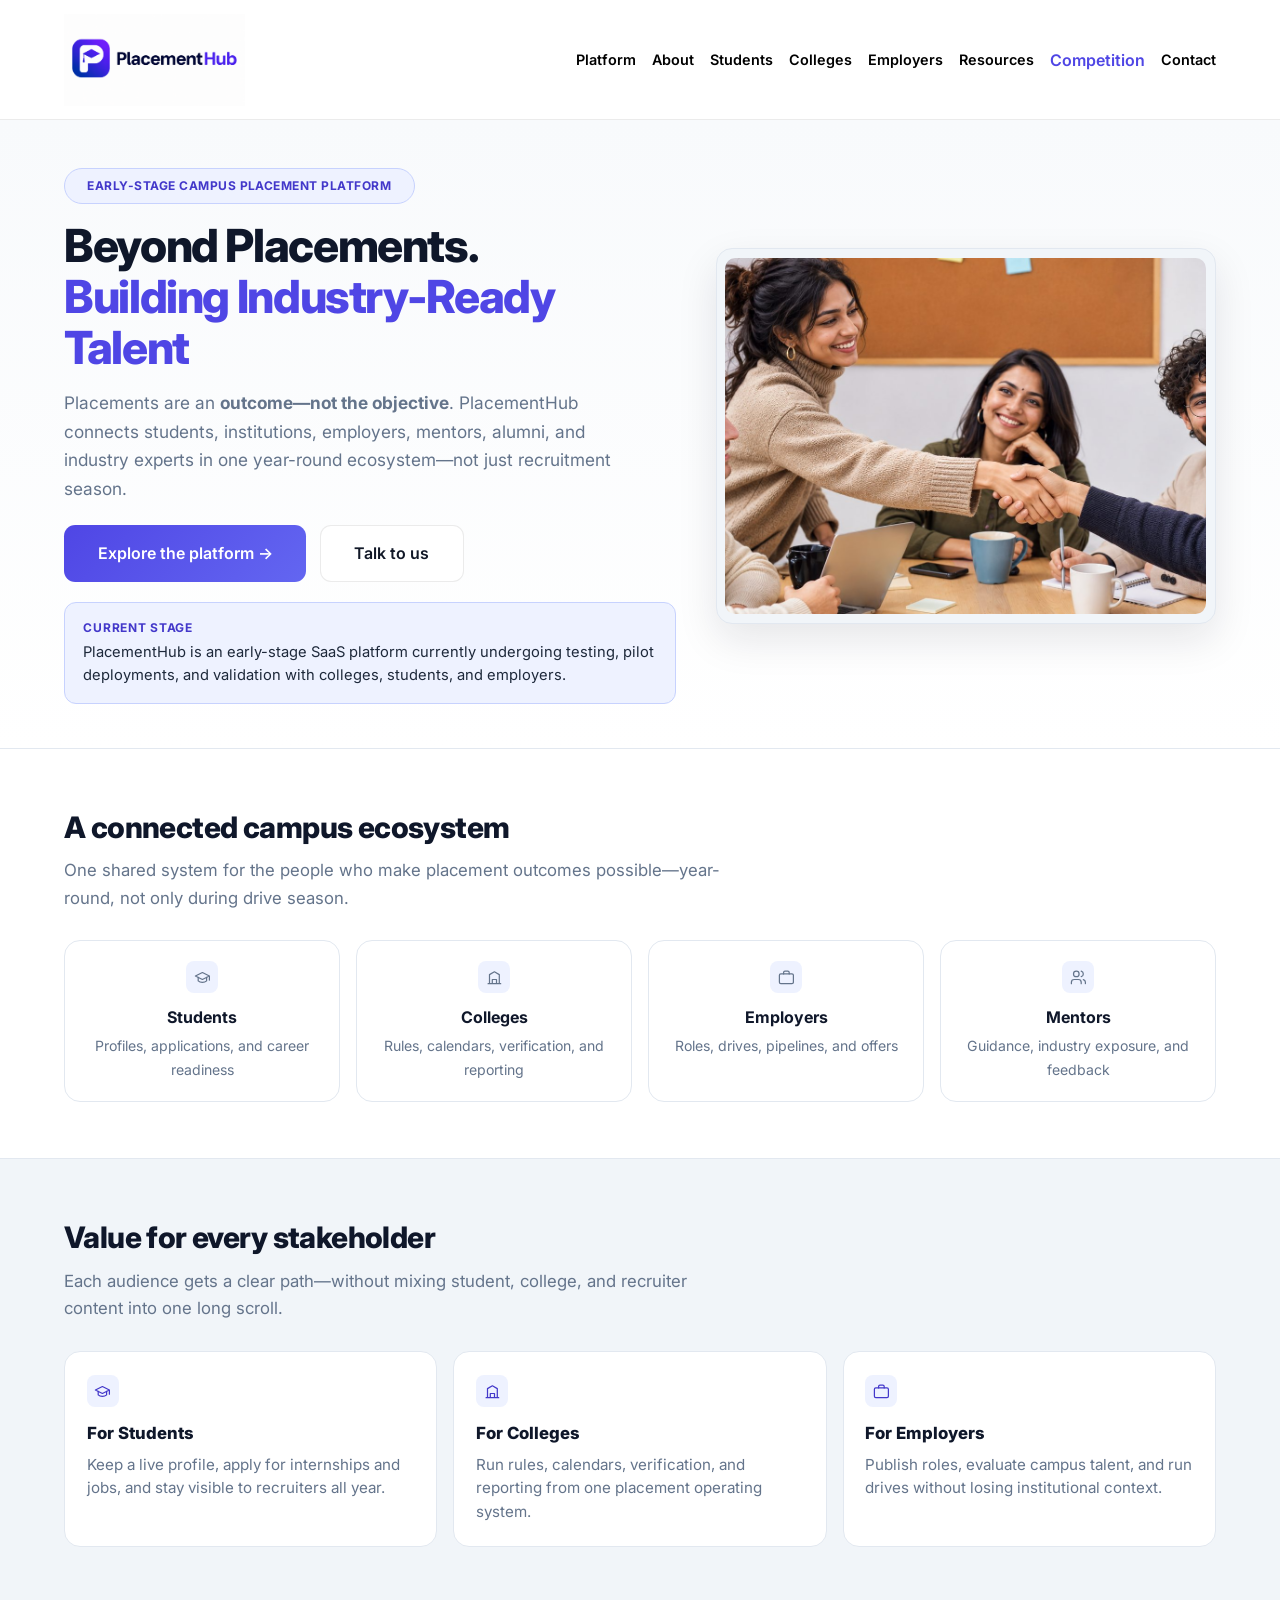
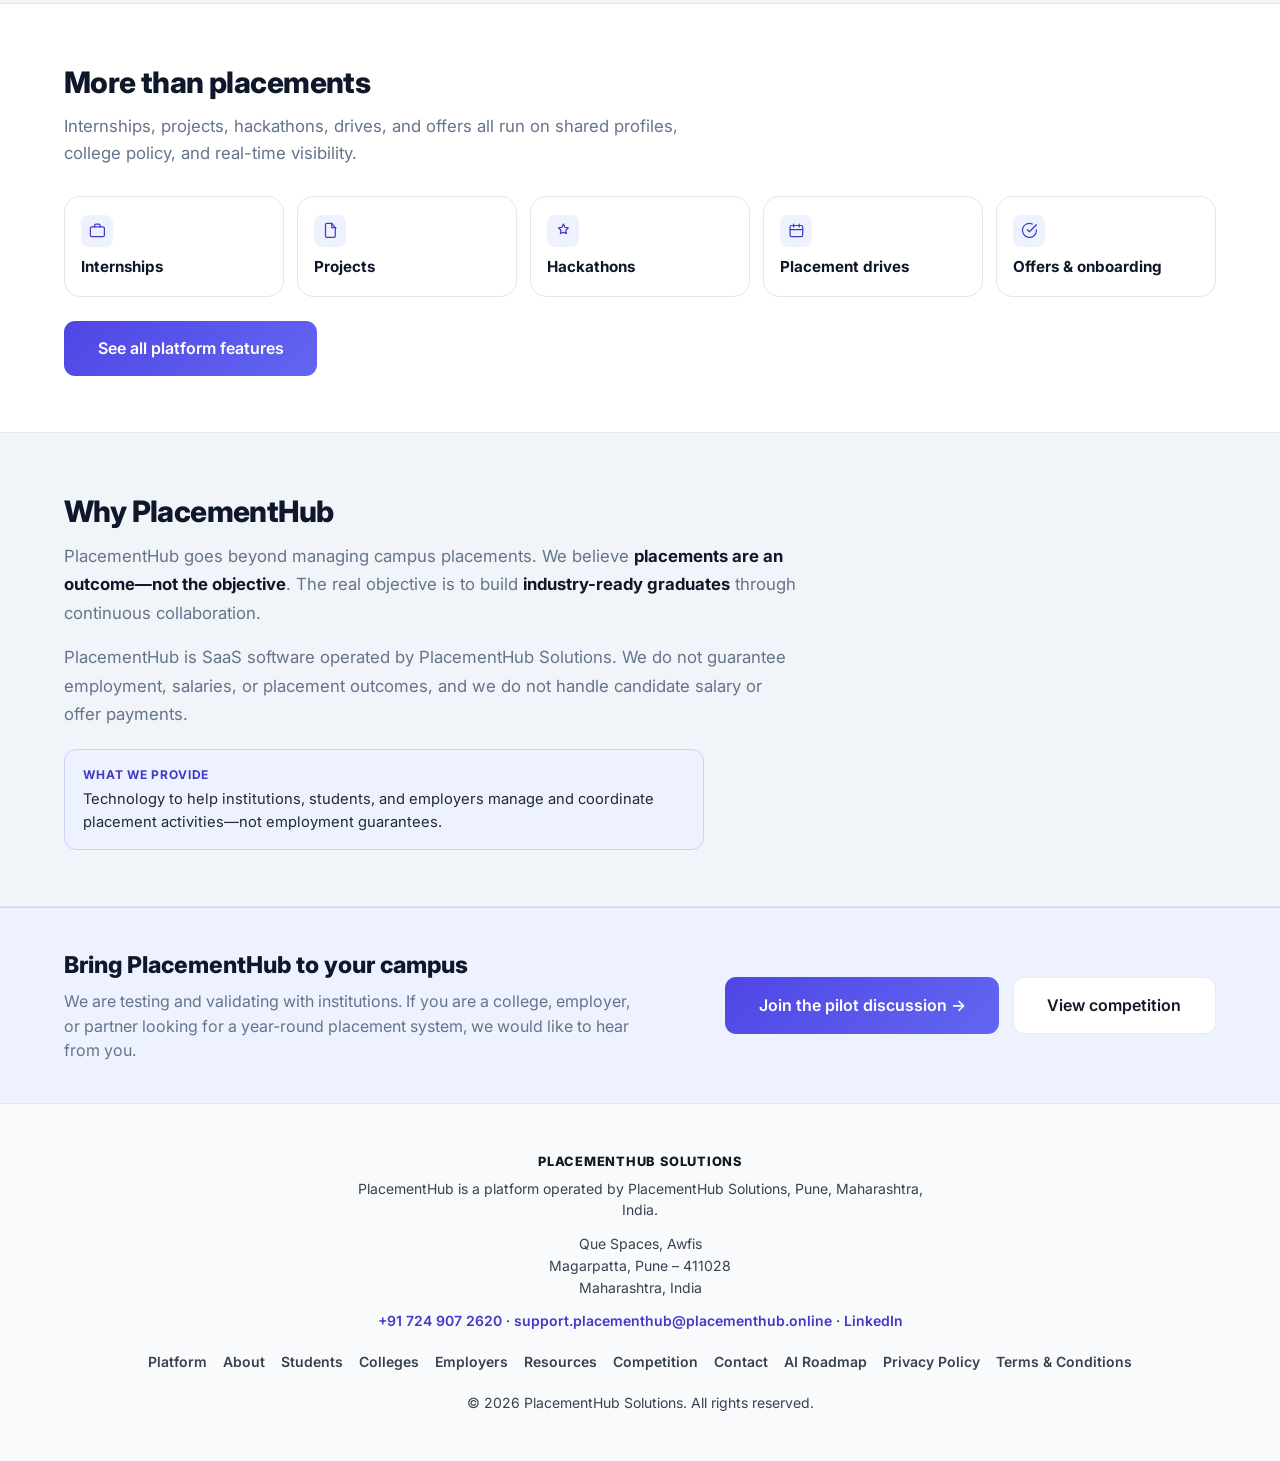
<file: index.html>
<!DOCTYPE html>
<html lang="en">
<head>
  <meta charset="utf-8" />
  <meta name="viewport" content="width=device-width, initial-scale=1" />
  <meta http-equiv="Cache-Control" content="no-cache, no-store, must-revalidate" />
  <meta http-equiv="Pragma" content="no-cache" />
  <title>PlacementHub — Beyond Placements. Building Industry-Ready Talent</title>
  <meta name="description" content="PlacementHub is an early-stage campus placement platform operated by PlacementHub Solutions, Pune. Built for students, colleges, and employers." />
  <link rel="canonical" href="https://placementhub.online/" />
  <script src="/js/refresh.js"></script>
  <link rel="preconnect" href="https://fonts.googleapis.com" />
  <link rel="preconnect" href="https://fonts.gstatic.com" crossorigin />
  <link href="https://fonts.googleapis.com/css2?family=Inter:wght@400;500;600;700;800&display=swap" rel="stylesheet" />
  <link rel="stylesheet" href="/css/site.css?v=20261121j" />
  <link rel="stylesheet" href="/css/pages.css?v=20261121j" />
  <script type="application/ld+json">
  {
    "@context": "https://schema.org",
    "@type": "Organization",
    "name": "PlacementHub Solutions",
    "legalName": "PlacementHub Solutions",
    "url": "https://placementhub.online/",
    "email": "support.placementhub@placementhub.online",
    "telephone": "+91-724-907-2620",
    "address": {
      "@type": "PostalAddress",
      "streetAddress": "Que Spaces, Awfis, Magarpatta",
      "addressLocality": "Pune",
      "postalCode": "411028",
      "addressRegion": "Maharashtra",
      "addressCountry": "IN"
    },
    "founder": {
      "@type": "Person",
      "name": "Sandeep Jain",
      "sameAs": "https://www.linkedin.com/in/jain35/"
    },
    "sameAs": [
      "https://www.linkedin.com/company/placementhubonline/"
    ]
  }
  </script>
  <script>
    (function () {
      var map = {
        '#resources': '/resources/',
        '#features': '/platform/',
        '#about': '/about/',
        '#contact': '/contact/'
      };
      var dest = map[location.hash];
      if (dest) location.replace(dest);
    })();
  </script>
</head>
<body>
  <a class="skip-link" href="#top">Skip to content</a>
  <header class="site-header">
    <div class="header-inner">
      <a class="brand" href="/" aria-label="PlacementHub home">
        <img class="brand-logo" src="/images/logo.png" alt="PlacementHub" width="480" height="92" />
      </a>
      <div class="header-actions">
        <nav class="nav-links" aria-label="Primary">
          <a href="/platform/">Platform</a>
          <a href="/about/">About</a>
          <a href="/students/">Students</a>
          <a href="/colleges/">Colleges</a>
          <a href="/employers/">Employers</a>
          <a href="/resources/">Resources</a>
          <a href="/competition/">Competition</a>
          <a href="/contact/">Contact</a>
        </nav>
      </div>
    </div>
  </header>
  <main id="top" class="ph-page">
    <section class="ph-hero">
      <div class="ph-hero-inner">
        <div class="ph-hero-copy">
          <p class="ph-kicker">Early-stage campus placement platform</p>
          <h1>Beyond Placements.<br /><span>Building Industry-Ready Talent</span></h1>
          <p class="ph-hero-lead">
            Placements are an <strong>outcome—not the objective</strong>.
            PlacementHub connects students, institutions, employers, mentors, alumni, and industry experts in one year-round ecosystem—not just recruitment season.
          </p>
          <div class="ph-hero-actions">
            <a class="btn btn-primary" href="/platform/">Explore the platform →</a>
            <a class="btn btn-secondary" href="/contact/">Talk to us</a>
          </div>
          <aside class="ph-note">
            <strong>Current stage</strong>
            <p>PlacementHub is an early-stage SaaS platform currently undergoing testing, pilot deployments, and validation with colleges, students, and employers.</p>
          </aside>
        </div>
        <div class="ph-hero-visual">
          <img
            src="/images/competition-hero.jpg"
            alt="Professionals collaborating around a conference table"
            width="2056"
            height="765"
            fetchpriority="high"
          />
        </div>
      </div>
    </section>

    <section class="ph-section">
      <div class="ph-wrap">
        <h2 class="ph-title">A connected campus ecosystem</h2>
        <p class="ph-lead">One shared system for the people who make placement outcomes possible—year-round, not only during drive season.</p>
        <div class="ph-ecosystem">
          <div class="ph-eco-item">
            <span class="ph-ico" aria-hidden="true"><svg viewBox="0 0 24 24" fill="none" stroke="currentColor" stroke-width="1.75" stroke-linecap="round" stroke-linejoin="round"><path d="M22 10v6M2 10l10-5 10 5-10 5z"/><path d="M6 12v5c3 3 9 3 12 0v-5"/></svg></span>
            <strong>Students</strong>
            <span>Profiles, applications, and career readiness</span>
          </div>
          <div class="ph-eco-item">
            <span class="ph-ico" aria-hidden="true"><svg viewBox="0 0 24 24" fill="none" stroke="currentColor" stroke-width="1.75" stroke-linecap="round" stroke-linejoin="round"><path d="M3 21h18M5 21V8l7-4 7 4v13M9 21v-6h6v6"/></svg></span>
            <strong>Colleges</strong>
            <span>Rules, calendars, verification, and reporting</span>
          </div>
          <div class="ph-eco-item">
            <span class="ph-ico" aria-hidden="true"><svg viewBox="0 0 24 24" fill="none" stroke="currentColor" stroke-width="1.75" stroke-linecap="round" stroke-linejoin="round"><rect x="2" y="7" width="20" height="14" rx="2"/><path d="M16 7V5a2 2 0 0 0-2-2h-4a2 2 0 0 0-2 2v2"/></svg></span>
            <strong>Employers</strong>
            <span>Roles, drives, pipelines, and offers</span>
          </div>
          <div class="ph-eco-item">
            <span class="ph-ico" aria-hidden="true"><svg viewBox="0 0 24 24" fill="none" stroke="currentColor" stroke-width="1.75" stroke-linecap="round" stroke-linejoin="round"><path d="M16 21v-2a4 4 0 0 0-4-4H6a4 4 0 0 0-4 4v2"/><circle cx="9" cy="7" r="4"/><path d="M22 21v-2a4 4 0 0 0-3-3.87M16 3.13a4 4 0 0 1 0 7.75"/></svg></span>
            <strong>Mentors</strong>
            <span>Guidance, industry exposure, and feedback</span>
          </div>
        </div>
      </div>
    </section>

    <section class="ph-section ph-section--muted">
      <div class="ph-wrap">
        <h2 class="ph-title">Value for every stakeholder</h2>
        <p class="ph-lead">Each audience gets a clear path—without mixing student, college, and recruiter content into one long scroll.</p>
        <div class="ph-grid-3">
          <a class="ph-card" href="/students/">
            <span class="ph-ico" aria-hidden="true"><svg viewBox="0 0 24 24" fill="none" stroke="currentColor" stroke-width="1.75" stroke-linecap="round" stroke-linejoin="round"><path d="M22 10v6M2 10l10-5 10 5-10 5z"/><path d="M6 12v5c3 3 9 3 12 0v-5"/></svg></span>
            <h3>For Students</h3>
            <p>Keep a live profile, apply for internships and jobs, and stay visible to recruiters all year.</p>
          </a>
          <a class="ph-card" href="/colleges/">
            <span class="ph-ico" aria-hidden="true"><svg viewBox="0 0 24 24" fill="none" stroke="currentColor" stroke-width="1.75" stroke-linecap="round" stroke-linejoin="round"><path d="M3 21h18M5 21V8l7-4 7 4v13M9 21v-6h6v6"/></svg></span>
            <h3>For Colleges</h3>
            <p>Run rules, calendars, verification, and reporting from one placement operating system.</p>
          </a>
          <a class="ph-card" href="/employers/">
            <span class="ph-ico" aria-hidden="true"><svg viewBox="0 0 24 24" fill="none" stroke="currentColor" stroke-width="1.75" stroke-linecap="round" stroke-linejoin="round"><rect x="2" y="7" width="20" height="14" rx="2"/><path d="M16 7V5a2 2 0 0 0-2-2h-4a2 2 0 0 0-2 2v2"/></svg></span>
            <h3>For Employers</h3>
            <p>Publish roles, evaluate campus talent, and run drives without losing institutional context.</p>
          </a>
        </div>
      </div>
    </section>

    <section class="ph-section">
      <div class="ph-wrap">
        <h2 class="ph-title">More than placements</h2>
        <p class="ph-lead">Internships, projects, hackathons, drives, and offers all run on shared profiles, college policy, and real-time visibility.</p>
        <div class="ph-caps">
          <div class="ph-cap">
            <span class="ph-ico" aria-hidden="true"><svg viewBox="0 0 24 24" fill="none" stroke="currentColor" stroke-width="1.75" stroke-linecap="round" stroke-linejoin="round"><rect x="2" y="7" width="20" height="14" rx="2"/><path d="M16 7V5a2 2 0 0 0-2-2h-4a2 2 0 0 0-2 2v2"/></svg></span>
            <strong>Internships</strong>
          </div>
          <div class="ph-cap">
            <span class="ph-ico" aria-hidden="true"><svg viewBox="0 0 24 24" fill="none" stroke="currentColor" stroke-width="1.75" stroke-linecap="round" stroke-linejoin="round"><path d="M14 2H7a2 2 0 0 0-2 2v16a2 2 0 0 0 2 2h10a2 2 0 0 0 2-2V8z"/><path d="M14 2v6h6"/></svg></span>
            <strong>Projects</strong>
          </div>
          <div class="ph-cap">
            <span class="ph-ico" aria-hidden="true"><svg viewBox="0 0 24 24" fill="none" stroke="currentColor" stroke-width="1.75" stroke-linecap="round" stroke-linejoin="round"><path d="M12 3l2.2 4.5L19 8.3l-3.5 3.4.8 4.8L12 14.8 7.7 16.5l.8-4.8L5 8.3l4.8-.8L12 3z"/></svg></span>
            <strong>Hackathons</strong>
          </div>
          <div class="ph-cap">
            <span class="ph-ico" aria-hidden="true"><svg viewBox="0 0 24 24" fill="none" stroke="currentColor" stroke-width="1.75" stroke-linecap="round" stroke-linejoin="round"><rect x="3" y="5" width="18" height="16" rx="2"/><path d="M16 3v4M8 3v4M3 11h18"/></svg></span>
            <strong>Placement drives</strong>
          </div>
          <div class="ph-cap">
            <span class="ph-ico" aria-hidden="true"><svg viewBox="0 0 24 24" fill="none" stroke="currentColor" stroke-width="1.75" stroke-linecap="round" stroke-linejoin="round"><path d="M22 11.08V12a10 10 0 1 1-5.93-9.14"/><path d="M22 4 12 14.01l-3-3"/></svg></span>
            <strong>Offers &amp; onboarding</strong>
          </div>
        </div>
        <p style="margin: 1.5rem 0 0;"><a class="btn btn-primary" href="/platform/">See all platform features</a></p>
      </div>
    </section>

    <section class="ph-section ph-section--muted">
      <div class="ph-wrap">
        <h2 class="ph-title">Why PlacementHub</h2>
        <div class="ph-prose" style="max-width: 46rem;">
          <p>
            PlacementHub goes beyond managing campus placements. We believe
            <strong>placements are an outcome—not the objective</strong>.
            The real objective is to build <strong>industry-ready graduates</strong> through continuous collaboration.
          </p>
          <p>
            PlacementHub is SaaS software operated by PlacementHub Solutions. We do not guarantee employment, salaries, or
            placement outcomes, and we do not handle candidate salary or offer payments.
          </p>
        </div>
        <aside class="ph-note">
          <strong>What we provide</strong>
          <p>Technology to help institutions, students, and employers manage and coordinate placement activities—not employment guarantees.</p>
        </aside>
      </div>
    </section>

    <section class="ph-cta">
      <div class="ph-wrap ph-cta-inner">
        <div>
          <h2>Bring PlacementHub to your campus</h2>
          <p>We are testing and validating with institutions. If you are a college, employer, or partner looking for a year-round placement system, we would like to hear from you.</p>
        </div>
        <div class="ph-cta-actions">
          <a class="btn btn-primary" href="/contact/">Join the pilot discussion →</a>
          <a class="btn btn-secondary" href="/competition/">View competition</a>
        </div>
      </div>
    </section>
  </main>

  <footer class="site-footer">
    <div class="footer-inner">
      <div class="footer-identity">
        <p class="footer-org">PlacementHub Solutions</p>
        <p class="footer-operated">PlacementHub is a platform operated by PlacementHub Solutions, Pune, Maharashtra, India.</p>
        <address class="footer-address">
          Que Spaces, Awfis<br />
          Magarpatta, Pune – 411028<br />
          Maharashtra, India
        </address>
        <p class="footer-contact-links">
          <a href="tel:+917249072620">+91 724 907 2620</a>
          ·
          <a href="mailto:support.placementhub@placementhub.online">support.placementhub@placementhub.online</a>
          ·
          <a href="https://www.linkedin.com/company/placementhubonline/" target="_blank" rel="noopener noreferrer">LinkedIn</a>
        </p>
      </div>
      <nav class="footer-nav" aria-label="Footer">
        <a href="/platform/">Platform</a>
        <a href="/about/">About</a>
        <a href="/students/">Students</a>
        <a href="/colleges/">Colleges</a>
        <a href="/employers/">Employers</a>
        <a href="/resources/">Resources</a>
        <a href="/competition/">Competition</a>
        <a href="/contact/">Contact</a>
        <a href="https://placementhubsupport-coder.github.io/PlacementHub-AI-Lab/" target="_blank" rel="noopener noreferrer">AI Roadmap</a>
        <a href="/privacy.html">Privacy Policy</a>
        <a href="/terms.html">Terms &amp; Conditions</a>
      </nav>
      <p class="footer-copy">&copy; 2026 PlacementHub Solutions. All rights reserved.</p>
    </div>
  </footer>
</body>
</html>
</file>
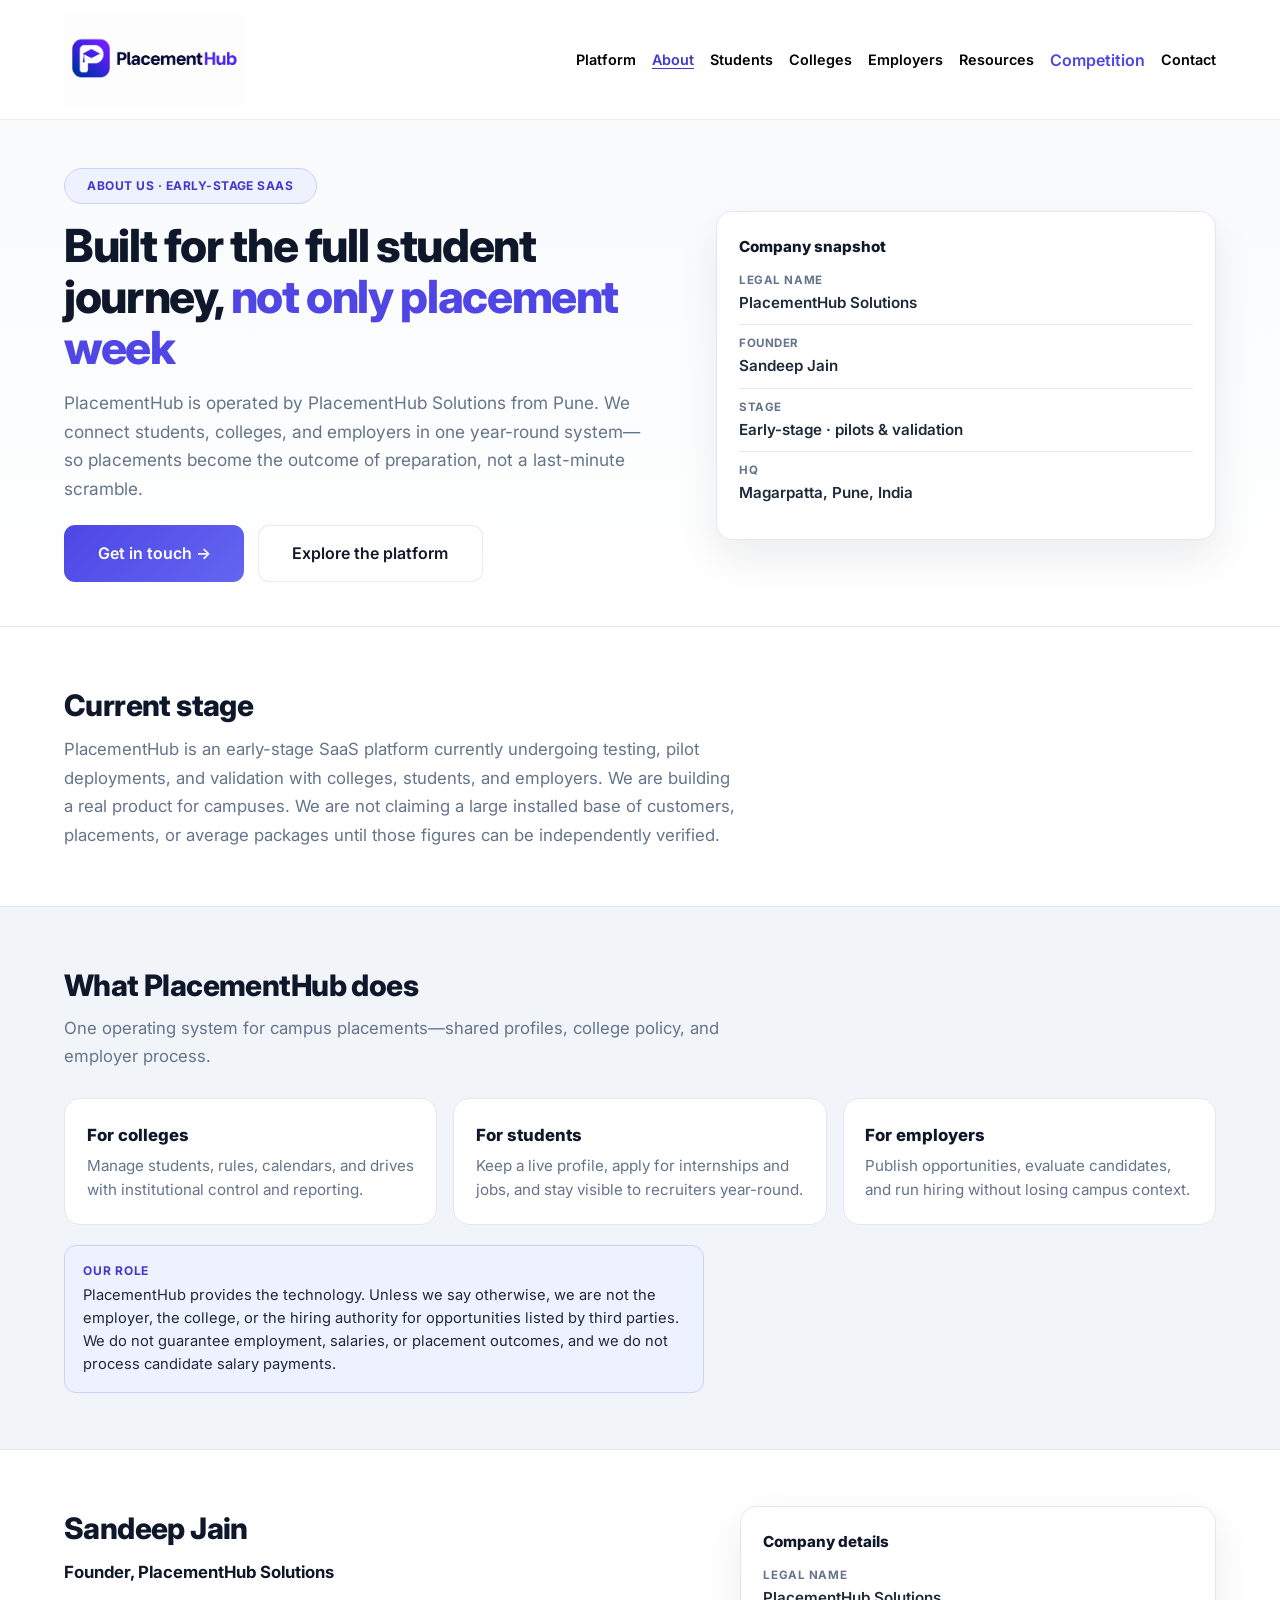
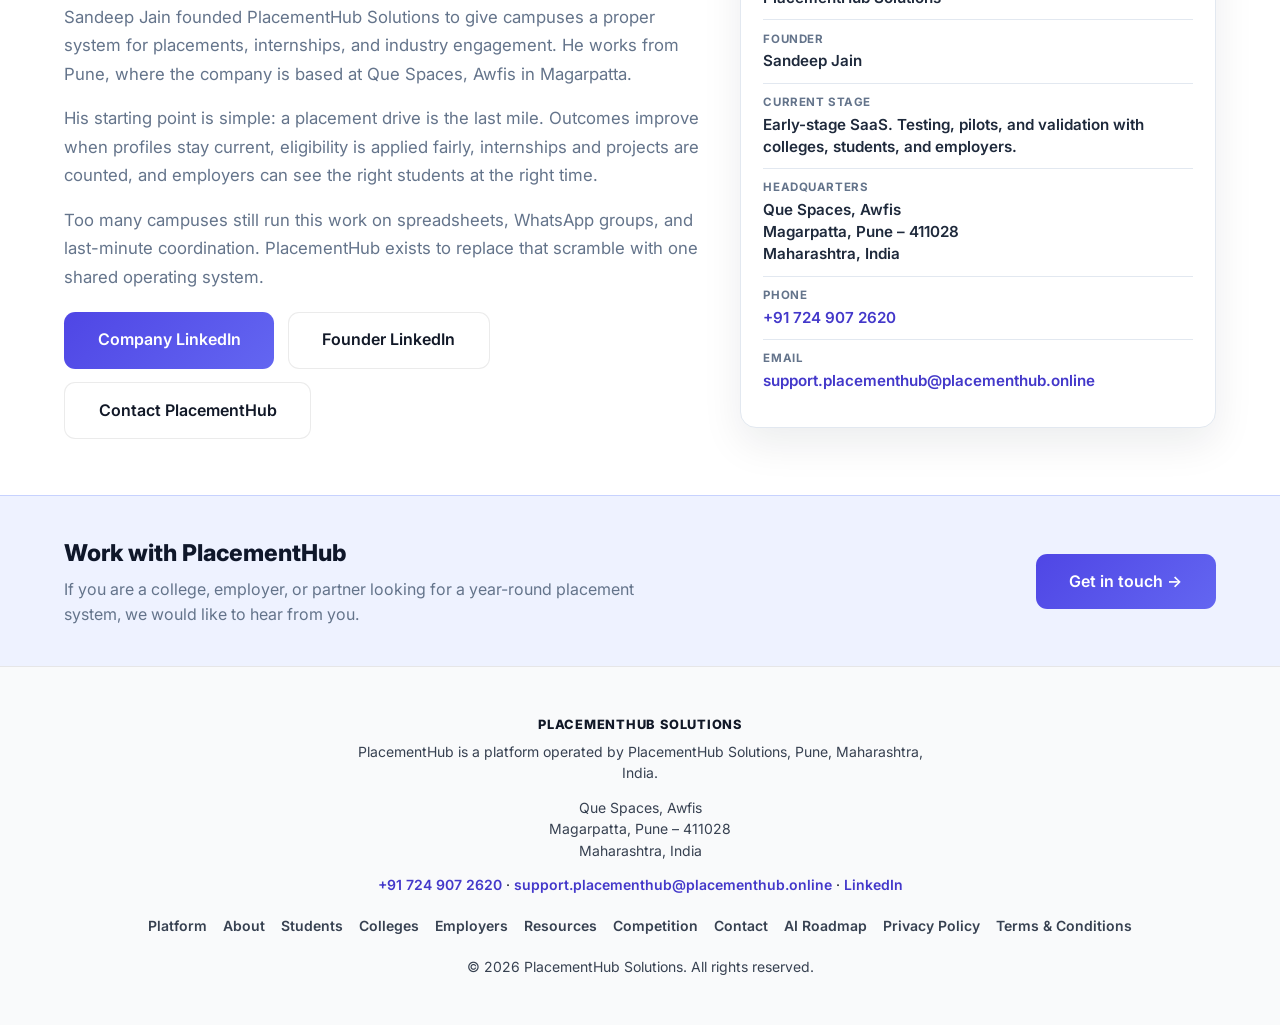
<file: about/index.html>
<!DOCTYPE html>
<html lang="en">
<head>
  <meta charset="utf-8" />
  <meta name="viewport" content="width=device-width, initial-scale=1" />
  <meta http-equiv="Cache-Control" content="no-cache, no-store, must-revalidate" />
  <meta http-equiv="Pragma" content="no-cache" />
  <title>About Us — PlacementHub</title>
  <meta name="description" content="Meet PlacementHub Solutions and founder Sandeep Jain. PlacementHub is an early-stage campus placement platform based in Pune." />
  <link rel="canonical" href="https://placementhub.online/about/" />
  <script src="/js/refresh.js"></script>
  <link rel="preconnect" href="https://fonts.googleapis.com" />
  <link rel="preconnect" href="https://fonts.gstatic.com" crossorigin />
  <link href="https://fonts.googleapis.com/css2?family=Inter:wght@400;500;600;700;800&display=swap" rel="stylesheet" />
  <link rel="stylesheet" href="/css/site.css?v=20261121j" />
  <link rel="stylesheet" href="/css/pages.css?v=20261121j" />
</head>
<body>
  <a class="skip-link" href="#content">Skip to content</a>
  <header class="site-header">
    <div class="header-inner">
      <a class="brand" href="/" aria-label="PlacementHub home">
        <img class="brand-logo" src="/images/logo.png" alt="PlacementHub" width="480" height="92" />
      </a>
      <div class="header-actions">
        <nav class="nav-links" aria-label="Primary">
          <a href="/platform/">Platform</a>
          <a href="/about/" aria-current="page">About</a>
          <a href="/students/">Students</a>
          <a href="/colleges/">Colleges</a>
          <a href="/employers/">Employers</a>
          <a href="/resources/">Resources</a>
          <a href="/competition/">Competition</a>
          <a href="/contact/">Contact</a>
        </nav>
      </div>
    </div>
  </header>
  <main id="content" class="ph-page">
    <section class="ph-hero">
      <div class="ph-hero-inner">
        <div class="ph-hero-copy">
          <p class="ph-kicker">About us · Early-stage SaaS</p>
          <h1>Built for the full student journey, <span>not only placement week</span></h1>
          <p class="ph-hero-lead">PlacementHub is operated by PlacementHub Solutions from Pune. We connect students, colleges, and employers in one year-round system—so placements become the outcome of preparation, not a last-minute scramble.</p>
          <div class="ph-hero-actions">
            <a class="btn btn-primary" href="/contact/">Get in touch →</a>
            <a class="btn btn-secondary" href="/platform/">Explore the platform</a>
          </div>
        </div>
        <aside class="ph-hero-panel" aria-label="Company snapshot">
          <h3>Company snapshot</h3>
          <dl>
            <div class="pair"><dt>Legal name</dt><dd>PlacementHub Solutions</dd></div>
            <div class="pair"><dt>Founder</dt><dd>Sandeep Jain</dd></div>
            <div class="pair"><dt>Stage</dt><dd>Early-stage · pilots &amp; validation</dd></div>
            <div class="pair"><dt>HQ</dt><dd>Magarpatta, Pune, India</dd></div>
          </dl>
        </aside>
      </div>
    </section>

    <section class="ph-section">
      <div class="ph-wrap">
        <h2 class="ph-title">Current stage</h2>
        <div class="ph-prose" style="max-width:42rem">
          <p>PlacementHub is an early-stage SaaS platform currently undergoing testing, pilot deployments, and validation with colleges, students, and employers. We are building a real product for campuses. We are not claiming a large installed base of customers, placements, or average packages until those figures can be independently verified.</p>
        </div>
      </div>
    </section>

    <section class="ph-section ph-section--muted">
      <div class="ph-wrap">
        <h2 class="ph-title">What PlacementHub does</h2>
        <p class="ph-lead">One operating system for campus placements—shared profiles, college policy, and employer process.</p>
        <div class="ph-grid-3">
          <article class="ph-card">
            <h3>For colleges</h3>
            <p>Manage students, rules, calendars, and drives with institutional control and reporting.</p>
          </article>
          <article class="ph-card">
            <h3>For students</h3>
            <p>Keep a live profile, apply for internships and jobs, and stay visible to recruiters year-round.</p>
          </article>
          <article class="ph-card">
            <h3>For employers</h3>
            <p>Publish opportunities, evaluate candidates, and run hiring without losing campus context.</p>
          </article>
        </div>
        <aside class="ph-note">
          <strong>Our role</strong>
          <p>PlacementHub provides the technology. Unless we say otherwise, we are not the employer, the college, or the hiring authority for opportunities listed by third parties. We do not guarantee employment, salaries, or placement outcomes, and we do not process candidate salary payments.</p>
        </aside>
      </div>
    </section>

    <section class="ph-section">
      <div class="ph-wrap ph-split">
        <div class="ph-prose">
          <h2 class="ph-title">Sandeep Jain</h2>
          <p><strong>Founder, PlacementHub Solutions</strong></p>
          <p>Sandeep Jain founded PlacementHub Solutions to give campuses a proper system for placements, internships, and industry engagement. He works from Pune, where the company is based at Que Spaces, Awfis in Magarpatta.</p>
          <p>His starting point is simple: a placement drive is the last mile. Outcomes improve when profiles stay current, eligibility is applied fairly, internships and projects are counted, and employers can see the right students at the right time.</p>
          <p>Too many campuses still run this work on spreadsheets, WhatsApp groups, and last-minute coordination. PlacementHub exists to replace that scramble with one shared operating system.</p>
          <div class="ph-hero-actions" style="margin-top:1.25rem">
            <a class="btn btn-primary" href="https://www.linkedin.com/company/placementhubonline/" target="_blank" rel="noopener noreferrer">Company LinkedIn</a>
            <a class="btn btn-secondary" href="https://www.linkedin.com/in/jain35/" target="_blank" rel="noopener noreferrer">Founder LinkedIn</a>
            <a class="btn btn-secondary" href="/contact/">Contact PlacementHub</a>
          </div>
        </div>
        <aside class="ph-hero-panel" aria-label="Company details">
          <h3>Company details</h3>
          <dl>
            <div class="pair"><dt>Legal name</dt><dd>PlacementHub Solutions</dd></div>
            <div class="pair"><dt>Founder</dt><dd>Sandeep Jain</dd></div>
            <div class="pair"><dt>Current stage</dt><dd>Early-stage SaaS. Testing, pilots, and validation with colleges, students, and employers.</dd></div>
            <div class="pair"><dt>Headquarters</dt><dd>Que Spaces, Awfis<br />Magarpatta, Pune – 411028<br />Maharashtra, India</dd></div>
            <div class="pair"><dt>Phone</dt><dd><a href="tel:+917249072620">+91 724 907 2620</a></dd></div>
            <div class="pair"><dt>Email</dt><dd><a href="mailto:support.placementhub@placementhub.online">support.placementhub@placementhub.online</a></dd></div>
          </dl>
        </aside>
      </div>
    </section>

    <section class="ph-cta">
      <div class="ph-wrap ph-cta-inner">
        <div>
          <h2>Work with PlacementHub</h2>
          <p>If you are a college, employer, or partner looking for a year-round placement system, we would like to hear from you.</p>
        </div>
        <div class="ph-cta-actions">
          <a class="btn btn-primary" href="/contact/">Get in touch →</a>
        </div>
      </div>
    </section>
  </main>

  <footer class="site-footer">
    <div class="footer-inner">
      <div class="footer-identity">
        <p class="footer-org">PlacementHub Solutions</p>
        <p class="footer-operated">PlacementHub is a platform operated by PlacementHub Solutions, Pune, Maharashtra, India.</p>
        <address class="footer-address">
          Que Spaces, Awfis<br />
          Magarpatta, Pune – 411028<br />
          Maharashtra, India
        </address>
        <p class="footer-contact-links">
          <a href="tel:+917249072620">+91 724 907 2620</a>
          ·
          <a href="mailto:support.placementhub@placementhub.online">support.placementhub@placementhub.online</a>
          ·
          <a href="https://www.linkedin.com/company/placementhubonline/" target="_blank" rel="noopener noreferrer">LinkedIn</a>
        </p>
      </div>
      <nav class="footer-nav" aria-label="Footer">
        <a href="/platform/">Platform</a>
        <a href="/about/">About</a>
        <a href="/students/">Students</a>
        <a href="/colleges/">Colleges</a>
        <a href="/employers/">Employers</a>
        <a href="/resources/">Resources</a>
        <a href="/competition/">Competition</a>
        <a href="/contact/">Contact</a>
        <a href="https://placementhubsupport-coder.github.io/PlacementHub-AI-Lab/" target="_blank" rel="noopener noreferrer">AI Roadmap</a>
        <a href="/privacy.html">Privacy Policy</a>
        <a href="/terms.html">Terms &amp; Conditions</a>
      </nav>
      <p class="footer-copy">&copy; 2026 PlacementHub Solutions. All rights reserved.</p>
    </div>
  </footer>
</body>
</html>
</file>
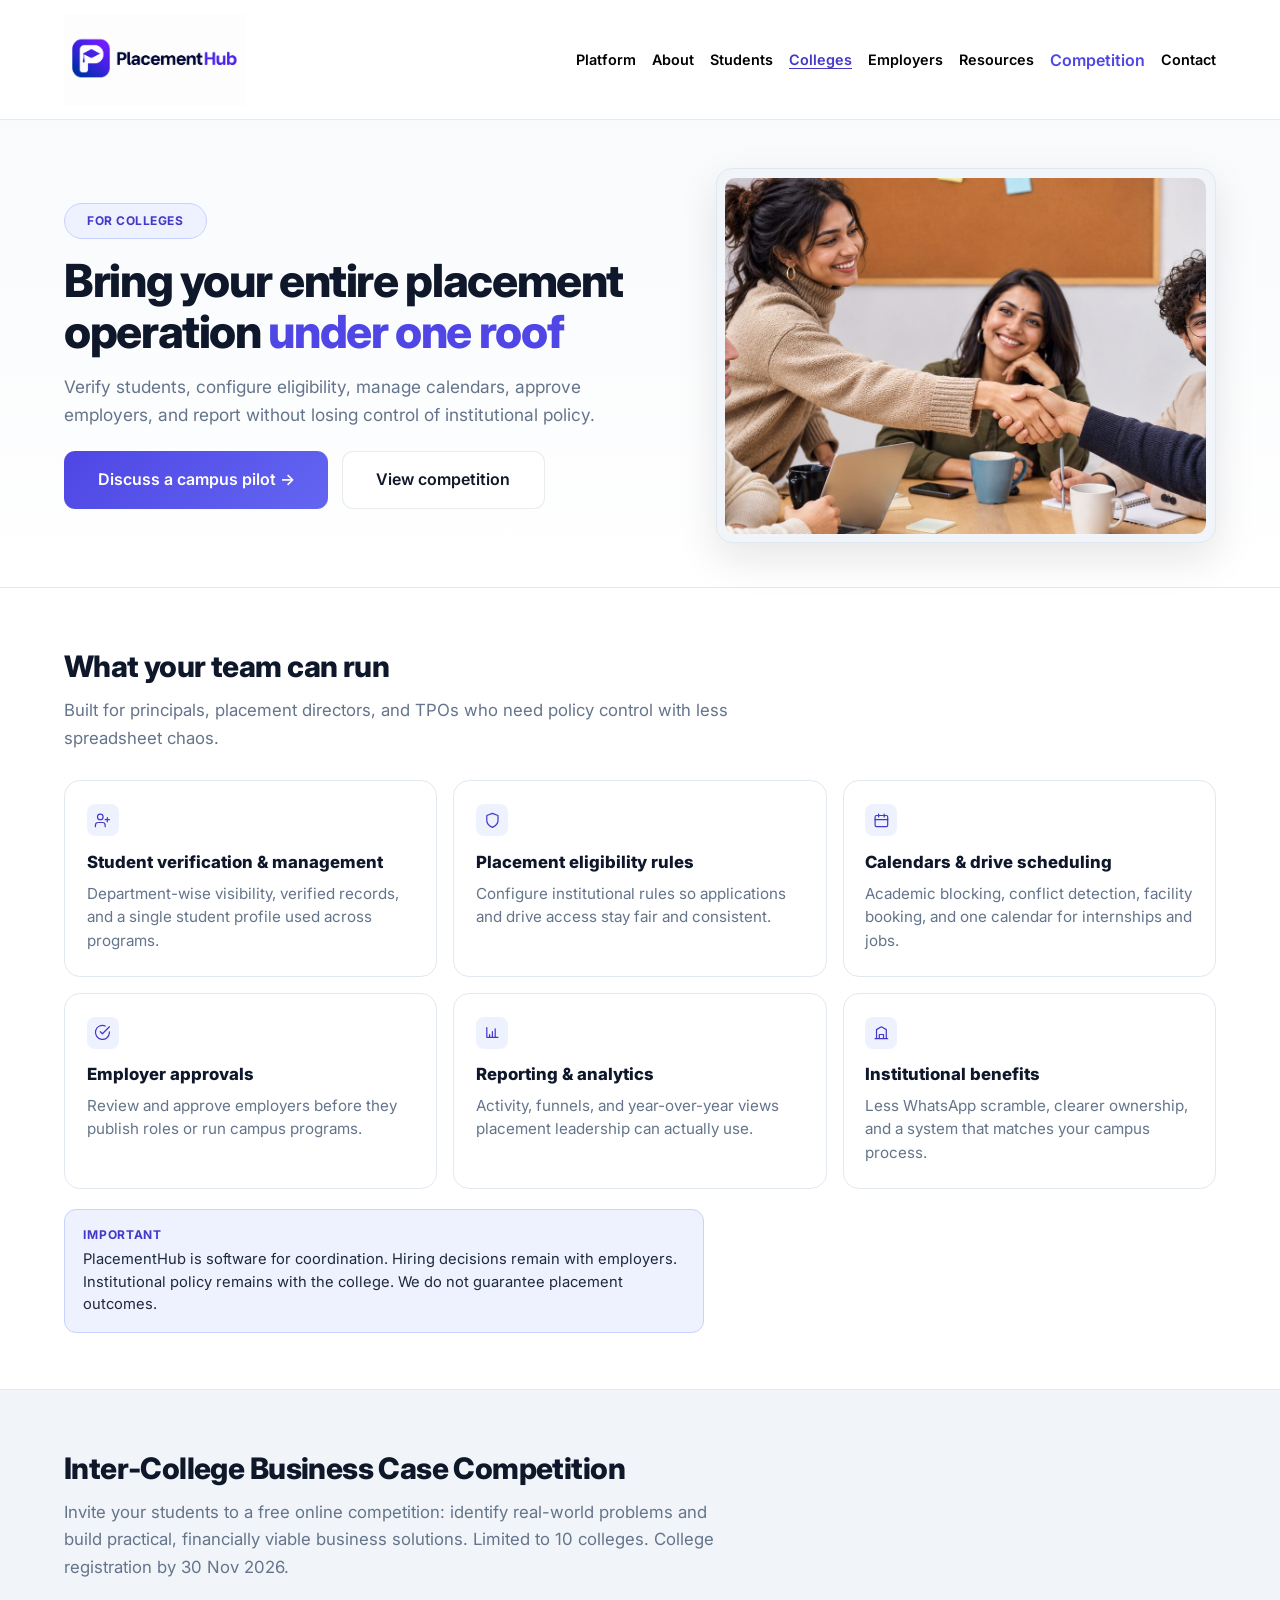
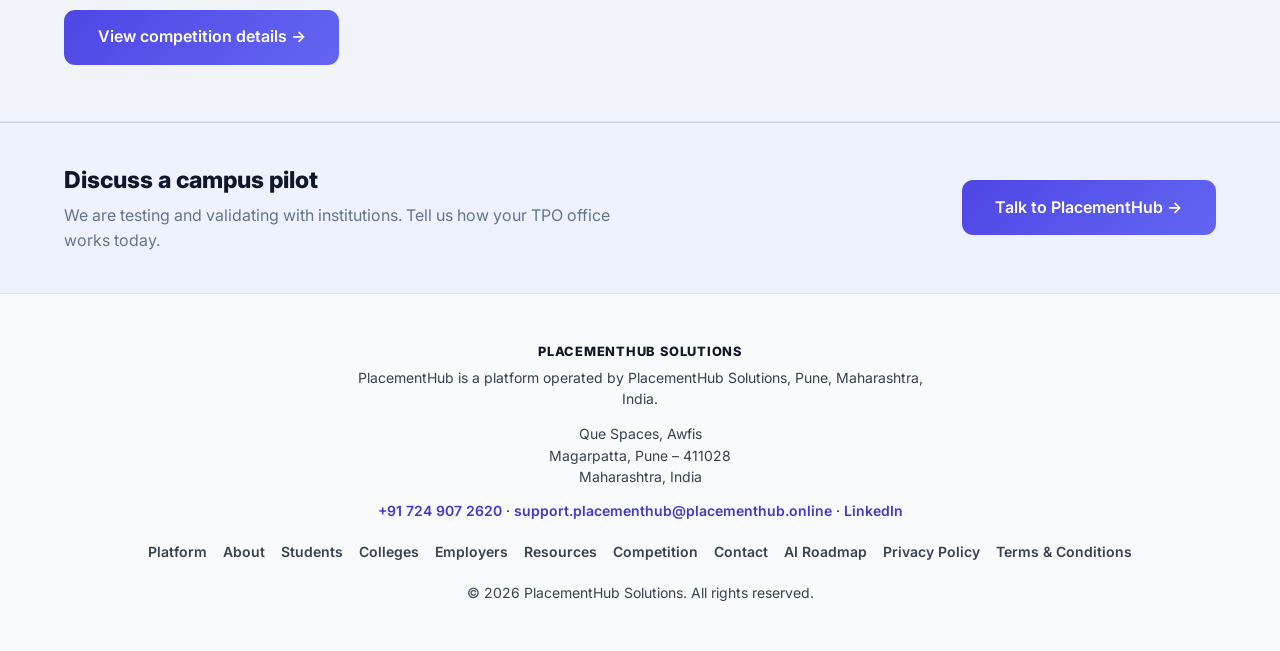
<file: colleges/index.html>
<!DOCTYPE html>
<html lang="en">
<head>
  <meta charset="utf-8" />
  <meta name="viewport" content="width=device-width, initial-scale=1" />
  <meta http-equiv="Cache-Control" content="no-cache, no-store, must-revalidate" />
  <meta http-equiv="Pragma" content="no-cache" />
  <title>For Colleges — PlacementHub</title>
  <meta name="description" content="Run campus placement operations: rules, calendars, verification, employer approvals, and reporting." />
  <link rel="canonical" href="https://placementhub.online/colleges/" />
  <script src="/js/refresh.js"></script>
  <link rel="preconnect" href="https://fonts.googleapis.com" />
  <link rel="preconnect" href="https://fonts.gstatic.com" crossorigin />
  <link href="https://fonts.googleapis.com/css2?family=Inter:wght@400;500;600;700;800&display=swap" rel="stylesheet" />
  <link rel="stylesheet" href="/css/site.css?v=20261121j" />
  <link rel="stylesheet" href="/css/pages.css?v=20261121j" />
</head>
<body>
  <a class="skip-link" href="#content">Skip to content</a>
  <header class="site-header">
    <div class="header-inner">
      <a class="brand" href="/" aria-label="PlacementHub home">
        <img class="brand-logo" src="/images/logo.png" alt="PlacementHub" width="480" height="92" />
      </a>
      <div class="header-actions">
        <nav class="nav-links" aria-label="Primary">
          <a href="/platform/">Platform</a>
          <a href="/about/">About</a>
          <a href="/students/">Students</a>
          <a href="/colleges/" aria-current="page">Colleges</a>
          <a href="/employers/">Employers</a>
          <a href="/resources/">Resources</a>
          <a href="/competition/">Competition</a>
          <a href="/contact/">Contact</a>
        </nav>
      </div>
    </div>
  </header>
  <main id="content" class="ph-page">
    <section class="ph-hero">
      <div class="ph-hero-inner">
        <div class="ph-hero-copy">
          <p class="ph-kicker">For colleges</p>
          <h1>Bring your entire placement operation <span>under one roof</span></h1>
          <p class="ph-hero-lead">Verify students, configure eligibility, manage calendars, approve employers, and report without losing control of institutional policy.</p>
          <div class="ph-hero-actions">
            <a class="btn btn-primary" href="/contact/">Discuss a campus pilot →</a>
            <a class="btn btn-secondary" href="/competition/">View competition</a>
          </div>
        </div>
        <div class="ph-hero-visual">
          <img src="/images/competition-hero.jpg" alt="Campus teams collaborating in a professional setting" width="2056" height="765" fetchpriority="high" />
        </div>
      </div>
    </section>

    <section class="ph-section">
      <div class="ph-wrap">
        <h2 class="ph-title">What your team can run</h2>
        <p class="ph-lead">Built for principals, placement directors, and TPOs who need policy control with less spreadsheet chaos.</p>
        <div class="ph-grid-3">
          <article class="ph-card">
            <span class="ph-ico" aria-hidden="true"><svg viewBox="0 0 24 24" fill="none" stroke="currentColor" stroke-width="1.75" stroke-linecap="round" stroke-linejoin="round"><path d="M16 21v-2a4 4 0 0 0-4-4H6a4 4 0 0 0-4 4v2"/><circle cx="9" cy="7" r="4"/><path d="M22 11h-6M19 8v6"/></svg></span>
            <h3>Student verification &amp; management</h3>
            <p>Department-wise visibility, verified records, and a single student profile used across programs.</p>
          </article>
          <article class="ph-card">
            <span class="ph-ico" aria-hidden="true"><svg viewBox="0 0 24 24" fill="none" stroke="currentColor" stroke-width="1.75" stroke-linecap="round" stroke-linejoin="round"><path d="M12 22s8-4 8-10V5l-8-3-8 3v7c0 6 8 10 8 10z"/></svg></span>
            <h3>Placement eligibility rules</h3>
            <p>Configure institutional rules so applications and drive access stay fair and consistent.</p>
          </article>
          <article class="ph-card">
            <span class="ph-ico" aria-hidden="true"><svg viewBox="0 0 24 24" fill="none" stroke="currentColor" stroke-width="1.75" stroke-linecap="round" stroke-linejoin="round"><rect x="3" y="5" width="18" height="16" rx="2"/><path d="M16 3v4M8 3v4M3 11h18"/></svg></span>
            <h3>Calendars &amp; drive scheduling</h3>
            <p>Academic blocking, conflict detection, facility booking, and one calendar for internships and jobs.</p>
          </article>
          <article class="ph-card">
            <span class="ph-ico" aria-hidden="true"><svg viewBox="0 0 24 24" fill="none" stroke="currentColor" stroke-width="1.75" stroke-linecap="round" stroke-linejoin="round"><path d="M22 11.08V12a10 10 0 1 1-5.93-9.14"/><path d="M22 4 12 14.01l-3-3"/></svg></span>
            <h3>Employer approvals</h3>
            <p>Review and approve employers before they publish roles or run campus programs.</p>
          </article>
          <article class="ph-card">
            <span class="ph-ico" aria-hidden="true"><svg viewBox="0 0 24 24" fill="none" stroke="currentColor" stroke-width="1.75" stroke-linecap="round" stroke-linejoin="round"><path d="M4 19V5M4 19h16M8 15v4M12 11v8M16 7v12"/></svg></span>
            <h3>Reporting &amp; analytics</h3>
            <p>Activity, funnels, and year-over-year views placement leadership can actually use.</p>
          </article>
          <article class="ph-card">
            <span class="ph-ico" aria-hidden="true"><svg viewBox="0 0 24 24" fill="none" stroke="currentColor" stroke-width="1.75" stroke-linecap="round" stroke-linejoin="round"><path d="M3 21h18M5 21V8l7-4 7 4v13M9 21v-6h6v6"/></svg></span>
            <h3>Institutional benefits</h3>
            <p>Less WhatsApp scramble, clearer ownership, and a system that matches your campus process.</p>
          </article>
        </div>
        <aside class="ph-note">
          <strong>Important</strong>
          <p>PlacementHub is software for coordination. Hiring decisions remain with employers. Institutional policy remains with the college. We do not guarantee placement outcomes.</p>
        </aside>
      </div>
    </section>

    <section class="ph-section ph-section--muted">
      <div class="ph-wrap">
        <h2 class="ph-title">Inter-College Business Case Competition</h2>
        <p class="ph-lead">Invite your students to a free online competition: identify real-world problems and build practical, financially viable business solutions. Limited to 10 colleges. College registration by 30 Nov 2026.</p>
        <a class="btn btn-primary" href="/competition/">View competition details →</a>
      </div>
    </section>

    <section class="ph-cta">
      <div class="ph-wrap ph-cta-inner">
        <div>
          <h2>Discuss a campus pilot</h2>
          <p>We are testing and validating with institutions. Tell us how your TPO office works today.</p>
        </div>
        <div class="ph-cta-actions">
          <a class="btn btn-primary" href="/contact/">Talk to PlacementHub →</a>
        </div>
      </div>
    </section>
  </main>

  <footer class="site-footer">
    <div class="footer-inner">
      <div class="footer-identity">
        <p class="footer-org">PlacementHub Solutions</p>
        <p class="footer-operated">PlacementHub is a platform operated by PlacementHub Solutions, Pune, Maharashtra, India.</p>
        <address class="footer-address">
          Que Spaces, Awfis<br />
          Magarpatta, Pune – 411028<br />
          Maharashtra, India
        </address>
        <p class="footer-contact-links">
          <a href="tel:+917249072620">+91 724 907 2620</a>
          ·
          <a href="mailto:support.placementhub@placementhub.online">support.placementhub@placementhub.online</a>
          ·
          <a href="https://www.linkedin.com/company/placementhubonline/" target="_blank" rel="noopener noreferrer">LinkedIn</a>
        </p>
      </div>
      <nav class="footer-nav" aria-label="Footer">
        <a href="/platform/">Platform</a>
        <a href="/about/">About</a>
        <a href="/students/">Students</a>
        <a href="/colleges/">Colleges</a>
        <a href="/employers/">Employers</a>
        <a href="/resources/">Resources</a>
        <a href="/competition/">Competition</a>
        <a href="/contact/">Contact</a>
        <a href="https://placementhubsupport-coder.github.io/PlacementHub-AI-Lab/" target="_blank" rel="noopener noreferrer">AI Roadmap</a>
        <a href="/privacy.html">Privacy Policy</a>
        <a href="/terms.html">Terms &amp; Conditions</a>
      </nav>
      <p class="footer-copy">&copy; 2026 PlacementHub Solutions. All rights reserved.</p>
    </div>
  </footer>
</body>
</html>
</file>
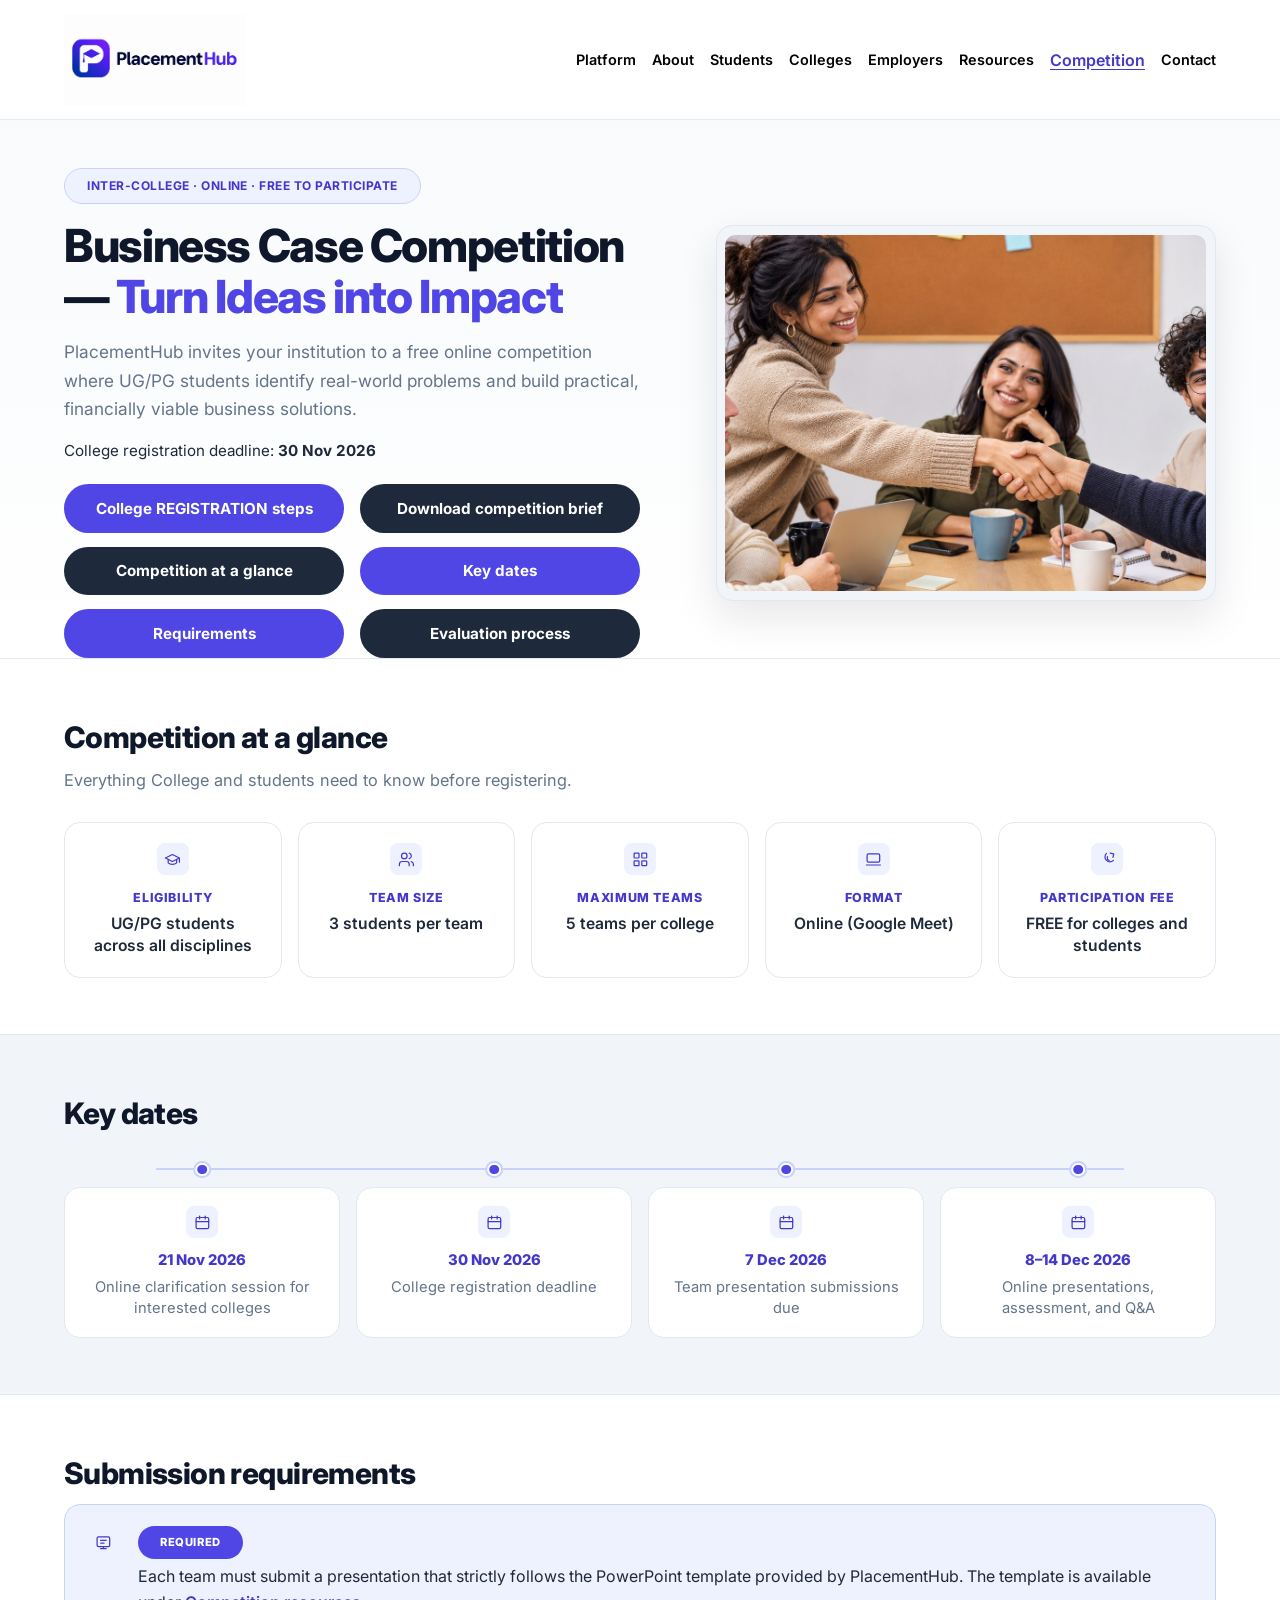
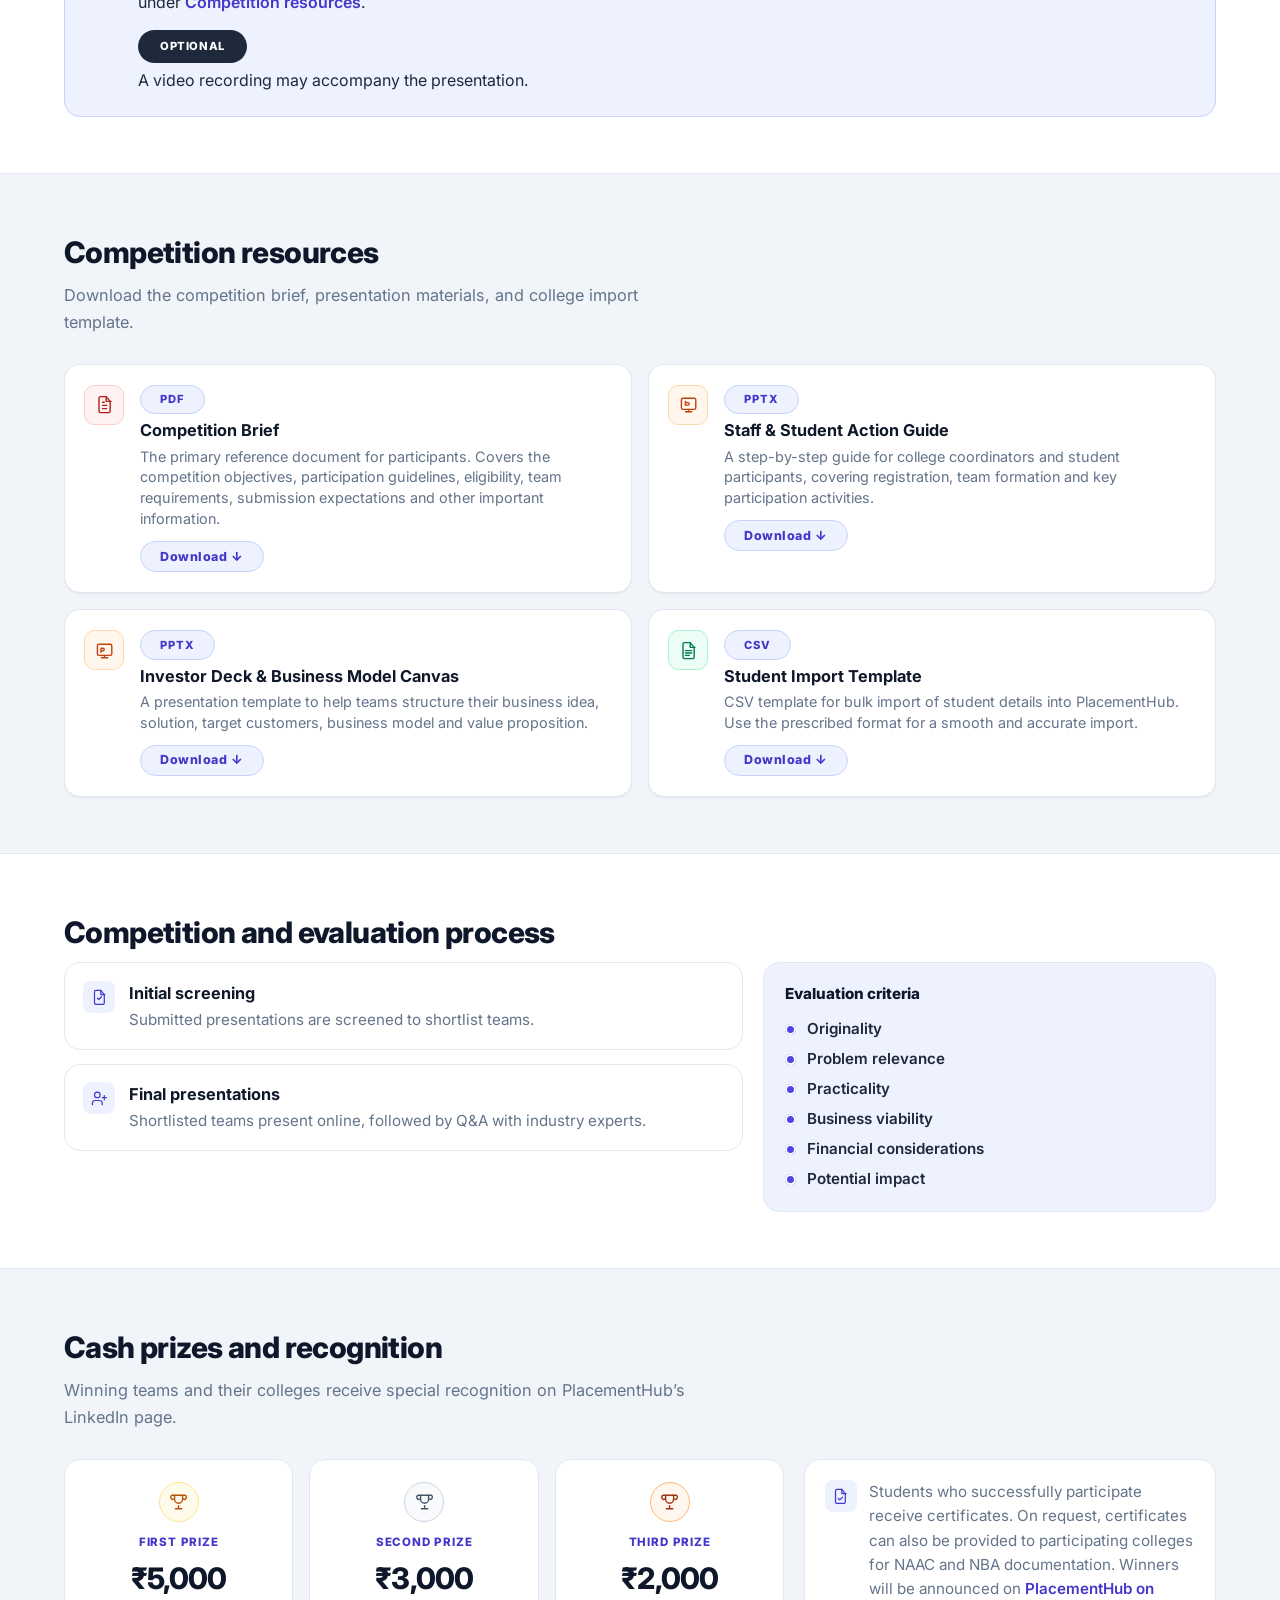
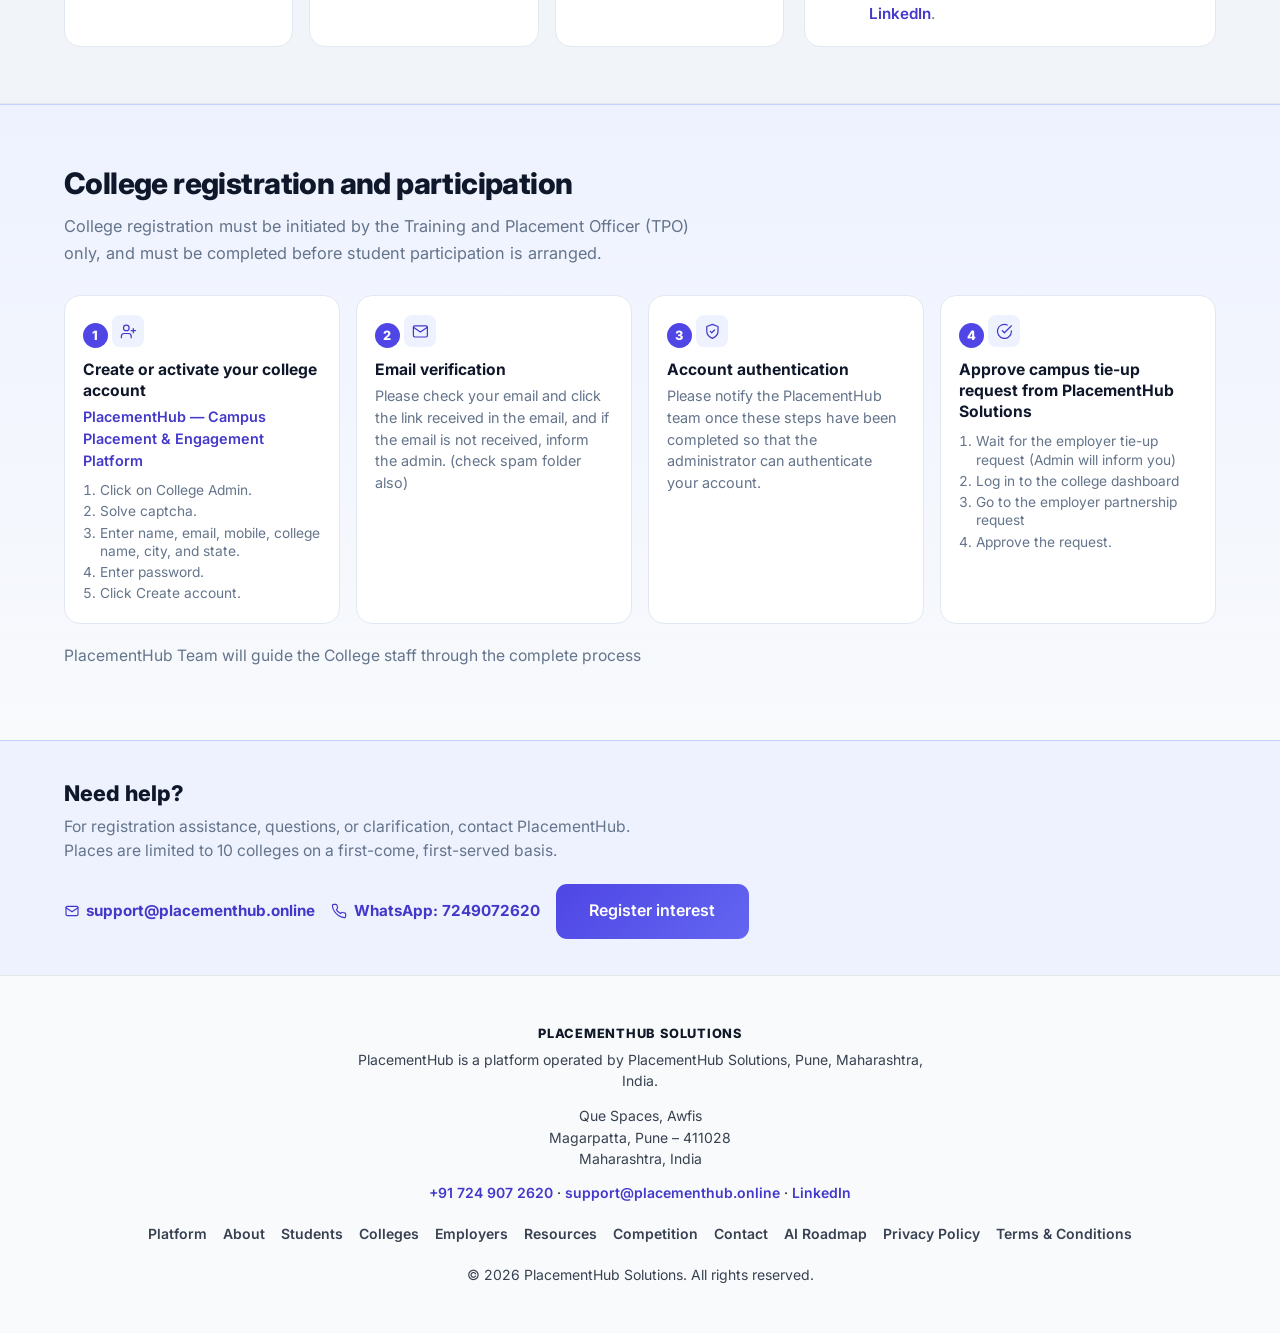
<file: competition/index.html>
<!DOCTYPE html>
<html lang="en">
<head>
  <meta charset="utf-8" />
  <meta name="viewport" content="width=device-width, initial-scale=1" />
  <meta http-equiv="Cache-Control" content="no-cache, no-store, must-revalidate" />
  <meta http-equiv="Pragma" content="no-cache" />
  <title>Inter-College Business Case Competition — PlacementHub</title>
  <meta name="description" content="Free PlacementHub Inter-College Business Case Competition for UG/PG students. Only 10 colleges. Turn ideas into viable business concepts. Register by 30 Nov 2026." />
  <link rel="canonical" href="https://placementhub.online/competition/" />
  <meta property="og:title" content="PlacementHub Inter-College Business Case Competition" />
  <meta property="og:description" content="Turn ideas into impact. Free online business case competition for UG/PG students across all disciplines. Limited to 10 colleges." />
  <meta property="og:url" content="https://placementhub.online/competition/" />
  <meta property="og:type" content="website" />
  <meta property="og:image" content="https://placementhub.online/images/competition-hero.jpg" />
  <meta name="twitter:card" content="summary_large_image" />
  <script src="/js/refresh.js"></script>
  <link rel="preconnect" href="https://fonts.googleapis.com" />
  <link rel="preconnect" href="https://fonts.gstatic.com" crossorigin />
  <link href="https://fonts.googleapis.com/css2?family=Inter:wght@400;500;600;700;800&display=swap" rel="stylesheet" />
  <link rel="stylesheet" href="/css/site.css?v=20261121j" />
  <link rel="stylesheet" href="/css/competition.css?v=20261121j" />
</head>
<body>
  <a class="skip-link" href="#content">Skip to content</a>
  <header class="site-header">
    <div class="header-inner">
      <a class="brand" href="/" aria-label="PlacementHub home">
        <img class="brand-logo" src="/images/logo.png" alt="PlacementHub" width="480" height="92" />
      </a>
      <div class="header-actions">
        <nav class="nav-links" aria-label="Primary">
          <a href="/platform/">Platform</a>
          <a href="/about/">About</a>
          <a href="/students/">Students</a>
          <a href="/colleges/">Colleges</a>
          <a href="/employers/">Employers</a>
          <a href="/resources/">Resources</a>
          <a href="/competition/" aria-current="page">Competition</a>
          <a href="/contact/">Contact</a>
        </nav>
      </div>
    </div>
  </header>
  <main id="content" class="comp-page">
    <section class="comp-hero">
      <div class="comp-hero-inner">
        <div class="comp-hero-copy">
          <p class="comp-kicker">Inter-college · Online · Free to participate</p>
          <h1>Business Case Competition — <span>Turn Ideas into Impact</span></h1>
          <p class="comp-hero-lead">
            PlacementHub invites your institution to a free online competition where UG/PG students identify real-world problems and build practical, financially viable business solutions.
          </p>
          <p class="comp-hero-deadline">College registration deadline: <strong>30 Nov 2026</strong></p>
          <nav class="comp-hero-badges" aria-label="On this page">
            <a class="comp-badge comp-badge--brand" href="#register">College REGISTRATION steps</a>
            <a class="comp-badge comp-badge--contrast" href="#downloads">Download competition brief</a>
            <a class="comp-badge comp-badge--contrast" href="#glance">Competition at a glance</a>
            <a class="comp-badge comp-badge--brand" href="#key-dates">Key dates</a>
            <a class="comp-badge comp-badge--brand" href="#requirements">Requirements</a>
            <a class="comp-badge comp-badge--contrast" href="#evaluation">Evaluation process</a>
          </nav>
        </div>
        <div class="comp-hero-visual">
          <img
            src="/images/competition-hero.jpg"
            alt="Diverse professionals smiling as two colleagues shake hands across a conference table"
            width="2056"
            height="765"
            fetchpriority="high"
          />
        </div>
      </div>
    </section>

    <section class="comp-section" id="glance">
      <div class="comp-wrap">
        <h2 class="comp-title">Competition at a glance</h2>
        <p class="comp-lead">Everything College and students need to know before registering.</p>
        <div class="comp-glance-grid">
          <article class="comp-card">
            <span class="comp-card-ico" aria-hidden="true"><svg viewBox="0 0 24 24" fill="none" stroke="currentColor" stroke-width="1.75" stroke-linecap="round" stroke-linejoin="round"><path d="M22 10v6M2 10l10-5 10 5-10 5z"/><path d="M6 12v5c3 3 9 3 12 0v-5"/></svg></span>
            <h3>Eligibility</h3>
            <p>UG/PG students across all disciplines</p>
          </article>
          <article class="comp-card">
            <span class="comp-card-ico" aria-hidden="true"><svg viewBox="0 0 24 24" fill="none" stroke="currentColor" stroke-width="1.75" stroke-linecap="round" stroke-linejoin="round"><path d="M16 21v-2a4 4 0 0 0-4-4H6a4 4 0 0 0-4 4v2"/><circle cx="9" cy="7" r="4"/><path d="M22 21v-2a4 4 0 0 0-3-3.87M16 3.13a4 4 0 0 1 0 7.75"/></svg></span>
            <h3>Team size</h3>
            <p>3 students per team</p>
          </article>
          <article class="comp-card">
            <span class="comp-card-ico" aria-hidden="true"><svg viewBox="0 0 24 24" fill="none" stroke="currentColor" stroke-width="1.75" stroke-linecap="round" stroke-linejoin="round"><rect x="3" y="3" width="7" height="7" rx="1"/><rect x="14" y="3" width="7" height="7" rx="1"/><rect x="3" y="14" width="7" height="7" rx="1"/><rect x="14" y="14" width="7" height="7" rx="1"/></svg></span>
            <h3>Maximum teams</h3>
            <p>5 teams per college</p>
          </article>
          <article class="comp-card">
            <span class="comp-card-ico" aria-hidden="true"><svg viewBox="0 0 24 24" fill="none" stroke="currentColor" stroke-width="1.75" stroke-linecap="round" stroke-linejoin="round"><rect x="3" y="4" width="18" height="12" rx="2"/><path d="M2 20h20"/></svg></span>
            <h3>Format</h3>
            <p>Online (Google Meet)</p>
          </article>
          <article class="comp-card">
            <span class="comp-card-ico" aria-hidden="true"><svg viewBox="0 0 24 24" fill="none" stroke="currentColor" stroke-width="1.75" stroke-linecap="round" stroke-linejoin="round"><path d="M20.6 13.4A7 7 0 1 1 10.6 3.4"/><path d="M12 8v4l2.5 1.5"/><path d="m16 3 5 1-1 5"/></svg></span>
            <h3>Participation fee</h3>
            <p>FREE for colleges and students</p>
          </article>
        </div>
      </div>
    </section>

    <section class="comp-section comp-section--muted" id="key-dates">
      <div class="comp-wrap">
        <h2 class="comp-title">Key dates</h2>
        <ol class="comp-h-timeline">
          <li>
            <span class="comp-h-timeline-dot" aria-hidden="true"></span>
            <article class="comp-h-timeline-card">
              <span class="comp-card-ico" aria-hidden="true"><svg viewBox="0 0 24 24" fill="none" stroke="currentColor" stroke-width="1.75" stroke-linecap="round" stroke-linejoin="round"><rect x="3" y="5" width="18" height="16" rx="2"/><path d="M16 3v4M8 3v4M3 11h18"/></svg></span>
              <p class="comp-h-timeline-date">21 Nov 2026</p>
              <p class="comp-h-timeline-label">Online clarification session for interested colleges</p>
            </article>
          </li>
          <li>
            <span class="comp-h-timeline-dot" aria-hidden="true"></span>
            <article class="comp-h-timeline-card">
              <span class="comp-card-ico" aria-hidden="true"><svg viewBox="0 0 24 24" fill="none" stroke="currentColor" stroke-width="1.75" stroke-linecap="round" stroke-linejoin="round"><rect x="3" y="5" width="18" height="16" rx="2"/><path d="M16 3v4M8 3v4M3 11h18"/></svg></span>
              <p class="comp-h-timeline-date">30 Nov 2026</p>
              <p class="comp-h-timeline-label">College registration deadline</p>
            </article>
          </li>
          <li>
            <span class="comp-h-timeline-dot" aria-hidden="true"></span>
            <article class="comp-h-timeline-card">
              <span class="comp-card-ico" aria-hidden="true"><svg viewBox="0 0 24 24" fill="none" stroke="currentColor" stroke-width="1.75" stroke-linecap="round" stroke-linejoin="round"><rect x="3" y="5" width="18" height="16" rx="2"/><path d="M16 3v4M8 3v4M3 11h18"/></svg></span>
              <p class="comp-h-timeline-date">7 Dec 2026</p>
              <p class="comp-h-timeline-label">Team presentation submissions due</p>
            </article>
          </li>
          <li>
            <span class="comp-h-timeline-dot" aria-hidden="true"></span>
            <article class="comp-h-timeline-card">
              <span class="comp-card-ico" aria-hidden="true"><svg viewBox="0 0 24 24" fill="none" stroke="currentColor" stroke-width="1.75" stroke-linecap="round" stroke-linejoin="round"><rect x="3" y="5" width="18" height="16" rx="2"/><path d="M16 3v4M8 3v4M3 11h18"/></svg></span>
              <p class="comp-h-timeline-date">8–14 Dec 2026</p>
              <p class="comp-h-timeline-label">Online presentations, assessment, and Q&amp;A</p>
            </article>
          </li>
        </ol>
      </div>
    </section>

    <section class="comp-section" id="requirements">
      <div class="comp-wrap">
        <h2 class="comp-title">Submission requirements</h2>
        <div class="comp-req-banner">
          <span class="comp-card-ico" aria-hidden="true"><svg viewBox="0 0 24 24" fill="none" stroke="currentColor" stroke-width="1.75" stroke-linecap="round" stroke-linejoin="round"><rect x="3" y="4" width="18" height="14" rx="2"/><path d="M8 21h8M12 18v3M8 9h8M8 13h5"/></svg></span>
          <div class="comp-req-list">
            <div class="comp-req-item">
              <span class="comp-req-badge">Required</span>
              <p>Each team must submit a presentation that strictly follows the PowerPoint template provided by PlacementHub. The template is available under <a href="#downloads">Competition resources</a>.</p>
            </div>
            <div class="comp-req-item">
              <span class="comp-req-badge comp-req-badge--optional">Optional</span>
              <p>A video recording may accompany the presentation.</p>
            </div>
          </div>
        </div>
      </div>
    </section>

    <section class="comp-section comp-section--muted" id="downloads">
      <div class="comp-wrap">
        <h2 class="comp-title">Competition resources</h2>
        <p class="comp-lead">Download the competition brief, presentation materials, and college import template.</p>
        <div class="comp-resources">
          <a class="comp-resource" href="/uploaded/Business_Case_Competition_Brief_V1.pdf" download="Business_Case_Competition_Brief_V1.pdf">
            <span class="comp-resource-icon comp-resource-icon--pdf" aria-hidden="true">
              <svg viewBox="0 0 24 24" fill="none" stroke="currentColor" stroke-width="1.75" stroke-linecap="round" stroke-linejoin="round"><path d="M14 2H7a2 2 0 0 0-2 2v16a2 2 0 0 0 2 2h10a2 2 0 0 0 2-2V8z"/><path d="M14 2v6h6"/><path d="M9.5 13h5M9.5 17h5M9.5 9h2"/></svg>
            </span>
            <span class="comp-resource-body">
              <span class="comp-resource-type">PDF</span>
              <strong>Competition Brief</strong>
              <span>The primary reference document for participants. Covers the competition objectives, participation guidelines, eligibility, team requirements, submission expectations and other important information.</span>
              <span class="comp-resource-dl">Download ↓</span>
            </span>
          </a>
          <a class="comp-resource" href="/uploaded/PlacementHub_Actions_Staff_Students.pptx" download="PlacementHub_Actions_Staff_Students.pptx">
            <span class="comp-resource-icon comp-resource-icon--pptx" aria-hidden="true">
              <svg viewBox="0 0 24 24" fill="none" stroke="currentColor" stroke-width="1.75" stroke-linecap="round" stroke-linejoin="round"><rect x="3" y="4" width="18" height="14" rx="2"/><path d="M8 21h8M12 18v3"/><path d="M8 9.5h3.2a1.6 1.6 0 0 1 0 3.2H8V8"/></svg>
            </span>
            <span class="comp-resource-body">
              <span class="comp-resource-type">PPTX</span>
              <strong>Staff &amp; Student Action Guide</strong>
              <span>A step-by-step guide for college coordinators and student participants, covering registration, team formation and key participation activities.</span>
              <span class="comp-resource-dl">Download ↓</span>
            </span>
          </a>
          <a class="comp-resource" href="/uploaded/PlacementHub_Investor_with_Business_Model_Canvas.pptx" download="PlacementHub_Investor_with_Business_Model_Canvas.pptx">
            <span class="comp-resource-icon comp-resource-icon--pptx" aria-hidden="true">
              <svg viewBox="0 0 24 24" fill="none" stroke="currentColor" stroke-width="1.75" stroke-linecap="round" stroke-linejoin="round"><rect x="3" y="4" width="18" height="14" rx="2"/><path d="M8 21h8M12 18v3"/><path d="M7.5 14V9h2.4a1.6 1.6 0 1 1 0 3.2H7.5"/></svg>
            </span>
            <span class="comp-resource-body">
              <span class="comp-resource-type">PPTX</span>
              <strong>Investor Deck &amp; Business Model Canvas</strong>
              <span>A presentation template to help teams structure their business idea, solution, target customers, business model and value proposition.</span>
              <span class="comp-resource-dl">Download ↓</span>
            </span>
          </a>
          <a class="comp-resource" href="/uploaded/students_import_template1.csv" download="students_import_template1.csv">
            <span class="comp-resource-icon comp-resource-icon--csv" aria-hidden="true">
              <svg viewBox="0 0 24 24" fill="none" stroke="currentColor" stroke-width="1.75" stroke-linecap="round" stroke-linejoin="round"><path d="M14 2H7a2 2 0 0 0-2 2v16a2 2 0 0 0 2 2h10a2 2 0 0 0 2-2V8z"/><path d="M14 2v6h6"/><path d="M8 12h8M8 15h8M8 18h5"/></svg>
            </span>
            <span class="comp-resource-body">
              <span class="comp-resource-type">CSV</span>
              <strong>Student Import Template</strong>
              <span>CSV template for bulk import of student details into PlacementHub. Use the prescribed format for a smooth and accurate import.</span>
              <span class="comp-resource-dl">Download ↓</span>
            </span>
          </a>
        </div>
      </div>
    </section>

    <section class="comp-section" id="evaluation">
      <div class="comp-wrap">
        <h2 class="comp-title">Competition and evaluation process</h2>
        <div class="comp-eval-grid">
          <div class="comp-eval-stages">
            <article class="comp-process-item">
              <span class="comp-card-ico" aria-hidden="true"><svg viewBox="0 0 24 24" fill="none" stroke="currentColor" stroke-width="1.75" stroke-linecap="round" stroke-linejoin="round"><path d="M14 2H7a2 2 0 0 0-2 2v16a2 2 0 0 0 2 2h10a2 2 0 0 0 2-2V8z"/><path d="M14 2v6h6M9 13l2 2 4-4"/></svg></span>
              <div>
                <strong>Initial screening</strong>
                <p>Submitted presentations are screened to shortlist teams.</p>
              </div>
            </article>
            <article class="comp-process-item">
              <span class="comp-card-ico" aria-hidden="true"><svg viewBox="0 0 24 24" fill="none" stroke="currentColor" stroke-width="1.75" stroke-linecap="round" stroke-linejoin="round"><path d="M16 21v-2a4 4 0 0 0-4-4H6a4 4 0 0 0-4 4v2"/><circle cx="9" cy="7" r="4"/><path d="M22 11h-6M19 8v6"/></svg></span>
              <div>
                <strong>Final presentations</strong>
                <p>Shortlisted teams present online, followed by Q&amp;A with industry experts.</p>
              </div>
            </article>
          </div>
          <aside class="comp-criteria">
            <h3>Evaluation criteria</h3>
            <ul>
              <li>Originality</li>
              <li>Problem relevance</li>
              <li>Practicality</li>
              <li>Business viability</li>
              <li>Financial considerations</li>
              <li>Potential impact</li>
            </ul>
          </aside>
        </div>
      </div>
    </section>

    <section class="comp-section comp-section--muted" id="prizes" aria-labelledby="prizes-heading">
      <div class="comp-wrap">
        <h2 class="comp-title" id="prizes-heading">Cash prizes and recognition</h2>
        <p class="comp-lead">Winning teams and their colleges receive special recognition on PlacementHub’s LinkedIn page.</p>
        <div class="comp-prizes-layout">
          <div class="comp-prizes">
            <div class="comp-prize">
              <span class="comp-prize-icon comp-prize-icon--gold" aria-hidden="true">
                <svg viewBox="0 0 24 24" fill="none" stroke="currentColor" stroke-width="1.75" stroke-linecap="round" stroke-linejoin="round"><path d="M8 21h8M12 17v4M7 4h10v5a5 5 0 0 1-10 0V4z"/><path d="M7 4H4a2 2 0 0 0 2 5M17 4h3a2 2 0 0 1-2 5"/></svg>
              </span>
              <p class="comp-prize-place">First prize</p>
              <p class="comp-prize-amount">₹5,000</p>
            </div>
            <div class="comp-prize">
              <span class="comp-prize-icon comp-prize-icon--silver" aria-hidden="true">
                <svg viewBox="0 0 24 24" fill="none" stroke="currentColor" stroke-width="1.75" stroke-linecap="round" stroke-linejoin="round"><path d="M8 21h8M12 17v4M7 4h10v5a5 5 0 0 1-10 0V4z"/><path d="M7 4H4a2 2 0 0 0 2 5M17 4h3a2 2 0 0 1-2 5"/></svg>
              </span>
              <p class="comp-prize-place">Second prize</p>
              <p class="comp-prize-amount">₹3,000</p>
            </div>
            <div class="comp-prize">
              <span class="comp-prize-icon comp-prize-icon--bronze" aria-hidden="true">
                <svg viewBox="0 0 24 24" fill="none" stroke="currentColor" stroke-width="1.75" stroke-linecap="round" stroke-linejoin="round"><path d="M8 21h8M12 17v4M7 4h10v5a5 5 0 0 1-10 0V4z"/><path d="M7 4H4a2 2 0 0 0 2 5M17 4h3a2 2 0 0 1-2 5"/></svg>
              </span>
              <p class="comp-prize-place">Third prize</p>
              <p class="comp-prize-amount">₹2,000</p>
            </div>
          </div>
          <aside class="comp-cert-note">
            <span class="comp-card-ico" aria-hidden="true"><svg viewBox="0 0 24 24" fill="none" stroke="currentColor" stroke-width="1.75" stroke-linecap="round" stroke-linejoin="round"><path d="M14 2H7a2 2 0 0 0-2 2v16a2 2 0 0 0 2 2h10a2 2 0 0 0 2-2V8z"/><path d="M14 2v6h6M9 15l2 2 4-4"/></svg></span>
            <p>
              Students who successfully participate receive certificates. On request, certificates can also be provided to participating colleges for NAAC and NBA documentation.
              Winners will be announced on
              <a href="https://www.linkedin.com/company/placementhubonline/" target="_blank" rel="noopener noreferrer">PlacementHub on LinkedIn</a>.
            </p>
          </aside>
        </div>
      </div>
    </section>

    <section class="comp-section comp-section--register" id="register">
      <div class="comp-wrap">
        <h2 class="comp-title">College registration and participation</h2>
        <p class="comp-lead">
          College registration must be initiated by the Training and Placement Officer (TPO) only, and must be completed before student participation is arranged.
        </p>
        <ol class="comp-flow">
          <li>
            <span class="comp-flow-num">1</span>
            <span class="comp-card-ico" aria-hidden="true"><svg viewBox="0 0 24 24" fill="none" stroke="currentColor" stroke-width="1.75" stroke-linecap="round" stroke-linejoin="round"><path d="M16 21v-2a4 4 0 0 0-4-4H6a4 4 0 0 0-4 4v2"/><circle cx="9" cy="7" r="4"/><path d="M19 8v6M22 11h-6"/></svg></span>
            <strong>Create or activate your college account</strong>
            <p>
              <a href="https://app.placementhub.online/register" target="_blank" rel="noopener noreferrer">PlacementHub — Campus Placement &amp; Engagement Platform</a>
            </p>
            <ol class="comp-substeps">
              <li>Click on College Admin.</li>
              <li>Solve captcha.</li>
              <li>Enter name, email, mobile, college name, city, and state.</li>
              <li>Enter password.</li>
              <li>Click Create account.</li>
            </ol>
          </li>
          <li>
            <span class="comp-flow-num">2</span>
            <span class="comp-card-ico" aria-hidden="true"><svg viewBox="0 0 24 24" fill="none" stroke="currentColor" stroke-width="1.75" stroke-linecap="round" stroke-linejoin="round"><path d="M4 4h16c1.1 0 2 .9 2 2v12c0 1.1-.9 2-2 2H4c-1.1 0-2-.9-2-2V6c0-1.1.9-2 2-2z"/><path d="m22 6-10 7L2 6"/></svg></span>
            <strong>Email verification</strong>
            <p>Please check your email and click the link received in the email, and if the email is not received, inform the admin. (check spam folder also)</p>
          </li>
          <li>
            <span class="comp-flow-num">3</span>
            <span class="comp-card-ico" aria-hidden="true"><svg viewBox="0 0 24 24" fill="none" stroke="currentColor" stroke-width="1.75" stroke-linecap="round" stroke-linejoin="round"><path d="M12 22s8-4 8-10V5l-8-3-8 3v7c0 6 8 10 8 10z"/><path d="m9 12 2 2 4-4"/></svg></span>
            <strong>Account authentication</strong>
            <p>Please notify the PlacementHub team once these steps have been completed so that the administrator can authenticate your account.</p>
          </li>
          <li>
            <span class="comp-flow-num">4</span>
            <span class="comp-card-ico" aria-hidden="true"><svg viewBox="0 0 24 24" fill="none" stroke="currentColor" stroke-width="1.75" stroke-linecap="round" stroke-linejoin="round"><path d="M22 11.08V12a10 10 0 1 1-5.93-9.14"/><path d="M22 4 12 14.01l-3-3"/></svg></span>
            <strong>Approve campus tie-up request from PlacementHub Solutions</strong>
            <ol class="comp-substeps">
              <li>Wait for the employer tie-up request (Admin will inform you)</li>
              <li>Log in to the college dashboard</li>
              <li>Go to the employer partnership request</li>
              <li>Approve the request.</li>
            </ol>
          </li>
        </ol>
        <p class="comp-flow-footer">
          PlacementHub Team will guide the College staff through the complete process
        </p>
      </div>
    </section>

    <section class="comp-help">
      <div class="comp-wrap comp-help-inner">
        <div>
          <h2>Need help?</h2>
          <p>For registration assistance, questions, or clarification, contact PlacementHub. Places are limited to 10 colleges on a first-come, first-served basis.</p>
        </div>
        <div class="comp-help-contacts">
          <a href="mailto:support@placementhub.online">
            <span class="comp-ico" aria-hidden="true"><svg viewBox="0 0 24 24" fill="none" stroke="currentColor" stroke-width="1.75" stroke-linecap="round" stroke-linejoin="round"><rect x="3" y="5" width="18" height="14" rx="2"/><path d="m3 7 9 6 9-6"/></svg></span>
            support@placementhub.online
          </a>
          <a href="https://wa.me/917249072620">
            <span class="comp-ico" aria-hidden="true"><svg viewBox="0 0 24 24" fill="none" stroke="currentColor" stroke-width="1.75" stroke-linecap="round" stroke-linejoin="round"><path d="M22 16.9v3a2 2 0 0 1-2.2 2 19.8 19.8 0 0 1-8.6-3.1 19.5 19.5 0 0 1-6-6 19.8 19.8 0 0 1-3.1-8.7A2 2 0 0 1 4.1 2h3a2 2 0 0 1 2 1.7c.1.9.3 1.8.7 2.6a2 2 0 0 1-.5 2.1L8.1 9.9a16 16 0 0 0 6 6l1.4-1.3a2 2 0 0 1 2.1-.4c.9.3 1.8.5 2.7.7a2 2 0 0 1 1.7 2z"/></svg></span>
            WhatsApp: 7249072620
          </a>
          <a class="btn btn-primary" href="/contact/">Register interest</a>
        </div>
      </div>
    </section>
  </main>

  <footer class="site-footer">
    <div class="footer-inner">
      <div class="footer-identity">
        <p class="footer-org">PlacementHub Solutions</p>
        <p class="footer-operated">PlacementHub is a platform operated by PlacementHub Solutions, Pune, Maharashtra, India.</p>
        <address class="footer-address">
          Que Spaces, Awfis<br />
          Magarpatta, Pune – 411028<br />
          Maharashtra, India
        </address>
        <p class="footer-contact-links">
          <a href="tel:+917249072620">+91 724 907 2620</a>
          ·
          <a href="mailto:support@placementhub.online">support@placementhub.online</a>
          ·
          <a href="https://www.linkedin.com/company/placementhubonline/" target="_blank" rel="noopener noreferrer">LinkedIn</a>
        </p>
      </div>
      <nav class="footer-nav" aria-label="Footer">
        <a href="/platform/">Platform</a>
        <a href="/about/">About</a>
        <a href="/students/">Students</a>
        <a href="/colleges/">Colleges</a>
        <a href="/employers/">Employers</a>
        <a href="/resources/">Resources</a>
        <a href="/competition/">Competition</a>
        <a href="/contact/">Contact</a>
        <a href="https://placementhubsupport-coder.github.io/PlacementHub-AI-Lab/" target="_blank" rel="noopener noreferrer">AI Roadmap</a>
        <a href="/privacy.html">Privacy Policy</a>
        <a href="/terms.html">Terms &amp; Conditions</a>
      </nav>
      <p class="footer-copy">&copy; 2026 PlacementHub Solutions. All rights reserved.</p>
    </div>
  </footer>
</body>
</html>
</file>
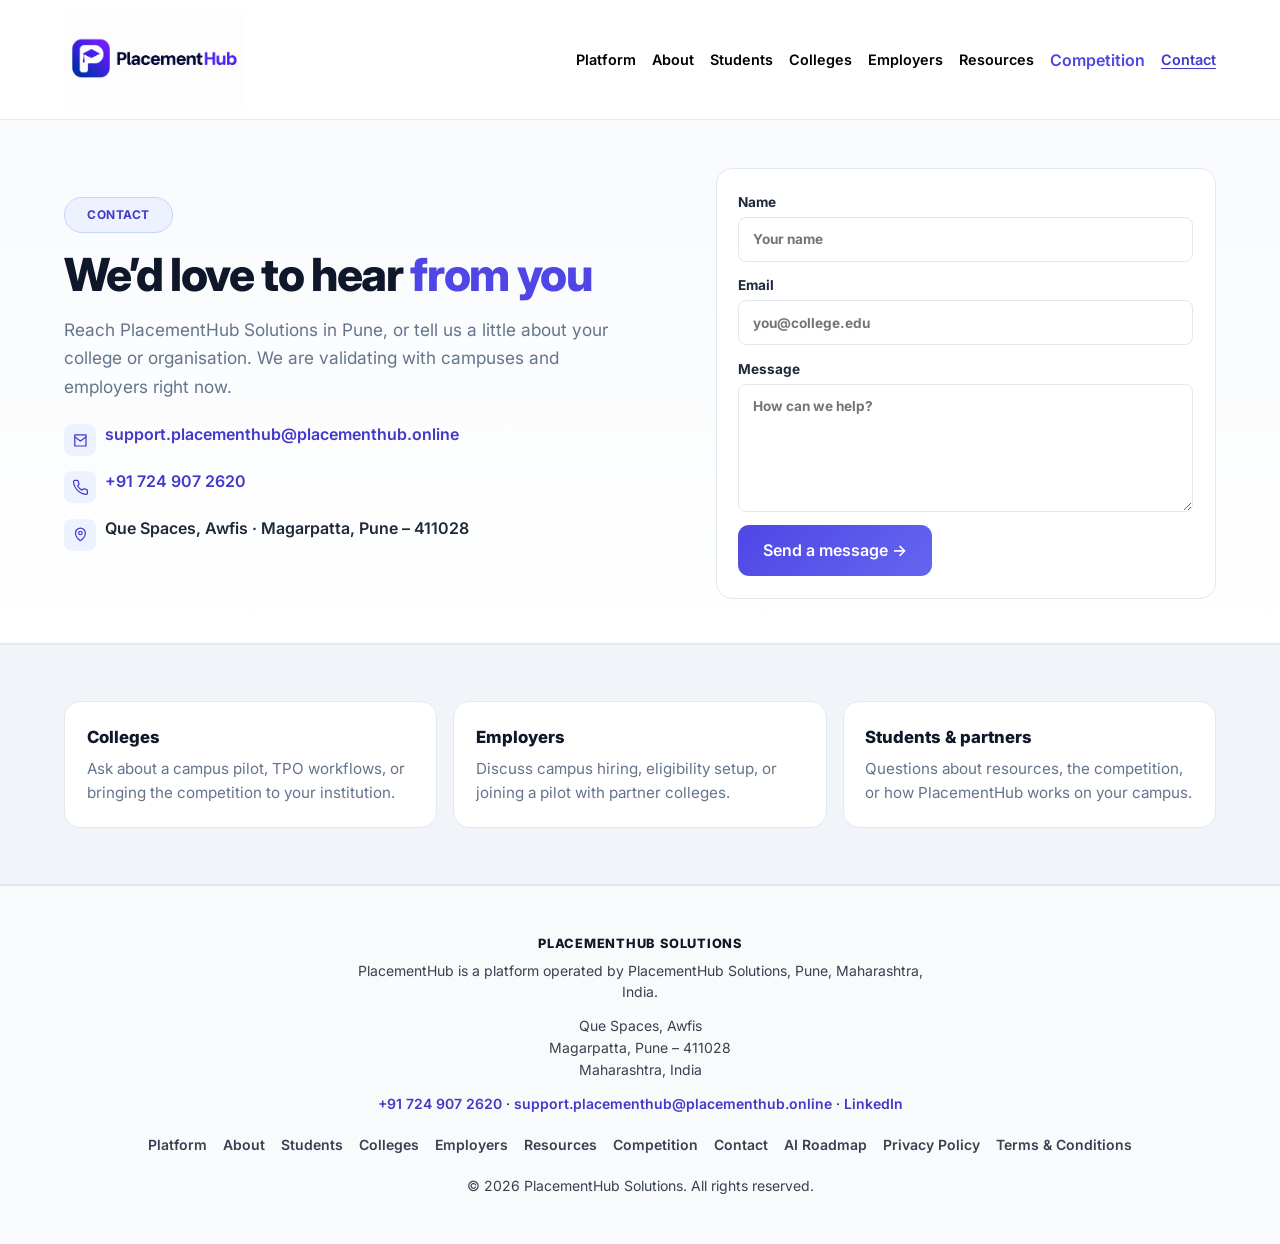
<file: contact/index.html>
<!DOCTYPE html>
<html lang="en">
<head>
  <meta charset="utf-8" />
  <meta name="viewport" content="width=device-width, initial-scale=1" />
  <meta http-equiv="Cache-Control" content="no-cache, no-store, must-revalidate" />
  <meta http-equiv="Pragma" content="no-cache" />
  <title>Contact Us — PlacementHub Solutions</title>
  <meta name="description" content="Contact PlacementHub Solutions in Pune. Phone, email, office address, and a message form for colleges, students, and employers." />
  <link rel="canonical" href="https://placementhub.online/contact/" />
  <script src="/js/refresh.js"></script>
  <link rel="preconnect" href="https://fonts.googleapis.com" />
  <link rel="preconnect" href="https://fonts.gstatic.com" crossorigin />
  <link href="https://fonts.googleapis.com/css2?family=Inter:wght@400;500;600;700;800&display=swap" rel="stylesheet" />
  <link rel="stylesheet" href="/css/site.css?v=20261121j" />
  <link rel="stylesheet" href="/css/pages.css?v=20261121j" />
</head>
<body>
  <a class="skip-link" href="#content">Skip to content</a>
  <header class="site-header">
    <div class="header-inner">
      <a class="brand" href="/" aria-label="PlacementHub home">
        <img class="brand-logo" src="/images/logo.png" alt="PlacementHub" width="480" height="92" />
      </a>
      <div class="header-actions">
        <nav class="nav-links" aria-label="Primary">
          <a href="/platform/">Platform</a>
          <a href="/about/">About</a>
          <a href="/students/">Students</a>
          <a href="/colleges/">Colleges</a>
          <a href="/employers/">Employers</a>
          <a href="/resources/">Resources</a>
          <a href="/competition/">Competition</a>
          <a href="/contact/" aria-current="page">Contact</a>
        </nav>
      </div>
    </div>
  </header>
  <main id="content" class="ph-page">
    <section class="ph-hero">
      <div class="ph-hero-inner">
        <div class="ph-hero-copy">
          <p class="ph-kicker">Contact</p>
          <h1>We’d love to hear <span>from you</span></h1>
          <p class="ph-hero-lead">Reach PlacementHub Solutions in Pune, or tell us a little about your college or organisation. We are validating with campuses and employers right now.</p>
          <div class="ph-contact-list">
            <p>
              <span class="ph-ico" aria-hidden="true"><svg viewBox="0 0 24 24" fill="none" stroke="currentColor" stroke-width="1.75" stroke-linecap="round" stroke-linejoin="round"><path d="M4 4h16v16H4z"/><path d="M4 7l8 6 8-6"/></svg></span>
              <a href="mailto:support.placementhub@placementhub.online">support.placementhub@placementhub.online</a>
            </p>
            <p>
              <span class="ph-ico" aria-hidden="true"><svg viewBox="0 0 24 24" fill="none" stroke="currentColor" stroke-width="1.75" stroke-linecap="round" stroke-linejoin="round"><path d="M22 16.92v3a2 2 0 0 1-2.18 2 19.8 19.8 0 0 1-8.63-3.07 19.5 19.5 0 0 1-6-6A19.8 19.8 0 0 1 2.12 4.18 2 2 0 0 1 4.11 2h3a2 2 0 0 1 2 1.72c.13.96.36 1.9.7 2.81a2 2 0 0 1-.45 2.11L8.09 9.91a16 16 0 0 0 6 6l1.27-1.27a2 2 0 0 1 2.11-.45c.91.34 1.85.57 2.81.7A2 2 0 0 1 22 16.92z"/></svg></span>
              <a href="tel:+917249072620">+91 724 907 2620</a>
            </p>
            <p>
              <span class="ph-ico" aria-hidden="true"><svg viewBox="0 0 24 24" fill="none" stroke="currentColor" stroke-width="1.75" stroke-linecap="round" stroke-linejoin="round"><path d="M12 21s7-4.5 7-11a7 7 0 1 0-14 0c0 6.5 7 11 7 11z"/><circle cx="12" cy="10" r="2.5"/></svg></span>
              <span style="color:var(--ph-navy);font-weight:600">Que Spaces, Awfis · Magarpatta, Pune – 411028</span>
            </p>
          </div>
        </div>
        <div>
          <form id="contact-form" class="ph-form" novalidate>
            <label>Name <input type="text" name="name" autocomplete="name" required placeholder="Your name" /></label>
            <label>Email <input type="email" name="email" autocomplete="email" required placeholder="you@college.edu" /></label>
            <label>Message <textarea name="message" required placeholder="How can we help?"></textarea></label>
            <button type="submit" class="btn btn-primary">Send a message →</button>
          </form>
          <div id="contact-confirm" class="contact-confirm" role="status" aria-live="polite">
            <div class="check" aria-hidden="true">✓</div>
            <h3>Thank you</h3>
            <p>Your message has been received. We’ll be in touch shortly.</p>
          </div>
        </div>
      </div>
    </section>

    <section class="ph-section ph-section--muted">
      <div class="ph-wrap ph-grid-3">
        <article class="ph-card">
          <h3>Colleges</h3>
          <p>Ask about a campus pilot, TPO workflows, or bringing the competition to your institution.</p>
        </article>
        <article class="ph-card">
          <h3>Employers</h3>
          <p>Discuss campus hiring, eligibility setup, or joining a pilot with partner colleges.</p>
        </article>
        <article class="ph-card">
          <h3>Students &amp; partners</h3>
          <p>Questions about resources, the competition, or how PlacementHub works on your campus.</p>
        </article>
      </div>
    </section>
  </main>

  <footer class="site-footer">
    <div class="footer-inner">
      <div class="footer-identity">
        <p class="footer-org">PlacementHub Solutions</p>
        <p class="footer-operated">PlacementHub is a platform operated by PlacementHub Solutions, Pune, Maharashtra, India.</p>
        <address class="footer-address">
          Que Spaces, Awfis<br />
          Magarpatta, Pune – 411028<br />
          Maharashtra, India
        </address>
        <p class="footer-contact-links">
          <a href="tel:+917249072620">+91 724 907 2620</a>
          ·
          <a href="mailto:support.placementhub@placementhub.online">support.placementhub@placementhub.online</a>
          ·
          <a href="https://www.linkedin.com/company/placementhubonline/" target="_blank" rel="noopener noreferrer">LinkedIn</a>
        </p>
      </div>
      <nav class="footer-nav" aria-label="Footer">
        <a href="/platform/">Platform</a>
        <a href="/about/">About</a>
        <a href="/students/">Students</a>
        <a href="/colleges/">Colleges</a>
        <a href="/employers/">Employers</a>
        <a href="/resources/">Resources</a>
        <a href="/competition/">Competition</a>
        <a href="/contact/">Contact</a>
        <a href="https://placementhubsupport-coder.github.io/PlacementHub-AI-Lab/" target="_blank" rel="noopener noreferrer">AI Roadmap</a>
        <a href="/privacy.html">Privacy Policy</a>
        <a href="/terms.html">Terms &amp; Conditions</a>
      </nav>
      <p class="footer-copy">&copy; 2026 PlacementHub Solutions. All rights reserved.</p>
    </div>
  </footer>
  <script src="/js/site.js" defer></script>
</body>
</html>
</file>
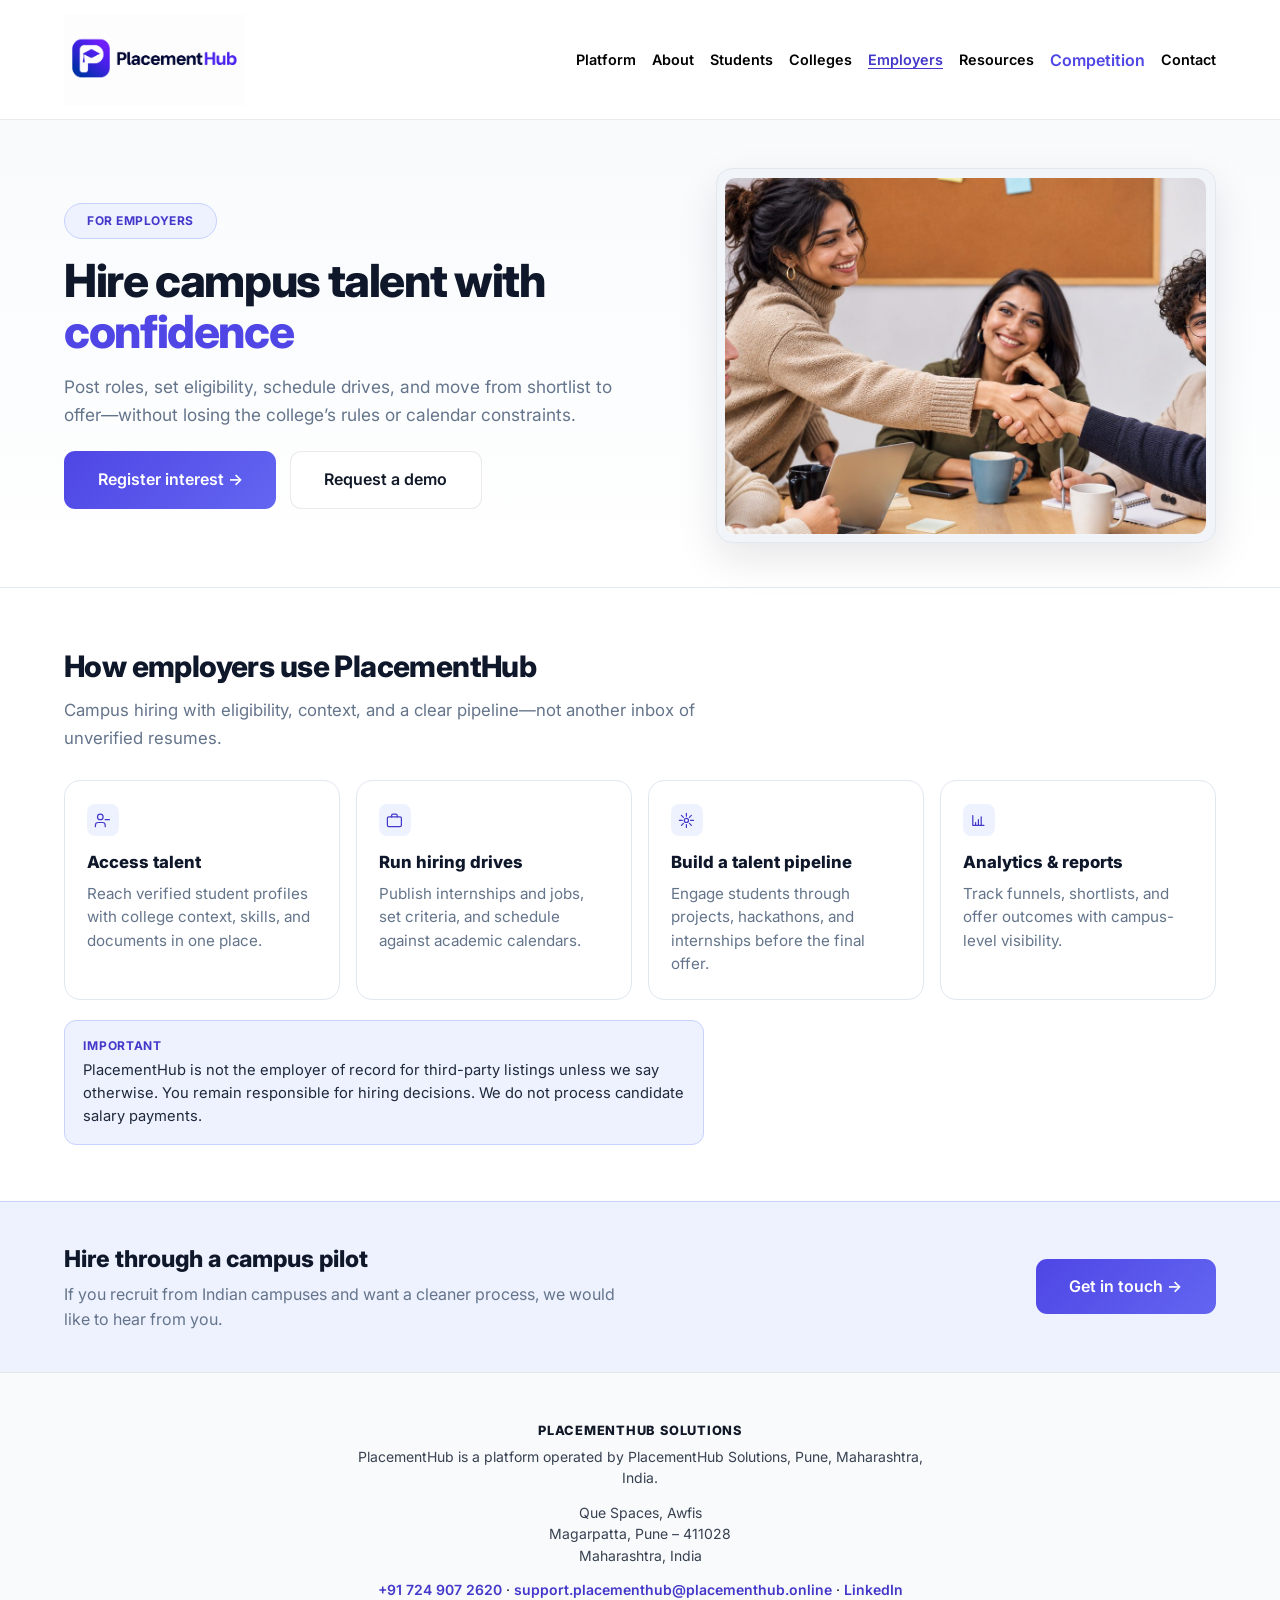
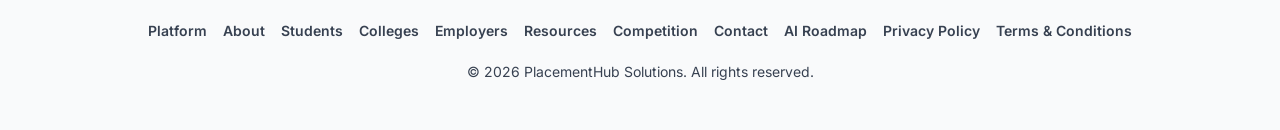
<file: employers/index.html>
<!DOCTYPE html>
<html lang="en">
<head>
  <meta charset="utf-8" />
  <meta name="viewport" content="width=device-width, initial-scale=1" />
  <meta http-equiv="Cache-Control" content="no-cache, no-store, must-revalidate" />
  <meta http-equiv="Pragma" content="no-cache" />
  <title>For Employers — PlacementHub</title>
  <meta name="description" content="Publish campus roles, set eligibility, run drives, and manage hiring pipelines with college context." />
  <link rel="canonical" href="https://placementhub.online/employers/" />
  <script src="/js/refresh.js"></script>
  <link rel="preconnect" href="https://fonts.googleapis.com" />
  <link rel="preconnect" href="https://fonts.gstatic.com" crossorigin />
  <link href="https://fonts.googleapis.com/css2?family=Inter:wght@400;500;600;700;800&display=swap" rel="stylesheet" />
  <link rel="stylesheet" href="/css/site.css?v=20261121j" />
  <link rel="stylesheet" href="/css/pages.css?v=20261121j" />
</head>
<body>
  <a class="skip-link" href="#content">Skip to content</a>
  <header class="site-header">
    <div class="header-inner">
      <a class="brand" href="/" aria-label="PlacementHub home">
        <img class="brand-logo" src="/images/logo.png" alt="PlacementHub" width="480" height="92" />
      </a>
      <div class="header-actions">
        <nav class="nav-links" aria-label="Primary">
          <a href="/platform/">Platform</a>
          <a href="/about/">About</a>
          <a href="/students/">Students</a>
          <a href="/colleges/">Colleges</a>
          <a href="/employers/" aria-current="page">Employers</a>
          <a href="/resources/">Resources</a>
          <a href="/competition/">Competition</a>
          <a href="/contact/">Contact</a>
        </nav>
      </div>
    </div>
  </header>
  <main id="content" class="ph-page">
    <section class="ph-hero">
      <div class="ph-hero-inner">
        <div class="ph-hero-copy">
          <p class="ph-kicker">For employers</p>
          <h1>Hire campus talent with <span>confidence</span></h1>
          <p class="ph-hero-lead">Post roles, set eligibility, schedule drives, and move from shortlist to offer—without losing the college’s rules or calendar constraints.</p>
          <div class="ph-hero-actions">
            <a class="btn btn-primary" href="/contact/">Register interest →</a>
            <a class="btn btn-secondary" href="/contact/">Request a demo</a>
          </div>
        </div>
        <div class="ph-hero-visual">
          <img src="/images/competition-hero.jpg" alt="Professionals collaborating in a hiring discussion" width="2056" height="765" fetchpriority="high" />
        </div>
      </div>
    </section>

    <section class="ph-section">
      <div class="ph-wrap">
        <h2 class="ph-title">How employers use PlacementHub</h2>
        <p class="ph-lead">Campus hiring with eligibility, context, and a clear pipeline—not another inbox of unverified resumes.</p>
        <div class="ph-grid-4">
          <article class="ph-card">
            <span class="ph-ico" aria-hidden="true"><svg viewBox="0 0 24 24" fill="none" stroke="currentColor" stroke-width="1.75" stroke-linecap="round" stroke-linejoin="round"><path d="M16 21v-2a4 4 0 0 0-4-4H6a4 4 0 0 0-4 4v2"/><circle cx="9" cy="7" r="4"/><path d="M22 11h-6"/></svg></span>
            <h3>Access talent</h3>
            <p>Reach verified student profiles with college context, skills, and documents in one place.</p>
          </article>
          <article class="ph-card">
            <span class="ph-ico" aria-hidden="true"><svg viewBox="0 0 24 24" fill="none" stroke="currentColor" stroke-width="1.75" stroke-linecap="round" stroke-linejoin="round"><rect x="2" y="7" width="20" height="14" rx="2"/><path d="M16 7V5a2 2 0 0 0-2-2h-4a2 2 0 0 0-2 2v2"/></svg></span>
            <h3>Run hiring drives</h3>
            <p>Publish internships and jobs, set criteria, and schedule against academic calendars.</p>
          </article>
          <article class="ph-card">
            <span class="ph-ico" aria-hidden="true"><svg viewBox="0 0 24 24" fill="none" stroke="currentColor" stroke-width="1.75" stroke-linecap="round" stroke-linejoin="round"><path d="M12 2v4M12 18v4M4.9 4.9l2.8 2.8M16.3 16.3l2.8 2.8M2 12h4M18 12h4M4.9 19.1l2.8-2.8M16.3 7.7l2.8-2.8"/><circle cx="12" cy="12" r="3"/></svg></span>
            <h3>Build a talent pipeline</h3>
            <p>Engage students through projects, hackathons, and internships before the final offer.</p>
          </article>
          <article class="ph-card">
            <span class="ph-ico" aria-hidden="true"><svg viewBox="0 0 24 24" fill="none" stroke="currentColor" stroke-width="1.75" stroke-linecap="round" stroke-linejoin="round"><path d="M4 19V5M4 19h16M8 15v4M12 11v8M16 7v12"/></svg></span>
            <h3>Analytics &amp; reports</h3>
            <p>Track funnels, shortlists, and offer outcomes with campus-level visibility.</p>
          </article>
        </div>
        <aside class="ph-note">
          <strong>Important</strong>
          <p>PlacementHub is not the employer of record for third-party listings unless we say otherwise. You remain responsible for hiring decisions. We do not process candidate salary payments.</p>
        </aside>
      </div>
    </section>

    <section class="ph-cta">
      <div class="ph-wrap ph-cta-inner">
        <div>
          <h2>Hire through a campus pilot</h2>
          <p>If you recruit from Indian campuses and want a cleaner process, we would like to hear from you.</p>
        </div>
        <div class="ph-cta-actions">
          <a class="btn btn-primary" href="/contact/">Get in touch →</a>
        </div>
      </div>
    </section>
  </main>

  <footer class="site-footer">
    <div class="footer-inner">
      <div class="footer-identity">
        <p class="footer-org">PlacementHub Solutions</p>
        <p class="footer-operated">PlacementHub is a platform operated by PlacementHub Solutions, Pune, Maharashtra, India.</p>
        <address class="footer-address">
          Que Spaces, Awfis<br />
          Magarpatta, Pune – 411028<br />
          Maharashtra, India
        </address>
        <p class="footer-contact-links">
          <a href="tel:+917249072620">+91 724 907 2620</a>
          ·
          <a href="mailto:support.placementhub@placementhub.online">support.placementhub@placementhub.online</a>
          ·
          <a href="https://www.linkedin.com/company/placementhubonline/" target="_blank" rel="noopener noreferrer">LinkedIn</a>
        </p>
      </div>
      <nav class="footer-nav" aria-label="Footer">
        <a href="/platform/">Platform</a>
        <a href="/about/">About</a>
        <a href="/students/">Students</a>
        <a href="/colleges/">Colleges</a>
        <a href="/employers/">Employers</a>
        <a href="/resources/">Resources</a>
        <a href="/competition/">Competition</a>
        <a href="/contact/">Contact</a>
        <a href="https://placementhubsupport-coder.github.io/PlacementHub-AI-Lab/" target="_blank" rel="noopener noreferrer">AI Roadmap</a>
        <a href="/privacy.html">Privacy Policy</a>
        <a href="/terms.html">Terms &amp; Conditions</a>
      </nav>
      <p class="footer-copy">&copy; 2026 PlacementHub Solutions. All rights reserved.</p>
    </div>
  </footer>
</body>
</html>
</file>
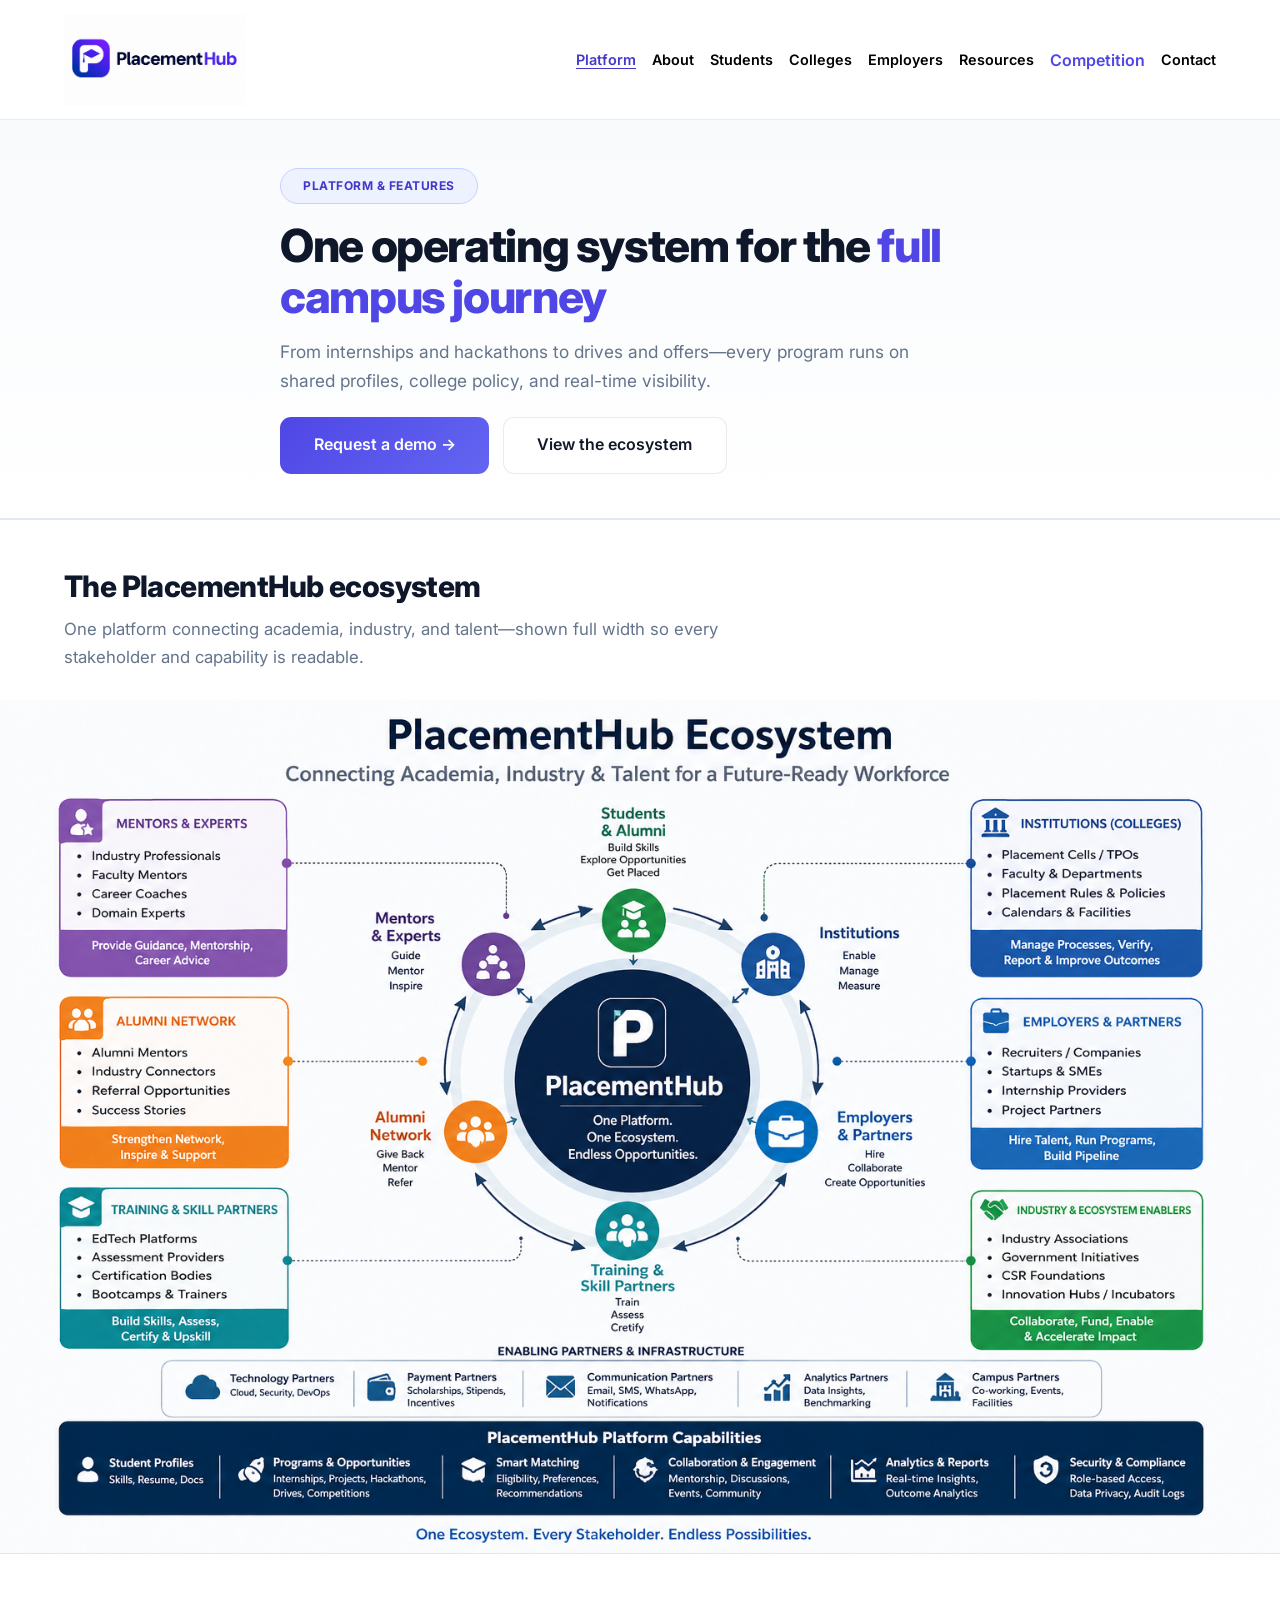
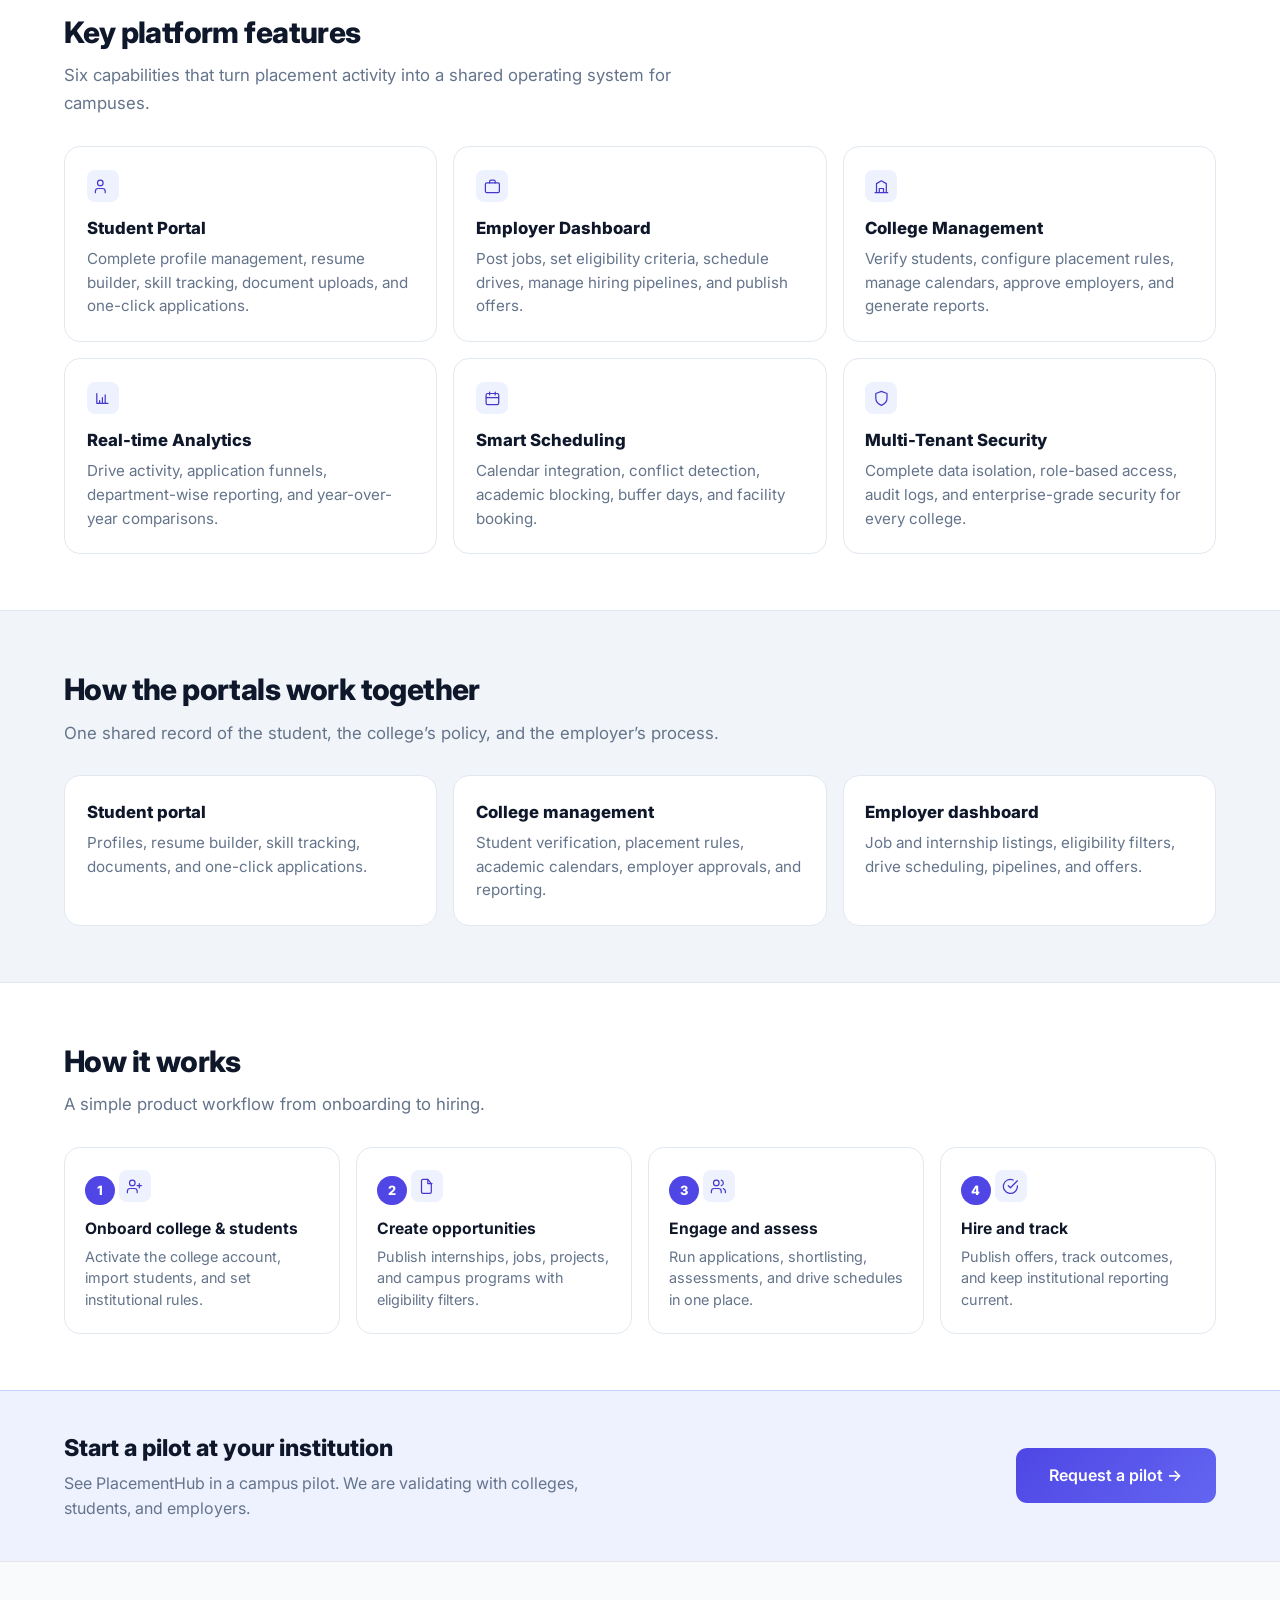
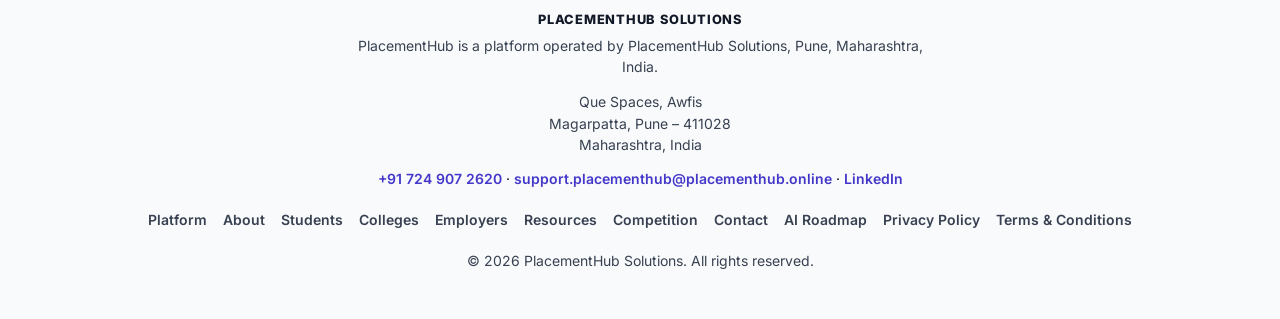
<file: platform/index.html>
<!DOCTYPE html>
<html lang="en">
<head>
  <meta charset="utf-8" />
  <meta name="viewport" content="width=device-width, initial-scale=1" />
  <meta http-equiv="Cache-Control" content="no-cache, no-store, must-revalidate" />
  <meta http-equiv="Pragma" content="no-cache" />
  <title>Platform & Features — PlacementHub</title>
  <meta name="description" content="Student portal, college management, employer dashboard, analytics, scheduling, and secure multi-tenant architecture." />
  <link rel="canonical" href="https://placementhub.online/platform/" />
  <script src="/js/refresh.js"></script>
  <link rel="preconnect" href="https://fonts.googleapis.com" />
  <link rel="preconnect" href="https://fonts.gstatic.com" crossorigin />
  <link href="https://fonts.googleapis.com/css2?family=Inter:wght@400;500;600;700;800&display=swap" rel="stylesheet" />
  <link rel="stylesheet" href="/css/site.css?v=20261121j" />
  <link rel="stylesheet" href="/css/pages.css?v=20261121j" />
</head>
<body>
  <a class="skip-link" href="#content">Skip to content</a>
  <header class="site-header">
    <div class="header-inner">
      <a class="brand" href="/" aria-label="PlacementHub home">
        <img class="brand-logo" src="/images/logo.png" alt="PlacementHub" width="480" height="92" />
      </a>
      <div class="header-actions">
        <nav class="nav-links" aria-label="Primary">
          <a href="/platform/" aria-current="page">Platform</a>
          <a href="/about/">About</a>
          <a href="/students/">Students</a>
          <a href="/colleges/">Colleges</a>
          <a href="/employers/">Employers</a>
          <a href="/resources/">Resources</a>
          <a href="/competition/">Competition</a>
          <a href="/contact/">Contact</a>
        </nav>
      </div>
    </div>
  </header>
  <main id="content" class="ph-page">
    <section class="ph-hero ph-hero--solo">
      <div class="ph-hero-inner">
        <div class="ph-hero-copy">
          <p class="ph-kicker">Platform &amp; features</p>
          <h1>One operating system for the <span>full campus journey</span></h1>
          <p class="ph-hero-lead">From internships and hackathons to drives and offers—every program runs on shared profiles, college policy, and real-time visibility.</p>
          <div class="ph-hero-actions">
            <a class="btn btn-primary" href="/contact/">Request a demo →</a>
            <a class="btn btn-secondary" href="#ecosystem">View the ecosystem</a>
          </div>
        </div>
      </div>
    </section>

    <section class="ph-diagram" id="ecosystem" aria-labelledby="ecosystem-heading">
      <div class="ph-diagram-inner">
        <div class="ph-diagram-intro">
          <h2 class="ph-title" id="ecosystem-heading">The PlacementHub ecosystem</h2>
          <p class="ph-lead">One platform connecting academia, industry, and talent—shown full width so every stakeholder and capability is readable.</p>
        </div>
        <figure class="ph-diagram-frame">
          <img
            src="/images/chart.png"
            alt="PlacementHub Ecosystem: Connecting Academia, Industry and Talent for a Future-Ready Workforce"
            width="1536"
            height="1024"
            fetchpriority="high"
          />
        </figure>
      </div>
    </section>

    <section class="ph-section" id="features">
      <div class="ph-wrap">
        <h2 class="ph-title">Key platform features</h2>
        <p class="ph-lead">Six capabilities that turn placement activity into a shared operating system for campuses.</p>
        <div class="ph-grid-3">
          <article class="ph-card">
            <span class="ph-ico" aria-hidden="true"><svg viewBox="0 0 24 24" fill="none" stroke="currentColor" stroke-width="1.75" stroke-linecap="round" stroke-linejoin="round"><path d="M16 21v-2a4 4 0 0 0-4-4H6a4 4 0 0 0-4 4v2"/><circle cx="9" cy="7" r="4"/></svg></span>
            <h3>Student Portal</h3>
            <p>Complete profile management, resume builder, skill tracking, document uploads, and one-click applications.</p>
          </article>
          <article class="ph-card">
            <span class="ph-ico" aria-hidden="true"><svg viewBox="0 0 24 24" fill="none" stroke="currentColor" stroke-width="1.75" stroke-linecap="round" stroke-linejoin="round"><rect x="2" y="7" width="20" height="14" rx="2"/><path d="M16 7V5a2 2 0 0 0-2-2h-4a2 2 0 0 0-2 2v2"/></svg></span>
            <h3>Employer Dashboard</h3>
            <p>Post jobs, set eligibility criteria, schedule drives, manage hiring pipelines, and publish offers.</p>
          </article>
          <article class="ph-card">
            <span class="ph-ico" aria-hidden="true"><svg viewBox="0 0 24 24" fill="none" stroke="currentColor" stroke-width="1.75" stroke-linecap="round" stroke-linejoin="round"><path d="M3 21h18M5 21V8l7-4 7 4v13M9 21v-6h6v6"/></svg></span>
            <h3>College Management</h3>
            <p>Verify students, configure placement rules, manage calendars, approve employers, and generate reports.</p>
          </article>
          <article class="ph-card">
            <span class="ph-ico" aria-hidden="true"><svg viewBox="0 0 24 24" fill="none" stroke="currentColor" stroke-width="1.75" stroke-linecap="round" stroke-linejoin="round"><path d="M4 19V5M4 19h16M8 15v4M12 11v8M16 7v12"/></svg></span>
            <h3>Real-time Analytics</h3>
            <p>Drive activity, application funnels, department-wise reporting, and year-over-year comparisons.</p>
          </article>
          <article class="ph-card">
            <span class="ph-ico" aria-hidden="true"><svg viewBox="0 0 24 24" fill="none" stroke="currentColor" stroke-width="1.75" stroke-linecap="round" stroke-linejoin="round"><rect x="3" y="5" width="18" height="16" rx="2"/><path d="M16 3v4M8 3v4M3 11h18"/></svg></span>
            <h3>Smart Scheduling</h3>
            <p>Calendar integration, conflict detection, academic blocking, buffer days, and facility booking.</p>
          </article>
          <article class="ph-card">
            <span class="ph-ico" aria-hidden="true"><svg viewBox="0 0 24 24" fill="none" stroke="currentColor" stroke-width="1.75" stroke-linecap="round" stroke-linejoin="round"><path d="M12 22s8-4 8-10V5l-8-3-8 3v7c0 6 8 10 8 10z"/></svg></span>
            <h3>Multi-Tenant Security</h3>
            <p>Complete data isolation, role-based access, audit logs, and enterprise-grade security for every college.</p>
          </article>
        </div>
      </div>
    </section>

    <section class="ph-section ph-section--muted">
      <div class="ph-wrap">
        <h2 class="ph-title">How the portals work together</h2>
        <p class="ph-lead">One shared record of the student, the college’s policy, and the employer’s process.</p>
        <div class="ph-grid-3">
          <article class="ph-card">
            <h3>Student portal</h3>
            <p>Profiles, resume builder, skill tracking, documents, and one-click applications.</p>
          </article>
          <article class="ph-card">
            <h3>College management</h3>
            <p>Student verification, placement rules, academic calendars, employer approvals, and reporting.</p>
          </article>
          <article class="ph-card">
            <h3>Employer dashboard</h3>
            <p>Job and internship listings, eligibility filters, drive scheduling, pipelines, and offers.</p>
          </article>
        </div>
      </div>
    </section>

    <section class="ph-section">
      <div class="ph-wrap">
        <h2 class="ph-title">How it works</h2>
        <p class="ph-lead">A simple product workflow from onboarding to hiring.</p>
        <ol class="ph-flow">
          <li>
            <span class="ph-flow-num">1</span>
            <span class="ph-ico" aria-hidden="true"><svg viewBox="0 0 24 24" fill="none" stroke="currentColor" stroke-width="1.75" stroke-linecap="round" stroke-linejoin="round"><path d="M16 21v-2a4 4 0 0 0-4-4H6a4 4 0 0 0-4 4v2"/><circle cx="9" cy="7" r="4"/><path d="M19 8v6M22 11h-6"/></svg></span>
            <strong>Onboard college &amp; students</strong>
            <p>Activate the college account, import students, and set institutional rules.</p>
          </li>
          <li>
            <span class="ph-flow-num">2</span>
            <span class="ph-ico" aria-hidden="true"><svg viewBox="0 0 24 24" fill="none" stroke="currentColor" stroke-width="1.75" stroke-linecap="round" stroke-linejoin="round"><path d="M14 2H7a2 2 0 0 0-2 2v16a2 2 0 0 0 2 2h10a2 2 0 0 0 2-2V8z"/><path d="M14 2v6h6"/></svg></span>
            <strong>Create opportunities</strong>
            <p>Publish internships, jobs, projects, and campus programs with eligibility filters.</p>
          </li>
          <li>
            <span class="ph-flow-num">3</span>
            <span class="ph-ico" aria-hidden="true"><svg viewBox="0 0 24 24" fill="none" stroke="currentColor" stroke-width="1.75" stroke-linecap="round" stroke-linejoin="round"><path d="M16 21v-2a4 4 0 0 0-4-4H6a4 4 0 0 0-4 4v2"/><circle cx="9" cy="7" r="4"/><path d="M22 21v-2a4 4 0 0 0-3-3.87M16 3.13a4 4 0 0 1 0 7.75"/></svg></span>
            <strong>Engage and assess</strong>
            <p>Run applications, shortlisting, assessments, and drive schedules in one place.</p>
          </li>
          <li>
            <span class="ph-flow-num">4</span>
            <span class="ph-ico" aria-hidden="true"><svg viewBox="0 0 24 24" fill="none" stroke="currentColor" stroke-width="1.75" stroke-linecap="round" stroke-linejoin="round"><path d="M22 11.08V12a10 10 0 1 1-5.93-9.14"/><path d="M22 4 12 14.01l-3-3"/></svg></span>
            <strong>Hire and track</strong>
            <p>Publish offers, track outcomes, and keep institutional reporting current.</p>
          </li>
        </ol>
      </div>
    </section>

    <section class="ph-cta">
      <div class="ph-wrap ph-cta-inner">
        <div>
          <h2>Start a pilot at your institution</h2>
          <p>See PlacementHub in a campus pilot. We are validating with colleges, students, and employers.</p>
        </div>
        <div class="ph-cta-actions">
          <a class="btn btn-primary" href="/contact/">Request a pilot →</a>
        </div>
      </div>
    </section>
  </main>

  <footer class="site-footer">
    <div class="footer-inner">
      <div class="footer-identity">
        <p class="footer-org">PlacementHub Solutions</p>
        <p class="footer-operated">PlacementHub is a platform operated by PlacementHub Solutions, Pune, Maharashtra, India.</p>
        <address class="footer-address">
          Que Spaces, Awfis<br />
          Magarpatta, Pune – 411028<br />
          Maharashtra, India
        </address>
        <p class="footer-contact-links">
          <a href="tel:+917249072620">+91 724 907 2620</a>
          ·
          <a href="mailto:support.placementhub@placementhub.online">support.placementhub@placementhub.online</a>
          ·
          <a href="https://www.linkedin.com/company/placementhubonline/" target="_blank" rel="noopener noreferrer">LinkedIn</a>
        </p>
      </div>
      <nav class="footer-nav" aria-label="Footer">
        <a href="/platform/">Platform</a>
        <a href="/about/">About</a>
        <a href="/students/">Students</a>
        <a href="/colleges/">Colleges</a>
        <a href="/employers/">Employers</a>
        <a href="/resources/">Resources</a>
        <a href="/competition/">Competition</a>
        <a href="/contact/">Contact</a>
        <a href="https://placementhubsupport-coder.github.io/PlacementHub-AI-Lab/" target="_blank" rel="noopener noreferrer">AI Roadmap</a>
        <a href="/privacy.html">Privacy Policy</a>
        <a href="/terms.html">Terms &amp; Conditions</a>
      </nav>
      <p class="footer-copy">&copy; 2026 PlacementHub Solutions. All rights reserved.</p>
    </div>
  </footer>
</body>
</html>
</file>
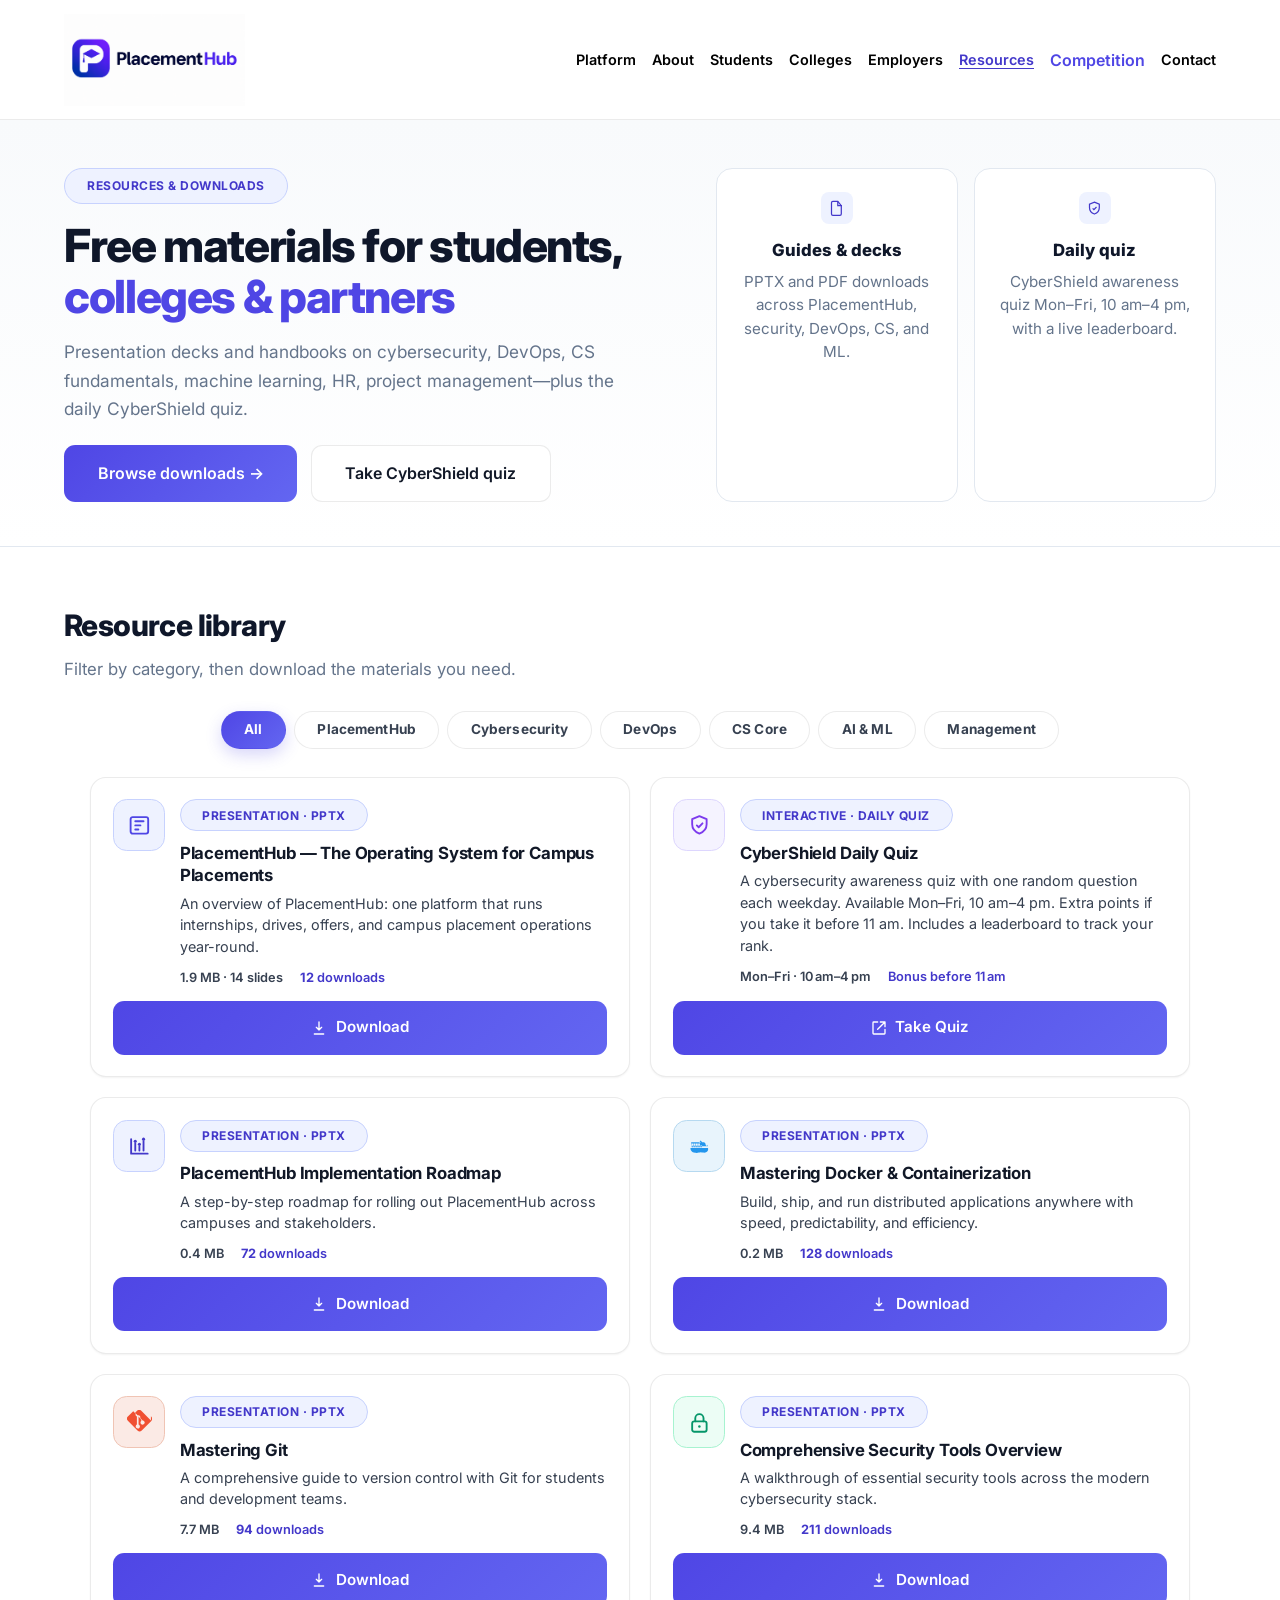
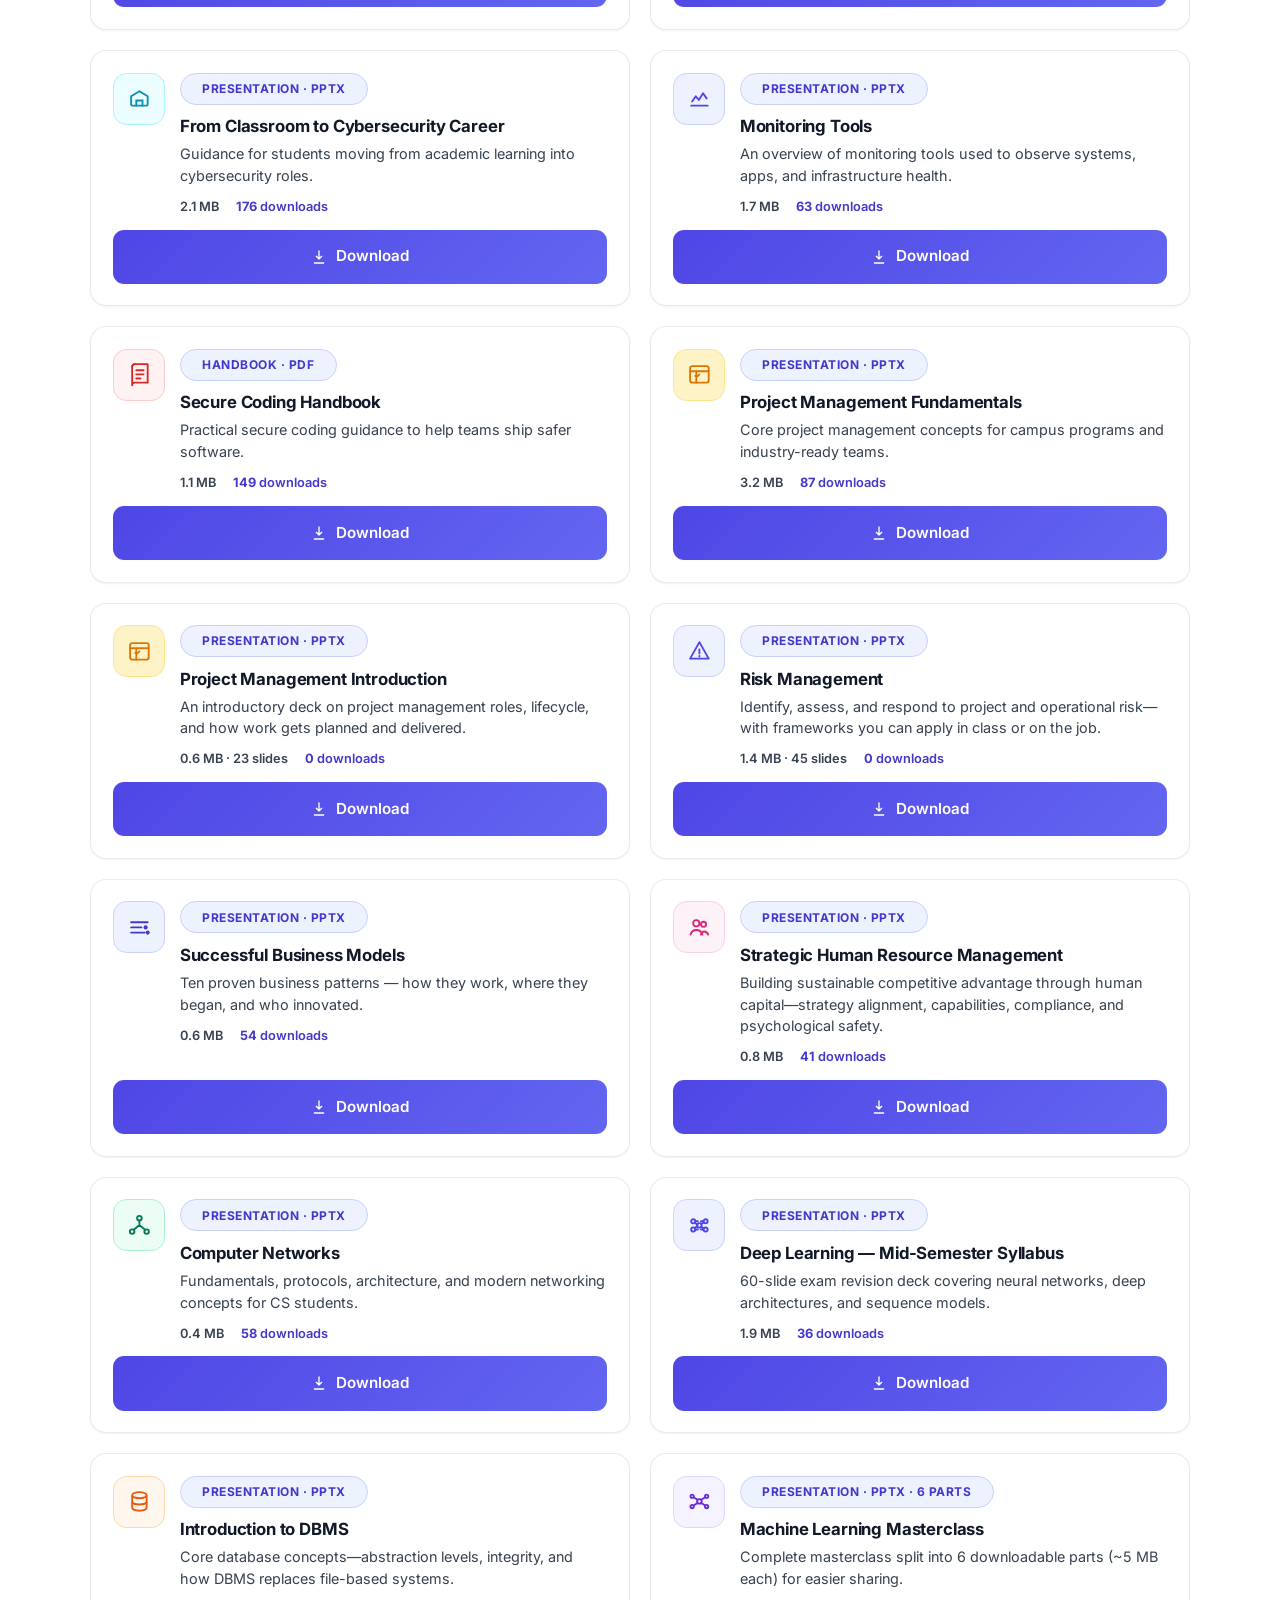
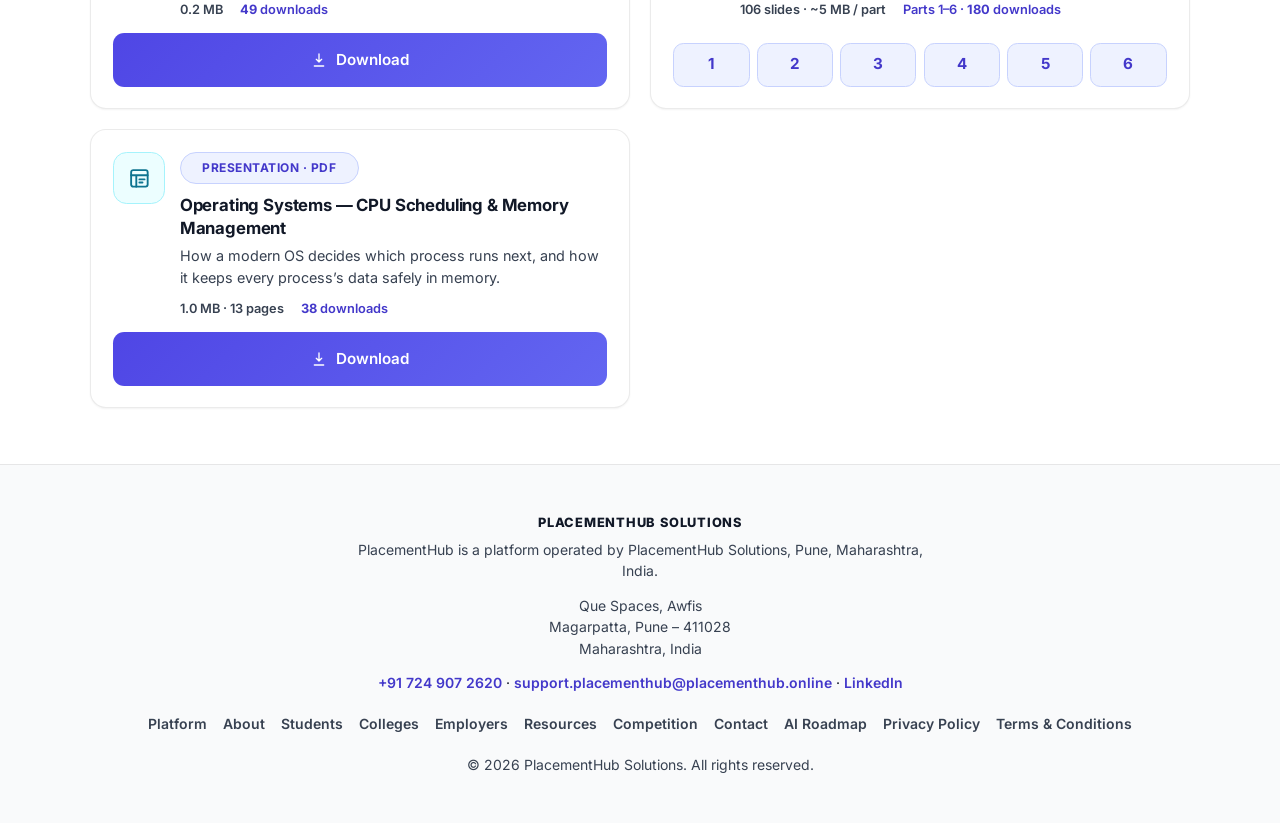
<file: resources/index.html>
<!DOCTYPE html>
<html lang="en">
<head>
  <meta charset="utf-8" />
  <meta name="viewport" content="width=device-width, initial-scale=1" />
  <meta http-equiv="Cache-Control" content="no-cache, no-store, must-revalidate" />
  <meta http-equiv="Pragma" content="no-cache" />
  <title>Resources — PlacementHub</title>
  <meta name="description" content="Free presentation decks and handbooks on cybersecurity, DevOps, CS fundamentals, ML, HR, and project management." />
  <link rel="canonical" href="https://placementhub.online/resources/" />
  <script src="/js/refresh.js"></script>
  <link rel="preconnect" href="https://fonts.googleapis.com" />
  <link rel="preconnect" href="https://fonts.gstatic.com" crossorigin />
  <link href="https://fonts.googleapis.com/css2?family=Inter:wght@400;500;600;700;800&display=swap" rel="stylesheet" />
  <link rel="stylesheet" href="/css/site.css?v=20261121j" />
  <link rel="stylesheet" href="/css/pages.css?v=20261121j" />
</head>
<body>
  <a class="skip-link" href="#content">Skip to content</a>
  <header class="site-header">
    <div class="header-inner">
      <a class="brand" href="/" aria-label="PlacementHub home">
        <img class="brand-logo" src="/images/logo.png" alt="PlacementHub" width="480" height="92" />
      </a>
      <div class="header-actions">
        <nav class="nav-links" aria-label="Primary">
          <a href="/platform/">Platform</a>
          <a href="/about/">About</a>
          <a href="/students/">Students</a>
          <a href="/colleges/">Colleges</a>
          <a href="/employers/">Employers</a>
          <a href="/resources/" aria-current="page">Resources</a>
          <a href="/competition/">Competition</a>
          <a href="/contact/">Contact</a>
        </nav>
      </div>
    </div>
  </header>
  <main id="content" class="ph-page">
    <section class="ph-hero">
      <div class="ph-hero-inner">
        <div class="ph-hero-copy">
          <p class="ph-kicker">Resources &amp; downloads</p>
          <h1>Free materials for students, <span>colleges &amp; partners</span></h1>
          <p class="ph-hero-lead">Presentation decks and handbooks on cybersecurity, DevOps, CS fundamentals, machine learning, HR, project management—plus the daily CyberShield quiz.</p>
          <div class="ph-hero-actions">
            <a class="btn btn-primary" href="#resource-library">Browse downloads →</a>
            <a class="btn btn-secondary" href="https://cybersecurity-quiz-app-2.vercel.app/" target="_blank" rel="noopener noreferrer">Take CyberShield quiz</a>
          </div>
        </div>
        <div class="ph-grid-2" style="align-self:stretch">
          <article class="ph-card ph-card--center">
            <span class="ph-ico" aria-hidden="true"><svg viewBox="0 0 24 24" fill="none" stroke="currentColor" stroke-width="1.75"><path d="M14 2H7a2 2 0 0 0-2 2v16a2 2 0 0 0 2 2h10a2 2 0 0 0 2-2V8z"/><path d="M14 2v6h6"/></svg></span>
            <h3>Guides &amp; decks</h3>
            <p>PPTX and PDF downloads across PlacementHub, security, DevOps, CS, and ML.</p>
          </article>
          <article class="ph-card ph-card--center">
            <span class="ph-ico" aria-hidden="true"><svg viewBox="0 0 24 24" fill="none" stroke="currentColor" stroke-width="1.75"><path d="M12 3l7 3v5c0 4.5-3 7.5-7 9-4-1.5-7-4.5-7-9V6l7-3z"/><path d="M9.5 12l1.8 1.8L15 10"/></svg></span>
            <h3>Daily quiz</h3>
            <p>CyberShield awareness quiz Mon–Fri, 10&nbsp;am–4&nbsp;pm, with a live leaderboard.</p>
          </article>
        </div>
      </div>
    </section>
    <section class="ph-section" id="resource-library" aria-labelledby="resources-heading">
      <div class="ph-wrap">
        <h2 class="ph-title" id="resources-heading">Resource library</h2>
        <p class="ph-lead">Filter by category, then download the materials you need.</p>
        <div class="resource-tabs" role="tablist" aria-label="Resource categories">
          <button type="button" class="resource-tab is-active" role="tab" aria-selected="true" data-filter="all">All</button>
          <button type="button" class="resource-tab" role="tab" aria-selected="false" data-filter="placementhub">PlacementHub</button>
          <button type="button" class="resource-tab" role="tab" aria-selected="false" data-filter="cybersecurity">Cybersecurity</button>
          <button type="button" class="resource-tab" role="tab" aria-selected="false" data-filter="devops">DevOps</button>
          <button type="button" class="resource-tab" role="tab" aria-selected="false" data-filter="cs-core">CS Core</button>
          <button type="button" class="resource-tab" role="tab" aria-selected="false" data-filter="ai-ml">AI &amp; ML</button>
          <button type="button" class="resource-tab" role="tab" aria-selected="false" data-filter="management">Management</button>
        </div>

        <div class="resource-list">
          <article class="resource-item" data-resource-id="placementhub-os-campus" data-category="placementhub">
            <div class="resource-icon resource-icon--ph" aria-hidden="true">
              <svg viewBox="0 0 24 24" fill="none" stroke="currentColor" stroke-width="1.8">
                <rect x="3.5" y="4" width="17" height="16" rx="2"/>
                <path d="M8 8h8M8 12h5M8 16h3" stroke-linecap="round"/>
              </svg>
            </div>
            <div class="resource-info">
              <span class="resource-type">Presentation · PPTX</span>
              <h3>PlacementHub — The Operating System for Campus Placements</h3>
              <p class="resource-desc">
                An overview of PlacementHub: one platform that runs internships, drives, offers, and campus placement operations year-round.
              </p>
              <div class="resource-meta">
                <span>1.9 MB · 14 slides</span>
                <span class="downloads"><span class="count-val">12</span> downloads</span>
              </div>
            </div>
            <div class="resource-actions">
              <a
                class="btn btn-primary"
                href="/uploaded/PlacementHub-The-Operating-System-for-Campus-Placements.pptx"
                download="PlacementHub-The-Operating-System-for-Campus-Placements.pptx"
              >
                <svg viewBox="0 0 24 24" fill="none" stroke="currentColor" stroke-width="2" aria-hidden="true">
                  <path d="M12 3v12m0 0l-4-4m4 4l4-4M5 21h14" stroke-linecap="round" stroke-linejoin="round"/>
                </svg>
                Download
              </a>
            </div>
          </article>

          <article class="resource-item" data-resource-id="cybershield-daily-quiz" data-category="cybersecurity">
            <div class="resource-icon resource-icon--quiz" aria-hidden="true">
              <svg viewBox="0 0 24 24" fill="none" stroke="currentColor" stroke-width="1.8">
                <path d="M12 3l7 3v5c0 4.5-3 7.5-7 9-4-1.5-7-4.5-7-9V6l7-3z" stroke-linejoin="round"/>
                <path d="M9.5 12l1.8 1.8L15 10" stroke-linecap="round" stroke-linejoin="round"/>
              </svg>
            </div>
            <div class="resource-info">
              <span class="resource-type">Interactive · Daily Quiz</span>
              <h3>CyberShield Daily Quiz</h3>
              <p class="resource-desc">
                A cybersecurity awareness quiz with one random question each weekday.
                Available Mon–Fri, 10&nbsp;am–4&nbsp;pm. Extra points if you take it before 11&nbsp;am.
                Includes a leaderboard to track your rank.
              </p>
              <div class="resource-meta">
                <span>Mon–Fri · 10 am–4 pm</span>
                <span class="downloads">Bonus before 11 am</span>
              </div>
            </div>
            <div class="resource-actions">
              <a
                class="btn btn-primary"
                href="https://cybersecurity-quiz-app-2.vercel.app/"
                target="_blank"
                rel="noopener noreferrer"
              >
                <svg viewBox="0 0 24 24" fill="none" stroke="currentColor" stroke-width="2" aria-hidden="true">
                  <path d="M14 3h7v7M10 14L21 3M21 14v6a1 1 0 0 1-1 1H4a1 1 0 0 1-1-1V4a1 1 0 0 1 1-1h6" stroke-linecap="round" stroke-linejoin="round"/>
                </svg>
                Take Quiz
              </a>
            </div>
          </article>

          <article class="resource-item" data-resource-id="implementation-roadmap" data-category="placementhub">
            <div class="resource-icon resource-icon--roadmap" aria-hidden="true">
              <svg viewBox="0 0 24 24" fill="none" stroke="currentColor" stroke-width="1.8">
                <path d="M4 19V5M4 19h16M8 16V9M12 16v-4M16 16V7" stroke-linecap="round"/>
                <circle cx="8" cy="7" r="1.5" fill="currentColor" stroke="none"/>
                <circle cx="12" cy="10" r="1.5" fill="currentColor" stroke="none"/>
                <circle cx="16" cy="5" r="1.5" fill="currentColor" stroke="none"/>
              </svg>
            </div>
            <div class="resource-info">
              <span class="resource-type">Presentation · PPTX</span>
              <h3>PlacementHub Implementation Roadmap</h3>
              <p class="resource-desc">
                A step-by-step roadmap for rolling out PlacementHub across campuses and stakeholders.
              </p>
              <div class="resource-meta">
                <span>0.4 MB</span>
                <span class="downloads"><span class="count-val">72</span> downloads</span>
              </div>
            </div>
            <div class="resource-actions">
              <a
                class="btn btn-primary"
                href="/uploaded/PlacementHub-Implementation-Roadmap.pptx"
                download="PlacementHub-Implementation-Roadmap.pptx"
              >
                <svg viewBox="0 0 24 24" fill="none" stroke="currentColor" stroke-width="2" aria-hidden="true">
                  <path d="M12 3v12m0 0l-4-4m4 4l4-4M5 21h14" stroke-linecap="round" stroke-linejoin="round"/>
                </svg>
                Download
              </a>
            </div>
          </article>

          <article class="resource-item" data-resource-id="docker-containerization" data-category="devops">
            <div class="resource-icon resource-icon--docker" aria-hidden="true" title="Docker">
              <svg viewBox="0 0 24 24" fill="currentColor">
                <path d="M4.5 11.2h1.7v1.6H4.5zm2.1 0h1.7v1.6H6.6zm2.1 0h1.7v1.6H8.7zm2.1 0h1.7v1.6h-1.7zm-6.3-2h1.7v1.6H4.5zm2.1 0h1.7v1.6H6.6zm2.1 0h1.7v1.6H8.7zm2.1 0h1.7v1.6h-1.7zm2.1 2h1.7v1.6h-1.7zM3.4 13.6c-.1.7.1 1.9.9 2.9.7.9 1.9 1.5 3.5 1.7 1.3.2 2.6.1 3.7-.2.6-.2 1.2-.4 1.8-.4.8 0 1.6.3 2.4.4 1.1.1 2.3 0 3.2-.5.7-.4 1.2-1 1.4-1.7.3-.8.2-1.6 0-2.2H3.4zm16.1-1.2c-.2-.9-.8-1.5-1.5-1.8.1-.5.1-1-.2-1.5-.4-.8-1.2-1.2-2.1-1.2-.3 0-.7.1-1 .2-.4-.8-1.1-1.5-2-1.8l-.4.9c.5.2 1 .6 1.2 1.1H12v.1c-.4-.2-.8-.3-1.3-.3H4.1l-.2 1h.4c.3 0 .5.2.5.5v2.2H20c.1-.3.1-.6-.1-.9-.1-.2-.2-.4-.4-.5z"/>
              </svg>
            </div>
            <div class="resource-info">
              <span class="resource-type">Presentation · PPTX</span>
              <h3>Mastering Docker &amp; Containerization</h3>
              <p class="resource-desc">
                Build, ship, and run distributed applications anywhere with speed, predictability, and efficiency.
              </p>
              <div class="resource-meta">
                <span>0.2 MB</span>
                <span class="downloads"><span class="count-val">128</span> downloads</span>
              </div>
            </div>
            <div class="resource-actions">
              <a
                class="btn btn-primary"
                href="/uploaded/Mastering-Docker-Containerization.pptx"
                download="Mastering-Docker-Containerization.pptx"
              >
                <svg viewBox="0 0 24 24" fill="none" stroke="currentColor" stroke-width="2" aria-hidden="true">
                  <path d="M12 3v12m0 0l-4-4m4 4l4-4M5 21h14" stroke-linecap="round" stroke-linejoin="round"/>
                </svg>
                Download
              </a>
            </div>
          </article>

          <article class="resource-item" data-resource-id="mastering-git" data-category="devops">
            <div class="resource-icon resource-icon--git" aria-hidden="true" title="Git">
              <svg viewBox="0 0 24 24" fill="currentColor">
                <path d="M23.15 10.14l-9.3-9.3a2.92 2.92 0 0 0-4.12 0l-1.92 1.92 2.43 2.43a2.03 2.03 0 0 1 2.57 2.58l2.34 2.34a2.03 2.03 0 1 1-1.21.34v-.06c0-.56-.22-1.07-.59-1.45L11.2 6.37v7.68a2.04 2.04 0 1 1-1.62.06V6.3a2.03 2.03 0 0 1-1.1-2.66L6.04 1.2.85 6.39a2.92 2.92 0 0 0 0 4.12l9.3 9.3a2.92 2.92 0 0 0 4.12 0l9.28-9.28a2.92 2.92 0 0 0-.4-4.39z"/>
              </svg>
            </div>
            <div class="resource-info">
              <span class="resource-type">Presentation · PPTX</span>
              <h3>Mastering Git</h3>
              <p class="resource-desc">
                A comprehensive guide to version control with Git for students and development teams.
              </p>
              <div class="resource-meta">
                <span>7.7 MB</span>
                <span class="downloads"><span class="count-val">94</span> downloads</span>
              </div>
            </div>
            <div class="resource-actions">
              <a
                class="btn btn-primary"
                href="/uploaded/Mastering-Git-A-Comprehensive-Guide-to-Version-Control.pptx"
                download="Mastering-Git-A-Comprehensive-Guide-to-Version-Control.pptx"
              >
                <svg viewBox="0 0 24 24" fill="none" stroke="currentColor" stroke-width="2" aria-hidden="true">
                  <path d="M12 3v12m0 0l-4-4m4 4l4-4M5 21h14" stroke-linecap="round" stroke-linejoin="round"/>
                </svg>
                Download
              </a>
            </div>
          </article>

          <article class="resource-item" data-resource-id="security-tools-overview" data-category="cybersecurity">
            <div class="resource-icon resource-icon--security" aria-hidden="true">
              <svg viewBox="0 0 24 24" fill="none" stroke="currentColor" stroke-width="1.8">
                <rect x="5" y="11" width="14" height="10" rx="2"/>
                <path d="M8 11V8a4 4 0 0 1 8 0v3" stroke-linecap="round"/>
                <circle cx="12" cy="16" r="1.2" fill="currentColor" stroke="none"/>
              </svg>
            </div>
            <div class="resource-info">
              <span class="resource-type">Presentation · PPTX</span>
              <h3>Comprehensive Security Tools Overview</h3>
              <p class="resource-desc">
                A walkthrough of essential security tools across the modern cybersecurity stack.
              </p>
              <div class="resource-meta">
                <span>9.4 MB</span>
                <span class="downloads"><span class="count-val">211</span> downloads</span>
              </div>
            </div>
            <div class="resource-actions">
              <a
                class="btn btn-primary"
                href="/uploaded/Comprehensive-Security-Tools-Overview.pptx"
                download="Comprehensive-Security-Tools-Overview.pptx"
              >
                <svg viewBox="0 0 24 24" fill="none" stroke="currentColor" stroke-width="2" aria-hidden="true">
                  <path d="M12 3v12m0 0l-4-4m4 4l4-4M5 21h14" stroke-linecap="round" stroke-linejoin="round"/>
                </svg>
                Download
              </a>
            </div>
          </article>

          <article class="resource-item" data-resource-id="cybersecurity-career" data-category="cybersecurity">
            <div class="resource-icon resource-icon--career" aria-hidden="true">
              <svg viewBox="0 0 24 24" fill="none" stroke="currentColor" stroke-width="1.8">
                <path d="M4 10l8-5 8 5v8a1 1 0 0 1-1 1H5a1 1 0 0 1-1-1v-8z" stroke-linejoin="round"/>
                <path d="M9 19v-5h6v5" stroke-linecap="round"/>
              </svg>
            </div>
            <div class="resource-info">
              <span class="resource-type">Presentation · PPTX</span>
              <h3>From Classroom to Cybersecurity Career</h3>
              <p class="resource-desc">
                Guidance for students moving from academic learning into cybersecurity roles.
              </p>
              <div class="resource-meta">
                <span>2.1 MB</span>
                <span class="downloads"><span class="count-val">176</span> downloads</span>
              </div>
            </div>
            <div class="resource-actions">
              <a
                class="btn btn-primary"
                href="/uploaded/From-Classroom-to-Cybersecurity-CareerV2.pptx"
                download="From-Classroom-to-Cybersecurity-CareerV2.pptx"
              >
                <svg viewBox="0 0 24 24" fill="none" stroke="currentColor" stroke-width="2" aria-hidden="true">
                  <path d="M12 3v12m0 0l-4-4m4 4l4-4M5 21h14" stroke-linecap="round" stroke-linejoin="round"/>
                </svg>
                Download
              </a>
            </div>
          </article>

          <article class="resource-item" data-resource-id="monitoring-tools" data-category="devops">
            <div class="resource-icon resource-icon--monitor" aria-hidden="true">
              <svg viewBox="0 0 24 24" fill="none" stroke="currentColor" stroke-width="1.8">
                <path d="M4 19h16M5 15l3.5-5 3 3.5L15.5 7 19 12" stroke-linecap="round" stroke-linejoin="round"/>
              </svg>
            </div>
            <div class="resource-info">
              <span class="resource-type">Presentation · PPTX</span>
              <h3>Monitoring Tools</h3>
              <p class="resource-desc">
                An overview of monitoring tools used to observe systems, apps, and infrastructure health.
              </p>
              <div class="resource-meta">
                <span>1.7 MB</span>
                <span class="downloads"><span class="count-val">63</span> downloads</span>
              </div>
            </div>
            <div class="resource-actions">
              <a
                class="btn btn-primary"
                href="/uploaded/Monitoring-Tools.pptx"
                download="Monitoring-Tools.pptx"
              >
                <svg viewBox="0 0 24 24" fill="none" stroke="currentColor" stroke-width="2" aria-hidden="true">
                  <path d="M12 3v12m0 0l-4-4m4 4l4-4M5 21h14" stroke-linecap="round" stroke-linejoin="round"/>
                </svg>
                Download
              </a>
            </div>
          </article>

          <article class="resource-item" data-resource-id="secure-coding-handbook" data-category="cybersecurity">
            <div class="resource-icon resource-icon--handbook" aria-hidden="true">
              <svg viewBox="0 0 24 24" fill="none" stroke="currentColor" stroke-width="1.8">
                <path d="M5 4.5A2.5 2.5 0 0 1 7.5 2H20v18H7.5A2.5 2.5 0 0 0 5 22.5V4.5z" stroke-linejoin="round"/>
                <path d="M5 4.5A2.5 2.5 0 0 1 7.5 2" stroke-linecap="round"/>
                <path d="M9 8h7M9 12h7M9 16h4" stroke-linecap="round"/>
              </svg>
            </div>
            <div class="resource-info">
              <span class="resource-type">Handbook · PDF</span>
              <h3>Secure Coding Handbook</h3>
              <p class="resource-desc">
                Practical secure coding guidance to help teams ship safer software.
              </p>
              <div class="resource-meta">
                <span>1.1 MB</span>
                <span class="downloads"><span class="count-val">149</span> downloads</span>
              </div>
            </div>
            <div class="resource-actions">
              <a
                class="btn btn-primary"
                href="/uploaded/SECURE-CODING-HANDBOOK.pdf"
                download="SECURE-CODING-HANDBOOK.pdf"
              >
                <svg viewBox="0 0 24 24" fill="none" stroke="currentColor" stroke-width="2" aria-hidden="true">
                  <path d="M12 3v12m0 0l-4-4m4 4l4-4M5 21h14" stroke-linecap="round" stroke-linejoin="round"/>
                </svg>
                Download
              </a>
            </div>
          </article>

          <article class="resource-item" data-resource-id="project-management" data-category="management">
            <div class="resource-icon resource-icon--pm" aria-hidden="true">
              <svg viewBox="0 0 24 24" fill="none" stroke="currentColor" stroke-width="1.8">
                <rect x="3" y="4" width="18" height="16" rx="2"/>
                <path d="M3 9h18M9 9v11M8 13.5l1.2 1.2L12 12" stroke-linecap="round" stroke-linejoin="round"/>
              </svg>
            </div>
            <div class="resource-info">
              <span class="resource-type">Presentation · PPTX</span>
              <h3>Project Management Fundamentals</h3>
              <p class="resource-desc">
                Core project management concepts for campus programs and industry-ready teams.
              </p>
              <div class="resource-meta">
                <span>3.2 MB</span>
                <span class="downloads"><span class="count-val">87</span> downloads</span>
              </div>
            </div>
            <div class="resource-actions">
              <a
                class="btn btn-primary"
                href="/uploaded/Project-Management-Fundamentals.pptx"
                download="Project-Management-Fundamentals.pptx"
              >
                <svg viewBox="0 0 24 24" fill="none" stroke="currentColor" stroke-width="2" aria-hidden="true">
                  <path d="M12 3v12m0 0l-4-4m4 4l4-4M5 21h14" stroke-linecap="round" stroke-linejoin="round"/>
                </svg>
                Download
              </a>
            </div>
          </article>

          <article class="resource-item" data-resource-id="pm-introduction" data-category="management">
            <div class="resource-icon resource-icon--pm" aria-hidden="true">
              <svg viewBox="0 0 24 24" fill="none" stroke="currentColor" stroke-width="1.8">
                <rect x="3" y="4" width="18" height="16" rx="2"/>
                <path d="M3 9h18M9 9v11M8 13.5l1.2 1.2L12 12" stroke-linecap="round" stroke-linejoin="round"/>
              </svg>
            </div>
            <div class="resource-info">
              <span class="resource-type">Presentation · PPTX</span>
              <h3>Project Management Introduction</h3>
              <p class="resource-desc">
                An introductory deck on project management roles, lifecycle, and how work gets planned and delivered.
              </p>
              <div class="resource-meta">
                <span>0.6 MB · 23 slides</span>
                <span class="downloads"><span class="count-val">0</span> downloads</span>
              </div>
            </div>
            <div class="resource-actions">
              <a
                class="btn btn-primary"
                href="/uploaded/PM_Introduction_Deck.pptx"
                download="PM_Introduction_Deck.pptx"
              >
                <svg viewBox="0 0 24 24" fill="none" stroke="currentColor" stroke-width="2" aria-hidden="true">
                  <path d="M12 3v12m0 0l-4-4m4 4l4-4M5 21h14" stroke-linecap="round" stroke-linejoin="round"/>
                </svg>
                Download
              </a>
            </div>
          </article>

          <article class="resource-item" data-resource-id="risk-management" data-category="management">
            <div class="resource-icon resource-icon--risk" aria-hidden="true">
              <svg viewBox="0 0 24 24" fill="none" stroke="currentColor" stroke-width="1.8">
                <path d="M12 3l9 16H3L12 3z" stroke-linejoin="round"/>
                <path d="M12 10v4M12 16.5v.5" stroke-linecap="round"/>
              </svg>
            </div>
            <div class="resource-info">
              <span class="resource-type">Presentation · PPTX</span>
              <h3>Risk Management</h3>
              <p class="resource-desc">
                Identify, assess, and respond to project and operational risk—with frameworks you can apply in class or on the job.
              </p>
              <div class="resource-meta">
                <span>1.4 MB · 45 slides</span>
                <span class="downloads"><span class="count-val">0</span> downloads</span>
              </div>
            </div>
            <div class="resource-actions">
              <a
                class="btn btn-primary"
                href="/uploaded/Risk_Management_Deck.pptx"
                download="Risk_Management_Deck.pptx"
              >
                <svg viewBox="0 0 24 24" fill="none" stroke="currentColor" stroke-width="2" aria-hidden="true">
                  <path d="M12 3v12m0 0l-4-4m4 4l4-4M5 21h14" stroke-linecap="round" stroke-linejoin="round"/>
                </svg>
                Download
              </a>
            </div>
          </article>

          <article class="resource-item" data-resource-id="successful-business-models" data-category="management">
            <div class="resource-icon resource-icon--models" aria-hidden="true">
              <svg viewBox="0 0 24 24" fill="none" stroke="currentColor" stroke-width="1.8">
                <path d="M4 7h16M4 12h10M4 17h13" stroke-linecap="round"/>
                <circle cx="18" cy="12" r="2" fill="currentColor" stroke="none"/>
                <circle cx="20" cy="17" r="2" fill="currentColor" stroke="none"/>
              </svg>
            </div>
            <div class="resource-info">
              <span class="resource-type">Presentation · PPTX</span>
              <h3>Successful Business Models</h3>
              <p class="resource-desc">
                Ten proven business patterns — how they work, where they began, and who innovated.
              </p>
              <div class="resource-meta">
                <span>0.6 MB</span>
                <span class="downloads"><span class="count-val">54</span> downloads</span>
              </div>
            </div>
            <div class="resource-actions">
              <a
                class="btn btn-primary"
                href="/uploaded/Successful-Business-Models.pptx"
                download="Successful-Business-Models.pptx"
              >
                <svg viewBox="0 0 24 24" fill="none" stroke="currentColor" stroke-width="2" aria-hidden="true">
                  <path d="M12 3v12m0 0l-4-4m4 4l4-4M5 21h14" stroke-linecap="round" stroke-linejoin="round"/>
                </svg>
                Download
              </a>
            </div>
          </article>

          <article class="resource-item" data-resource-id="strategic-hrm" data-category="management">
            <div class="resource-icon resource-icon--hr" aria-hidden="true">
              <svg viewBox="0 0 24 24" fill="none" stroke="currentColor" stroke-width="1.8">
                <circle cx="9" cy="8" r="3"/>
                <circle cx="16" cy="9" r="2.5"/>
                <path d="M3.5 19c.8-3 2.8-4.5 5.5-4.5S14 16 14.8 19M13.5 19c.4-1.8 1.6-3 3.2-3 1.8 0 3.1 1.2 3.8 3" stroke-linecap="round"/>
              </svg>
            </div>
            <div class="resource-info">
              <span class="resource-type">Presentation · PPTX</span>
              <h3>Strategic Human Resource Management</h3>
              <p class="resource-desc">
                Building sustainable competitive advantage through human capital—strategy alignment,
                capabilities, compliance, and psychological safety.
              </p>
              <div class="resource-meta">
                <span>0.8 MB</span>
                <span class="downloads"><span class="count-val">41</span> downloads</span>
              </div>
            </div>
            <div class="resource-actions">
              <a
                class="btn btn-primary"
                href="/uploaded/Strategic%20Human%20Resource%20Management.pptx"
                download="Strategic Human Resource Management.pptx"
              >
                <svg viewBox="0 0 24 24" fill="none" stroke="currentColor" stroke-width="2" aria-hidden="true">
                  <path d="M12 3v12m0 0l-4-4m4 4l4-4M5 21h14" stroke-linecap="round" stroke-linejoin="round"/>
                </svg>
                Download
              </a>
            </div>
          </article>

          <article class="resource-item" data-resource-id="computer-networks" data-category="cs-core">
            <div class="resource-icon resource-icon--network" aria-hidden="true">
              <svg viewBox="0 0 24 24" fill="none" stroke="currentColor" stroke-width="1.8">
                <circle cx="12" cy="5" r="2.2"/>
                <circle cx="5" cy="18" r="2.2"/>
                <circle cx="19" cy="18" r="2.2"/>
                <path d="M12 7.2v4.5M12 11.7L6.5 16.2M12 11.7l5.5 4.5" stroke-linecap="round"/>
              </svg>
            </div>
            <div class="resource-info">
              <span class="resource-type">Presentation · PPTX</span>
              <h3>Computer Networks</h3>
              <p class="resource-desc">
                Fundamentals, protocols, architecture, and modern networking concepts for CS students.
              </p>
              <div class="resource-meta">
                <span>0.4 MB</span>
                <span class="downloads"><span class="count-val">58</span> downloads</span>
              </div>
            </div>
            <div class="resource-actions">
              <a
                class="btn btn-primary"
                href="/uploaded/Computer_Networks.pptx"
                download="Computer_Networks.pptx"
              >
                <svg viewBox="0 0 24 24" fill="none" stroke="currentColor" stroke-width="2" aria-hidden="true">
                  <path d="M12 3v12m0 0l-4-4m4 4l4-4M5 21h14" stroke-linecap="round" stroke-linejoin="round"/>
                </svg>
                Download
              </a>
            </div>
          </article>

          <article class="resource-item" data-resource-id="deep-learning-midsem" data-category="ai-ml">
            <div class="resource-icon resource-icon--dl" aria-hidden="true">
              <svg viewBox="0 0 24 24" fill="none" stroke="currentColor" stroke-width="1.8">
                <circle cx="6" cy="8" r="2"/>
                <circle cx="18" cy="8" r="2"/>
                <circle cx="6" cy="16" r="2"/>
                <circle cx="18" cy="16" r="2"/>
                <circle cx="12" cy="12" r="2.2"/>
                <path d="M8 8h2.5M13.5 8H16M8 16h2.5M13.5 16H16M7.7 9.7l2.5 1.6M13.8 10.7l2.5-1.6M7.7 14.3l2.5-1.6M13.8 13.3l2.5 1.6" stroke-linecap="round"/>
              </svg>
            </div>
            <div class="resource-info">
              <span class="resource-type">Presentation · PPTX</span>
              <h3>Deep Learning — Mid-Semester Syllabus</h3>
              <p class="resource-desc">
                60-slide exam revision deck covering neural networks, deep architectures, and sequence models.
              </p>
              <div class="resource-meta">
                <span>1.9 MB</span>
                <span class="downloads"><span class="count-val">36</span> downloads</span>
              </div>
            </div>
            <div class="resource-actions">
              <a
                class="btn btn-primary"
                href="/uploaded/Deep_Learning_MidSem_Syllabus_60Slides.pptx"
                download="Deep_Learning_MidSem_Syllabus_60Slides.pptx"
              >
                <svg viewBox="0 0 24 24" fill="none" stroke="currentColor" stroke-width="2" aria-hidden="true">
                  <path d="M12 3v12m0 0l-4-4m4 4l4-4M5 21h14" stroke-linecap="round" stroke-linejoin="round"/>
                </svg>
                Download
              </a>
            </div>
          </article>

          <article class="resource-item" data-resource-id="dbms-introduction" data-category="cs-core">
            <div class="resource-icon resource-icon--dbms" aria-hidden="true">
              <svg viewBox="0 0 24 24" fill="none" stroke="currentColor" stroke-width="1.8">
                <ellipse cx="12" cy="6" rx="7" ry="3"/>
                <path d="M5 6v6c0 1.7 3.1 3 7 3s7-1.3 7-3V6"/>
                <path d="M5 12v6c0 1.7 3.1 3 7 3s7-1.3 7-3v-6"/>
              </svg>
            </div>
            <div class="resource-info">
              <span class="resource-type">Presentation · PPTX</span>
              <h3>Introduction to DBMS</h3>
              <p class="resource-desc">
                Core database concepts—abstraction levels, integrity, and how DBMS replaces file-based systems.
              </p>
              <div class="resource-meta">
                <span>0.2 MB</span>
                <span class="downloads"><span class="count-val">49</span> downloads</span>
              </div>
            </div>
            <div class="resource-actions">
              <a
                class="btn btn-primary"
                href="/uploaded/DBMS_Introduction.pptx"
                download="DBMS_Introduction.pptx"
              >
                <svg viewBox="0 0 24 24" fill="none" stroke="currentColor" stroke-width="2" aria-hidden="true">
                  <path d="M12 3v12m0 0l-4-4m4 4l4-4M5 21h14" stroke-linecap="round" stroke-linejoin="round"/>
                </svg>
                Download
              </a>
            </div>
          </article>

          <article class="resource-item" data-resource-id="machine-learning-masterclass" data-category="ai-ml">
            <div class="resource-icon resource-icon--ml" aria-hidden="true">
              <svg viewBox="0 0 24 24" fill="none" stroke="currentColor" stroke-width="1.8">
                <circle cx="12" cy="12" r="2.2"/>
                <circle cx="5" cy="7" r="1.6"/>
                <circle cx="19" cy="7" r="1.6"/>
                <circle cx="5" cy="17" r="1.6"/>
                <circle cx="19" cy="17" r="1.6"/>
                <path d="M6.4 8l3.8 2.4M13.8 10.4L17.6 8M6.4 16l3.8-2.4M13.8 13.6L17.6 16" stroke-linecap="round"/>
              </svg>
            </div>
            <div class="resource-info">
              <span class="resource-type">Presentation · PPTX · 6 Parts</span>
              <h3>Machine Learning Masterclass</h3>
              <p class="resource-desc">
                Complete masterclass split into 6 downloadable parts (~5&nbsp;MB each) for easier sharing.
              </p>
              <div class="resource-meta">
                <span>106 slides · ~5 MB / part</span>
                <span class="downloads">Parts 1–6 · <span class="count-val">180</span> downloads</span>
              </div>
            </div>
            <div class="resource-actions">
              <nav class="resource-part-links" aria-label="Machine Learning Masterclass parts">
                <a href="/uploaded/Machine-Learning-Masterclass-Part-1.pptx" download="Machine-Learning-Masterclass-Part-1.pptx" title="Download Part 1 (slides 1–18)">1</a>
                <a href="/uploaded/Machine-Learning-Masterclass-Part-2.pptx" download="Machine-Learning-Masterclass-Part-2.pptx" title="Download Part 2 (slides 19–36)">2</a>
                <a href="/uploaded/Machine-Learning-Masterclass-Part-3.pptx" download="Machine-Learning-Masterclass-Part-3.pptx" title="Download Part 3 (slides 37–54)">3</a>
                <a href="/uploaded/Machine-Learning-Masterclass-Part-4.pptx" download="Machine-Learning-Masterclass-Part-4.pptx" title="Download Part 4 (slides 55–72)">4</a>
                <a href="/uploaded/Machine-Learning-Masterclass-Part-5.pptx" download="Machine-Learning-Masterclass-Part-5.pptx" title="Download Part 5 (slides 73–89)">5</a>
                <a href="/uploaded/Machine-Learning-Masterclass-Part-6.pptx" download="Machine-Learning-Masterclass-Part-6.pptx" title="Download Part 6 (slides 90–106)">6</a>
              </nav>
            </div>
          </article>

          <article class="resource-item" data-resource-id="operating-systems-cpu-memory" data-category="cs-core">
            <div class="resource-icon resource-icon--os" aria-hidden="true">
              <svg viewBox="0 0 24 24" fill="none" stroke="currentColor" stroke-width="1.8">
                <rect x="4" y="4" width="16" height="16" rx="2"/>
                <path d="M4 9h16M9 9v11" stroke-linecap="round"/>
                <path d="M12 13h5M12 16h3" stroke-linecap="round"/>
              </svg>
            </div>
            <div class="resource-info">
              <span class="resource-type">Presentation · PDF</span>
              <h3>Operating Systems — CPU Scheduling &amp; Memory Management</h3>
              <p class="resource-desc">
                How a modern OS decides which process runs next, and how it keeps every process’s data safely in memory.
              </p>
              <div class="resource-meta">
                <span>1.0 MB · 13 pages</span>
                <span class="downloads"><span class="count-val">38</span> downloads</span>
              </div>
            </div>
            <div class="resource-actions">
              <a
                class="btn btn-primary"
                href="/uploaded/Operating-Systems-CPU-Scheduling-Memory-Management.pdf"
                download="Operating-Systems-CPU-Scheduling-Memory-Management.pdf"
              >
                <svg viewBox="0 0 24 24" fill="none" stroke="currentColor" stroke-width="2" aria-hidden="true">
                  <path d="M12 3v12m0 0l-4-4m4 4l4-4M5 21h14" stroke-linecap="round" stroke-linejoin="round"/>
                </svg>
                Download
              </a>
            </div>
          </article>
        </div>
      </div>
    </section>
  </main>

  <footer class="site-footer">
    <div class="footer-inner">
      <div class="footer-identity">
        <p class="footer-org">PlacementHub Solutions</p>
        <p class="footer-operated">PlacementHub is a platform operated by PlacementHub Solutions, Pune, Maharashtra, India.</p>
        <address class="footer-address">
          Que Spaces, Awfis<br />
          Magarpatta, Pune – 411028<br />
          Maharashtra, India
        </address>
        <p class="footer-contact-links">
          <a href="tel:+917249072620">+91 724 907 2620</a>
          ·
          <a href="mailto:support.placementhub@placementhub.online">support.placementhub@placementhub.online</a>
          ·
          <a href="https://www.linkedin.com/company/placementhubonline/" target="_blank" rel="noopener noreferrer">LinkedIn</a>
        </p>
      </div>
      <nav class="footer-nav" aria-label="Footer">
        <a href="/platform/">Platform</a>
        <a href="/about/">About</a>
        <a href="/students/">Students</a>
        <a href="/colleges/">Colleges</a>
        <a href="/employers/">Employers</a>
        <a href="/resources/">Resources</a>
        <a href="/competition/">Competition</a>
          <a href="/contact/">Contact</a>
        <a href="https://placementhubsupport-coder.github.io/PlacementHub-AI-Lab/" target="_blank" rel="noopener noreferrer">AI Roadmap</a>
        <a href="/privacy.html">Privacy Policy</a>
        <a href="/terms.html">Terms &amp; Conditions</a>
      </nav>
      <p class="footer-copy">&copy; 2026 PlacementHub Solutions. All rights reserved.</p>
    </div>
  </footer>
  <script src="/js/site.js" defer></script>
</body>
</html>
</file>
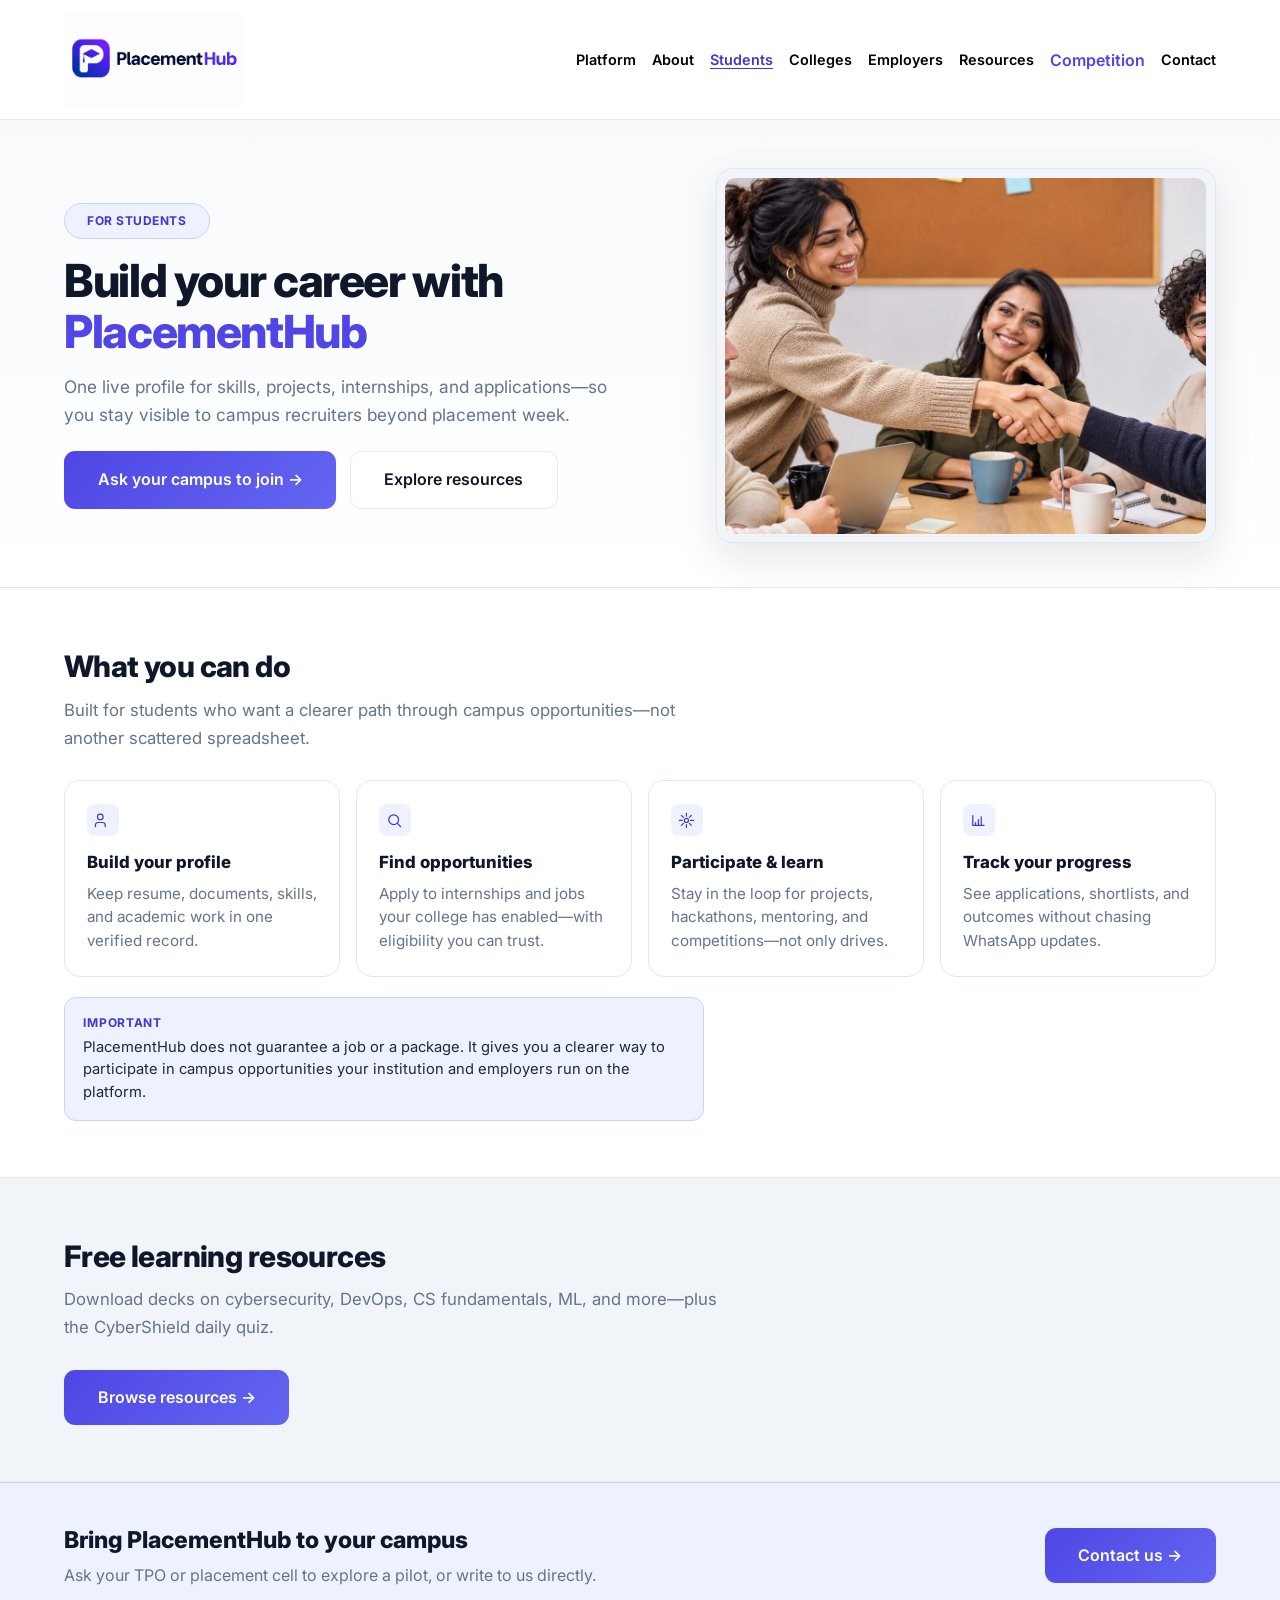
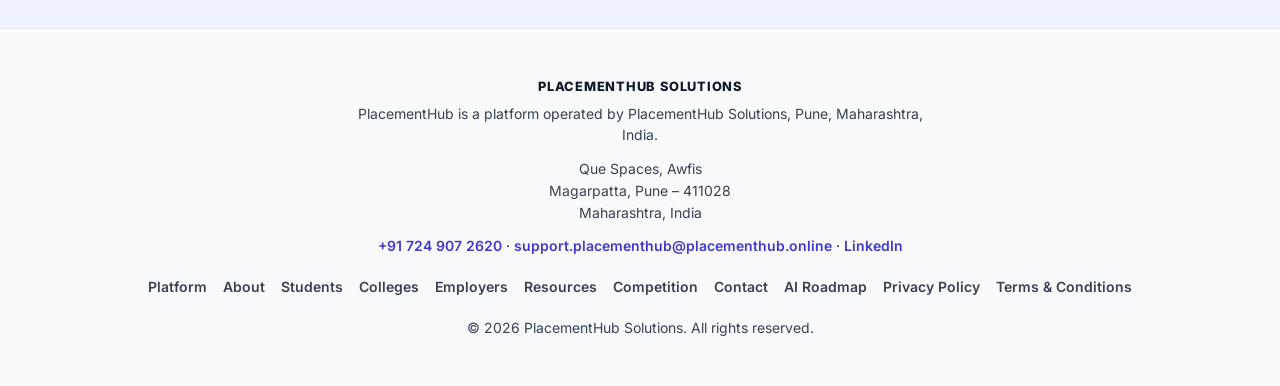
<file: students/index.html>
<!DOCTYPE html>
<html lang="en">
<head>
  <meta charset="utf-8" />
  <meta name="viewport" content="width=device-width, initial-scale=1" />
  <meta http-equiv="Cache-Control" content="no-cache, no-store, must-revalidate" />
  <meta http-equiv="Pragma" content="no-cache" />
  <title>For Students — PlacementHub</title>
  <meta name="description" content="Keep a live profile, apply for internships and jobs, and stay visible to campus recruiters year-round." />
  <link rel="canonical" href="https://placementhub.online/students/" />
  <script src="/js/refresh.js"></script>
  <link rel="preconnect" href="https://fonts.googleapis.com" />
  <link rel="preconnect" href="https://fonts.gstatic.com" crossorigin />
  <link href="https://fonts.googleapis.com/css2?family=Inter:wght@400;500;600;700;800&display=swap" rel="stylesheet" />
  <link rel="stylesheet" href="/css/site.css?v=20261121j" />
  <link rel="stylesheet" href="/css/pages.css?v=20261121j" />
</head>
<body>
  <a class="skip-link" href="#content">Skip to content</a>
  <header class="site-header">
    <div class="header-inner">
      <a class="brand" href="/" aria-label="PlacementHub home">
        <img class="brand-logo" src="/images/logo.png" alt="PlacementHub" width="480" height="92" />
      </a>
      <div class="header-actions">
        <nav class="nav-links" aria-label="Primary">
          <a href="/platform/">Platform</a>
          <a href="/about/">About</a>
          <a href="/students/" aria-current="page">Students</a>
          <a href="/colleges/">Colleges</a>
          <a href="/employers/">Employers</a>
          <a href="/resources/">Resources</a>
          <a href="/competition/">Competition</a>
          <a href="/contact/">Contact</a>
        </nav>
      </div>
    </div>
  </header>
  <main id="content" class="ph-page">
    <section class="ph-hero">
      <div class="ph-hero-inner">
        <div class="ph-hero-copy">
          <p class="ph-kicker">For students</p>
          <h1>Build your career with <span>PlacementHub</span></h1>
          <p class="ph-hero-lead">One live profile for skills, projects, internships, and applications—so you stay visible to campus recruiters beyond placement week.</p>
          <div class="ph-hero-actions">
            <a class="btn btn-primary" href="/contact/">Ask your campus to join →</a>
            <a class="btn btn-secondary" href="/resources/">Explore resources</a>
          </div>
        </div>
        <div class="ph-hero-visual">
          <img src="/images/competition-hero.jpg" alt="Students collaborating around a shared workspace" width="2056" height="765" fetchpriority="high" />
        </div>
      </div>
    </section>

    <section class="ph-section">
      <div class="ph-wrap">
        <h2 class="ph-title">What you can do</h2>
        <p class="ph-lead">Built for students who want a clearer path through campus opportunities—not another scattered spreadsheet.</p>
        <div class="ph-grid-4">
          <article class="ph-card">
            <span class="ph-ico" aria-hidden="true"><svg viewBox="0 0 24 24" fill="none" stroke="currentColor" stroke-width="1.75" stroke-linecap="round" stroke-linejoin="round"><path d="M16 21v-2a4 4 0 0 0-4-4H6a4 4 0 0 0-4 4v2"/><circle cx="9" cy="7" r="4"/></svg></span>
            <h3>Build your profile</h3>
            <p>Keep resume, documents, skills, and academic work in one verified record.</p>
          </article>
          <article class="ph-card">
            <span class="ph-ico" aria-hidden="true"><svg viewBox="0 0 24 24" fill="none" stroke="currentColor" stroke-width="1.75" stroke-linecap="round" stroke-linejoin="round"><circle cx="11" cy="11" r="7"/><path d="M21 21l-4.3-4.3"/></svg></span>
            <h3>Find opportunities</h3>
            <p>Apply to internships and jobs your college has enabled—with eligibility you can trust.</p>
          </article>
          <article class="ph-card">
            <span class="ph-ico" aria-hidden="true"><svg viewBox="0 0 24 24" fill="none" stroke="currentColor" stroke-width="1.75" stroke-linecap="round" stroke-linejoin="round"><path d="M12 2v4M12 18v4M4.9 4.9l2.8 2.8M16.3 16.3l2.8 2.8M2 12h4M18 12h4M4.9 19.1l2.8-2.8M16.3 7.7l2.8-2.8"/><circle cx="12" cy="12" r="3"/></svg></span>
            <h3>Participate &amp; learn</h3>
            <p>Stay in the loop for projects, hackathons, mentoring, and competitions—not only drives.</p>
          </article>
          <article class="ph-card">
            <span class="ph-ico" aria-hidden="true"><svg viewBox="0 0 24 24" fill="none" stroke="currentColor" stroke-width="1.75" stroke-linecap="round" stroke-linejoin="round"><path d="M4 19V5M4 19h16M8 15v4M12 11v8M16 7v12"/></svg></span>
            <h3>Track your progress</h3>
            <p>See applications, shortlists, and outcomes without chasing WhatsApp updates.</p>
          </article>
        </div>
        <aside class="ph-note">
          <strong>Important</strong>
          <p>PlacementHub does not guarantee a job or a package. It gives you a clearer way to participate in campus opportunities your institution and employers run on the platform.</p>
        </aside>
      </div>
    </section>

    <section class="ph-section ph-section--muted">
      <div class="ph-wrap">
        <h2 class="ph-title">Free learning resources</h2>
        <p class="ph-lead">Download decks on cybersecurity, DevOps, CS fundamentals, ML, and more—plus the CyberShield daily quiz.</p>
        <a class="btn btn-primary" href="/resources/">Browse resources →</a>
      </div>
    </section>

    <section class="ph-cta">
      <div class="ph-wrap ph-cta-inner">
        <div>
          <h2>Bring PlacementHub to your campus</h2>
          <p>Ask your TPO or placement cell to explore a pilot, or write to us directly.</p>
        </div>
        <div class="ph-cta-actions">
          <a class="btn btn-primary" href="/contact/">Contact us →</a>
        </div>
      </div>
    </section>
  </main>

  <footer class="site-footer">
    <div class="footer-inner">
      <div class="footer-identity">
        <p class="footer-org">PlacementHub Solutions</p>
        <p class="footer-operated">PlacementHub is a platform operated by PlacementHub Solutions, Pune, Maharashtra, India.</p>
        <address class="footer-address">
          Que Spaces, Awfis<br />
          Magarpatta, Pune – 411028<br />
          Maharashtra, India
        </address>
        <p class="footer-contact-links">
          <a href="tel:+917249072620">+91 724 907 2620</a>
          ·
          <a href="mailto:support.placementhub@placementhub.online">support.placementhub@placementhub.online</a>
          ·
          <a href="https://www.linkedin.com/company/placementhubonline/" target="_blank" rel="noopener noreferrer">LinkedIn</a>
        </p>
      </div>
      <nav class="footer-nav" aria-label="Footer">
        <a href="/platform/">Platform</a>
        <a href="/about/">About</a>
        <a href="/students/">Students</a>
        <a href="/colleges/">Colleges</a>
        <a href="/employers/">Employers</a>
        <a href="/resources/">Resources</a>
        <a href="/competition/">Competition</a>
        <a href="/contact/">Contact</a>
        <a href="https://placementhubsupport-coder.github.io/PlacementHub-AI-Lab/" target="_blank" rel="noopener noreferrer">AI Roadmap</a>
        <a href="/privacy.html">Privacy Policy</a>
        <a href="/terms.html">Terms &amp; Conditions</a>
      </nav>
      <p class="footer-copy">&copy; 2026 PlacementHub Solutions. All rights reserved.</p>
    </div>
  </footer>
</body>
</html>
</file>
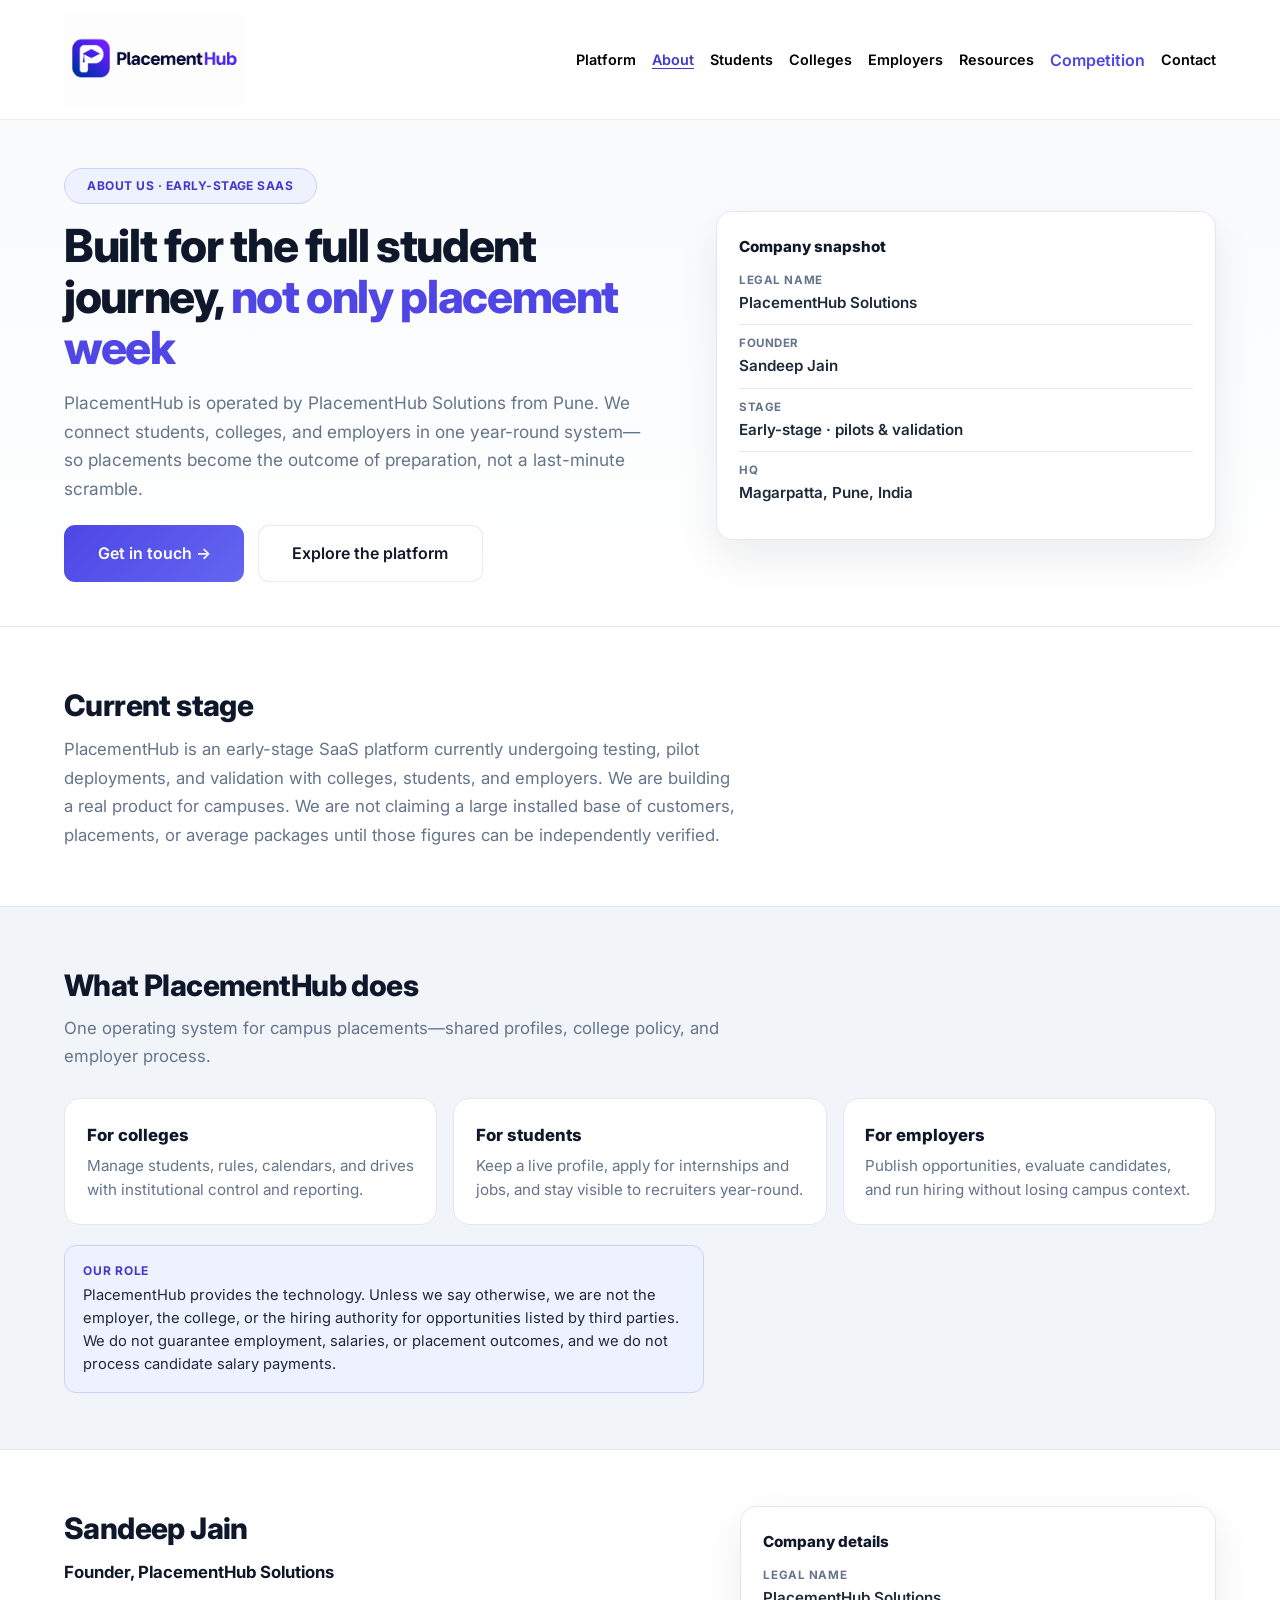
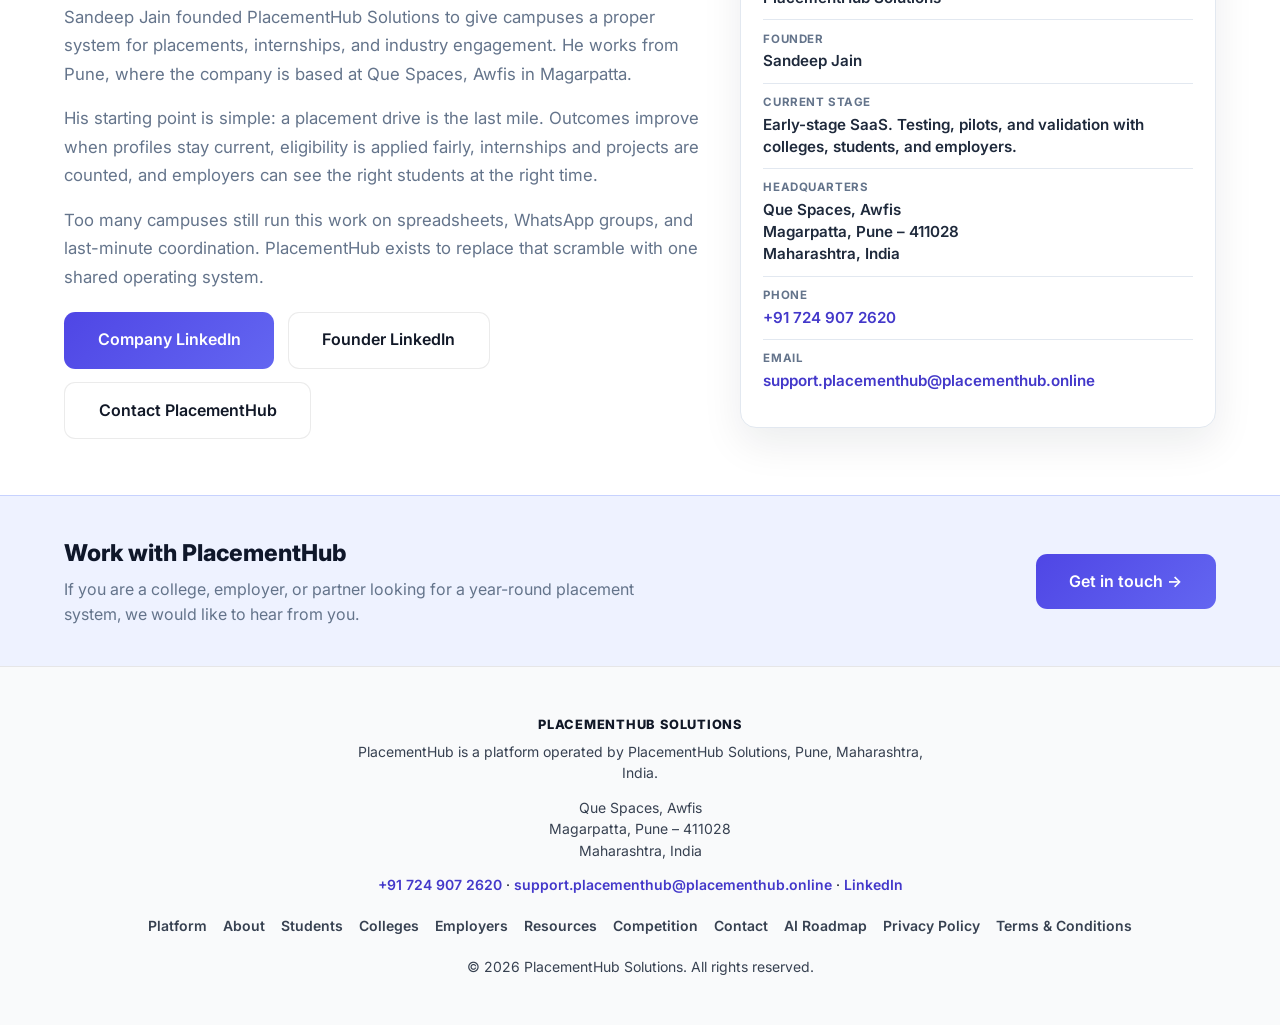
<file: about.html>
<!DOCTYPE html>
<html lang="en">
<head>
  <meta charset="utf-8" />
  <title>Redirecting…</title>
  <link rel="canonical" href="https://placementhub.online/about/" />
  <meta http-equiv="refresh" content="0; url=/about/" />
  <script>location.replace('/about/' + location.hash);</script>
</head>
<body>
  <p>This page has moved. <a href="/about/">Continue</a>.</p>
</body>
</html>
</file>
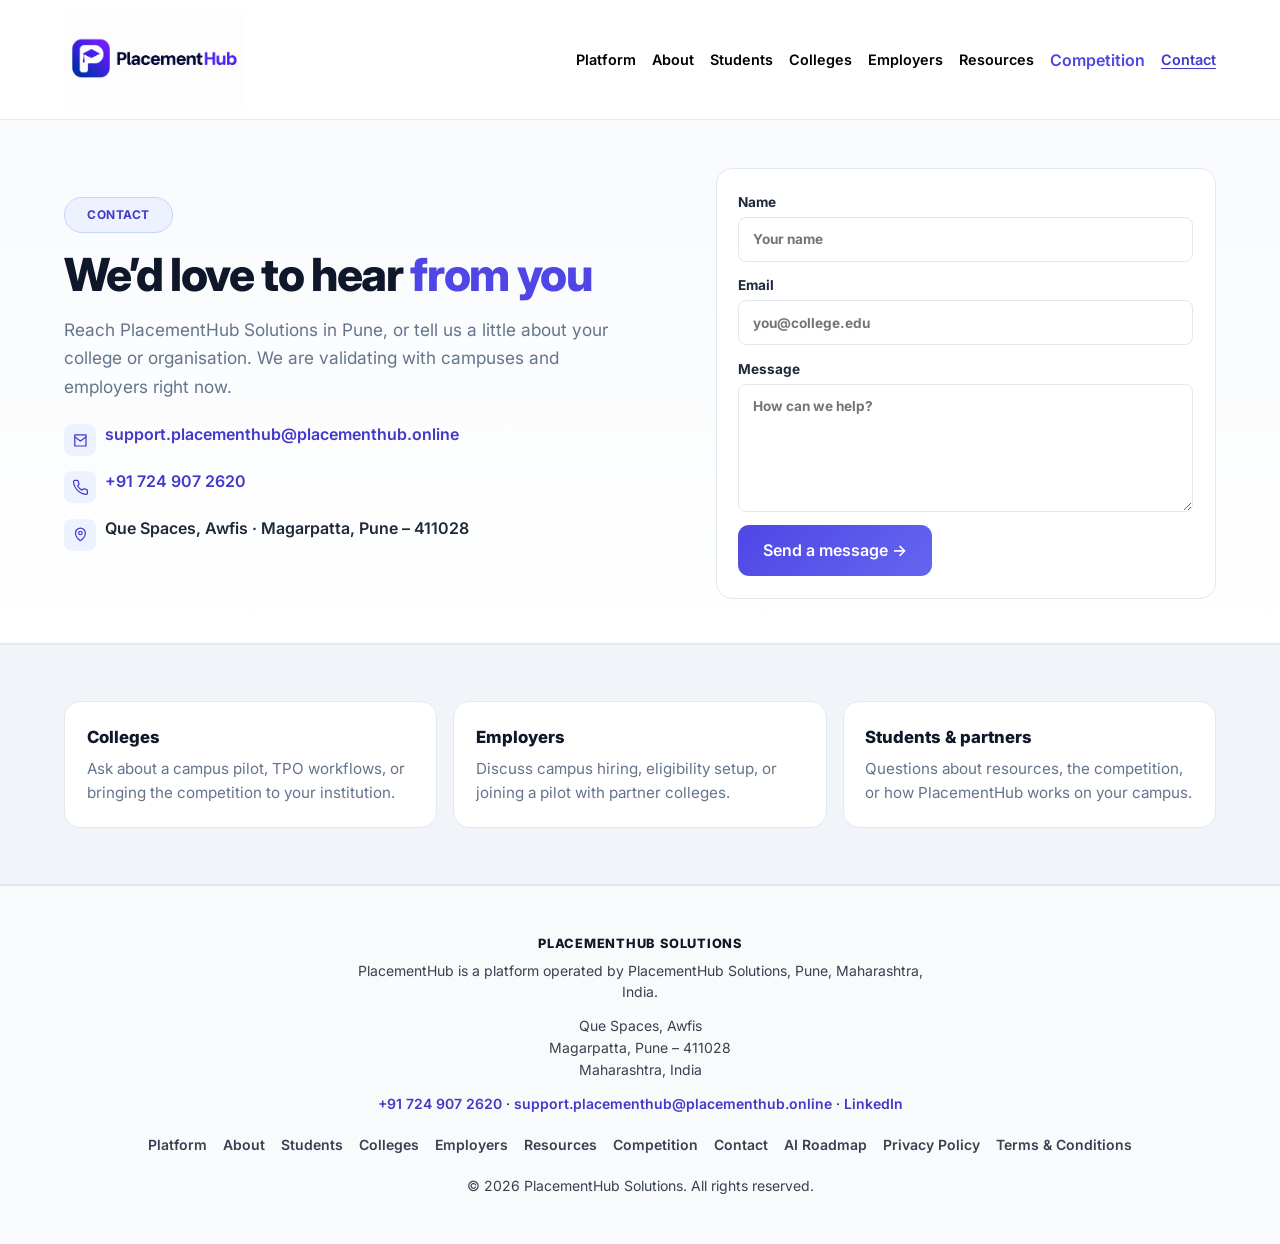
<file: contact.html>
<!DOCTYPE html>
<html lang="en">
<head>
  <meta charset="utf-8" />
  <title>Redirecting…</title>
  <link rel="canonical" href="https://placementhub.online/contact/" />
  <meta http-equiv="refresh" content="0; url=/contact/" />
  <script>location.replace('/contact/' + location.hash);</script>
</head>
<body>
  <p>This page has moved. <a href="/contact/">Continue</a>.</p>
</body>
</html>
</file>
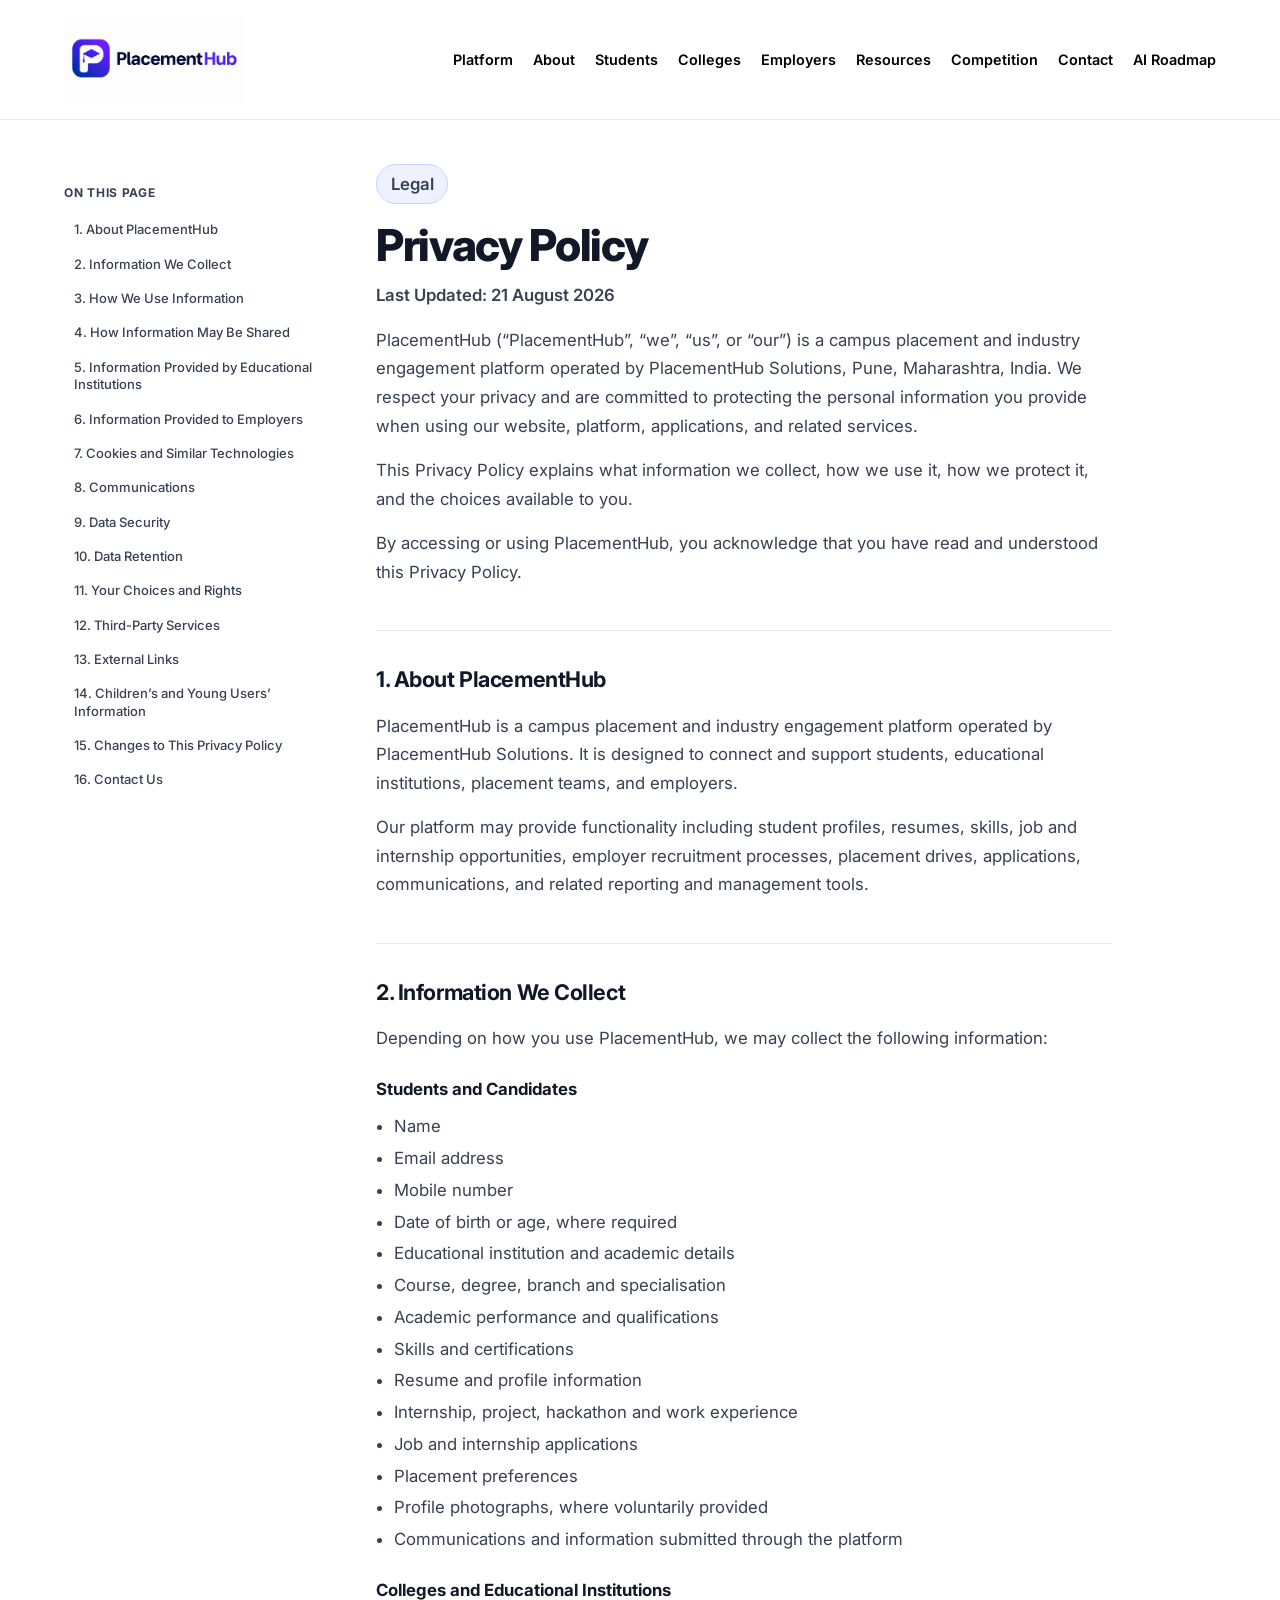
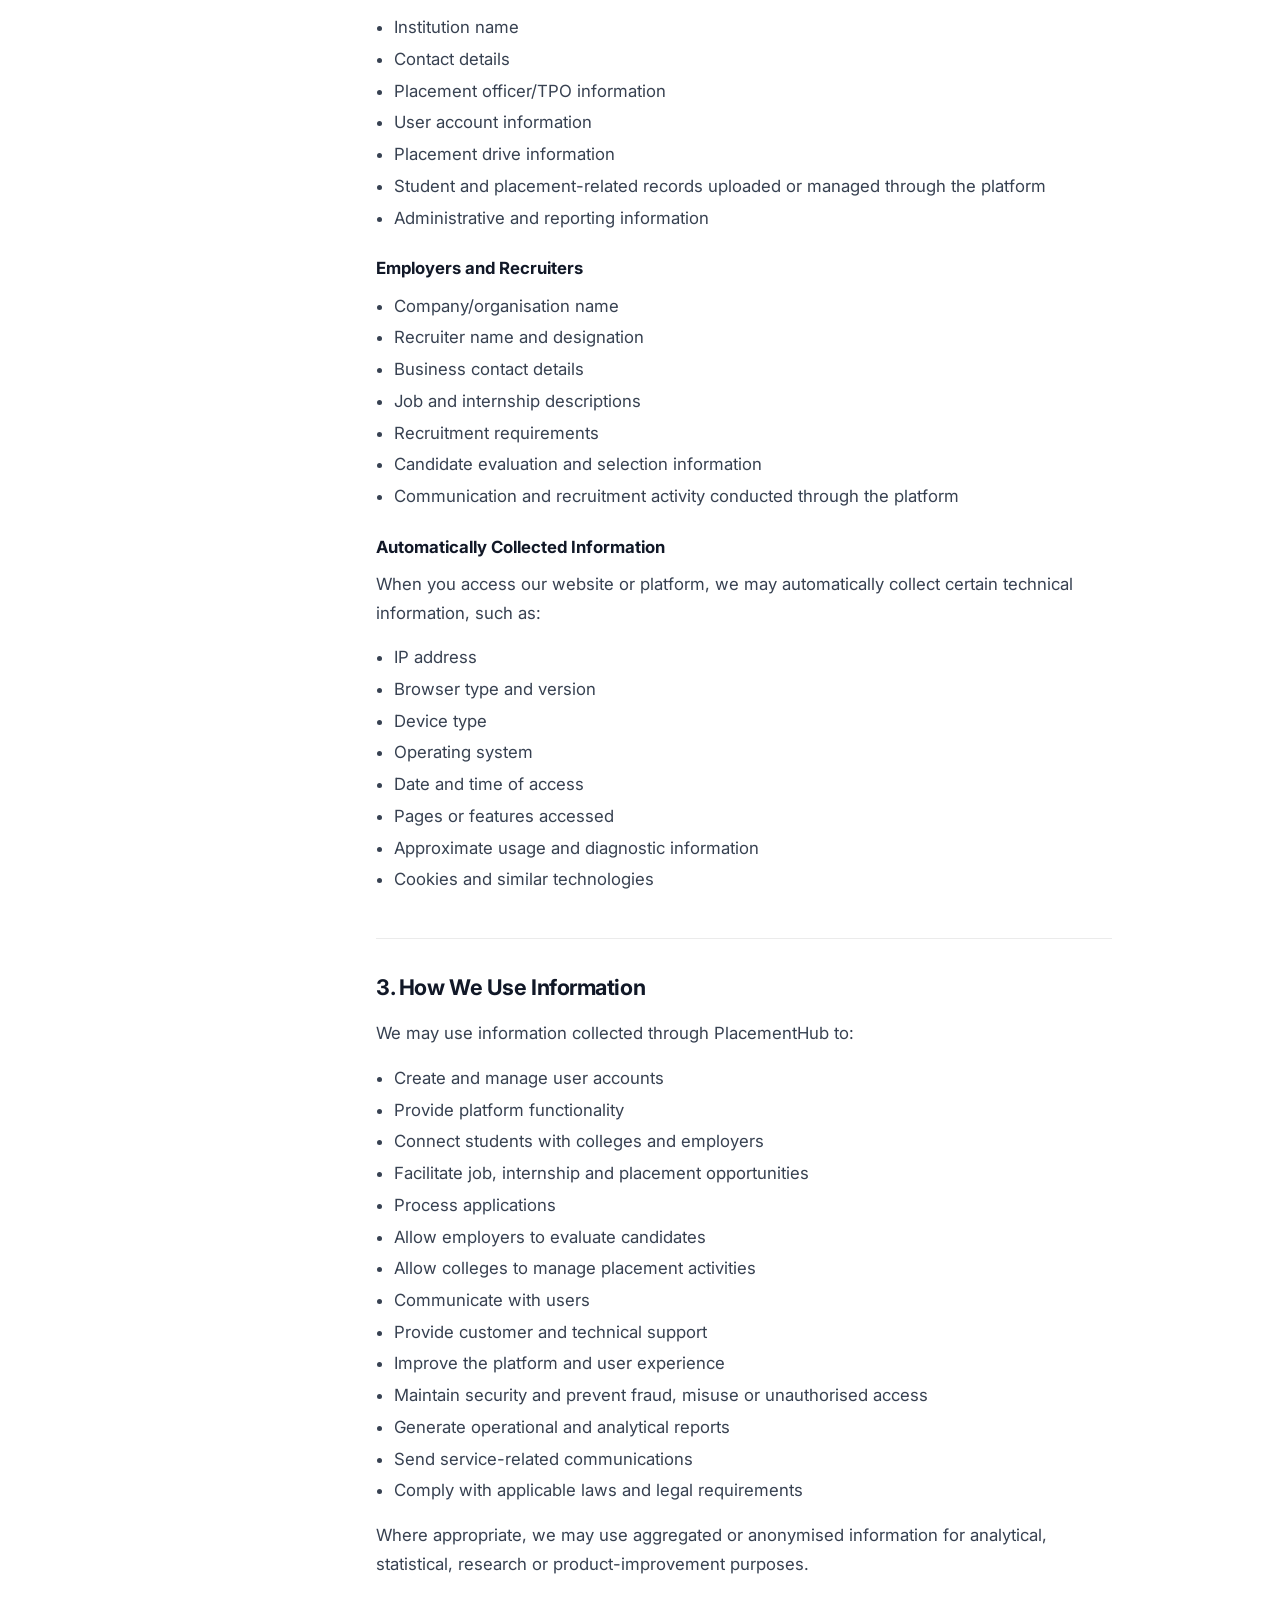
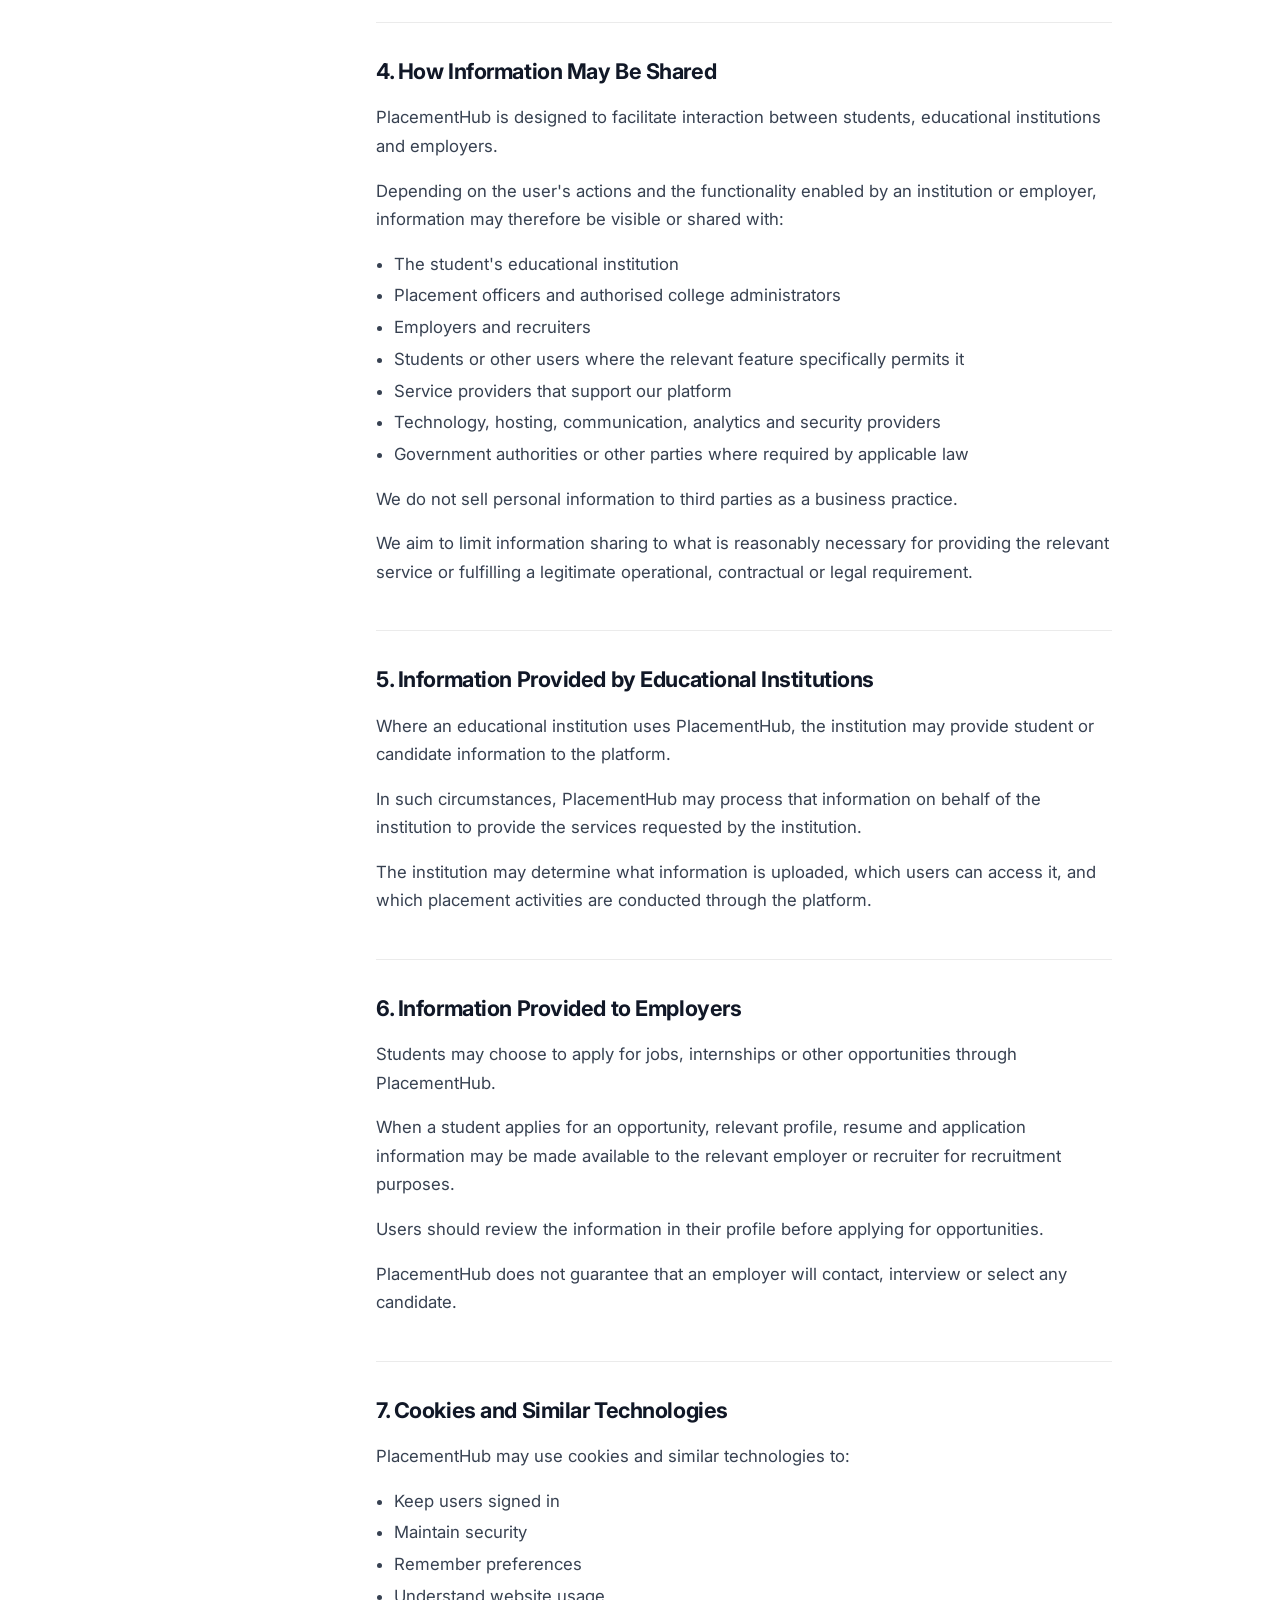
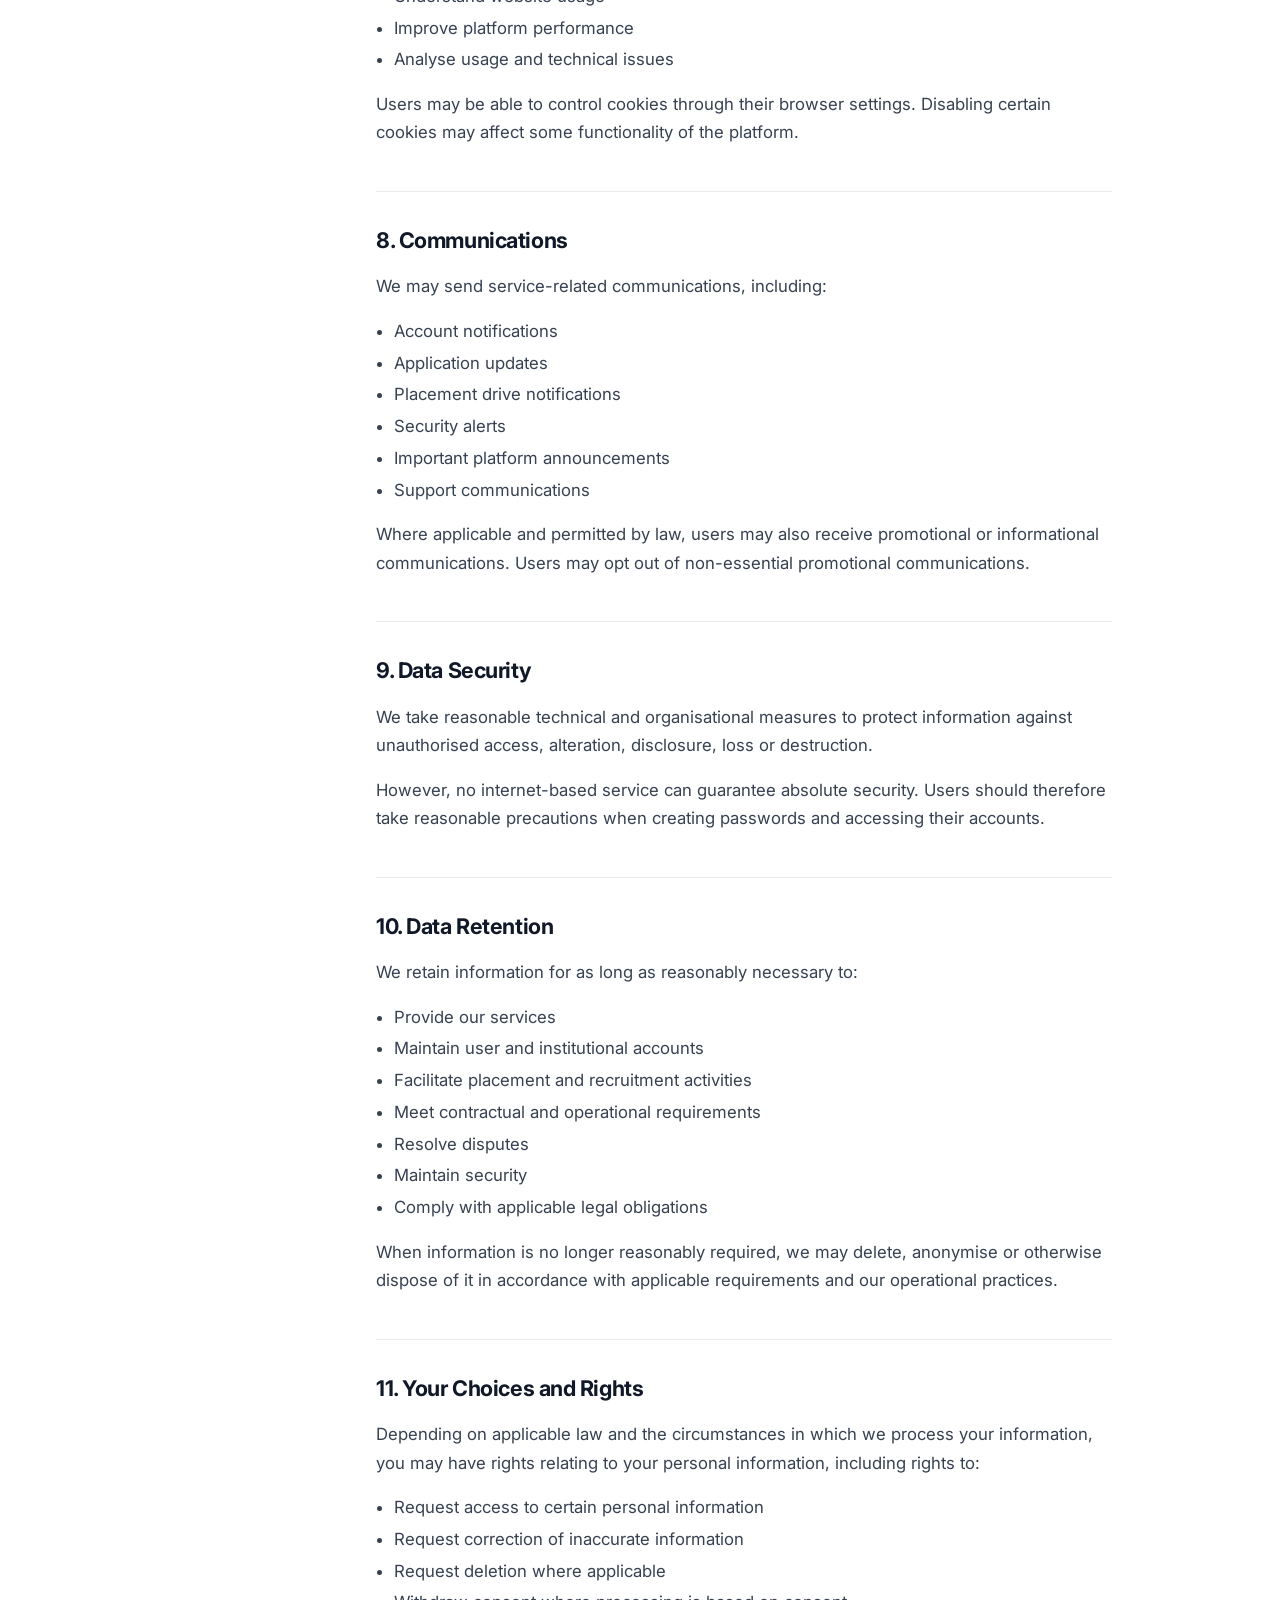
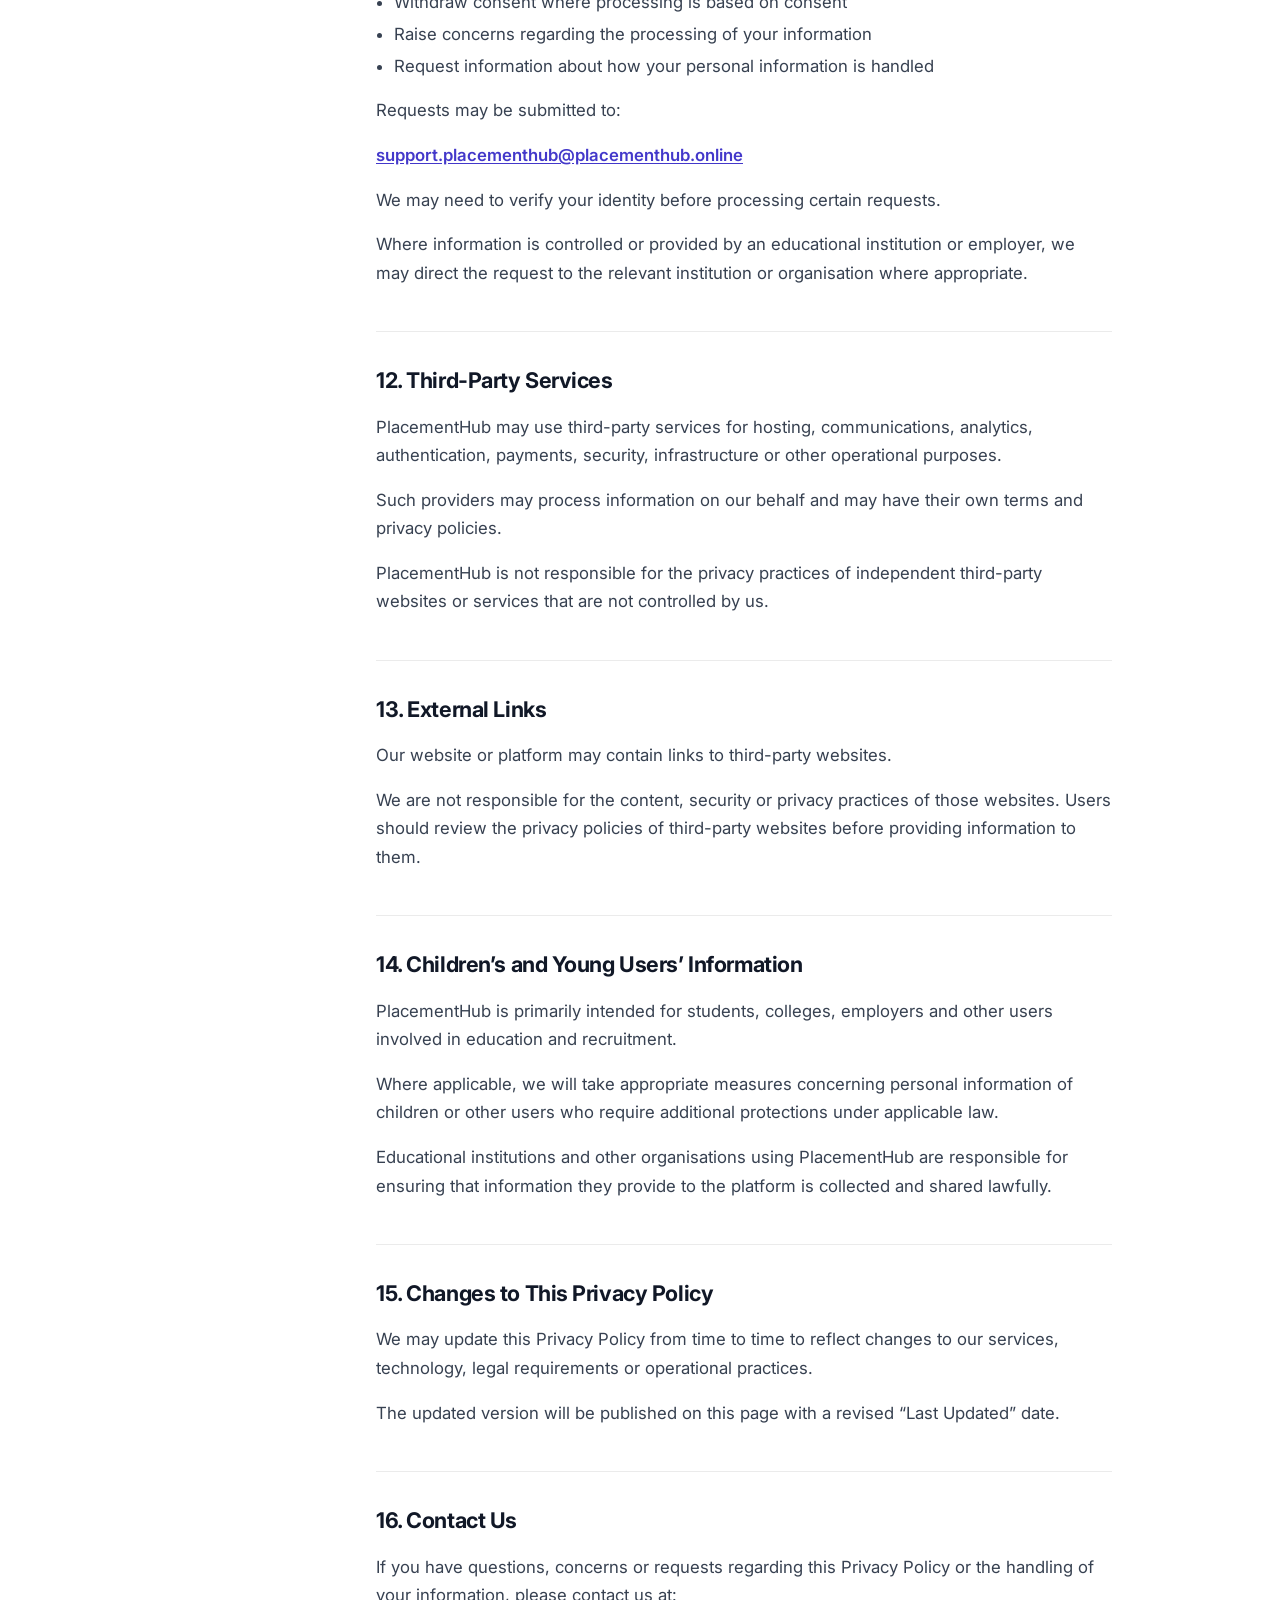
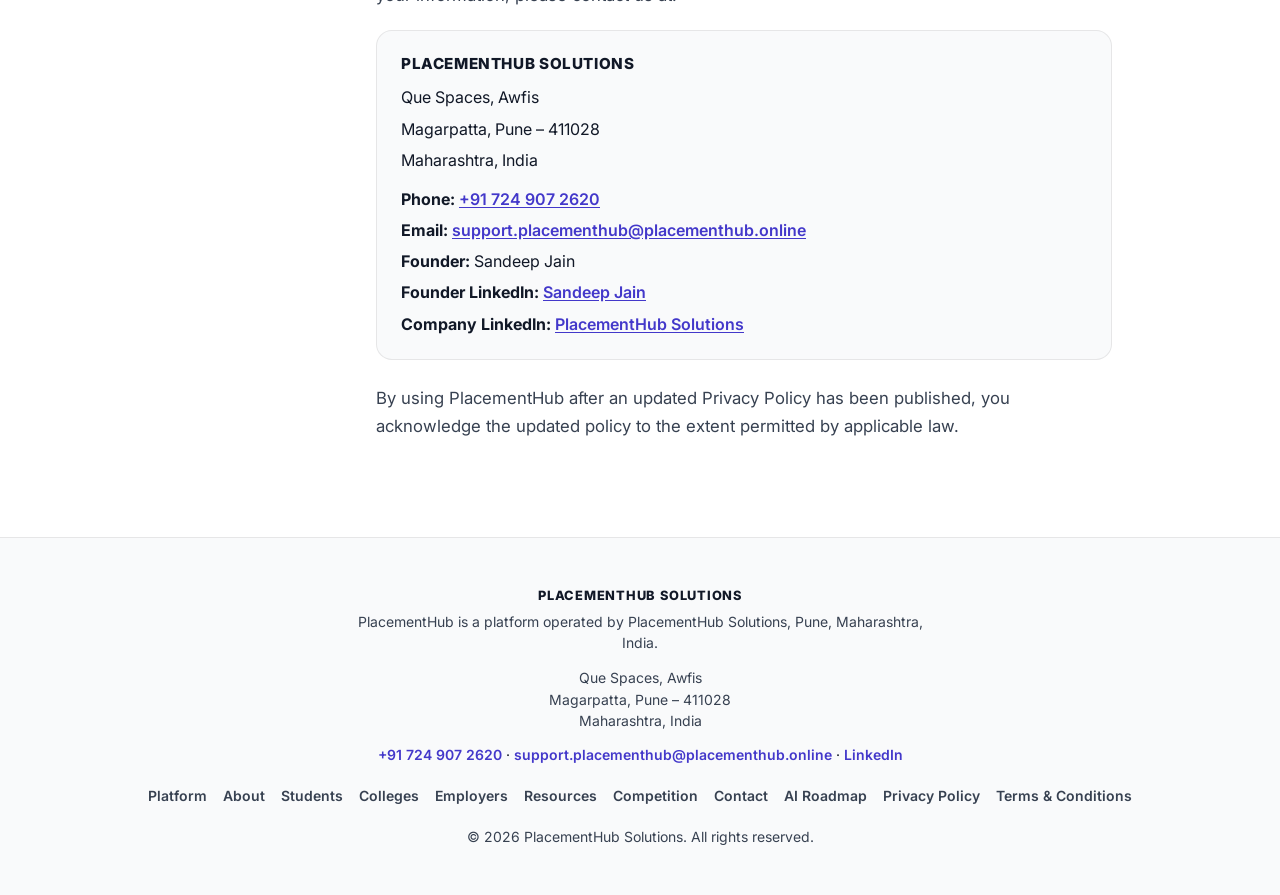
<file: privacy.html>
<!DOCTYPE html>
<html lang="en">
<head>
  <meta charset="utf-8" />
  <meta name="viewport" content="width=device-width, initial-scale=1" />
  <meta http-equiv="Cache-Control" content="no-cache, no-store, must-revalidate" />
  <meta http-equiv="Pragma" content="no-cache" />
  <title>Privacy Policy — PlacementHub</title>
  <meta name="description" content="How PlacementHub Solutions collects, uses, shares, and protects personal information for students, colleges, and employers." />
  <link rel="canonical" href="https://placementhub.online/privacy.html" />
  <script>
    (function () {
      try {
        var KEY = 'ph_fresh_session';
        var url = new URL(window.location.href);
        if (url.searchParams.has('_r')) {
          url.searchParams.delete('_r');
          history.replaceState(null, '', url.pathname + url.search + url.hash);
          sessionStorage.setItem(KEY, '1');
          return;
        }
        if (sessionStorage.getItem(KEY)) return;
        url.searchParams.set('_r', String(Date.now()));
        window.location.replace(url.toString());
      } catch (e) { /* ignore */ }
    })();
  </script>
  <link rel="preconnect" href="https://fonts.googleapis.com" />
  <link rel="preconnect" href="https://fonts.gstatic.com" crossorigin />
  <link href="https://fonts.googleapis.com/css2?family=Inter:wght@400;500;600;700;800&display=swap" rel="stylesheet" />
  <style>
    :root {
      --primary-50: #EEF2FF;
      --primary-200: #C7D2FE;
      --primary-500: #6366F1;
      --primary-600: #4F46E5;
      --primary-700: #4338CA;
      --bg-primary: #FFFFFF;
      --bg-secondary: #F9FAFB;
      --text-primary: #111827;
      --text-secondary: #374151;
      --border-default: rgba(0, 0, 0, 0.08);
      --font-sans: Inter, system-ui, -apple-system, Segoe UI, Roboto, sans-serif;
    }

    * { box-sizing: border-box; }
    html { scroll-behavior: smooth; }
    body {
      margin: 0;
      font-family: var(--font-sans);
      background: var(--bg-primary);
      color: var(--text-primary);
      line-height: 1.5;
      -webkit-font-smoothing: antialiased;
    }
    a { color: inherit; text-decoration: none; }
    img { max-width: 100%; height: auto; display: block; }

    .skip-link {
      position: absolute;
      left: 1rem;
      top: -3rem;
      z-index: 100;
      background: var(--primary-600);
      color: #fff;
      padding: 0.5rem 0.85rem;
      border-radius: 0.375rem;
      font-weight: 600;
      font-size: 0.875rem;
    }
    .skip-link:focus { top: 0.75rem; }

    .site-header {
      position: sticky;
      top: 0;
      z-index: 40;
      background: var(--bg-primary);
      border-bottom: 1px solid var(--border-default);
    }
    .header-inner {
      max-width: 1200px;
      margin: 0 auto;
      padding: 0.85rem 1.5rem;
      display: flex;
      align-items: center;
      justify-content: space-between;
      gap: 1rem;
      flex-wrap: wrap;
    }
    .brand {
      display: flex;
      align-items: center;
      line-height: 0;
    }
    .brand-logo {
      height: 5.75rem;
      width: auto;
      max-width: min(480px, 70vw);
      object-fit: contain;
      object-position: left center;
      display: block;
    }
    .header-actions {
      display: flex;
      align-items: center;
      gap: 1.25rem;
      flex-wrap: wrap;
      margin-left: auto;
    }
    .nav-links {
      display: flex;
      gap: 1.25rem;
      flex-wrap: wrap;
      align-items: center;
    }
    .nav-links a {
      font-size: 0.9rem;
      font-weight: 600;
      color: #000;
      background: none;
      border: none;
      padding: 0;
    }
    .nav-links a:hover { text-decoration: underline; }

    .policy {
      max-width: 1200px;
      margin: 0 auto;
      padding: 2.75rem 1.5rem 5rem;
      display: grid;
      grid-template-columns: minmax(0, 16.5rem) minmax(0, 1fr);
      gap: 3rem;
      align-items: start;
    }
    .toc {
      position: sticky;
      top: 8.5rem;
      padding: 1.25rem 0;
    }
    .toc h2 {
      margin: 0 0 0.85rem;
      font-size: 0.75rem;
      font-weight: 700;
      letter-spacing: 0.06em;
      text-transform: uppercase;
      color: var(--text-secondary);
    }
    .toc ol {
      margin: 0;
      padding: 0;
      list-style: none;
      display: flex;
      flex-direction: column;
      gap: 0.35rem;
    }
    .toc a {
      display: block;
      font-size: 0.8125rem;
      font-weight: 500;
      color: var(--text-secondary);
      line-height: 1.35;
      padding: 0.35rem 0.6rem;
      border-radius: 0.375rem;
    }
    .toc a:hover,
    .toc a:focus-visible {
      color: var(--primary-700);
      background: var(--primary-50);
      outline: none;
    }

    .policy-body {
      max-width: 46rem;
      min-width: 0;
    }
    .policy-kicker {
      display: inline-flex;
      align-items: center;
      border-radius: 9999px;
      border: 1px solid var(--primary-200);
      background: var(--primary-50);
      color: var(--primary-700);
      padding: 0.3rem 0.85rem;
      font-size: 0.8125rem;
      font-weight: 600;
      margin: 0 0 1.15rem;
    }
    .policy-body h1 {
      margin: 0 0 0.65rem;
      font-size: clamp(2rem, 4vw, 2.75rem);
      font-weight: 800;
      letter-spacing: -0.03em;
      line-height: 1.15;
    }
    .updated {
      margin: 0 0 1.75rem;
      color: var(--text-secondary);
      font-size: 0.95rem;
      font-weight: 600;
    }
    .policy-body > p,
    .policy-section p {
      margin: 0 0 1rem;
      color: var(--text-secondary);
      font-size: 1.05rem;
      line-height: 1.7;
      max-width: 70ch;
    }
    .policy-section {
      margin-top: 2.75rem;
      padding-top: 2rem;
      border-top: 1px solid var(--border-default);
    }
    .policy-section h2 {
      margin: 0 0 1rem;
      font-size: 1.35rem;
      font-weight: 700;
      letter-spacing: -0.02em;
      scroll-margin-top: 8.75rem;
    }
    .policy-section h3 {
      margin: 1.5rem 0 0.65rem;
      font-size: 1.05rem;
      font-weight: 700;
      color: var(--text-primary);
    }
    .policy-section ul {
      margin: 0 0 1rem;
      padding: 0 0 0 1.15rem;
      color: var(--text-secondary);
      font-size: 1.05rem;
      line-height: 1.7;
    }
    .policy-section li { margin: 0.2rem 0; }
    .policy-section a {
      color: var(--primary-700);
      font-weight: 600;
      text-decoration: underline;
      text-underline-offset: 2px;
    }
    .policy-section a:hover { color: var(--primary-600); }

    .contact-box {
      margin-top: 1.25rem;
      background: var(--bg-secondary);
      border: 1px solid var(--border-default);
      border-radius: 1rem;
      padding: 1.35rem 1.5rem;
    }
    .contact-box p {
      margin: 0 0 0.35rem;
      color: var(--text-primary);
      font-size: 1rem;
      line-height: 1.6;
    }
    .contact-box p:last-child { margin-bottom: 0; }
    .contact-box .org {
      font-weight: 800;
      font-size: 0.95rem;
      letter-spacing: 0.04em;
      text-transform: uppercase;
      margin-bottom: 0.55rem;
    }

    .site-footer {
      background: var(--bg-secondary);
      border-top: 1px solid var(--border-default);
      padding: 3rem 1.5rem;
    }
    .footer-inner {
      max-width: 1200px;
      margin: 0 auto;
      display: flex;
      flex-direction: column;
      align-items: center;
      gap: 1.25rem;
    }
    .footer-identity {
      text-align: center;
      max-width: 36rem;
    }
    .footer-org {
      margin: 0 0 0.4rem;
      font-size: 0.8rem;
      font-weight: 800;
      letter-spacing: 0.06em;
      text-transform: uppercase;
    }
    .footer-operated {
      margin: 0 0 0.85rem;
      font-size: 0.875rem;
      color: var(--text-secondary);
      line-height: 1.5;
    }
    .footer-address {
      margin: 0;
      font-style: normal;
      font-size: 0.875rem;
      color: var(--text-secondary);
      line-height: 1.55;
    }
    .footer-contact-links {
      margin: 0.75rem 0 0;
      font-size: 0.875rem;
    }
    .footer-contact-links a {
      color: var(--primary-700);
      font-weight: 600;
    }
    .footer-contact-links a:hover { text-decoration: underline; }
    .footer-nav {
      display: flex;
      flex-wrap: wrap;
      gap: 1rem;
      justify-content: center;
    }
    .footer-nav a {
      font-size: 0.875rem;
      font-weight: 600;
      color: var(--text-secondary);
    }
    .footer-nav a:hover { color: var(--primary-600); }
    .footer-copy {
      font-size: 0.875rem;
      color: var(--text-secondary);
      margin: 0;
      text-align: center;
    }

    @media (max-width: 900px) {
      .policy {
        grid-template-columns: 1fr;
        gap: 1.5rem;
        padding-top: 2rem;
      }
      .toc {
        position: static;
        padding: 0 0 0.5rem;
      }
      .toc ol {
        display: grid;
        grid-template-columns: 1fr 1fr;
        gap: 0.15rem 1rem;
      }
    }
    @media (max-width: 560px) {
      .toc ol { grid-template-columns: 1fr; }
      .brand-logo { height: 4.25rem; }
      .policy-section h2 { scroll-margin-top: 7.5rem; }
    }
  </style>
</head>
<body>
  <a class="skip-link" href="#policy">Skip to privacy policy</a>
  <header class="site-header">
    <div class="header-inner">
      <a class="brand" href="/" aria-label="PlacementHub home">
        <img class="brand-logo" src="/images/logo.png" alt="PlacementHub" width="480" height="92" />
      </a>
      <div class="header-actions">
        <nav class="nav-links" aria-label="Primary">
          <a href="/platform/">Platform</a>
          <a href="/about/">About</a>
          <a href="/students/">Students</a>
          <a href="/colleges/">Colleges</a>
          <a href="/employers/">Employers</a>
          <a href="/resources/">Resources</a>
          <a href="/competition/">Competition</a>
          <a href="/contact/">Contact</a>
          <a href="https://placementhubsupport-coder.github.io/PlacementHub-AI-Lab/" target="_blank" rel="noopener noreferrer">AI Roadmap</a>
        </nav>
      </div>
    </div>
  </header>

  <main class="policy" id="policy">
    <nav class="toc" aria-label="On this page">
      <h2>On this page</h2>
      <ol>
        <li><a href="#about">1. About PlacementHub</a></li>
        <li><a href="#collect">2. Information We Collect</a></li>
        <li><a href="#use">3. How We Use Information</a></li>
        <li><a href="#share">4. How Information May Be Shared</a></li>
        <li><a href="#institutions">5. Information Provided by Educational Institutions</a></li>
        <li><a href="#employers">6. Information Provided to Employers</a></li>
        <li><a href="#cookies">7. Cookies and Similar Technologies</a></li>
        <li><a href="#communications">8. Communications</a></li>
        <li><a href="#security">9. Data Security</a></li>
        <li><a href="#retention">10. Data Retention</a></li>
        <li><a href="#rights">11. Your Choices and Rights</a></li>
        <li><a href="#third-parties">12. Third-Party Services</a></li>
        <li><a href="#links">13. External Links</a></li>
        <li><a href="#children">14. Children’s and Young Users’ Information</a></li>
        <li><a href="#changes">15. Changes to This Privacy Policy</a></li>
        <li><a href="#contact">16. Contact Us</a></li>
      </ol>
    </nav>

    <article class="policy-body">
      <p class="policy-kicker">Legal</p>
      <h1>Privacy Policy</h1>
      <p class="updated">Last Updated: 21 August 2026</p>

      <p>PlacementHub (“PlacementHub”, “we”, “us”, or “our”) is a campus placement and industry engagement platform operated by PlacementHub Solutions, Pune, Maharashtra, India. We respect your privacy and are committed to protecting the personal information you provide when using our website, platform, applications, and related services.</p>
      <p>This Privacy Policy explains what information we collect, how we use it, how we protect it, and the choices available to you.</p>
      <p>By accessing or using PlacementHub, you acknowledge that you have read and understood this Privacy Policy.</p>

      <section class="policy-section" id="about">
        <h2>1. About PlacementHub</h2>
        <p>PlacementHub is a campus placement and industry engagement platform operated by PlacementHub Solutions. It is designed to connect and support students, educational institutions, placement teams, and employers.</p>
        <p>Our platform may provide functionality including student profiles, resumes, skills, job and internship opportunities, employer recruitment processes, placement drives, applications, communications, and related reporting and management tools.</p>
      </section>

      <section class="policy-section" id="collect">
        <h2>2. Information We Collect</h2>
        <p>Depending on how you use PlacementHub, we may collect the following information:</p>

        <h3>Students and Candidates</h3>
        <ul>
          <li>Name</li>
          <li>Email address</li>
          <li>Mobile number</li>
          <li>Date of birth or age, where required</li>
          <li>Educational institution and academic details</li>
          <li>Course, degree, branch and specialisation</li>
          <li>Academic performance and qualifications</li>
          <li>Skills and certifications</li>
          <li>Resume and profile information</li>
          <li>Internship, project, hackathon and work experience</li>
          <li>Job and internship applications</li>
          <li>Placement preferences</li>
          <li>Profile photographs, where voluntarily provided</li>
          <li>Communications and information submitted through the platform</li>
        </ul>

        <h3>Colleges and Educational Institutions</h3>
        <ul>
          <li>Institution name</li>
          <li>Contact details</li>
          <li>Placement officer/TPO information</li>
          <li>User account information</li>
          <li>Placement drive information</li>
          <li>Student and placement-related records uploaded or managed through the platform</li>
          <li>Administrative and reporting information</li>
        </ul>

        <h3>Employers and Recruiters</h3>
        <ul>
          <li>Company/organisation name</li>
          <li>Recruiter name and designation</li>
          <li>Business contact details</li>
          <li>Job and internship descriptions</li>
          <li>Recruitment requirements</li>
          <li>Candidate evaluation and selection information</li>
          <li>Communication and recruitment activity conducted through the platform</li>
        </ul>

        <h3>Automatically Collected Information</h3>
        <p>When you access our website or platform, we may automatically collect certain technical information, such as:</p>
        <ul>
          <li>IP address</li>
          <li>Browser type and version</li>
          <li>Device type</li>
          <li>Operating system</li>
          <li>Date and time of access</li>
          <li>Pages or features accessed</li>
          <li>Approximate usage and diagnostic information</li>
          <li>Cookies and similar technologies</li>
        </ul>
      </section>

      <section class="policy-section" id="use">
        <h2>3. How We Use Information</h2>
        <p>We may use information collected through PlacementHub to:</p>
        <ul>
          <li>Create and manage user accounts</li>
          <li>Provide platform functionality</li>
          <li>Connect students with colleges and employers</li>
          <li>Facilitate job, internship and placement opportunities</li>
          <li>Process applications</li>
          <li>Allow employers to evaluate candidates</li>
          <li>Allow colleges to manage placement activities</li>
          <li>Communicate with users</li>
          <li>Provide customer and technical support</li>
          <li>Improve the platform and user experience</li>
          <li>Maintain security and prevent fraud, misuse or unauthorised access</li>
          <li>Generate operational and analytical reports</li>
          <li>Send service-related communications</li>
          <li>Comply with applicable laws and legal requirements</li>
        </ul>
        <p>Where appropriate, we may use aggregated or anonymised information for analytical, statistical, research or product-improvement purposes.</p>
      </section>

      <section class="policy-section" id="share">
        <h2>4. How Information May Be Shared</h2>
        <p>PlacementHub is designed to facilitate interaction between students, educational institutions and employers.</p>
        <p>Depending on the user's actions and the functionality enabled by an institution or employer, information may therefore be visible or shared with:</p>
        <ul>
          <li>The student's educational institution</li>
          <li>Placement officers and authorised college administrators</li>
          <li>Employers and recruiters</li>
          <li>Students or other users where the relevant feature specifically permits it</li>
          <li>Service providers that support our platform</li>
          <li>Technology, hosting, communication, analytics and security providers</li>
          <li>Government authorities or other parties where required by applicable law</li>
        </ul>
        <p>We do not sell personal information to third parties as a business practice.</p>
        <p>We aim to limit information sharing to what is reasonably necessary for providing the relevant service or fulfilling a legitimate operational, contractual or legal requirement.</p>
      </section>

      <section class="policy-section" id="institutions">
        <h2>5. Information Provided by Educational Institutions</h2>
        <p>Where an educational institution uses PlacementHub, the institution may provide student or candidate information to the platform.</p>
        <p>In such circumstances, PlacementHub may process that information on behalf of the institution to provide the services requested by the institution.</p>
        <p>The institution may determine what information is uploaded, which users can access it, and which placement activities are conducted through the platform.</p>
      </section>

      <section class="policy-section" id="employers">
        <h2>6. Information Provided to Employers</h2>
        <p>Students may choose to apply for jobs, internships or other opportunities through PlacementHub.</p>
        <p>When a student applies for an opportunity, relevant profile, resume and application information may be made available to the relevant employer or recruiter for recruitment purposes.</p>
        <p>Users should review the information in their profile before applying for opportunities.</p>
        <p>PlacementHub does not guarantee that an employer will contact, interview or select any candidate.</p>
      </section>

      <section class="policy-section" id="cookies">
        <h2>7. Cookies and Similar Technologies</h2>
        <p>PlacementHub may use cookies and similar technologies to:</p>
        <ul>
          <li>Keep users signed in</li>
          <li>Maintain security</li>
          <li>Remember preferences</li>
          <li>Understand website usage</li>
          <li>Improve platform performance</li>
          <li>Analyse usage and technical issues</li>
        </ul>
        <p>Users may be able to control cookies through their browser settings. Disabling certain cookies may affect some functionality of the platform.</p>
      </section>

      <section class="policy-section" id="communications">
        <h2>8. Communications</h2>
        <p>We may send service-related communications, including:</p>
        <ul>
          <li>Account notifications</li>
          <li>Application updates</li>
          <li>Placement drive notifications</li>
          <li>Security alerts</li>
          <li>Important platform announcements</li>
          <li>Support communications</li>
        </ul>
        <p>Where applicable and permitted by law, users may also receive promotional or informational communications. Users may opt out of non-essential promotional communications.</p>
      </section>

      <section class="policy-section" id="security">
        <h2>9. Data Security</h2>
        <p>We take reasonable technical and organisational measures to protect information against unauthorised access, alteration, disclosure, loss or destruction.</p>
        <p>However, no internet-based service can guarantee absolute security. Users should therefore take reasonable precautions when creating passwords and accessing their accounts.</p>
      </section>

      <section class="policy-section" id="retention">
        <h2>10. Data Retention</h2>
        <p>We retain information for as long as reasonably necessary to:</p>
        <ul>
          <li>Provide our services</li>
          <li>Maintain user and institutional accounts</li>
          <li>Facilitate placement and recruitment activities</li>
          <li>Meet contractual and operational requirements</li>
          <li>Resolve disputes</li>
          <li>Maintain security</li>
          <li>Comply with applicable legal obligations</li>
        </ul>
        <p>When information is no longer reasonably required, we may delete, anonymise or otherwise dispose of it in accordance with applicable requirements and our operational practices.</p>
      </section>

      <section class="policy-section" id="rights">
        <h2>11. Your Choices and Rights</h2>
        <p>Depending on applicable law and the circumstances in which we process your information, you may have rights relating to your personal information, including rights to:</p>
        <ul>
          <li>Request access to certain personal information</li>
          <li>Request correction of inaccurate information</li>
          <li>Request deletion where applicable</li>
          <li>Withdraw consent where processing is based on consent</li>
          <li>Raise concerns regarding the processing of your information</li>
          <li>Request information about how your personal information is handled</li>
        </ul>
        <p>Requests may be submitted to:</p>
        <p><a href="mailto:support.placementhub@placementhub.online">support.placementhub@placementhub.online</a></p>
        <p>We may need to verify your identity before processing certain requests.</p>
        <p>Where information is controlled or provided by an educational institution or employer, we may direct the request to the relevant institution or organisation where appropriate.</p>
      </section>

      <section class="policy-section" id="third-parties">
        <h2>12. Third-Party Services</h2>
        <p>PlacementHub may use third-party services for hosting, communications, analytics, authentication, payments, security, infrastructure or other operational purposes.</p>
        <p>Such providers may process information on our behalf and may have their own terms and privacy policies.</p>
        <p>PlacementHub is not responsible for the privacy practices of independent third-party websites or services that are not controlled by us.</p>
      </section>

      <section class="policy-section" id="links">
        <h2>13. External Links</h2>
        <p>Our website or platform may contain links to third-party websites.</p>
        <p>We are not responsible for the content, security or privacy practices of those websites. Users should review the privacy policies of third-party websites before providing information to them.</p>
      </section>

      <section class="policy-section" id="children">
        <h2>14. Children’s and Young Users’ Information</h2>
        <p>PlacementHub is primarily intended for students, colleges, employers and other users involved in education and recruitment.</p>
        <p>Where applicable, we will take appropriate measures concerning personal information of children or other users who require additional protections under applicable law.</p>
        <p>Educational institutions and other organisations using PlacementHub are responsible for ensuring that information they provide to the platform is collected and shared lawfully.</p>
      </section>

      <section class="policy-section" id="changes">
        <h2>15. Changes to This Privacy Policy</h2>
        <p>We may update this Privacy Policy from time to time to reflect changes to our services, technology, legal requirements or operational practices.</p>
        <p>The updated version will be published on this page with a revised “Last Updated” date.</p>
      </section>

      <section class="policy-section" id="contact">
        <h2>16. Contact Us</h2>
        <p>If you have questions, concerns or requests regarding this Privacy Policy or the handling of your information, please contact us at:</p>
        <div class="contact-box">
          <p class="org">PlacementHub Solutions</p>
          <p>Que Spaces, Awfis</p>
          <p>Magarpatta, Pune – 411028</p>
          <p>Maharashtra, India</p>
          <p style="margin-top: 0.85rem;"><strong>Phone:</strong> <a href="tel:+917249072620">+91 724 907 2620</a></p>
          <p><strong>Email:</strong> <a href="mailto:support.placementhub@placementhub.online">support.placementhub@placementhub.online</a></p>
          <p><strong>Founder:</strong> Sandeep Jain</p>
          <p><strong>Founder LinkedIn:</strong> <a href="https://www.linkedin.com/in/jain35/" target="_blank" rel="noopener noreferrer">Sandeep Jain</a></p>
          <p><strong>Company LinkedIn:</strong> <a href="https://www.linkedin.com/company/placementhubonline/" target="_blank" rel="noopener noreferrer">PlacementHub Solutions</a></p>
        </div>
        <p style="margin-top: 1.5rem;">By using PlacementHub after an updated Privacy Policy has been published, you acknowledge the updated policy to the extent permitted by applicable law.</p>
      </section>
    </article>
  </main>

  <footer class="site-footer">
    <div class="footer-inner">
      <div class="footer-identity">
        <p class="footer-org">PlacementHub Solutions</p>
        <p class="footer-operated">PlacementHub is a platform operated by PlacementHub Solutions, Pune, Maharashtra, India.</p>
        <address class="footer-address">
          Que Spaces, Awfis<br />
          Magarpatta, Pune – 411028<br />
          Maharashtra, India
        </address>
        <p class="footer-contact-links">
          <a href="tel:+917249072620">+91 724 907 2620</a>
          ·
          <a href="mailto:support.placementhub@placementhub.online">support.placementhub@placementhub.online</a>
          ·
          <a href="https://www.linkedin.com/company/placementhubonline/" target="_blank" rel="noopener noreferrer">LinkedIn</a>
        </p>
      </div>
      <nav class="footer-nav" aria-label="Footer">
        <a href="/platform/">Platform</a>
        <a href="/about/">About</a>
        <a href="/students/">Students</a>
        <a href="/colleges/">Colleges</a>
        <a href="/employers/">Employers</a>
        <a href="/resources/">Resources</a>
        <a href="/competition/">Competition</a>
          <a href="/contact/">Contact</a>
        <a href="https://placementhubsupport-coder.github.io/PlacementHub-AI-Lab/" target="_blank" rel="noopener noreferrer">AI Roadmap</a>
        <a href="/privacy.html">Privacy Policy</a>
        <a href="/terms.html">Terms &amp; Conditions</a>
      </nav>
      <p class="footer-copy">© 2026 PlacementHub Solutions. All rights reserved.</p>
    </div>
  </footer>
</body>
</html>
</file>
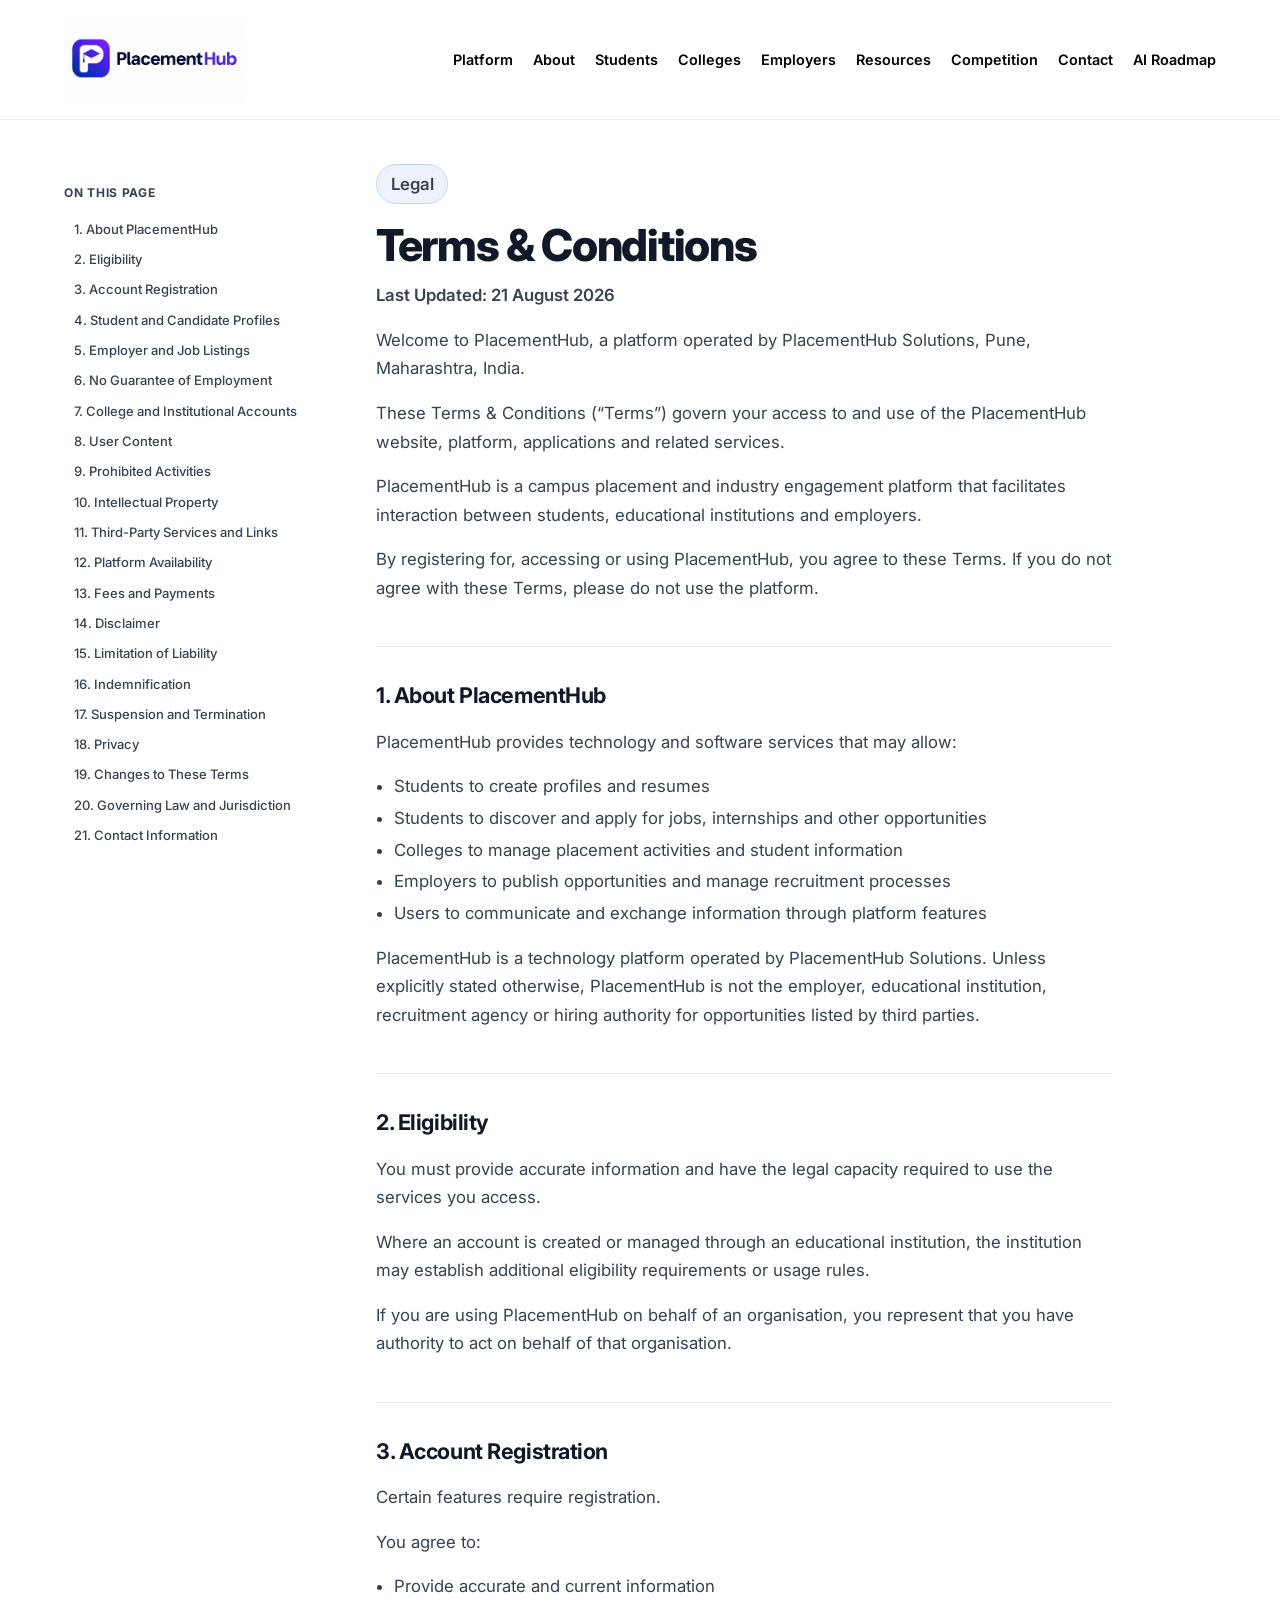
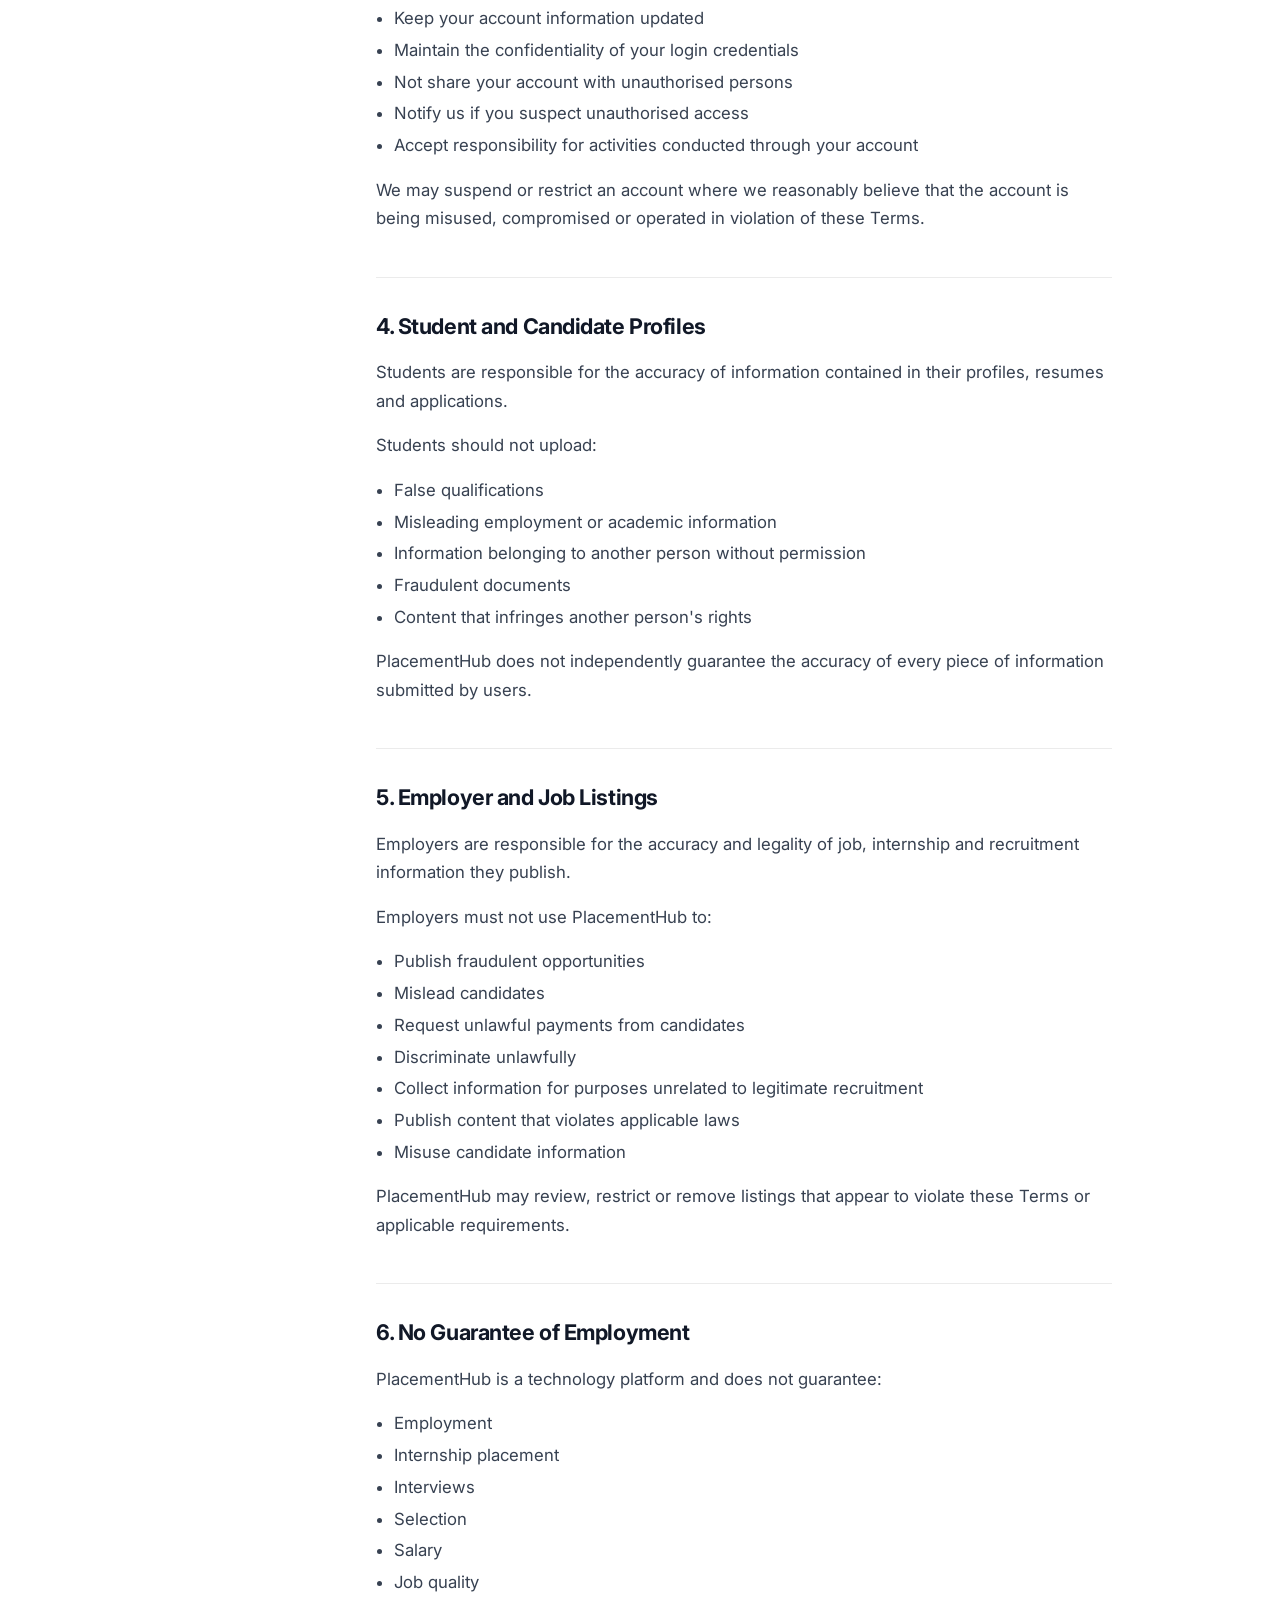
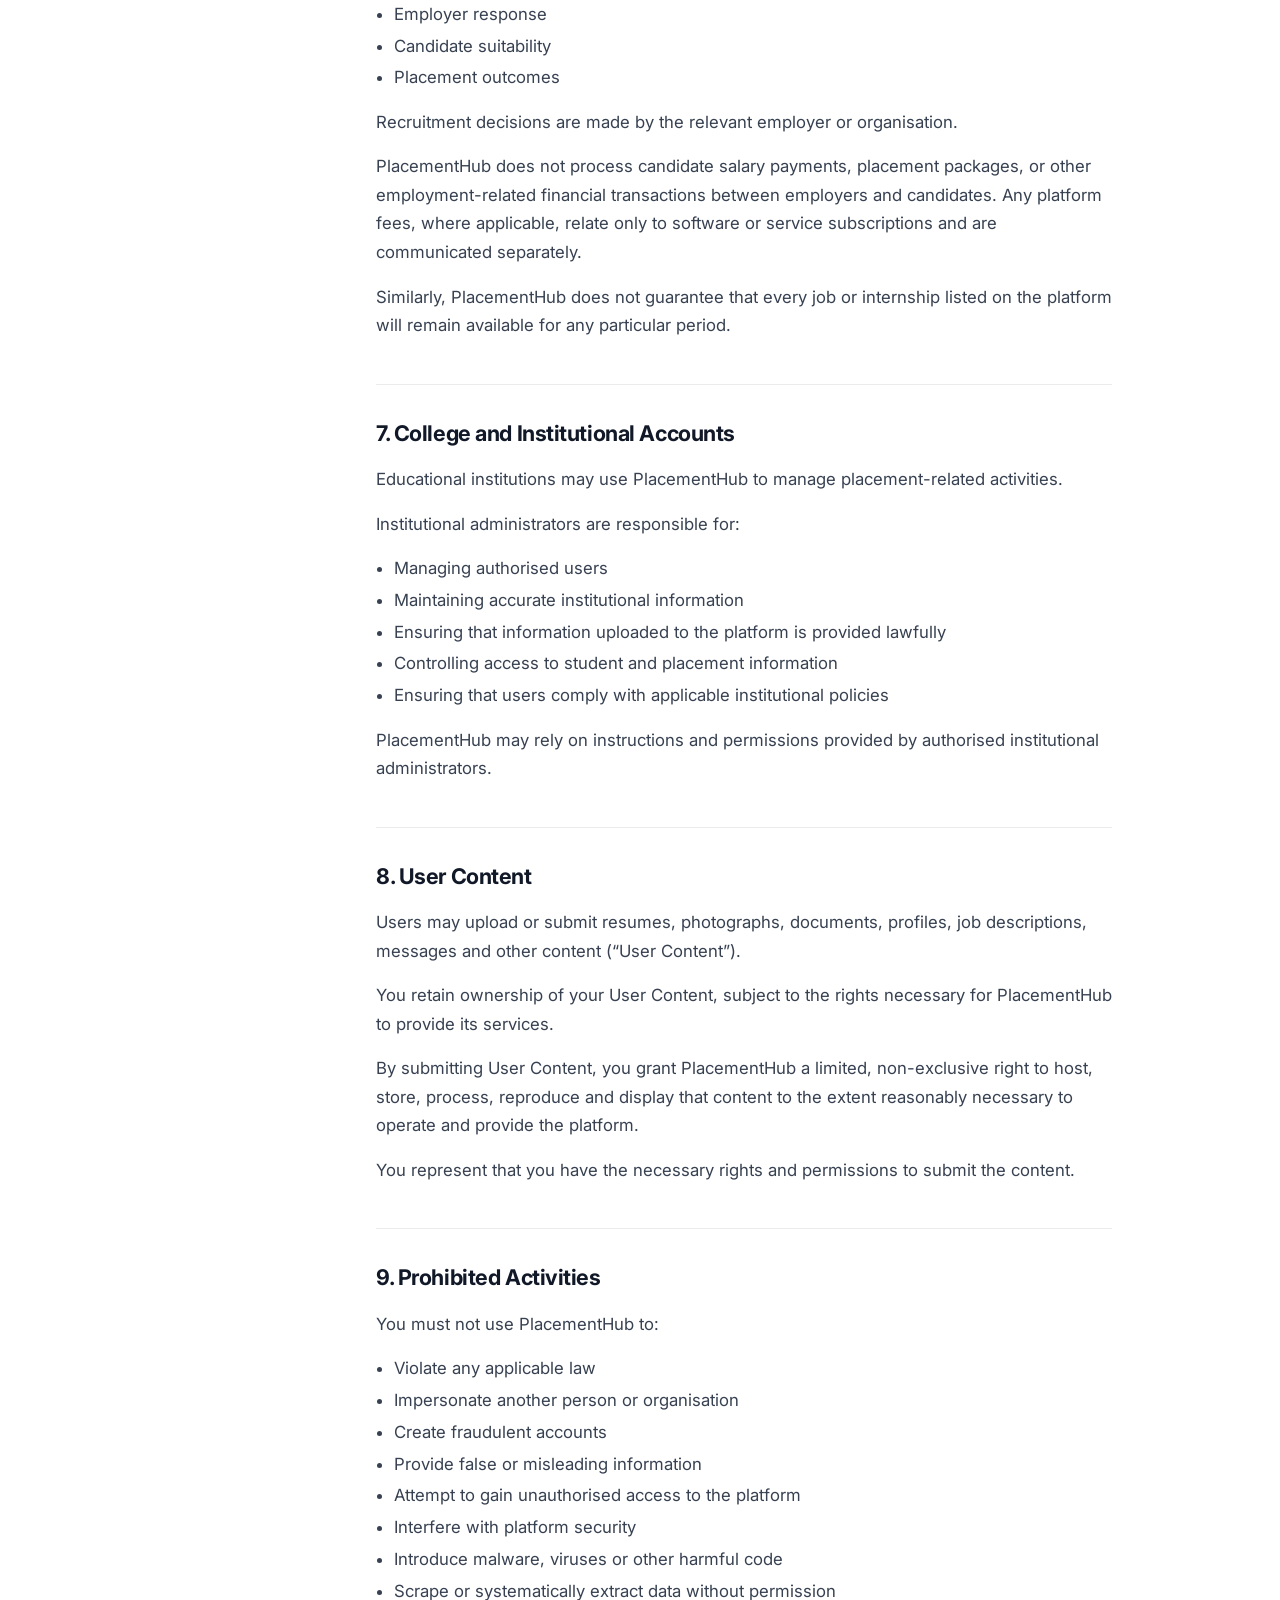
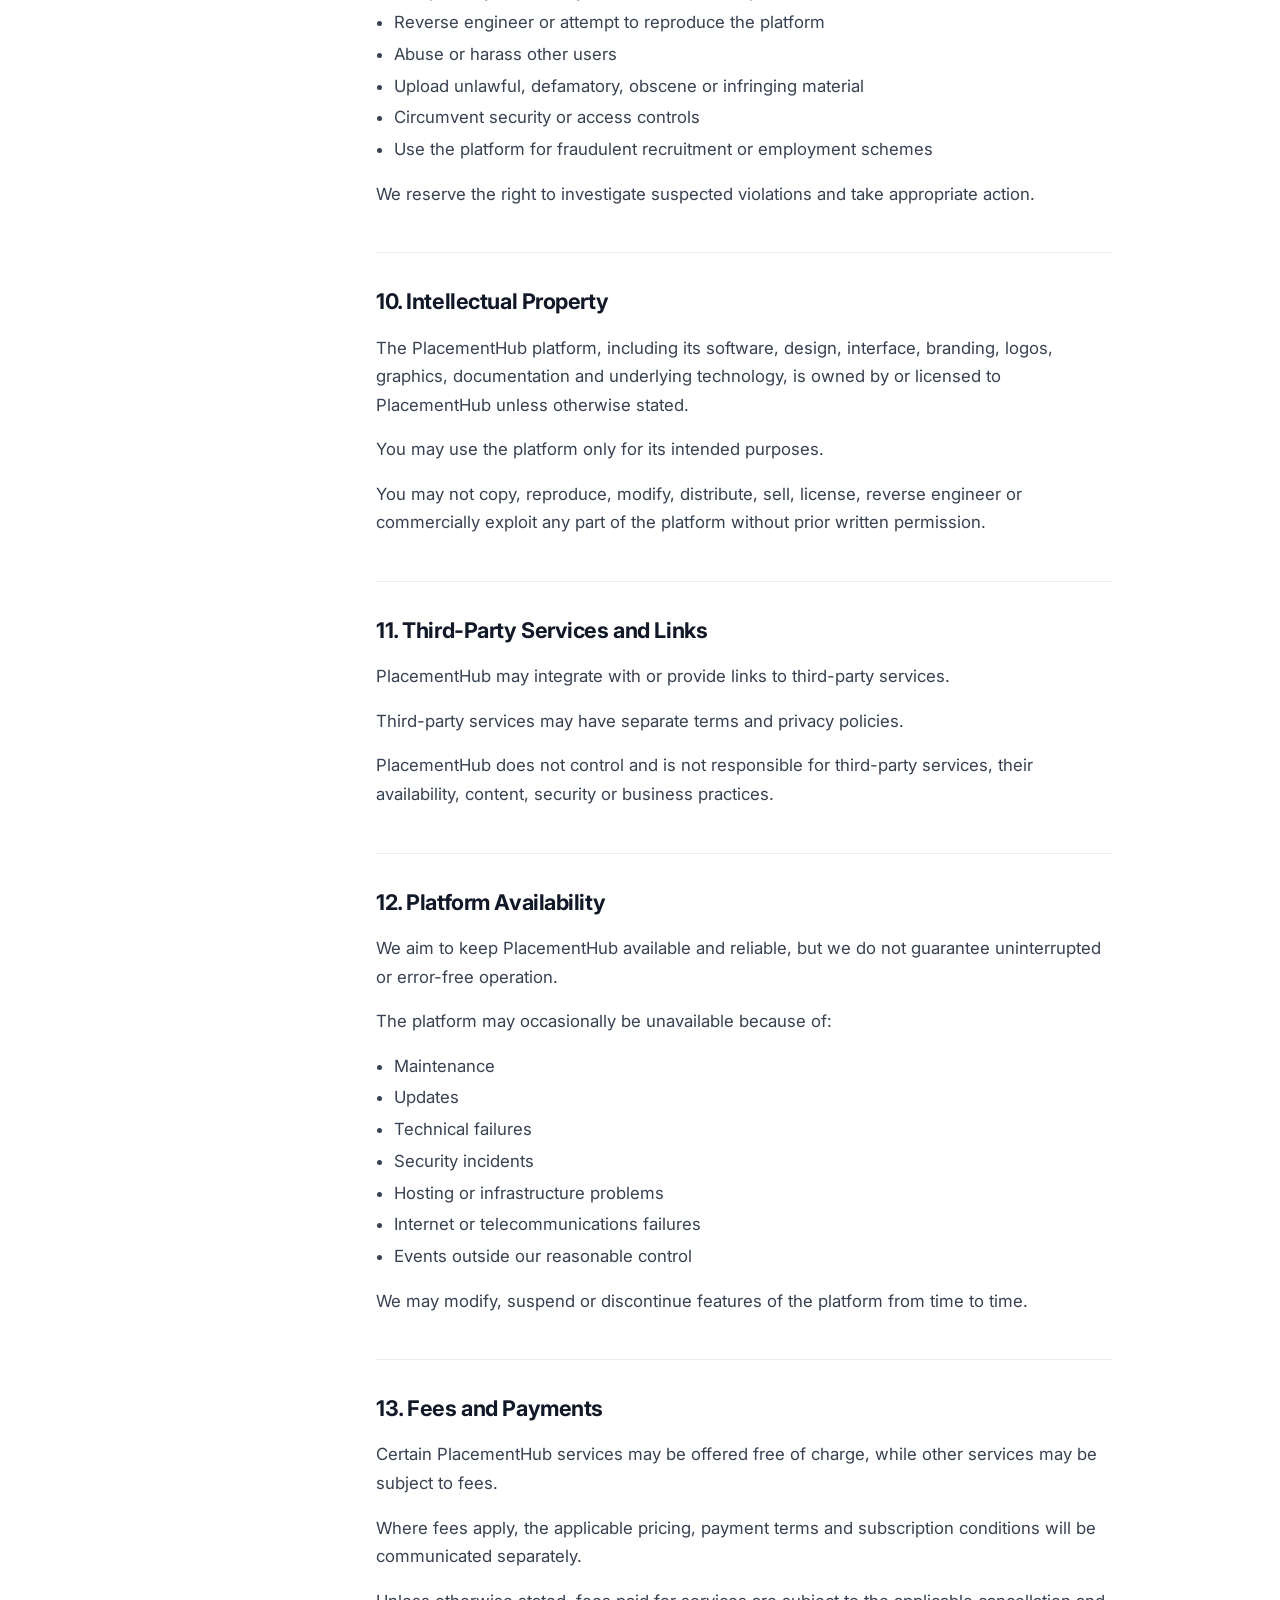
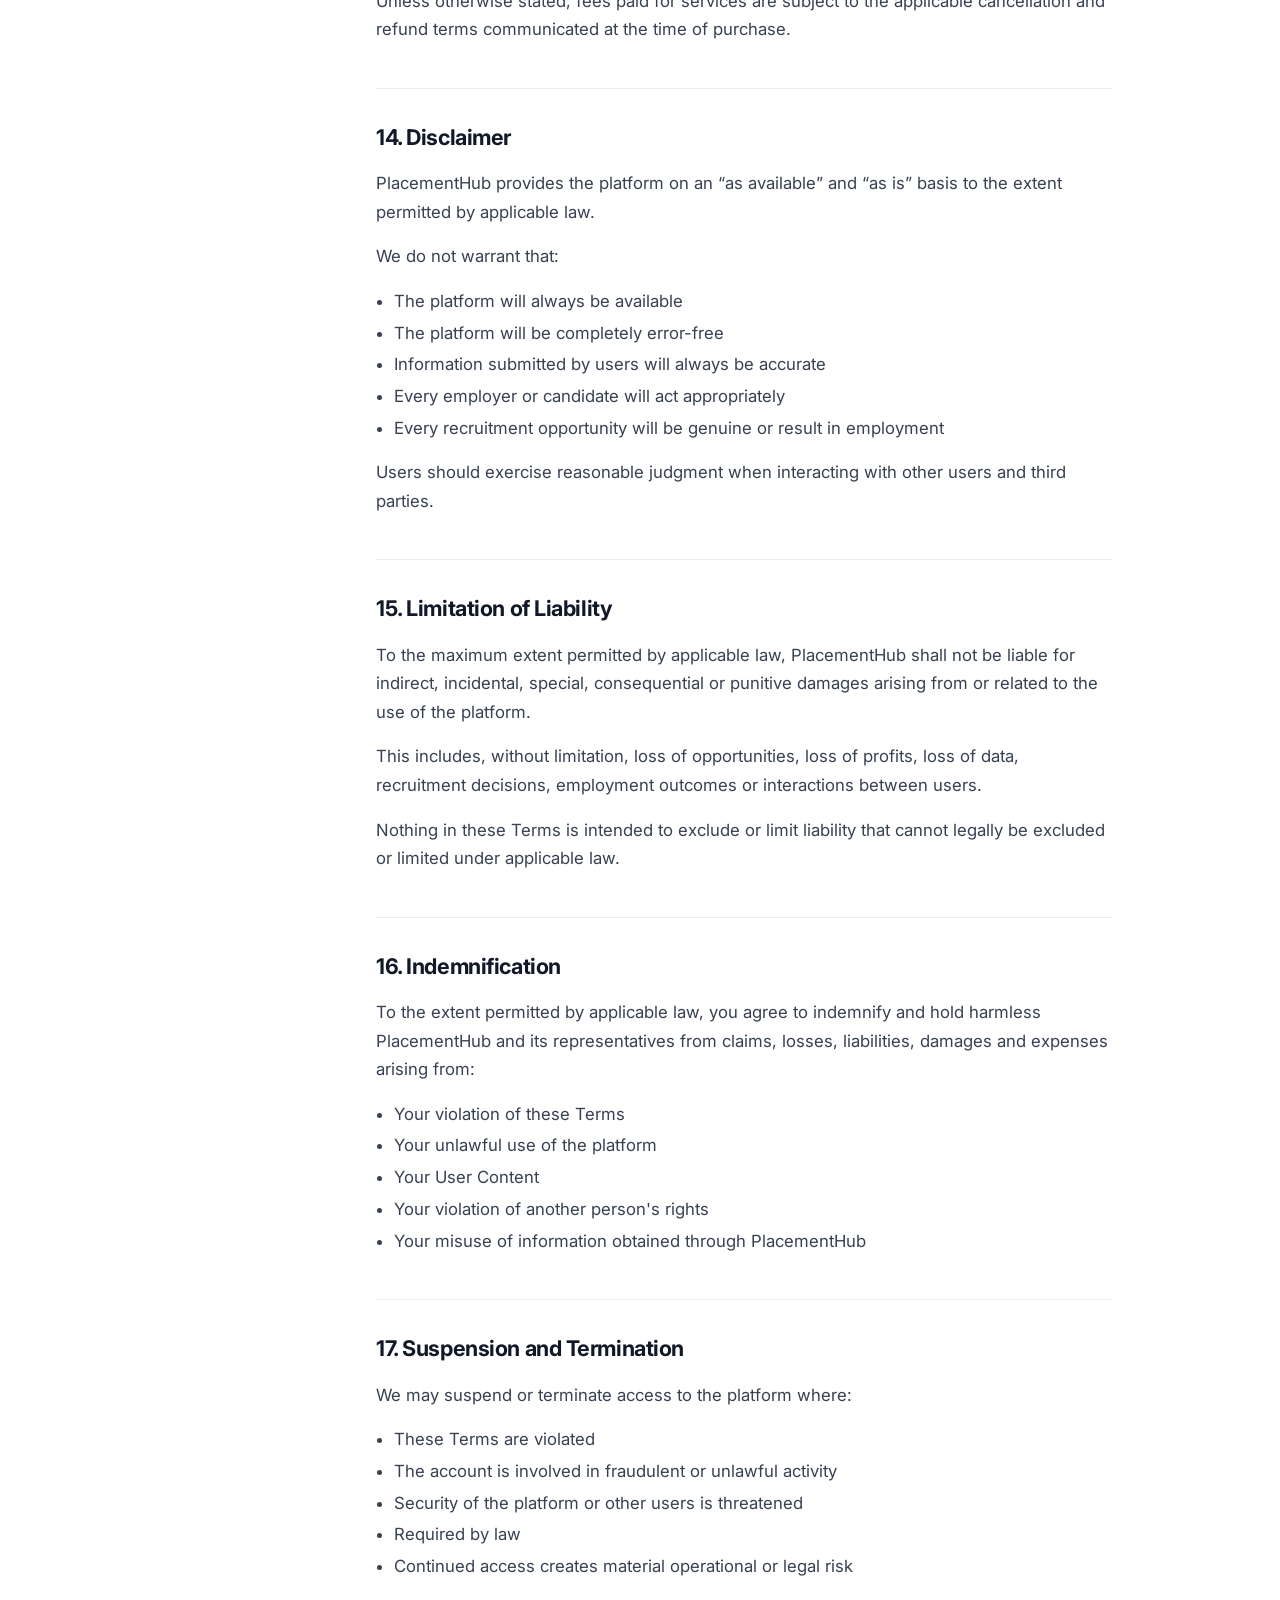
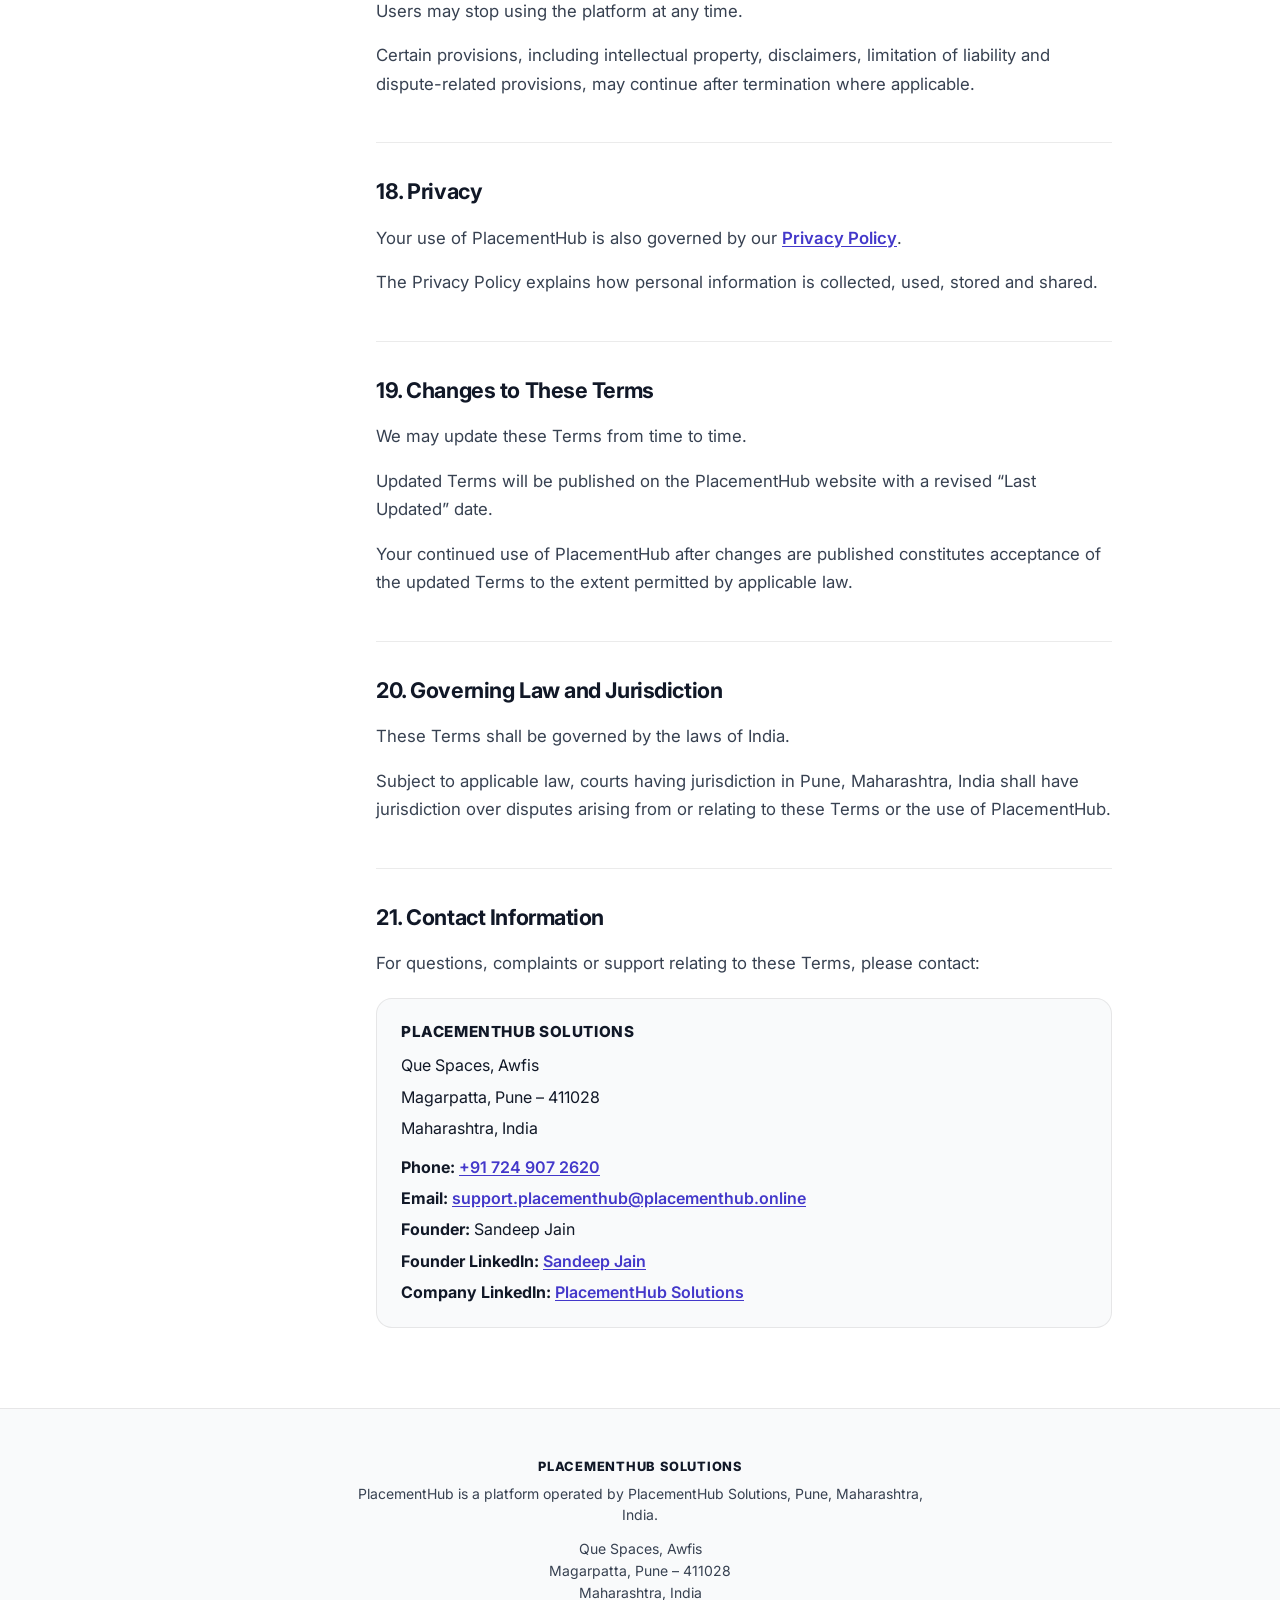
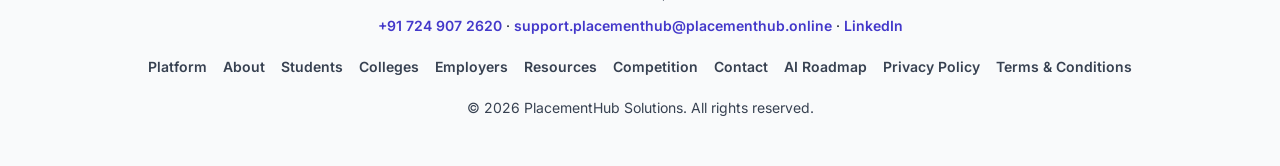
<file: terms.html>
<!DOCTYPE html>
<html lang="en">
<head>
  <meta charset="utf-8" />
  <meta name="viewport" content="width=device-width, initial-scale=1" />
  <meta http-equiv="Cache-Control" content="no-cache, no-store, must-revalidate" />
  <meta http-equiv="Pragma" content="no-cache" />
  <title>Terms &amp; Conditions — PlacementHub</title>
  <meta name="description" content="Terms and conditions for using the PlacementHub campus placement platform operated by PlacementHub Solutions, Pune." />
  <link rel="canonical" href="https://placementhub.online/terms.html" />
  <script>
    (function () {
      try {
        var KEY = 'ph_fresh_session';
        var url = new URL(window.location.href);
        if (url.searchParams.has('_r')) {
          url.searchParams.delete('_r');
          history.replaceState(null, '', url.pathname + url.search + url.hash);
          sessionStorage.setItem(KEY, '1');
          return;
        }
        if (sessionStorage.getItem(KEY)) return;
        url.searchParams.set('_r', String(Date.now()));
        window.location.replace(url.toString());
      } catch (e) { /* ignore */ }
    })();
  </script>
  <link rel="preconnect" href="https://fonts.googleapis.com" />
  <link rel="preconnect" href="https://fonts.gstatic.com" crossorigin />
  <link href="https://fonts.googleapis.com/css2?family=Inter:wght@400;500;600;700;800&display=swap" rel="stylesheet" />
  <style>
    :root {
      --primary-50: #EEF2FF;
      --primary-200: #C7D2FE;
      --primary-500: #6366F1;
      --primary-600: #4F46E5;
      --primary-700: #4338CA;
      --bg-primary: #FFFFFF;
      --bg-secondary: #F9FAFB;
      --text-primary: #111827;
      --text-secondary: #374151;
      --border-default: rgba(0, 0, 0, 0.08);
      --font-sans: Inter, system-ui, -apple-system, Segoe UI, Roboto, sans-serif;
    }

    * { box-sizing: border-box; }
    html { scroll-behavior: smooth; }
    body {
      margin: 0;
      font-family: var(--font-sans);
      background: var(--bg-primary);
      color: var(--text-primary);
      line-height: 1.5;
      -webkit-font-smoothing: antialiased;
    }
    a { color: inherit; text-decoration: none; }
    img { max-width: 100%; height: auto; display: block; }

    .skip-link {
      position: absolute;
      left: 1rem;
      top: -3rem;
      z-index: 100;
      background: var(--primary-600);
      color: #fff;
      padding: 0.5rem 0.85rem;
      border-radius: 0.375rem;
      font-weight: 600;
      font-size: 0.875rem;
    }
    .skip-link:focus { top: 0.75rem; }

    .site-header {
      position: sticky;
      top: 0;
      z-index: 40;
      background: var(--bg-primary);
      border-bottom: 1px solid var(--border-default);
    }
    .header-inner {
      max-width: 1200px;
      margin: 0 auto;
      padding: 0.85rem 1.5rem;
      display: flex;
      align-items: center;
      justify-content: space-between;
      gap: 1rem;
      flex-wrap: wrap;
    }
    .brand {
      display: flex;
      align-items: center;
      line-height: 0;
    }
    .brand-logo {
      height: 5.75rem;
      width: auto;
      max-width: min(480px, 70vw);
      object-fit: contain;
      object-position: left center;
      display: block;
    }
    .header-actions {
      display: flex;
      align-items: center;
      gap: 1.25rem;
      flex-wrap: wrap;
      margin-left: auto;
    }
    .nav-links {
      display: flex;
      gap: 1.25rem;
      flex-wrap: wrap;
      align-items: center;
    }
    .nav-links a {
      font-size: 0.9rem;
      font-weight: 600;
      color: #000;
      background: none;
      border: none;
      padding: 0;
    }
    .nav-links a:hover { text-decoration: underline; }

    .policy {
      max-width: 1200px;
      margin: 0 auto;
      padding: 2.75rem 1.5rem 5rem;
      display: grid;
      grid-template-columns: minmax(0, 16.5rem) minmax(0, 1fr);
      gap: 3rem;
      align-items: start;
    }
    .toc {
      position: sticky;
      top: 8.5rem;
      padding: 1.25rem 0;
      max-height: calc(100vh - 10rem);
      overflow-y: auto;
    }
    .toc h2 {
      margin: 0 0 0.85rem;
      font-size: 0.75rem;
      font-weight: 700;
      letter-spacing: 0.06em;
      text-transform: uppercase;
      color: var(--text-secondary);
    }
    .toc ol {
      margin: 0;
      padding: 0;
      list-style: none;
      display: flex;
      flex-direction: column;
      gap: 0.2rem;
    }
    .toc a {
      display: block;
      font-size: 0.8125rem;
      font-weight: 500;
      color: var(--text-secondary);
      line-height: 1.35;
      padding: 0.3rem 0.6rem;
      border-radius: 0.375rem;
    }
    .toc a:hover,
    .toc a:focus-visible {
      color: var(--primary-700);
      background: var(--primary-50);
      outline: none;
    }

    .policy-body {
      max-width: 46rem;
      min-width: 0;
    }
    .policy-kicker {
      display: inline-flex;
      align-items: center;
      border-radius: 9999px;
      border: 1px solid var(--primary-200);
      background: var(--primary-50);
      color: var(--primary-700);
      padding: 0.3rem 0.85rem;
      font-size: 0.8125rem;
      font-weight: 600;
      margin: 0 0 1.15rem;
    }
    .policy-body h1 {
      margin: 0 0 0.65rem;
      font-size: clamp(2rem, 4vw, 2.75rem);
      font-weight: 800;
      letter-spacing: -0.03em;
      line-height: 1.15;
    }
    .updated {
      margin: 0 0 1.75rem;
      color: var(--text-secondary);
      font-size: 0.95rem;
      font-weight: 600;
    }
    .policy-body > p,
    .policy-section p {
      margin: 0 0 1rem;
      color: var(--text-secondary);
      font-size: 1.05rem;
      line-height: 1.7;
      max-width: 70ch;
    }
    .policy-section {
      margin-top: 2.75rem;
      padding-top: 2rem;
      border-top: 1px solid var(--border-default);
    }
    .policy-section h2 {
      margin: 0 0 1rem;
      font-size: 1.35rem;
      font-weight: 700;
      letter-spacing: -0.02em;
      scroll-margin-top: 8.75rem;
    }
    .policy-section ul {
      margin: 0 0 1rem;
      padding: 0 0 0 1.15rem;
      color: var(--text-secondary);
      font-size: 1.05rem;
      line-height: 1.7;
    }
    .policy-section li { margin: 0.2rem 0; }
    .policy-section a {
      color: var(--primary-700);
      font-weight: 600;
      text-decoration: underline;
      text-underline-offset: 2px;
    }
    .policy-section a:hover { color: var(--primary-600); }

    .contact-box {
      margin-top: 1.25rem;
      background: var(--bg-secondary);
      border: 1px solid var(--border-default);
      border-radius: 1rem;
      padding: 1.35rem 1.5rem;
    }
    .contact-box p {
      margin: 0 0 0.35rem;
      color: var(--text-primary);
      font-size: 1rem;
      line-height: 1.6;
    }
    .contact-box p:last-child { margin-bottom: 0; }
    .contact-box .org {
      font-weight: 800;
      font-size: 0.95rem;
      letter-spacing: 0.04em;
      text-transform: uppercase;
      margin-bottom: 0.55rem;
    }

    .site-footer {
      background: var(--bg-secondary);
      border-top: 1px solid var(--border-default);
      padding: 3rem 1.5rem;
    }
    .footer-inner {
      max-width: 1200px;
      margin: 0 auto;
      display: flex;
      flex-direction: column;
      align-items: center;
      gap: 1.25rem;
    }
    .footer-identity {
      text-align: center;
      max-width: 36rem;
    }
    .footer-org {
      margin: 0 0 0.4rem;
      font-size: 0.8rem;
      font-weight: 800;
      letter-spacing: 0.06em;
      text-transform: uppercase;
    }
    .footer-operated {
      margin: 0 0 0.85rem;
      font-size: 0.875rem;
      color: var(--text-secondary);
      line-height: 1.5;
    }
    .footer-address {
      margin: 0;
      font-style: normal;
      font-size: 0.875rem;
      color: var(--text-secondary);
      line-height: 1.55;
    }
    .footer-contact-links {
      margin: 0.75rem 0 0;
      font-size: 0.875rem;
    }
    .footer-contact-links a {
      color: var(--primary-700);
      font-weight: 600;
    }
    .footer-contact-links a:hover { text-decoration: underline; }
    .footer-nav {
      display: flex;
      flex-wrap: wrap;
      gap: 1rem;
      justify-content: center;
    }
    .footer-nav a {
      font-size: 0.875rem;
      font-weight: 600;
      color: var(--text-secondary);
    }
    .footer-nav a:hover { color: var(--primary-600); }
    .footer-copy {
      font-size: 0.875rem;
      color: var(--text-secondary);
      margin: 0;
      text-align: center;
    }

    @media (max-width: 900px) {
      .policy {
        grid-template-columns: 1fr;
        gap: 1.5rem;
        padding-top: 2rem;
      }
      .toc {
        position: static;
        padding: 0 0 0.5rem;
        max-height: none;
        overflow: visible;
      }
      .toc ol {
        display: grid;
        grid-template-columns: 1fr 1fr;
        gap: 0.15rem 1rem;
      }
    }
    @media (max-width: 560px) {
      .toc ol { grid-template-columns: 1fr; }
      .brand-logo { height: 4.25rem; }
      .policy-section h2 { scroll-margin-top: 7.5rem; }
    }
  </style>
</head>
<body>
  <a class="skip-link" href="#terms">Skip to terms and conditions</a>
  <header class="site-header">
    <div class="header-inner">
      <a class="brand" href="/" aria-label="PlacementHub home">
        <img class="brand-logo" src="/images/logo.png" alt="PlacementHub" width="480" height="92" />
      </a>
      <div class="header-actions">
        <nav class="nav-links" aria-label="Primary">
          <a href="/platform/">Platform</a>
          <a href="/about/">About</a>
          <a href="/students/">Students</a>
          <a href="/colleges/">Colleges</a>
          <a href="/employers/">Employers</a>
          <a href="/resources/">Resources</a>
          <a href="/competition/">Competition</a>
          <a href="/contact/">Contact</a>
          <a href="https://placementhubsupport-coder.github.io/PlacementHub-AI-Lab/" target="_blank" rel="noopener noreferrer">AI Roadmap</a>
        </nav>
      </div>
    </div>
  </header>

  <main class="policy" id="terms">
    <nav class="toc" aria-label="On this page">
      <h2>On this page</h2>
      <ol>
        <li><a href="#about">1. About PlacementHub</a></li>
        <li><a href="#eligibility">2. Eligibility</a></li>
        <li><a href="#accounts">3. Account Registration</a></li>
        <li><a href="#profiles">4. Student and Candidate Profiles</a></li>
        <li><a href="#listings">5. Employer and Job Listings</a></li>
        <li><a href="#no-guarantee">6. No Guarantee of Employment</a></li>
        <li><a href="#institutions">7. College and Institutional Accounts</a></li>
        <li><a href="#user-content">8. User Content</a></li>
        <li><a href="#prohibited">9. Prohibited Activities</a></li>
        <li><a href="#ip">10. Intellectual Property</a></li>
        <li><a href="#third-parties">11. Third-Party Services and Links</a></li>
        <li><a href="#availability">12. Platform Availability</a></li>
        <li><a href="#fees">13. Fees and Payments</a></li>
        <li><a href="#disclaimer">14. Disclaimer</a></li>
        <li><a href="#liability">15. Limitation of Liability</a></li>
        <li><a href="#indemnification">16. Indemnification</a></li>
        <li><a href="#termination">17. Suspension and Termination</a></li>
        <li><a href="#privacy">18. Privacy</a></li>
        <li><a href="#changes">19. Changes to These Terms</a></li>
        <li><a href="#governing-law">20. Governing Law and Jurisdiction</a></li>
        <li><a href="#contact">21. Contact Information</a></li>
      </ol>
    </nav>

    <article class="policy-body">
      <p class="policy-kicker">Legal</p>
      <h1>Terms &amp; Conditions</h1>
      <p class="updated">Last Updated: 21 August 2026</p>

      <p>Welcome to PlacementHub, a platform operated by PlacementHub Solutions, Pune, Maharashtra, India.</p>
      <p>These Terms &amp; Conditions (“Terms”) govern your access to and use of the PlacementHub website, platform, applications and related services.</p>
      <p>PlacementHub is a campus placement and industry engagement platform that facilitates interaction between students, educational institutions and employers.</p>
      <p>By registering for, accessing or using PlacementHub, you agree to these Terms. If you do not agree with these Terms, please do not use the platform.</p>

      <section class="policy-section" id="about">
        <h2>1. About PlacementHub</h2>
        <p>PlacementHub provides technology and software services that may allow:</p>
        <ul>
          <li>Students to create profiles and resumes</li>
          <li>Students to discover and apply for jobs, internships and other opportunities</li>
          <li>Colleges to manage placement activities and student information</li>
          <li>Employers to publish opportunities and manage recruitment processes</li>
          <li>Users to communicate and exchange information through platform features</li>
        </ul>
        <p>PlacementHub is a technology platform operated by PlacementHub Solutions. Unless explicitly stated otherwise, PlacementHub is not the employer, educational institution, recruitment agency or hiring authority for opportunities listed by third parties.</p>
      </section>

      <section class="policy-section" id="eligibility">
        <h2>2. Eligibility</h2>
        <p>You must provide accurate information and have the legal capacity required to use the services you access.</p>
        <p>Where an account is created or managed through an educational institution, the institution may establish additional eligibility requirements or usage rules.</p>
        <p>If you are using PlacementHub on behalf of an organisation, you represent that you have authority to act on behalf of that organisation.</p>
      </section>

      <section class="policy-section" id="accounts">
        <h2>3. Account Registration</h2>
        <p>Certain features require registration.</p>
        <p>You agree to:</p>
        <ul>
          <li>Provide accurate and current information</li>
          <li>Keep your account information updated</li>
          <li>Maintain the confidentiality of your login credentials</li>
          <li>Not share your account with unauthorised persons</li>
          <li>Notify us if you suspect unauthorised access</li>
          <li>Accept responsibility for activities conducted through your account</li>
        </ul>
        <p>We may suspend or restrict an account where we reasonably believe that the account is being misused, compromised or operated in violation of these Terms.</p>
      </section>

      <section class="policy-section" id="profiles">
        <h2>4. Student and Candidate Profiles</h2>
        <p>Students are responsible for the accuracy of information contained in their profiles, resumes and applications.</p>
        <p>Students should not upload:</p>
        <ul>
          <li>False qualifications</li>
          <li>Misleading employment or academic information</li>
          <li>Information belonging to another person without permission</li>
          <li>Fraudulent documents</li>
          <li>Content that infringes another person's rights</li>
        </ul>
        <p>PlacementHub does not independently guarantee the accuracy of every piece of information submitted by users.</p>
      </section>

      <section class="policy-section" id="listings">
        <h2>5. Employer and Job Listings</h2>
        <p>Employers are responsible for the accuracy and legality of job, internship and recruitment information they publish.</p>
        <p>Employers must not use PlacementHub to:</p>
        <ul>
          <li>Publish fraudulent opportunities</li>
          <li>Mislead candidates</li>
          <li>Request unlawful payments from candidates</li>
          <li>Discriminate unlawfully</li>
          <li>Collect information for purposes unrelated to legitimate recruitment</li>
          <li>Publish content that violates applicable laws</li>
          <li>Misuse candidate information</li>
        </ul>
        <p>PlacementHub may review, restrict or remove listings that appear to violate these Terms or applicable requirements.</p>
      </section>

      <section class="policy-section" id="no-guarantee">
        <h2>6. No Guarantee of Employment</h2>
        <p>PlacementHub is a technology platform and does not guarantee:</p>
        <ul>
          <li>Employment</li>
          <li>Internship placement</li>
          <li>Interviews</li>
          <li>Selection</li>
          <li>Salary</li>
          <li>Job quality</li>
          <li>Employer response</li>
          <li>Candidate suitability</li>
          <li>Placement outcomes</li>
        </ul>
        <p>Recruitment decisions are made by the relevant employer or organisation.</p>
        <p>PlacementHub does not process candidate salary payments, placement packages, or other employment-related financial transactions between employers and candidates. Any platform fees, where applicable, relate only to software or service subscriptions and are communicated separately.</p>
        <p>Similarly, PlacementHub does not guarantee that every job or internship listed on the platform will remain available for any particular period.</p>
      </section>

      <section class="policy-section" id="institutions">
        <h2>7. College and Institutional Accounts</h2>
        <p>Educational institutions may use PlacementHub to manage placement-related activities.</p>
        <p>Institutional administrators are responsible for:</p>
        <ul>
          <li>Managing authorised users</li>
          <li>Maintaining accurate institutional information</li>
          <li>Ensuring that information uploaded to the platform is provided lawfully</li>
          <li>Controlling access to student and placement information</li>
          <li>Ensuring that users comply with applicable institutional policies</li>
        </ul>
        <p>PlacementHub may rely on instructions and permissions provided by authorised institutional administrators.</p>
      </section>

      <section class="policy-section" id="user-content">
        <h2>8. User Content</h2>
        <p>Users may upload or submit resumes, photographs, documents, profiles, job descriptions, messages and other content (“User Content”).</p>
        <p>You retain ownership of your User Content, subject to the rights necessary for PlacementHub to provide its services.</p>
        <p>By submitting User Content, you grant PlacementHub a limited, non-exclusive right to host, store, process, reproduce and display that content to the extent reasonably necessary to operate and provide the platform.</p>
        <p>You represent that you have the necessary rights and permissions to submit the content.</p>
      </section>

      <section class="policy-section" id="prohibited">
        <h2>9. Prohibited Activities</h2>
        <p>You must not use PlacementHub to:</p>
        <ul>
          <li>Violate any applicable law</li>
          <li>Impersonate another person or organisation</li>
          <li>Create fraudulent accounts</li>
          <li>Provide false or misleading information</li>
          <li>Attempt to gain unauthorised access to the platform</li>
          <li>Interfere with platform security</li>
          <li>Introduce malware, viruses or other harmful code</li>
          <li>Scrape or systematically extract data without permission</li>
          <li>Reverse engineer or attempt to reproduce the platform</li>
          <li>Abuse or harass other users</li>
          <li>Upload unlawful, defamatory, obscene or infringing material</li>
          <li>Circumvent security or access controls</li>
          <li>Use the platform for fraudulent recruitment or employment schemes</li>
        </ul>
        <p>We reserve the right to investigate suspected violations and take appropriate action.</p>
      </section>

      <section class="policy-section" id="ip">
        <h2>10. Intellectual Property</h2>
        <p>The PlacementHub platform, including its software, design, interface, branding, logos, graphics, documentation and underlying technology, is owned by or licensed to PlacementHub unless otherwise stated.</p>
        <p>You may use the platform only for its intended purposes.</p>
        <p>You may not copy, reproduce, modify, distribute, sell, license, reverse engineer or commercially exploit any part of the platform without prior written permission.</p>
      </section>

      <section class="policy-section" id="third-parties">
        <h2>11. Third-Party Services and Links</h2>
        <p>PlacementHub may integrate with or provide links to third-party services.</p>
        <p>Third-party services may have separate terms and privacy policies.</p>
        <p>PlacementHub does not control and is not responsible for third-party services, their availability, content, security or business practices.</p>
      </section>

      <section class="policy-section" id="availability">
        <h2>12. Platform Availability</h2>
        <p>We aim to keep PlacementHub available and reliable, but we do not guarantee uninterrupted or error-free operation.</p>
        <p>The platform may occasionally be unavailable because of:</p>
        <ul>
          <li>Maintenance</li>
          <li>Updates</li>
          <li>Technical failures</li>
          <li>Security incidents</li>
          <li>Hosting or infrastructure problems</li>
          <li>Internet or telecommunications failures</li>
          <li>Events outside our reasonable control</li>
        </ul>
        <p>We may modify, suspend or discontinue features of the platform from time to time.</p>
      </section>

      <section class="policy-section" id="fees">
        <h2>13. Fees and Payments</h2>
        <p>Certain PlacementHub services may be offered free of charge, while other services may be subject to fees.</p>
        <p>Where fees apply, the applicable pricing, payment terms and subscription conditions will be communicated separately.</p>
        <p>Unless otherwise stated, fees paid for services are subject to the applicable cancellation and refund terms communicated at the time of purchase.</p>
      </section>

      <section class="policy-section" id="disclaimer">
        <h2>14. Disclaimer</h2>
        <p>PlacementHub provides the platform on an “as available” and “as is” basis to the extent permitted by applicable law.</p>
        <p>We do not warrant that:</p>
        <ul>
          <li>The platform will always be available</li>
          <li>The platform will be completely error-free</li>
          <li>Information submitted by users will always be accurate</li>
          <li>Every employer or candidate will act appropriately</li>
          <li>Every recruitment opportunity will be genuine or result in employment</li>
        </ul>
        <p>Users should exercise reasonable judgment when interacting with other users and third parties.</p>
      </section>

      <section class="policy-section" id="liability">
        <h2>15. Limitation of Liability</h2>
        <p>To the maximum extent permitted by applicable law, PlacementHub shall not be liable for indirect, incidental, special, consequential or punitive damages arising from or related to the use of the platform.</p>
        <p>This includes, without limitation, loss of opportunities, loss of profits, loss of data, recruitment decisions, employment outcomes or interactions between users.</p>
        <p>Nothing in these Terms is intended to exclude or limit liability that cannot legally be excluded or limited under applicable law.</p>
      </section>

      <section class="policy-section" id="indemnification">
        <h2>16. Indemnification</h2>
        <p>To the extent permitted by applicable law, you agree to indemnify and hold harmless PlacementHub and its representatives from claims, losses, liabilities, damages and expenses arising from:</p>
        <ul>
          <li>Your violation of these Terms</li>
          <li>Your unlawful use of the platform</li>
          <li>Your User Content</li>
          <li>Your violation of another person's rights</li>
          <li>Your misuse of information obtained through PlacementHub</li>
        </ul>
      </section>

      <section class="policy-section" id="termination">
        <h2>17. Suspension and Termination</h2>
        <p>We may suspend or terminate access to the platform where:</p>
        <ul>
          <li>These Terms are violated</li>
          <li>The account is involved in fraudulent or unlawful activity</li>
          <li>Security of the platform or other users is threatened</li>
          <li>Required by law</li>
          <li>Continued access creates material operational or legal risk</li>
        </ul>
        <p>Users may stop using the platform at any time.</p>
        <p>Certain provisions, including intellectual property, disclaimers, limitation of liability and dispute-related provisions, may continue after termination where applicable.</p>
      </section>

      <section class="policy-section" id="privacy">
        <h2>18. Privacy</h2>
        <p>Your use of PlacementHub is also governed by our <a href="privacy.html">Privacy Policy</a>.</p>
        <p>The Privacy Policy explains how personal information is collected, used, stored and shared.</p>
      </section>

      <section class="policy-section" id="changes">
        <h2>19. Changes to These Terms</h2>
        <p>We may update these Terms from time to time.</p>
        <p>Updated Terms will be published on the PlacementHub website with a revised “Last Updated” date.</p>
        <p>Your continued use of PlacementHub after changes are published constitutes acceptance of the updated Terms to the extent permitted by applicable law.</p>
      </section>

      <section class="policy-section" id="governing-law">
        <h2>20. Governing Law and Jurisdiction</h2>
        <p>These Terms shall be governed by the laws of India.</p>
        <p>Subject to applicable law, courts having jurisdiction in Pune, Maharashtra, India shall have jurisdiction over disputes arising from or relating to these Terms or the use of PlacementHub.</p>
      </section>

      <section class="policy-section" id="contact">
        <h2>21. Contact Information</h2>
        <p>For questions, complaints or support relating to these Terms, please contact:</p>
        <div class="contact-box">
          <p class="org">PlacementHub Solutions</p>
          <p>Que Spaces, Awfis</p>
          <p>Magarpatta, Pune – 411028</p>
          <p>Maharashtra, India</p>
          <p style="margin-top: 0.85rem;"><strong>Phone:</strong> <a href="tel:+917249072620">+91 724 907 2620</a></p>
          <p><strong>Email:</strong> <a href="mailto:support.placementhub@placementhub.online">support.placementhub@placementhub.online</a></p>
          <p><strong>Founder:</strong> Sandeep Jain</p>
          <p><strong>Founder LinkedIn:</strong> <a href="https://www.linkedin.com/in/jain35/" target="_blank" rel="noopener noreferrer">Sandeep Jain</a></p>
          <p><strong>Company LinkedIn:</strong> <a href="https://www.linkedin.com/company/placementhubonline/" target="_blank" rel="noopener noreferrer">PlacementHub Solutions</a></p>
        </div>
      </section>
    </article>
  </main>

  <footer class="site-footer">
    <div class="footer-inner">
      <div class="footer-identity">
        <p class="footer-org">PlacementHub Solutions</p>
        <p class="footer-operated">PlacementHub is a platform operated by PlacementHub Solutions, Pune, Maharashtra, India.</p>
        <address class="footer-address">
          Que Spaces, Awfis<br />
          Magarpatta, Pune – 411028<br />
          Maharashtra, India
        </address>
        <p class="footer-contact-links">
          <a href="tel:+917249072620">+91 724 907 2620</a>
          ·
          <a href="mailto:support.placementhub@placementhub.online">support.placementhub@placementhub.online</a>
          ·
          <a href="https://www.linkedin.com/company/placementhubonline/" target="_blank" rel="noopener noreferrer">LinkedIn</a>
        </p>
      </div>
      <nav class="footer-nav" aria-label="Footer">
        <a href="/platform/">Platform</a>
        <a href="/about/">About</a>
        <a href="/students/">Students</a>
        <a href="/colleges/">Colleges</a>
        <a href="/employers/">Employers</a>
        <a href="/resources/">Resources</a>
        <a href="/competition/">Competition</a>
          <a href="/contact/">Contact</a>
        <a href="https://placementhubsupport-coder.github.io/PlacementHub-AI-Lab/" target="_blank" rel="noopener noreferrer">AI Roadmap</a>
        <a href="/privacy.html">Privacy Policy</a>
        <a href="/terms.html">Terms &amp; Conditions</a>
      </nav>
      <p class="footer-copy">© 2026 PlacementHub Solutions. All rights reserved.</p>
    </div>
  </footer>
</body>
</html>
</file>
<file: css/site.css>
:root {
      --primary-50: #EEF2FF;
      --primary-200: #C7D2FE;
      --primary-500: #6366F1;
      --primary-600: #4F46E5;
      --primary-700: #4338CA;
      --primary-900: #312E81;
      --success-50: #ECFDF5;
      --success-600: #059669;
      --bg-primary: #FFFFFF;
      --bg-secondary: #F9FAFB;
      --text-primary: #111827;
      --text-secondary: #374151;
      --border-default: rgba(0, 0, 0, 0.08);
      --radius-lg: 0.75rem;
      --radius-xl: 1rem;
      --radius-2xl: 1.25rem;
      --shadow-sm: 0 1px 2px rgba(0, 0, 0, 0.05);
      --shadow-xl: 0 20px 40px rgba(15, 23, 42, 0.12);
      --font-sans: Inter, system-ui, -apple-system, Segoe UI, Roboto, sans-serif;
      --content-max: 1200px;
      --content-pad: 1.5rem;
      /* Component spacing tokens — change once, applies site-wide */
      --btn-pad-y: 1.05rem;
      --btn-pad-x: 2.1rem;
      --btn-radius: 0.7rem;
      --badge-pad-y: 0.55rem;
      --badge-pad-x: 1.4rem;
      --media-inset: 0.65rem;
      --contrast: #1e293b;
    }

    * { box-sizing: border-box; }
    html { scroll-behavior: smooth; }
    body {
      margin: 0;
      font-family: var(--font-sans);
      background: var(--bg-primary);
      color: var(--text-primary);
      line-height: 1.5;
      -webkit-font-smoothing: antialiased;
    }
    a { color: inherit; text-decoration: none; }
    img { max-width: 100%; height: auto; display: block; }

    .btn {
      display: inline-flex;
      align-items: center;
      justify-content: center;
      gap: 0.55rem;
      padding: var(--btn-pad-y) var(--btn-pad-x);
      border-radius: var(--btn-radius);
      font-size: 1rem;
      font-weight: 600;
      line-height: 1.35;
      border: 1px solid transparent;
      cursor: pointer;
      font-family: inherit;
      transition: background 0.15s ease-out, border-color 0.15s ease-out;
    }
    .btn-primary {
      background: linear-gradient(135deg, var(--primary-600), var(--primary-500));
      color: #fff;
      border: none;
    }
    .btn-primary:hover { filter: brightness(1.05); }
    .btn-secondary {
      background: var(--bg-primary);
      color: var(--text-primary);
      border-color: var(--border-default);
    }
    .btn-secondary:hover { background: var(--bg-secondary); }

    .site-header {
      position: sticky;
      top: 0;
      z-index: 40;
      background: var(--bg-primary);
      border-bottom: 1px solid var(--border-default);
    }
    .header-inner {
      max-width: var(--content-max);
      margin: 0 auto;
      padding: 0.85rem var(--content-pad);
      display: flex;
      align-items: center;
      justify-content: space-between;
      gap: 1rem;
      flex-wrap: wrap;
    }
    .brand {
      display: flex;
      align-items: center;
      line-height: 0;
    }
    .brand-logo {
      height: 5.75rem;
      width: auto;
      max-width: min(480px, 70vw);
      object-fit: contain;
      object-position: left center;
      display: block;
    }
    .header-actions {
      display: flex;
      align-items: center;
      gap: 1.25rem;
      flex-wrap: wrap;
      margin-left: auto;
    }
    .nav-links {
      display: flex;
      gap: 1.25rem;
      flex-wrap: wrap;
      align-items: center;
    }
    .nav-links a {
      font-size: 0.9rem;
      font-weight: 600;
      color: #000;
      background: none;
      border: none;
      padding: 0;
    }
    .nav-links a:hover { color: #000; text-decoration: underline; }

    .hero {
      padding: 6rem 1.5rem 4rem;
      text-align: center;
      position: relative;
      overflow: hidden;
    }
    .hero-glow {
      position: absolute;
      top: -10%;
      left: 50%;
      transform: translateX(-50%);
      width: 100%;
      max-width: 800px;
      height: 400px;
      background: radial-gradient(ellipse at top, var(--primary-50) 0%, transparent 70%);
      pointer-events: none;
      z-index: 0;
    }
    .hero-inner {
      max-width: 48rem;
      margin: 0 auto;
      position: relative;
      z-index: 1;
    }
    .pill {
      display: inline-flex;
      align-items: center;
      gap: 0.5rem;
      border-radius: 9999px;
      border: 1px solid var(--primary-200);
      background: var(--primary-50);
      color: var(--primary-700);
      padding: var(--badge-pad-y) var(--badge-pad-x);
      font-size: 0.875rem;
      font-weight: 600;
      line-height: 1.35;
      margin-bottom: 2rem;
    }
    .hero h1 {
      font-size: clamp(2.25rem, 5vw, 3.75rem);
      font-weight: 800;
      letter-spacing: -0.025em;
      margin: 0 0 1.5rem;
      line-height: 1.12;
    }
    .hero h1 .accent { color: var(--primary-600); }
    .hero-lead {
      font-size: 1.2rem;
      color: var(--text-secondary);
      max-width: 44rem;
      margin: 0 auto 2.5rem;
      line-height: 1.65;
    }
    .hero-actions {
      display: flex;
      justify-content: center;
      gap: 1rem;
      flex-wrap: wrap;
    }
    .hero-actions .btn { padding: var(--btn-pad-y) var(--btn-pad-x); font-size: 1.125rem; }

    .stage-note {
      max-width: 40rem;
      margin: 2.25rem auto 0;
      padding: 1.05rem 1.2rem;
      border: 1px solid var(--border-default);
      border-radius: var(--radius-lg);
      background: var(--bg-secondary);
      text-align: left;
    }
    .stage-note strong {
      display: block;
      font-size: 0.75rem;
      letter-spacing: 0.07em;
      text-transform: uppercase;
      color: var(--primary-700);
      margin-bottom: 0.3rem;
    }
    .stage-note p {
      margin: 0;
      font-size: 0.95rem;
      color: var(--text-secondary);
      line-height: 1.55;
    }
    .highlights {
      display: grid;
      grid-template-columns: repeat(4, minmax(0, 1fr));
      gap: 2rem;
      max-width: 1000px;
      margin: 4.5rem auto 0;
      padding-top: 2.75rem;
      border-top: 1px solid var(--border-default);
      text-align: center;
    }
    .highlights .label {
      margin: 0 0 0.5rem;
      font-size: 0.8rem;
      font-weight: 800;
      letter-spacing: 0.08em;
      text-transform: uppercase;
      color: var(--primary-700);
    }
    .highlights p {
      margin: 0;
      font-size: 0.95rem;
      font-weight: 600;
      color: var(--text-secondary);
      line-height: 1.45;
    }
    @media (max-width: 800px) {
      .highlights { grid-template-columns: repeat(2, minmax(0, 1fr)); gap: 1.5rem; }
    }
    @media (max-width: 420px) {
      .highlights { grid-template-columns: 1fr; }
    }

    .section {
      padding: 5rem 1.5rem;
    }
    .section-muted {
      background: var(--bg-secondary);
      border-top: 1px solid var(--border-default);
    }
    .section-bordered {
      border-top: 1px solid var(--border-default);
      border-bottom: 1px solid var(--border-default);
    }
    .section-narrow { max-width: 52rem; margin: 0 auto; }
    .section-wide { max-width: 1200px; margin: 0 auto; }
    .section h2 {
      font-size: clamp(1.75rem, 3vw, 2.25rem);
      font-weight: 800;
      letter-spacing: -0.025em;
      margin: 0 0 1.5rem;
      text-align: center;
    }
    .section h2 .accent { color: var(--primary-600); }
    .prose {
      font-size: 1.0625rem;
      color: var(--text-secondary);
      line-height: 1.75;
      display: grid;
      gap: 1.25rem;
    }
    .prose p { margin: 0; }
    .prose strong { color: var(--text-primary); }

    .stakeholder-grid {
      margin-top: 2.5rem;
      display: grid;
      grid-template-columns: repeat(auto-fit, minmax(220px, 1fr));
      gap: 1.25rem;
    }
    .stakeholder-card {
      border-radius: var(--radius-lg);
      border: 1px solid var(--border-default);
      background: var(--bg-primary);
      padding: 1.25rem 1.35rem;
    }
    .stakeholder-card .label {
      display: flex;
      align-items: center;
      gap: 0.6rem;
      margin-bottom: 0.5rem;
      font-weight: 700;
      font-size: 0.95rem;
      color: var(--text-primary);
    }
    .stakeholder-card .icon {
      color: var(--primary-600);
      font-size: 1.1rem;
    }
    .stakeholder-card p {
      margin: 0;
      font-size: 0.875rem;
      color: var(--text-secondary);
      line-height: 1.5;
    }
    .vision-close {
      margin: 2.5rem 0 0;
      text-align: center;
      font-size: 1.125rem;
      font-weight: 700;
      color: var(--text-primary);
      line-height: 1.5;
    }
    .vision-close .accent { color: var(--primary-600); }
    .vision-close a {
      display: inline-block;
      margin-top: 1rem;
      color: var(--primary-700);
      font-weight: 700;
      text-decoration: underline;
      text-underline-offset: 3px;
    }

    .chart-section {
      padding: 4rem 1.5rem 5rem;
      background: var(--bg-primary);
      border-top: 1px solid var(--border-default);
    }
    .chart-intro {
      text-align: center;
      max-width: 42rem;
      margin: 0 auto 2rem;
    }
    .chart-intro p {
      margin: 0;
      font-size: 1.0625rem;
      color: var(--text-secondary);
      line-height: 1.6;
    }
    .chart-frame {
      max-width: 960px;
      margin: 0 auto;
      border-radius: var(--radius-xl);
      border: 1px solid var(--border-default);
      background: var(--bg-secondary);
      padding: 1.25rem;
      box-shadow: var(--shadow-sm);
    }
    .chart-frame img {
      width: 100%;
      border-radius: var(--radius-lg);
    }
    .chart-caption {
      margin: 1rem 0 0;
      text-align: center;
      font-size: 0.875rem;
      color: var(--text-secondary);
    }

    .features-intro {
      text-align: center;
      max-width: 42rem;
      margin: 0 auto 4rem;
    }
    .features-intro p {
      font-size: 1.125rem;
      color: var(--text-secondary);
      margin: 0;
    }
    .feature-grid {
      display: grid;
      grid-template-columns: repeat(auto-fit, minmax(300px, 1fr));
      gap: 2rem;
    }
    .feature-card {
      border-radius: var(--radius-xl);
      border: 1px solid var(--border-default);
      background: var(--bg-primary);
      padding: 2rem;
      box-shadow: var(--shadow-sm);
    }
    .feature-icon {
      margin-bottom: 1.25rem;
      display: inline-flex;
      height: 3.5rem;
      width: 3.5rem;
      align-items: center;
      justify-content: center;
      border-radius: 1rem;
      background: var(--primary-50);
      color: var(--primary-600);
      font-size: 1.5rem;
    }
    .feature-card h3 {
      font-size: 1.25rem;
      font-weight: 700;
      margin: 0 0 0.75rem;
    }
    .feature-card p {
      margin: 0;
      font-size: 0.95rem;
      color: var(--text-secondary);
      line-height: 1.6;
    }

    .resources-intro {
      text-align: center;
      max-width: 42rem;
      margin: 0 auto 3rem;
    }
    .resources-intro p {
      margin: 0;
      font-size: 1.125rem;
      color: var(--text-secondary);
    }
    .resource-tabs {
      display: flex;
      flex-wrap: wrap;
      justify-content: center;
      gap: 0.5rem;
      max-width: 1100px;
      margin: 0 auto 1.75rem;
    }
    .resource-tab {
      appearance: none;
      font-family: inherit;
      cursor: pointer;
      border-radius: 9999px;
      border: 1px solid var(--border-default);
      background: var(--bg-primary);
      color: var(--text-secondary);
      font-size: 0.85rem;
      font-weight: 700;
      letter-spacing: 0.01em;
      line-height: 1.3;
      padding: 0.55rem 1.4rem;
      transition: background 0.15s ease-out, border-color 0.15s ease-out, color 0.15s ease-out, box-shadow 0.15s ease-out;
    }
    .resource-tab:hover {
      border-color: var(--primary-200);
      color: var(--primary-700);
    }
    .resource-tab.is-active {
      background: linear-gradient(135deg, var(--primary-600), var(--primary-500));
      border-color: transparent;
      color: #fff;
      box-shadow: 0 6px 16px rgba(79, 70, 229, 0.22);
    }
    .resource-tab:focus-visible {
      outline: 2px solid var(--primary-500);
      outline-offset: 2px;
    }
    .resource-item.is-filtered-out {
      display: none;
    }
    .resource-icon--risk { background: #FEF2F2; border-color: #FECACA; color: #B91C1C; }
    .resource-list {
      display: grid;
      grid-template-columns: repeat(2, minmax(0, 1fr));
      gap: 1.25rem;
      max-width: 1100px;
      width: 100%;
      margin: 0 auto;
    }
    .resource-item {
      display: grid;
      grid-template-columns: auto 1fr;
      grid-template-rows: auto 1fr auto;
      column-gap: 0.9rem;
      row-gap: 0.85rem;
      align-items: start;
      padding: 1.35rem 1.4rem;
      border-radius: var(--radius-xl);
      border: 1px solid var(--border-default);
      background: var(--bg-primary);
      box-shadow: var(--shadow-sm);
      transition: border-color 0.15s ease-out, box-shadow 0.15s ease-out;
      height: 100%;
    }
    .resource-item:hover {
      border-color: var(--primary-200);
      box-shadow: 0 8px 24px rgba(79, 70, 229, 0.08);
    }
    .resource-icon {
      grid-column: 1;
      grid-row: 1;
      flex-shrink: 0;
      display: inline-flex;
      height: 3.25rem;
      width: 3.25rem;
      align-items: center;
      justify-content: center;
      border-radius: 0.85rem;
      background: var(--primary-50);
      color: var(--primary-600);
      border: 1px solid var(--primary-200);
    }
    .resource-icon svg {
      width: 1.55rem;
      height: 1.55rem;
    }
    .resource-icon--docker { background: #E8F4FC; border-color: #B6D9F0; color: #2496ED; }
    .resource-icon--git { background: #FBEAE5; border-color: #F0C4B4; color: #F05032; }
    .resource-icon--security { background: #ECFDF5; border-color: #A7F3D0; color: #059669; }
    .resource-icon--monitor { background: #EEF2FF; border-color: #C7D2FE; color: #4F46E5; }
    .resource-icon--pm { background: #FEF3C7; border-color: #FDE68A; color: #D97706; }
    .resource-icon--models { background: #EEF2FF; border-color: #C7D2FE; color: #4338CA; }
    .resource-icon--quiz { background: #F5F3FF; border-color: #DDD6FE; color: #7C3AED; }
    .resource-icon--roadmap { background: #EEF2FF; border-color: #C7D2FE; color: #4338CA; }
    .resource-icon--handbook { background: #FEF2F2; border-color: #FECACA; color: #DC2626; }
    .resource-icon--career { background: #ECFEFF; border-color: #A5F3FC; color: #0891B2; }
    .resource-icon--hr { background: #FDF2F8; border-color: #FBCFE8; color: #DB2777; }
    .resource-icon--network { background: #ECFDF5; border-color: #A7F3D0; color: #047857; }
    .resource-icon--dl { background: #EEF2FF; border-color: #C7D2FE; color: #4F46E5; }
    .resource-icon--dbms { background: #FFF7ED; border-color: #FED7AA; color: #EA580C; }
    .resource-icon--ml { background: #F5F3FF; border-color: #DDD6FE; color: #6D28D9; }
    .resource-icon--os { background: #ECFEFF; border-color: #A5F3FC; color: #0E7490; }
    .resource-icon--ph { background: #EEF2FF; border-color: #C7D2FE; color: #4F46E5; }
    .resource-part-links {
      display: grid;
      grid-template-columns: repeat(6, minmax(0, 1fr));
      gap: 0.45rem;
      width: 100%;
    }
    .resource-part-links a {
      display: inline-flex;
      align-items: center;
      justify-content: center;
      min-height: 2.75rem;
      padding: 0.55rem 0.5rem;
      border-radius: 0.65rem;
      border: 1px solid var(--primary-200);
      background: var(--primary-50);
      color: var(--primary-700);
      font-size: 0.95rem;
      font-weight: 700;
      text-decoration: none;
      transition: background 0.15s ease-out, border-color 0.15s ease-out, color 0.15s ease-out;
    }
    .resource-part-links a:hover {
      background: var(--primary-600);
      border-color: var(--primary-600);
      color: #fff;
    }
    @media (max-width: 420px) {
      .resource-part-links {
        grid-template-columns: repeat(3, minmax(0, 1fr));
      }
    }
    .resource-info {
      grid-column: 2;
      grid-row: 1 / 3;
      min-width: 0;
    }
    .resource-type {
      display: inline-flex;
      align-items: center;
      gap: 0.4rem;
      font-size: 0.75rem;
      font-weight: 700;
      letter-spacing: 0.04em;
      text-transform: uppercase;
      line-height: 1.3;
      color: var(--primary-700);
      background: var(--primary-50);
      border: 1px solid var(--primary-200);
      border-radius: 9999px;
      padding: 0.45rem 1.35rem;
      margin-bottom: 0.65rem;
    }
    .resource-item h3 {
      margin: 0 0 0.35rem;
      font-size: 1.05rem;
      font-weight: 700;
      letter-spacing: -0.01em;
      line-height: 1.35;
    }
    .resource-item .resource-desc {
      margin: 0;
      font-size: 0.9rem;
      color: var(--text-secondary);
      line-height: 1.5;
    }
    .resource-meta {
      margin-top: 0.65rem;
      display: flex;
      flex-wrap: wrap;
      gap: 0.75rem 1.1rem;
      font-size: 0.8rem;
      font-weight: 600;
      color: var(--text-secondary);
    }
    .resource-meta .downloads {
      color: var(--primary-700);
    }
    .resource-meta .downloads .count-val {
      font-weight: 700;
      display: inline-block;
    }
    .resource-actions {
      grid-column: 1 / -1;
      display: flex;
      flex-direction: column;
      align-items: stretch;
      gap: 0.5rem;
      margin-top: auto;
    }
    .resource-actions .btn {
      padding: 0.8rem 1.4rem;
      font-size: 0.95rem;
      white-space: nowrap;
      width: 100%;
    }
    .resource-actions .btn svg {
      width: 1rem;
      height: 1rem;
    }

    .contact-wrap {
      padding: 6rem 1.5rem;
      background: var(--bg-secondary);
      border-top: 1px solid var(--border-default);
    }
    .contact-card {
      max-width: 58rem;
      margin: 0 auto;
      border-radius: var(--radius-2xl);
      border: 1px solid var(--border-default);
      background: var(--bg-primary);
      padding: 2.5rem 2rem;
      box-shadow: var(--shadow-sm);
    }
    .contact-card h2 {
      margin: 0 0 0.5rem;
      font-size: 1.75rem;
      font-weight: 800;
      letter-spacing: -0.025em;
      text-align: center;
    }
    .contact-card > .lead {
      margin: 0 0 1.75rem;
      text-align: center;
      color: var(--text-secondary);
      font-size: 0.95rem;
    }
    .contact-layout {
      display: grid;
      grid-template-columns: minmax(0, 1fr) minmax(0, 1.15fr);
      gap: 2rem 2.5rem;
      align-items: start;
    }
    .contact-details {
      margin: 0;
      font-style: normal;
      color: var(--text-secondary);
      font-size: 0.98rem;
      line-height: 1.6;
    }
    .contact-details .org {
      margin: 0 0 0.65rem;
      color: var(--text-primary);
      font-size: 0.95rem;
      font-weight: 800;
      letter-spacing: 0.04em;
      text-transform: uppercase;
    }
    .contact-details p { margin: 0; }
    .contact-details .contact-meta { margin-top: 0.9rem; }
    .contact-details a {
      color: var(--primary-700);
      font-weight: 600;
    }
    .contact-details a:hover { text-decoration: underline; }
    .contact-form {
      display: grid;
      gap: 1rem;
    }
    .contact-form label {
      display: grid;
      gap: 0.35rem;
      font-size: 0.875rem;
      font-weight: 600;
      color: var(--text-primary);
    }
    .contact-form input,
    .contact-form textarea {
      width: 100%;
      padding: 0.65rem 0.85rem;
      border: 1px solid var(--border-default);
      border-radius: 0.5rem;
      font-family: inherit;
      font-size: 0.95rem;
      color: var(--text-primary);
      background: var(--bg-primary);
    }
    .contact-form input:focus,
    .contact-form textarea:focus {
      outline: 2px solid var(--primary-200);
      outline-offset: 1px;
      border-color: var(--primary-500);
    }
    .contact-form textarea { min-height: 7rem; resize: vertical; }
    .contact-form .btn {
      margin-top: 0.25rem;
      padding: 0.9rem 1.55rem;
      font-size: 1rem;
    }
    .contact-confirm {
      display: none;
      text-align: center;
      padding: 1.5rem 0.5rem;
    }
    .contact-confirm.is-visible { display: block; }
    .contact-form.is-hidden { display: none; }
    .contact-confirm .check {
      display: inline-flex;
      align-items: center;
      justify-content: center;
      width: 3rem;
      height: 3rem;
      border-radius: 9999px;
      background: var(--success-50);
      color: var(--success-600);
      font-size: 1.5rem;
      font-weight: 700;
      margin-bottom: 1rem;
    }
    .contact-confirm h3 {
      margin: 0 0 0.5rem;
      font-size: 1.25rem;
      font-weight: 700;
    }
    .contact-confirm p {
      margin: 0;
      color: var(--text-secondary);
      font-size: 0.95rem;
      line-height: 1.55;
    }

    .site-footer {
      background: var(--bg-secondary);
      border-top: 1px solid var(--border-default);
      padding: 3rem 1.5rem;
    }
    .footer-inner {
      max-width: 1200px;
      margin: 0 auto;
      display: flex;
      flex-direction: column;
      align-items: center;
      gap: 1.25rem;
    }
    .footer-identity {
      text-align: center;
      max-width: 36rem;
    }
    .footer-org {
      margin: 0 0 0.4rem;
      font-size: 0.8rem;
      font-weight: 800;
      letter-spacing: 0.06em;
      text-transform: uppercase;
    }
    .footer-operated {
      margin: 0 0 0.85rem;
      font-size: 0.875rem;
      color: var(--text-secondary);
      line-height: 1.5;
    }
    .footer-address {
      margin: 0;
      font-style: normal;
      font-size: 0.875rem;
      color: var(--text-secondary);
      line-height: 1.55;
    }
    .footer-contact-links {
      margin: 0.75rem 0 0;
      font-size: 0.875rem;
    }
    .footer-contact-links a {
      color: var(--primary-700);
      font-weight: 600;
    }
    .footer-contact-links a:hover { text-decoration: underline; }
    .footer-nav {
      display: flex;
      flex-wrap: wrap;
      gap: 1rem;
      justify-content: center;
    }
    .footer-nav a {
      font-size: 0.875rem;
      font-weight: 600;
      color: var(--text-secondary);
    }
    .footer-nav a:hover { color: var(--primary-600); }
    .footer-copy {
      font-size: 0.875rem;
      color: var(--text-secondary);
      margin: 0;
      text-align: center;
    }

    @media (max-width: 640px) {
      .hero { padding: 3.5rem 1.25rem 2.5rem; }
      .section { padding: 3.5rem 1.25rem; }
      .chart-section { padding: 2.5rem 1.25rem 3.5rem; }
      .contact-wrap { padding: 3.5rem 1.25rem; }
      .contact-card { padding: 1.75rem 1.25rem; }
      .contact-layout { grid-template-columns: 1fr; gap: 1.75rem; }
    }

    @media (max-width: 560px) {
      .resource-list { grid-template-columns: 1fr; }
    }

.skip-link {
  position: absolute;
  left: 1rem;
  top: -3rem;
  z-index: 100;
  background: var(--primary-600);
  color: #fff;
  padding: 0.5rem 0.85rem;
  border-radius: 0.375rem;
  font-weight: 600;
  font-size: 0.875rem;
}
.skip-link:focus { top: 0.75rem; }

.nav-links {
  gap: 0.75rem 1rem;
}
.nav-links a[href="/competition/"] {
  color: var(--primary-600);
  font-size: 1rem;
}
.nav-links a[href="/competition/"]:hover {
  color: var(--primary-700);
}
.nav-links a[aria-current="page"] {
  color: var(--primary-700);
  text-decoration: underline;
  text-underline-offset: 3px;
}

.page-hero {
  padding: 4.5rem 1.5rem 2.5rem;
  text-align: left;
  position: relative;
  overflow: hidden;
}
.page-hero .hero-glow {
  position: absolute;
  top: -12%;
  left: 40%;
  width: min(720px, 90vw);
  height: 320px;
  background: radial-gradient(ellipse at center, var(--primary-50) 0%, transparent 70%);
  pointer-events: none;
}
.page-hero .hero-inner {
  max-width: 46rem;
  margin: 0 auto;
  position: relative;
  text-align: left;
}
.kicker {
  display: inline-flex;
  border-radius: 9999px;
  border: 1px solid var(--primary-200);
  background: var(--primary-50);
  color: var(--primary-700);
  padding: var(--badge-pad-y) var(--badge-pad-x);
  font-size: 0.8125rem;
  font-weight: 600;
  line-height: 1.35;
  margin: 0 0 1.15rem;
}
.page-hero h1 {
  margin: 0 0 1rem;
  font-size: clamp(2.1rem, 4.5vw, 3.2rem);
  font-weight: 800;
  letter-spacing: -0.03em;
  line-height: 1.12;
}
.page-hero h1 span { color: var(--primary-600); }
.page-hero .hero-lead {
  margin: 0;
  font-size: 1.15rem;
  color: var(--text-secondary);
  line-height: 1.7;
  max-width: 42rem;
}
.page-hero .hero-actions {
  display: flex;
  flex-wrap: wrap;
  gap: 0.75rem;
  justify-content: center;
  align-items: stretch;
  margin-top: 1.75rem;
}
.page-hero .hero-actions .btn {
  padding: var(--btn-pad-y) var(--btn-pad-x);
}
.page-hero .hero-actions .btn-wide {
  padding-left: 1.85rem;
  padding-right: 1.85rem;
  white-space: normal;
  text-align: center;
  max-width: 22rem;
}
.page-hero--visual {
  min-height: min(78vh, 40rem);
  display: flex;
  align-items: flex-end;
  padding: 0 var(--content-pad);
  text-align: left;
  color: #fff;
}
.page-hero--visual .page-hero-media {
  position: absolute;
  inset: 0;
  width: 100%;
  height: 100%;
  object-fit: cover;
  object-position: center 35%;
  z-index: 0;
}
.page-hero--visual .page-hero-scrim {
  position: absolute;
  inset: 0;
  z-index: 1;
  background:
    linear-gradient(180deg, rgba(17, 24, 39, 0.42) 0%, rgba(17, 24, 39, 0.78) 52%, rgba(17, 24, 39, 0.92) 100%),
    linear-gradient(90deg, rgba(49, 46, 129, 0.5) 0%, transparent 58%);
  pointer-events: none;
}
.page-hero--visual .hero-inner {
  position: relative;
  z-index: 2;
  max-width: var(--content-max);
  width: 100%;
  margin: 0 auto;
  padding: 5.5rem 0 3.25rem;
  text-align: left;
}
.page-hero--visual .kicker {
  background: rgba(255, 255, 255, 0.12);
  border-color: rgba(255, 255, 255, 0.28);
  color: #fff;
  backdrop-filter: blur(6px);
}
.page-hero--visual h1 { color: #fff; }
.page-hero--visual h1 span { color: #C7D2FE; }
.page-hero--visual .hero-lead {
  color: rgba(255, 255, 255, 0.88);
  max-width: 40rem;
}
.page-hero--visual .hero-actions {
  justify-content: flex-start;
  align-items: stretch;
  flex-wrap: wrap;
  gap: 0.65rem;
  max-width: 52rem;
}
.page-hero--visual .hero-actions .btn {
  flex: 0 1 auto;
  white-space: nowrap;
  text-align: center;
  line-height: 1.3;
}
.page-hero--visual .hero-actions .btn-wide {
  flex: 1 1 14rem;
  min-width: 0;
  max-width: 18rem;
  white-space: normal;
  padding-top: 0.7rem;
  padding-bottom: 0.7rem;
}
.page-hero--visual .btn-secondary {
  background: rgba(255, 255, 255, 0.12);
  color: #fff;
  border-color: rgba(255, 255, 255, 0.35);
}
.page-hero--visual .btn-secondary:hover {
  background: rgba(255, 255, 255, 0.2);
}
@media (max-width: 720px) {
  .page-hero--visual .hero-actions .btn,
  .page-hero--visual .hero-actions .btn-wide {
    flex: 1 1 calc(50% - 0.65rem);
    white-space: normal;
    max-width: none;
  }
}
.band { padding: 0 var(--content-pad) 4.5rem; }
.page-hero + .band,
.page-hero--visual + .band {
  padding-top: 3.75rem;
}
.band-inner { max-width: var(--content-max); width: 100%; margin: 0 auto; }
.band h2 {
  margin: 0 0 1rem;
  font-size: 1.55rem;
  font-weight: 800;
  letter-spacing: -0.02em;
}
.band p {
  margin: 0 0 1rem;
  color: var(--text-secondary);
  font-size: 1.05rem;
  line-height: 1.7;
}
.band p:last-child { margin-bottom: 0; }
.band ul {
  margin: 0;
  padding: 0 0 0 1.15rem;
  color: var(--text-secondary);
  font-size: 1.05rem;
  line-height: 1.7;
}
.band li { margin: 0 0 0.65rem; }

.serve { margin-top: 2rem; border-top: 1px solid var(--border-default); }
.serve-row {
  display: grid;
  grid-template-columns: 9.5rem minmax(0, 1fr);
  gap: 1rem 1.5rem;
  padding: 1.15rem 0;
  border-bottom: 1px solid var(--border-default);
}
.serve-row dt {
  margin: 0;
  font-size: 0.92rem;
  font-weight: 700;
  color: var(--primary-700);
}
.serve-row dd {
  margin: 0;
  color: var(--text-secondary);
  font-size: 1.02rem;
  line-height: 1.65;
}

.wide-band {
  background: var(--bg-secondary);
  border-top: 1px solid var(--border-default);
  border-bottom: 1px solid var(--border-default);
  padding: 4rem var(--content-pad);
}
.wide-inner { max-width: var(--content-max); width: 100%; margin: 0 auto; }
.wide-inner > h2 {
  margin: 0 0 0.5rem;
  font-size: 1.55rem;
  font-weight: 800;
  letter-spacing: -0.02em;
}
.wide-lead {
  margin: 0 0 2rem;
  max-width: 42rem;
  color: var(--text-secondary);
  font-size: 1.05rem;
  line-height: 1.7;
}
.does-list {
  margin: 0;
  padding: 0;
  list-style: none;
  display: grid;
  grid-template-columns: repeat(2, minmax(0, 1fr));
  gap: 0;
  border-top: 1px solid var(--border-default);
}
.does-list li {
  padding: 1.15rem 1.25rem 1.15rem 0;
  border-bottom: 1px solid var(--border-default);
  color: var(--text-secondary);
  font-size: 1.02rem;
  line-height: 1.55;
}
.does-list li:nth-child(odd) { padding-right: 1.75rem; }
.does-list li:nth-child(even) { padding-left: 1.75rem; border-left: 1px solid var(--border-default); }
.does-list strong {
  display: block;
  color: var(--text-primary);
  font-size: 1rem;
  margin-bottom: 0.25rem;
}

.founder { padding: 4.5rem 1.5rem; }
.founder-inner {
  max-width: 72rem;
  margin: 0 auto;
  display: grid;
  grid-template-columns: minmax(0, 1.15fr) minmax(16rem, 0.85fr);
  gap: 3rem;
  align-items: start;
}
.founder h2 {
  margin: 0 0 0.35rem;
  font-size: clamp(1.85rem, 3vw, 2.4rem);
  font-weight: 800;
  letter-spacing: -0.03em;
}
.founder .role {
  margin: 0 0 1.25rem;
  color: var(--primary-700);
  font-weight: 700;
  font-size: 1rem;
}
.founder p {
  margin: 0 0 1rem;
  color: var(--text-secondary);
  font-size: 1.05rem;
  line-height: 1.7;
}
.founder-actions {
  display: flex;
  flex-wrap: wrap;
  gap: 0.75rem;
  margin-top: 1.5rem;
}
.company-panel {
  background: var(--bg-secondary);
  border: 1px solid var(--border-default);
  border-radius: var(--radius-2xl);
  padding: 1.5rem 1.6rem;
}
.company-panel h3 {
  margin: 0 0 1rem;
  font-size: 0.75rem;
  font-weight: 700;
  letter-spacing: 0.07em;
  text-transform: uppercase;
  color: var(--text-secondary);
}
.company-panel dl { margin: 0; }
.company-panel .pair {
  padding: 0.7rem 0;
  border-top: 1px solid var(--border-default);
}
.company-panel .pair:first-of-type { border-top: none; padding-top: 0; }
.company-panel dt {
  margin: 0 0 0.15rem;
  font-size: 0.75rem;
  font-weight: 600;
  color: var(--text-secondary);
}
.company-panel dd {
  margin: 0;
  font-size: 0.98rem;
  font-weight: 600;
  line-height: 1.5;
}
.company-panel a { color: var(--primary-700); }
.company-panel a:hover { text-decoration: underline; }
.org-name {
  font-weight: 800;
  letter-spacing: 0.04em;
  text-transform: uppercase;
  font-size: 0.92rem;
}

.page-cta { padding: 0 var(--content-pad) 5rem; }
.page-cta .cta-inner {
  max-width: var(--content-max);
  width: 100%;
  margin: 0 auto;
  padding-top: 2.5rem;
  border-top: 1px solid var(--border-default);
}
.page-cta h2 {
  margin: 0 0 0.65rem;
  font-size: 1.45rem;
  font-weight: 800;
}
.page-cta p {
  margin: 0 0 1.35rem;
  color: var(--text-secondary);
  line-height: 1.7;
}

.audience-links {
  display: grid;
  grid-template-columns: repeat(3, minmax(0, 1fr));
  gap: 1.25rem;
  max-width: 1100px;
  margin: 0 auto;
}
.audience-links a {
  display: block;
  padding: 1.5rem 1.4rem;
  border-radius: var(--radius-xl);
  border: 1px solid var(--border-default);
  background: var(--bg-primary);
  box-shadow: var(--shadow-sm);
  transition: border-color 0.15s ease-out, box-shadow 0.15s ease-out;
}
.audience-links a:hover {
  border-color: var(--primary-200);
  box-shadow: 0 8px 24px rgba(79, 70, 229, 0.08);
}
.audience-links .label {
  margin: 0 0 0.4rem;
  font-size: 0.75rem;
  font-weight: 800;
  letter-spacing: 0.07em;
  text-transform: uppercase;
  color: var(--primary-700);
}
.audience-links h3 {
  margin: 0 0 0.45rem;
  font-size: 1.15rem;
}
.audience-links p {
  margin: 0;
  color: var(--text-secondary);
  font-size: 0.95rem;
  line-height: 1.55;
}

.feature-more {
  text-align: center;
  margin: 2.5rem 0 0;
}
.feature-more .btn,
.page-cta .btn,
.founder-actions .btn { padding: var(--btn-pad-y) var(--btn-pad-x); }

@media (max-width: 800px) {
  .serve-row { grid-template-columns: 1fr; gap: 0.3rem; }
  .does-list { grid-template-columns: 1fr; }
  .does-list li:nth-child(odd),
  .does-list li:nth-child(even) {
    padding-left: 0;
    padding-right: 0;
    border-left: none;
  }
  .founder-inner { grid-template-columns: 1fr; gap: 2rem; }
  .audience-links { grid-template-columns: 1fr; }
}
</file>
<file: css/pages.css>
/* Shared corporate page system (homepage, platform, audience pages, etc.) */
.ph-page {
  --ph-navy: #1e293b;
  --ph-ink: #0f172a;
  --ph-muted: #64748b;
  --ph-line: #e2e8f0;
  --ph-soft: #f1f5f9;
  --ph-tint: #eef2ff;
}
.ph-wrap {
  max-width: var(--content-max);
  width: 100%;
  margin: 0 auto;
  padding: 0 var(--content-pad);
}
.ph-section { padding: 3.5rem 0; }
.ph-section--muted {
  background: var(--ph-soft);
  border-top: 1px solid var(--ph-line);
  border-bottom: 1px solid var(--ph-line);
}
.ph-section--tint {
  background: var(--ph-tint);
  border-top: 1px solid var(--primary-200);
}
.ph-title {
  margin: 0 0 0.5rem;
  font-size: clamp(1.45rem, 2.5vw, 1.85rem);
  font-weight: 800;
  letter-spacing: -0.02em;
  color: var(--ph-ink);
}
.ph-lead {
  margin: 0 0 1.75rem;
  max-width: 42rem;
  color: var(--ph-muted);
  font-size: 1.05rem;
  line-height: 1.65;
}
.ph-ico {
  display: inline-flex;
  align-items: center;
  justify-content: center;
  width: 2rem;
  height: 2rem;
  border-radius: 0.5rem;
  background: var(--ph-tint);
  color: var(--primary-700);
  flex: 0 0 auto;
}
.ph-ico svg { width: 1.05rem; height: 1.05rem; display: block; }

/* Split hero */
.ph-hero {
  background: linear-gradient(180deg, #f8fafc 0%, #fff 100%);
  border-bottom: 1px solid var(--ph-line);
  padding: 3rem 0 2.75rem;
}
.ph-hero-inner {
  max-width: var(--content-max);
  margin: 0 auto;
  padding: 0 var(--content-pad);
  display: grid;
  grid-template-columns: minmax(0, 1.1fr) minmax(0, 0.9fr);
  gap: 2.5rem;
  align-items: center;
}
.ph-kicker {
  display: inline-flex;
  align-items: center;
  margin: 0 0 1rem;
  padding: var(--badge-pad-y) var(--badge-pad-x);
  border-radius: 9999px;
  border: 1px solid var(--primary-200);
  background: var(--primary-50);
  color: var(--primary-700);
  font-size: 0.75rem;
  font-weight: 700;
  letter-spacing: 0.04em;
  line-height: 1.35;
  text-transform: uppercase;
}
.ph-hero-copy h1 {
  margin: 0 0 1rem;
  font-size: clamp(2rem, 4vw, 2.85rem);
  font-weight: 800;
  letter-spacing: -0.03em;
  line-height: 1.12;
  color: var(--ph-ink);
}
.ph-hero-copy h1 span { color: var(--primary-600); }
.ph-hero-lead {
  margin: 0 0 1.35rem;
  color: var(--ph-muted);
  font-size: 1.08rem;
  line-height: 1.65;
  max-width: 36rem;
}
.ph-hero-actions {
  display: flex;
  flex-wrap: wrap;
  gap: 0.85rem;
}
.ph-hero-actions .btn {
  padding: var(--btn-pad-y) var(--btn-pad-x);
}
.ph-hero--solo .ph-hero-inner {
  grid-template-columns: 1fr;
  max-width: 48rem;
}
.ph-hero--solo .ph-hero-lead { max-width: 42rem; }
.ph-hero-visual {
  border-radius: 1rem;
  overflow: hidden;
  border: 1px solid var(--ph-line);
  box-shadow: 0 16px 40px rgba(15, 23, 42, 0.1);
  aspect-ratio: 4 / 3;
  background: var(--ph-soft);
  padding: 0.55rem;
}
.ph-hero-visual img {
  width: 100%;
  height: 100%;
  object-fit: cover;
  object-position: center;
  border-radius: 0.65rem;
}

/* Full-width ecosystem diagram — own section, not a side pane */
.ph-diagram {
  background: #fff;
  border-top: 1px solid var(--ph-line);
  border-bottom: 1px solid var(--ph-line);
  padding: 2.75rem 0 0;
}
.ph-diagram-inner {
  width: 100%;
  max-width: none;
  margin: 0;
  padding: 0;
}
.ph-diagram-intro {
  max-width: var(--content-max);
  margin: 0 auto 1.5rem;
  padding: 0 var(--content-pad);
}
.ph-diagram-frame {
  margin: 0;
  padding: 0;
  border: none;
  border-radius: 0;
  background: #fff;
  box-shadow: none;
  width: 100%;
}
.ph-diagram-frame img {
  width: 100%;
  max-width: none;
  height: auto;
  min-height: min(70vh, 52rem);
  display: block;
  border-radius: 0;
  object-fit: contain;
  object-position: center top;
  background: #fff;
}
.ph-hero-panel {
  border-radius: 1rem;
  border: 1px solid var(--ph-line);
  background: #fff;
  box-shadow: 0 16px 40px rgba(15, 23, 42, 0.08);
  padding: 1.5rem 1.4rem;
}
.ph-hero-panel h3 {
  margin: 0 0 0.85rem;
  font-size: 0.95rem;
  font-weight: 800;
  color: var(--ph-ink);
}
.ph-hero-panel dl { margin: 0; }
.ph-hero-panel .pair {
  padding: 0.65rem 0;
  border-top: 1px solid var(--ph-line);
}
.ph-hero-panel .pair:first-of-type { border-top: none; padding-top: 0; }
.ph-hero-panel dt {
  margin: 0 0 0.15rem;
  font-size: 0.72rem;
  font-weight: 700;
  letter-spacing: 0.05em;
  text-transform: uppercase;
  color: var(--ph-muted);
}
.ph-hero-panel dd {
  margin: 0;
  font-size: 0.95rem;
  font-weight: 600;
  color: var(--ph-navy);
  line-height: 1.45;
}
.ph-hero-panel a { color: var(--primary-700); }

/* Feature / value cards */
.ph-grid-3 {
  display: grid;
  grid-template-columns: repeat(3, minmax(0, 1fr));
  gap: 1rem;
}
.ph-grid-4 {
  display: grid;
  grid-template-columns: repeat(4, minmax(0, 1fr));
  gap: 1rem;
}
.ph-grid-2 {
  display: grid;
  grid-template-columns: repeat(2, minmax(0, 1fr));
  gap: 1rem;
}
.ph-card {
  padding: 1.45rem 1.35rem;
  border: 1px solid var(--ph-line);
  border-radius: var(--radius-xl);
  background: #fff;
}
.ph-card .ph-ico { margin-bottom: 0.85rem; }
.ph-card h3 {
  margin: 0 0 0.4rem;
  font-size: 1.05rem;
  font-weight: 800;
  color: var(--ph-ink);
}
.ph-card p {
  margin: 0;
  color: var(--ph-muted);
  font-size: 0.95rem;
  line-height: 1.55;
}
.ph-card ul {
  margin: 0.55rem 0 0;
  padding: 0 0 0 1.1rem;
  color: var(--ph-muted);
  font-size: 0.92rem;
  line-height: 1.55;
}
.ph-card--center { text-align: center; }
.ph-card--center .ph-ico { margin-left: auto; margin-right: auto; }

/* Ecosystem */
.ph-ecosystem {
  display: grid;
  grid-template-columns: repeat(4, minmax(0, 1fr));
  gap: 1rem;
}
.ph-eco-item {
  text-align: center;
  padding: 1.25rem 1rem;
  border: 1px solid var(--ph-line);
  border-radius: var(--radius-xl);
  background: #fff;
}
.ph-eco-item .ph-ico { margin: 0 auto 0.75rem; }
.ph-eco-item strong {
  display: block;
  margin: 0 0 0.25rem;
  color: var(--ph-ink);
  font-size: 1rem;
}
.ph-eco-item span {
  color: var(--ph-muted);
  font-size: 0.88rem;
  line-height: 1.4;
}

/* Capability row */
.ph-caps {
  display: grid;
  grid-template-columns: repeat(5, minmax(0, 1fr));
  gap: 0.85rem;
}
.ph-cap {
  display: flex;
  flex-direction: column;
  align-items: flex-start;
  gap: 0.55rem;
  padding: 1.1rem 1rem;
  border: 1px solid var(--ph-line);
  border-radius: var(--radius-xl);
  background: #fff;
}
.ph-cap strong {
  color: var(--ph-ink);
  font-size: 0.95rem;
}

/* Workflow steps */
.ph-flow {
  list-style: none;
  margin: 0;
  padding: 0;
  display: grid;
  grid-template-columns: repeat(4, minmax(0, 1fr));
  gap: 1rem;
}
.ph-flow li {
  padding: 1.4rem 1.25rem;
  border: 1px solid var(--ph-line);
  border-radius: var(--radius-xl);
  background: #fff;
}
.ph-flow-num {
  display: inline-flex;
  align-items: center;
  justify-content: center;
  width: 1.85rem;
  height: 1.85rem;
  margin-bottom: 0.75rem;
  border-radius: 9999px;
  background: var(--primary-600);
  color: #fff;
  font-size: 0.8rem;
  font-weight: 800;
}
.ph-flow .ph-ico { margin-bottom: 0.65rem; }
.ph-flow strong {
  display: block;
  margin: 0 0 0.3rem;
  color: var(--ph-ink);
  font-size: 0.98rem;
}
.ph-flow p {
  margin: 0;
  color: var(--ph-muted);
  font-size: 0.9rem;
  line-height: 1.5;
}

/* Note / stage */
.ph-note {
  margin: 1.25rem 0 0;
  padding: 1rem 1.15rem;
  border: 1px solid var(--primary-200);
  border-radius: var(--radius-lg);
  background: var(--ph-tint);
  max-width: 40rem;
}
.ph-note strong {
  display: block;
  margin: 0 0 0.25rem;
  font-size: 0.75rem;
  letter-spacing: 0.06em;
  text-transform: uppercase;
  color: var(--primary-700);
}
.ph-note p {
  margin: 0;
  color: var(--ph-navy);
  font-size: 0.92rem;
  line-height: 1.55;
}

/* CTA / help bar */
.ph-cta {
  background: var(--ph-tint);
  border-top: 1px solid var(--primary-200);
  padding: 2.5rem 0;
}
.ph-cta-inner {
  display: flex;
  flex-wrap: wrap;
  align-items: center;
  justify-content: space-between;
  gap: 1.25rem 2rem;
}
.ph-cta h2 {
  margin: 0 0 0.35rem;
  font-size: 1.45rem;
  font-weight: 800;
  color: var(--ph-ink);
}
.ph-cta p {
  margin: 0;
  max-width: 36rem;
  color: var(--ph-muted);
  font-size: 1rem;
  line-height: 1.55;
}
.ph-cta-actions {
  display: flex;
  flex-wrap: wrap;
  gap: 0.85rem;
}
.ph-cta-actions .btn,
.ph-section .btn {
  padding: var(--btn-pad-y) var(--btn-pad-x);
}

/* Audience / two-col */
.ph-split {
  display: grid;
  grid-template-columns: minmax(0, 1.15fr) minmax(0, 0.85fr);
  gap: 2rem;
  align-items: start;
}
.ph-prose p {
  margin: 0 0 1rem;
  color: var(--ph-muted);
  font-size: 1.05rem;
  line-height: 1.7;
}
.ph-prose p:last-child { margin-bottom: 0; }
.ph-prose strong { color: var(--ph-ink); }

/* Contact form */
.ph-form {
  display: grid;
  gap: 0.85rem;
  padding: 1.4rem 1.35rem;
  border: 1px solid var(--ph-line);
  border-radius: var(--radius-xl);
  background: #fff;
}
.ph-form label {
  display: grid;
  gap: 0.3rem;
  font-size: 0.85rem;
  font-weight: 700;
  color: var(--ph-navy);
}
.ph-form input,
.ph-form select,
.ph-form textarea {
  width: 100%;
  padding: 0.7rem 0.85rem;
  border: 1px solid var(--ph-line);
  border-radius: 0.5rem;
  font: inherit;
  color: var(--ph-ink);
  background: #fff;
}
.ph-form textarea { min-height: 8rem; resize: vertical; }
.ph-form .btn {
  padding: 0.9rem 1.55rem;
  width: fit-content;
}
.ph-contact-list {
  display: grid;
  gap: 0.85rem;
  margin: 0 0 1.25rem;
}
.ph-contact-list a,
.ph-contact-list p {
  display: flex;
  align-items: flex-start;
  gap: 0.55rem;
  margin: 0;
  color: var(--primary-700);
  font-weight: 600;
  font-size: 1rem;
  line-height: 1.45;
}
.ph-contact-list .ph-ico { margin-top: 0.1rem; }

@media (max-width: 980px) {
  .ph-hero-inner,
  .ph-split { grid-template-columns: 1fr; }
  .ph-hero-visual { max-width: 36rem; }
  .ph-grid-3,
  .ph-grid-4,
  .ph-ecosystem,
  .ph-caps,
  .ph-flow { grid-template-columns: repeat(2, minmax(0, 1fr)); }
}
@media (max-width: 640px) {
  .ph-grid-3,
  .ph-grid-4,
  .ph-grid-2,
  .ph-ecosystem,
  .ph-caps,
  .ph-flow { grid-template-columns: 1fr; }
  .ph-hero { padding-top: 2rem; }
}
</file>
<file: css/competition.css>
/* Competition page — corporate refresh */
.comp-page {
  --comp-navy: #1e293b;
  --comp-ink: #0f172a;
  --comp-muted: #64748b;
  --comp-line: #e2e8f0;
  --comp-soft: #f1f5f9;
  --comp-tint: #eef2ff;
}
.comp-page .comp-ico {
  display: inline-flex;
  align-items: center;
  justify-content: center;
  width: 1rem;
  height: 1rem;
  flex: 0 0 auto;
  color: var(--primary-700);
}
.comp-page .comp-ico svg { width: 100%; height: 100%; display: block; }
.comp-card-ico {
  display: inline-flex;
  align-items: center;
  justify-content: center;
  width: 2rem;
  height: 2rem;
  border-radius: 0.5rem;
  background: var(--comp-tint);
  color: var(--primary-700);
  flex: 0 0 auto;
}
.comp-card-ico svg { width: 1.05rem; height: 1.05rem; display: block; }

.comp-wrap {
  max-width: var(--content-max);
  width: 100%;
  margin: 0 auto;
  padding: 0 var(--content-pad);
}
.comp-section { padding: 3.5rem 0; }
.comp-section--muted {
  background: var(--comp-soft);
  border-top: 1px solid var(--comp-line);
  border-bottom: 1px solid var(--comp-line);
}
.comp-title {
  margin: 0 0 0.5rem;
  font-size: clamp(1.45rem, 2.5vw, 1.85rem);
  font-weight: 800;
  letter-spacing: -0.02em;
  color: var(--comp-ink);
}
.comp-lead {
  margin: 0 0 1.75rem;
  max-width: 40rem;
  color: var(--comp-muted);
  font-size: 1.02rem;
  line-height: 1.65;
}

.comp-hero {
  background: linear-gradient(180deg, #f8fafc 0%, #fff 100%);
  border-bottom: 1px solid var(--comp-line);
  padding: 3rem 0 0;
}
.comp-hero-inner {
  max-width: var(--content-max);
  margin: 0 auto;
  padding: 0 var(--content-pad);
  display: grid;
  grid-template-columns: minmax(0, 1.1fr) minmax(0, 0.9fr);
  gap: 2.5rem;
  align-items: center;
}
.comp-kicker {
  display: inline-flex;
  align-items: center;
  margin: 0 0 1rem;
  padding: var(--badge-pad-y) var(--badge-pad-x);
  border-radius: 9999px;
  border: 1px solid var(--primary-200);
  background: var(--primary-50);
  color: var(--primary-700);
  font-size: 0.75rem;
  font-weight: 700;
  letter-spacing: 0.04em;
  line-height: 1.35;
  text-transform: uppercase;
}
.comp-hero-copy h1 {
  margin: 0 0 1rem;
  font-size: clamp(2rem, 4vw, 2.85rem);
  font-weight: 800;
  letter-spacing: -0.03em;
  line-height: 1.12;
  color: var(--comp-ink);
}
.comp-hero-copy h1 span { color: var(--primary-600); }
.comp-hero-lead {
  margin: 0 0 1rem;
  color: var(--comp-muted);
  font-size: 1.08rem;
  line-height: 1.65;
  max-width: 36rem;
}
.comp-hero-deadline {
  margin: 0 0 1.35rem;
  color: var(--comp-navy);
  font-size: 0.95rem;
}
.comp-hero-actions {
  display: flex;
  flex-wrap: wrap;
  gap: 0.75rem;
  margin-bottom: 1.15rem;
}
.comp-hero-actions .btn,
.comp-help-actions .btn,
.comp-section .btn {
  padding: var(--btn-pad-y) var(--btn-pad-x);
}
.comp-hero-badges {
  display: grid;
  grid-template-columns: repeat(2, minmax(0, 1fr));
  gap: 0.85rem 1rem;
  margin: 0;
  max-width: 36rem;
}
.comp-badge {
  display: inline-flex;
  align-items: center;
  justify-content: center;
  width: 100%;
  min-height: 3rem;
  padding: 0.85rem 1.35rem;
  border-radius: 9999px;
  border: 1px solid transparent;
  font-size: 0.95rem;
  font-weight: 700;
  line-height: 1.3;
  text-align: center;
  text-decoration: none;
  white-space: normal;
  transition: filter 0.15s ease-out, background 0.15s ease-out;
}
.comp-badge:hover { filter: brightness(1.06); }
.comp-badge:focus-visible {
  outline: 2px solid var(--primary-500);
  outline-offset: 3px;
}
.comp-badge--brand {
  background: var(--primary-600);
  color: #fff;
}
.comp-badge--contrast {
  background: var(--contrast, var(--comp-navy));
  color: #fff;
}
.comp-hero-visual {
  border-radius: 1rem;
  overflow: hidden;
  border: 1px solid var(--comp-line);
  box-shadow: 0 16px 40px rgba(15, 23, 42, 0.1);
  aspect-ratio: 4 / 3;
  background: var(--comp-soft);
  padding: 0.55rem;
}
.comp-hero-visual img {
  width: 100%;
  height: 100%;
  object-fit: cover;
  object-position: center 30%;
  border-radius: 0.65rem;
}

.comp-glance-grid {
  display: grid;
  grid-template-columns: repeat(5, minmax(0, 1fr));
  gap: 1rem;
}
.comp-card {
  padding: 1.25rem 1.15rem;
  border: 1px solid var(--comp-line);
  border-radius: var(--radius-xl);
  background: #fff;
  text-align: center;
}
.comp-card .comp-card-ico { margin: 0 auto 0.85rem; }
.comp-card h3 {
  margin: 0 0 0.35rem;
  font-size: 0.78rem;
  font-weight: 800;
  letter-spacing: 0.05em;
  text-transform: uppercase;
  color: var(--primary-700);
}
.comp-card p {
  margin: 0;
  color: var(--comp-navy);
  font-size: 0.98rem;
  font-weight: 600;
  line-height: 1.4;
}

.comp-h-timeline {
  list-style: none;
  margin: 1.5rem 0 0;
  padding: 0;
  display: grid;
  grid-template-columns: repeat(4, minmax(0, 1fr));
  gap: 1rem;
  position: relative;
}
.comp-h-timeline::before {
  content: "";
  position: absolute;
  top: 0.55rem;
  left: 8%;
  right: 8%;
  height: 2px;
  background: var(--primary-200);
}
.comp-h-timeline li {
  position: relative;
  padding-top: 1.75rem;
}
.comp-h-timeline-dot {
  position: absolute;
  top: 0.2rem;
  left: 50%;
  transform: translateX(-50%);
  width: 0.85rem;
  height: 0.85rem;
  border-radius: 9999px;
  background: var(--primary-600);
  border: 2px solid #fff;
  box-shadow: 0 0 0 2px var(--primary-200);
  z-index: 1;
}
.comp-h-timeline-card {
  height: 100%;
  padding: 1.1rem 1rem;
  border: 1px solid var(--comp-line);
  border-radius: var(--radius-xl);
  background: #fff;
  text-align: center;
}
.comp-h-timeline-card .comp-card-ico { margin: 0 auto 0.7rem; }
.comp-h-timeline-date {
  margin: 0 0 0.35rem;
  font-size: 0.92rem;
  font-weight: 800;
  color: var(--primary-700);
}
.comp-h-timeline-label {
  margin: 0;
  color: var(--comp-muted);
  font-size: 0.92rem;
  line-height: 1.45;
}

.comp-req-banner {
  display: flex;
  align-items: flex-start;
  gap: 1.15rem;
  padding: 1.35rem 1.4rem;
  border-radius: var(--radius-xl);
  border: 1px solid var(--primary-200);
  background: var(--comp-tint);
}
.comp-req-list { display: grid; gap: 0.9rem; flex: 1; min-width: 0; }
.comp-req-item { display: grid; gap: 0.35rem; }
.comp-req-badge {
  display: inline-flex;
  align-items: center;
  width: fit-content;
  padding: var(--badge-pad-y) var(--badge-pad-x);
  border-radius: 9999px;
  background: var(--primary-600);
  color: #fff;
  font-size: 0.7rem;
  font-weight: 800;
  letter-spacing: 0.05em;
  line-height: 1.35;
  text-transform: uppercase;
}
.comp-req-badge--optional { background: var(--contrast, #64748b); }
.comp-req-item p {
  margin: 0;
  color: var(--comp-navy);
  font-size: 1rem;
  line-height: 1.6;
}
.comp-req-item a { color: var(--primary-700); font-weight: 600; }

.comp-resources {
  display: grid;
  grid-template-columns: repeat(2, minmax(0, 1fr));
  gap: 1rem;
}
.comp-resource {
  display: flex;
  align-items: flex-start;
  gap: 1rem;
  padding: 1.25rem 1.2rem;
  border: 1px solid var(--comp-line);
  border-radius: var(--radius-xl);
  background: #fff;
  box-shadow: var(--shadow-sm);
  transition: border-color 0.15s ease-out, box-shadow 0.15s ease-out;
}
.comp-resource:hover {
  border-color: var(--primary-200);
  box-shadow: 0 8px 24px rgba(79, 70, 229, 0.08);
}
.comp-resource-icon {
  flex: 0 0 auto;
  display: inline-flex;
  align-items: center;
  justify-content: center;
  width: 2.5rem;
  height: 2.5rem;
  border-radius: 0.65rem;
  border: 1px solid transparent;
}
.comp-resource-icon svg { width: 1.2rem; height: 1.2rem; }
.comp-resource-icon--pdf { color: #b91c1c; background: #fef2f2; border-color: #fecaca; }
.comp-resource-icon--pptx { color: #c2410c; background: #fff7ed; border-color: #fed7aa; }
.comp-resource-icon--csv { color: #047857; background: #ecfdf5; border-color: #a7f3d0; }
.comp-resource-body {
  display: flex;
  flex-direction: column;
  gap: 0.25rem;
  min-width: 0;
}
.comp-resource-type {
  display: inline-flex;
  align-items: center;
  width: fit-content;
  padding: 0.4rem 1.2rem;
  border-radius: 9999px;
  border: 1px solid var(--primary-200);
  background: var(--primary-50);
  font-size: 0.7rem;
  font-weight: 800;
  letter-spacing: 0.07em;
  line-height: 1.3;
  text-transform: uppercase;
  color: var(--primary-700);
}
.comp-resource strong { font-size: 1.02rem; color: var(--comp-ink); }
.comp-resource-body > span:nth-of-type(2) {
  font-size: 0.9rem;
  color: var(--comp-muted);
  line-height: 1.45;
}
.comp-resource-dl {
  display: inline-flex;
  align-items: center;
  width: fit-content;
  margin-top: 0.45rem;
  padding: 0.4rem 1.2rem;
  border-radius: 9999px;
  border: 1px solid var(--primary-200);
  background: var(--primary-50);
  font-size: 0.78rem;
  font-weight: 800;
  letter-spacing: 0.04em;
  line-height: 1.3;
  color: var(--primary-700);
}

.comp-eval-grid {
  display: grid;
  grid-template-columns: minmax(0, 1.2fr) minmax(0, 0.8fr);
  gap: 1.25rem;
  align-items: start;
}
.comp-eval-stages { display: grid; gap: 0.85rem; }
.comp-process-item {
  display: flex;
  align-items: flex-start;
  gap: 0.85rem;
  padding: 1.1rem 1.15rem;
  border: 1px solid var(--comp-line);
  border-radius: var(--radius-xl);
  background: #fff;
}
.comp-process-item strong {
  display: block;
  margin: 0 0 0.2rem;
  color: var(--comp-ink);
  font-size: 1.02rem;
}
.comp-process-item p {
  margin: 0;
  color: var(--comp-muted);
  font-size: 0.95rem;
  line-height: 1.5;
}
.comp-criteria {
  padding: 1.25rem 1.3rem;
  border: 1px solid var(--comp-line);
  border-radius: var(--radius-xl);
  background: var(--comp-tint);
}
.comp-criteria h3 {
  margin: 0 0 0.75rem;
  font-size: 0.95rem;
  font-weight: 800;
  color: var(--comp-ink);
}
.comp-criteria ul {
  margin: 0;
  padding: 0;
  list-style: none;
  display: grid;
  gap: 0.45rem;
}
.comp-criteria li {
  position: relative;
  padding-left: 1.4rem;
  color: var(--comp-navy);
  font-size: 0.95rem;
  font-weight: 600;
}
.comp-criteria li::before {
  content: "";
  position: absolute;
  left: 0;
  top: 0.35rem;
  width: 0.7rem;
  height: 0.7rem;
  border-radius: 9999px;
  background: var(--primary-600);
  box-shadow: inset 0 0 0 2px #fff;
}

.comp-prizes-layout {
  display: grid;
  grid-template-columns: minmax(0, 1.4fr) minmax(0, 0.8fr);
  gap: 1.25rem;
  align-items: stretch;
}
.comp-prizes {
  display: grid;
  grid-template-columns: repeat(3, minmax(0, 1fr));
  gap: 1rem;
}
.comp-prize {
  padding: 1.35rem 1.1rem;
  border: 1px solid var(--comp-line);
  border-radius: var(--radius-xl);
  background: #fff;
  text-align: center;
}
.comp-prize-icon {
  display: inline-flex;
  align-items: center;
  justify-content: center;
  width: 2.5rem;
  height: 2.5rem;
  margin: 0 0 0.75rem;
  border-radius: 9999px;
  border: 1px solid transparent;
}
.comp-prize-icon svg { width: 1.2rem; height: 1.2rem; }
.comp-prize-icon--gold { color: #b45309; background: #fffbeb; border-color: #fde68a; }
.comp-prize-icon--silver { color: #475569; background: #f8fafc; border-color: #cbd5e1; }
.comp-prize-icon--bronze { color: #9a3412; background: #fff7ed; border-color: #fdba74; }
.comp-prize-place {
  margin: 0 0 0.3rem;
  font-size: 0.72rem;
  font-weight: 800;
  letter-spacing: 0.07em;
  text-transform: uppercase;
  color: var(--primary-700);
}
.comp-prize-amount {
  margin: 0;
  font-size: clamp(1.45rem, 2.5vw, 1.85rem);
  font-weight: 800;
  letter-spacing: -0.03em;
  color: var(--comp-ink);
}
.comp-cert-note {
  display: flex;
  align-items: flex-start;
  gap: 0.75rem;
  padding: 1.25rem 1.2rem;
  border: 1px solid var(--comp-line);
  border-radius: var(--radius-xl);
  background: #fff;
}
.comp-cert-note p {
  margin: 0;
  color: var(--comp-muted);
  font-size: 0.95rem;
  line-height: 1.6;
}
.comp-cert-note a { color: var(--primary-700); font-weight: 600; }

.comp-section--register {
  background: linear-gradient(180deg, #eef2ff 0%, #f8fafc 100%);
  border-top: 1px solid var(--primary-200);
}
.comp-flow {
  list-style: none;
  margin: 0 0 1.25rem;
  padding: 0;
  display: grid;
  grid-template-columns: repeat(4, minmax(0, 1fr));
  gap: 1rem;
}
.comp-flow > li {
  position: relative;
  padding: 1.2rem 1.1rem;
  border: 1px solid var(--comp-line);
  border-radius: var(--radius-xl);
  background: #fff;
}
.comp-flow-num {
  display: inline-flex;
  align-items: center;
  justify-content: center;
  width: 1.6rem;
  height: 1.6rem;
  margin-bottom: 0.65rem;
  border-radius: 9999px;
  background: var(--primary-600);
  color: #fff;
  font-size: 0.8rem;
  font-weight: 800;
}
.comp-flow .comp-card-ico { margin-bottom: 0.65rem; }
.comp-flow strong {
  display: block;
  margin: 0 0 0.35rem;
  color: var(--comp-ink);
  font-size: 0.98rem;
  line-height: 1.35;
}
.comp-flow > li > p {
  margin: 0;
  color: var(--comp-muted);
  font-size: 0.9rem;
  line-height: 1.5;
}
.comp-flow a { color: var(--primary-700); font-weight: 600; }
.comp-substeps {
  margin: 0.55rem 0 0;
  padding: 0 0 0 1.1rem;
  list-style: decimal;
  color: var(--comp-muted);
  font-size: 0.86rem;
  line-height: 1.35;
}
.comp-substeps li { padding: 0.08rem 0; margin: 0; }
.comp-step-note {
  margin: 0.55rem 0 0;
  color: var(--comp-navy);
  font-size: 0.86rem;
  line-height: 1.45;
  font-weight: 500;
}
.comp-flow-footer {
  margin: 0 0 1rem;
  color: var(--comp-muted);
  font-size: 0.98rem;
}
.comp-flow-cta { margin: 0; }

.comp-help {
  background: var(--comp-tint);
  border-top: 1px solid var(--primary-200);
  padding: 2.25rem 0;
}
.comp-help-inner {
  display: flex;
  flex-wrap: wrap;
  align-items: center;
  justify-content: space-between;
  gap: 1.25rem 2rem;
}
.comp-help h2 {
  margin: 0 0 0.35rem;
  font-size: 1.35rem;
  font-weight: 800;
  color: var(--comp-ink);
}
.comp-help p {
  margin: 0;
  max-width: 36rem;
  color: var(--comp-muted);
  font-size: 0.98rem;
  line-height: 1.55;
}
.comp-help-contacts {
  display: flex;
  flex-wrap: wrap;
  align-items: center;
  gap: 0.75rem 1rem;
}
.comp-help-contacts > a:not(.btn) {
  display: inline-flex;
  align-items: center;
  gap: 0.4rem;
  color: var(--primary-700);
  font-weight: 700;
  font-size: 0.95rem;
}

@media (max-width: 980px) {
  .comp-hero-inner { grid-template-columns: 1fr; gap: 1.75rem; }
  .comp-hero-visual { max-width: 36rem; }
  .comp-glance-grid {
    display: flex;
    flex-wrap: wrap;
    justify-content: center;
  }
  .comp-glance-grid .comp-card {
    flex: 1 1 calc(33.333% - 0.75rem);
    max-width: calc(33.333% - 0.75rem);
  }
  .comp-h-timeline { grid-template-columns: repeat(2, minmax(0, 1fr)); }
  .comp-h-timeline::before { display: none; }
  .comp-h-timeline-dot { display: none; }
  .comp-h-timeline li { padding-top: 0; }
  .comp-eval-grid,
  .comp-prizes-layout { grid-template-columns: 1fr; }
  .comp-flow { grid-template-columns: repeat(2, minmax(0, 1fr)); }
}
@media (max-width: 640px) {
  .comp-glance-grid { display: grid; grid-template-columns: 1fr; }
  .comp-glance-grid .comp-card { max-width: none; }
  .comp-resources,
  .comp-prizes,
  .comp-h-timeline,
  .comp-flow { grid-template-columns: 1fr; }
  .comp-req-banner { flex-direction: column; }
  .comp-hero { padding-top: 2rem; }
}
</file>
